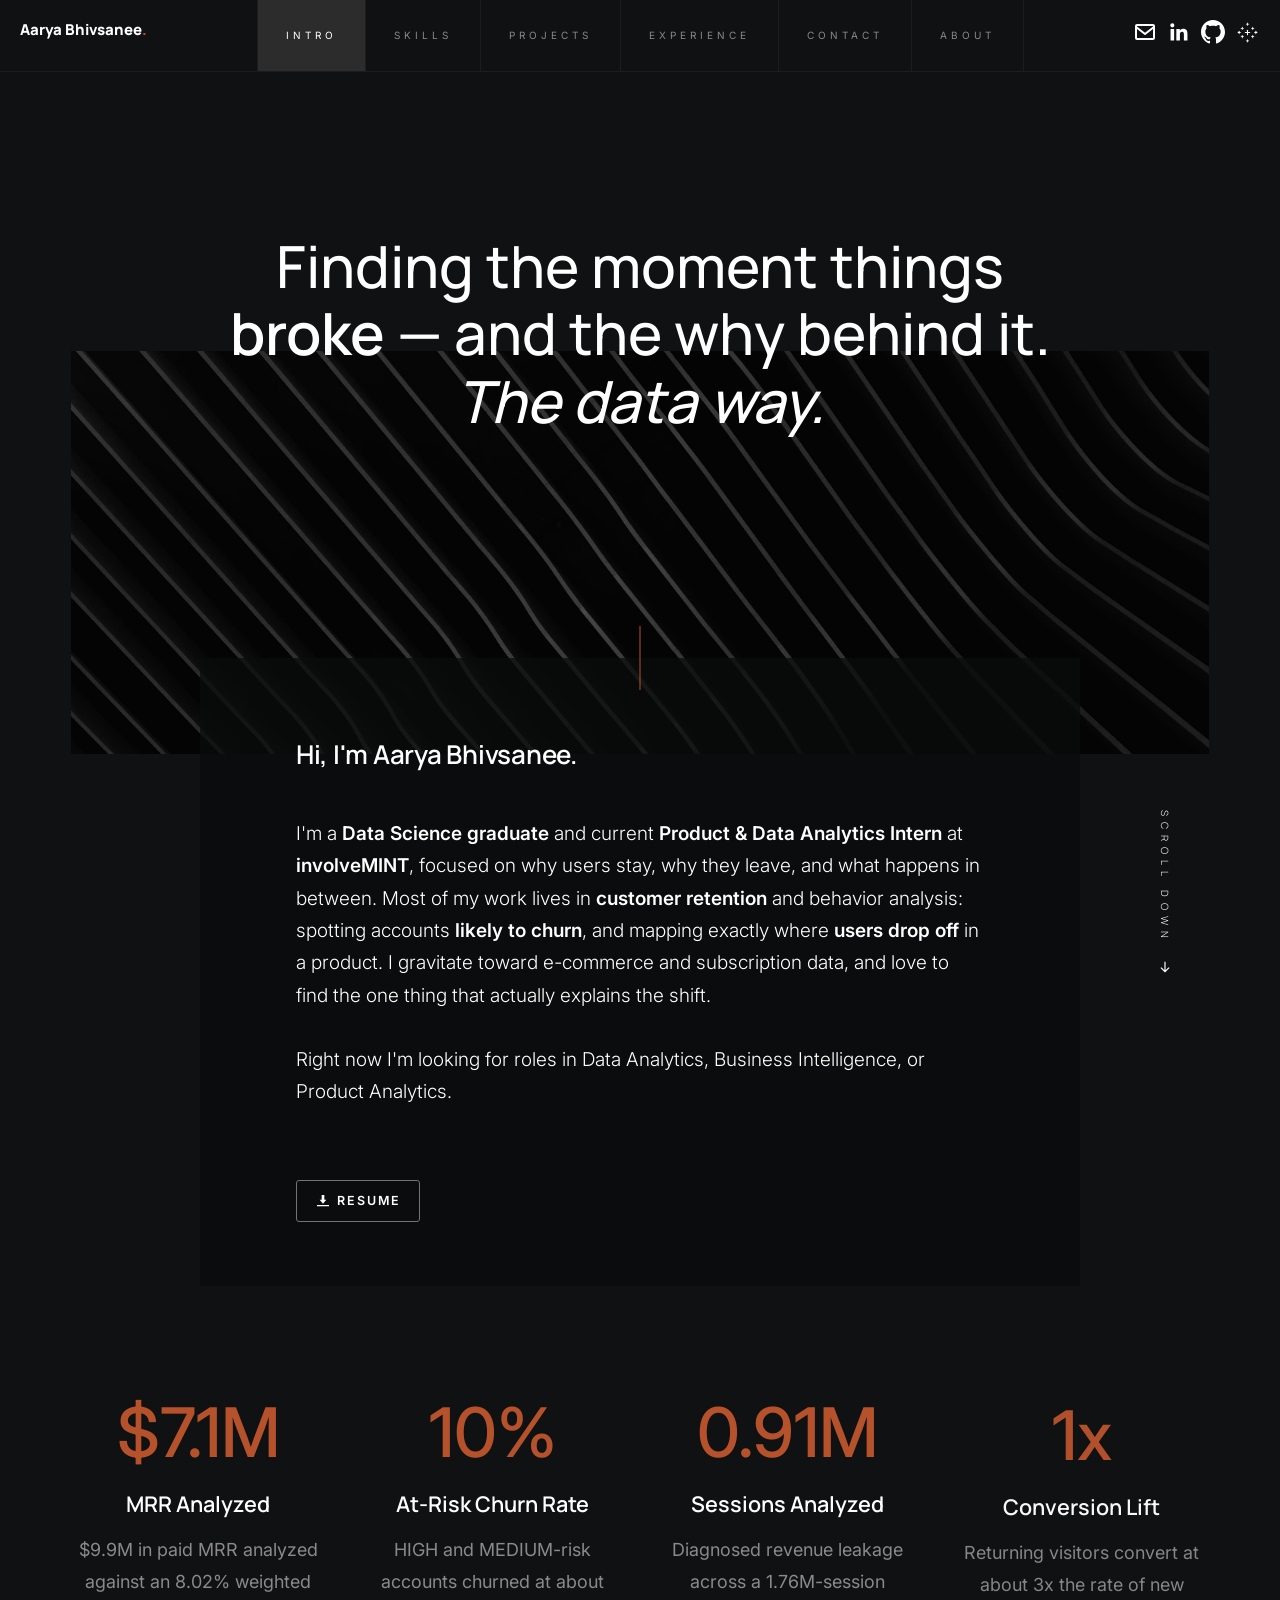
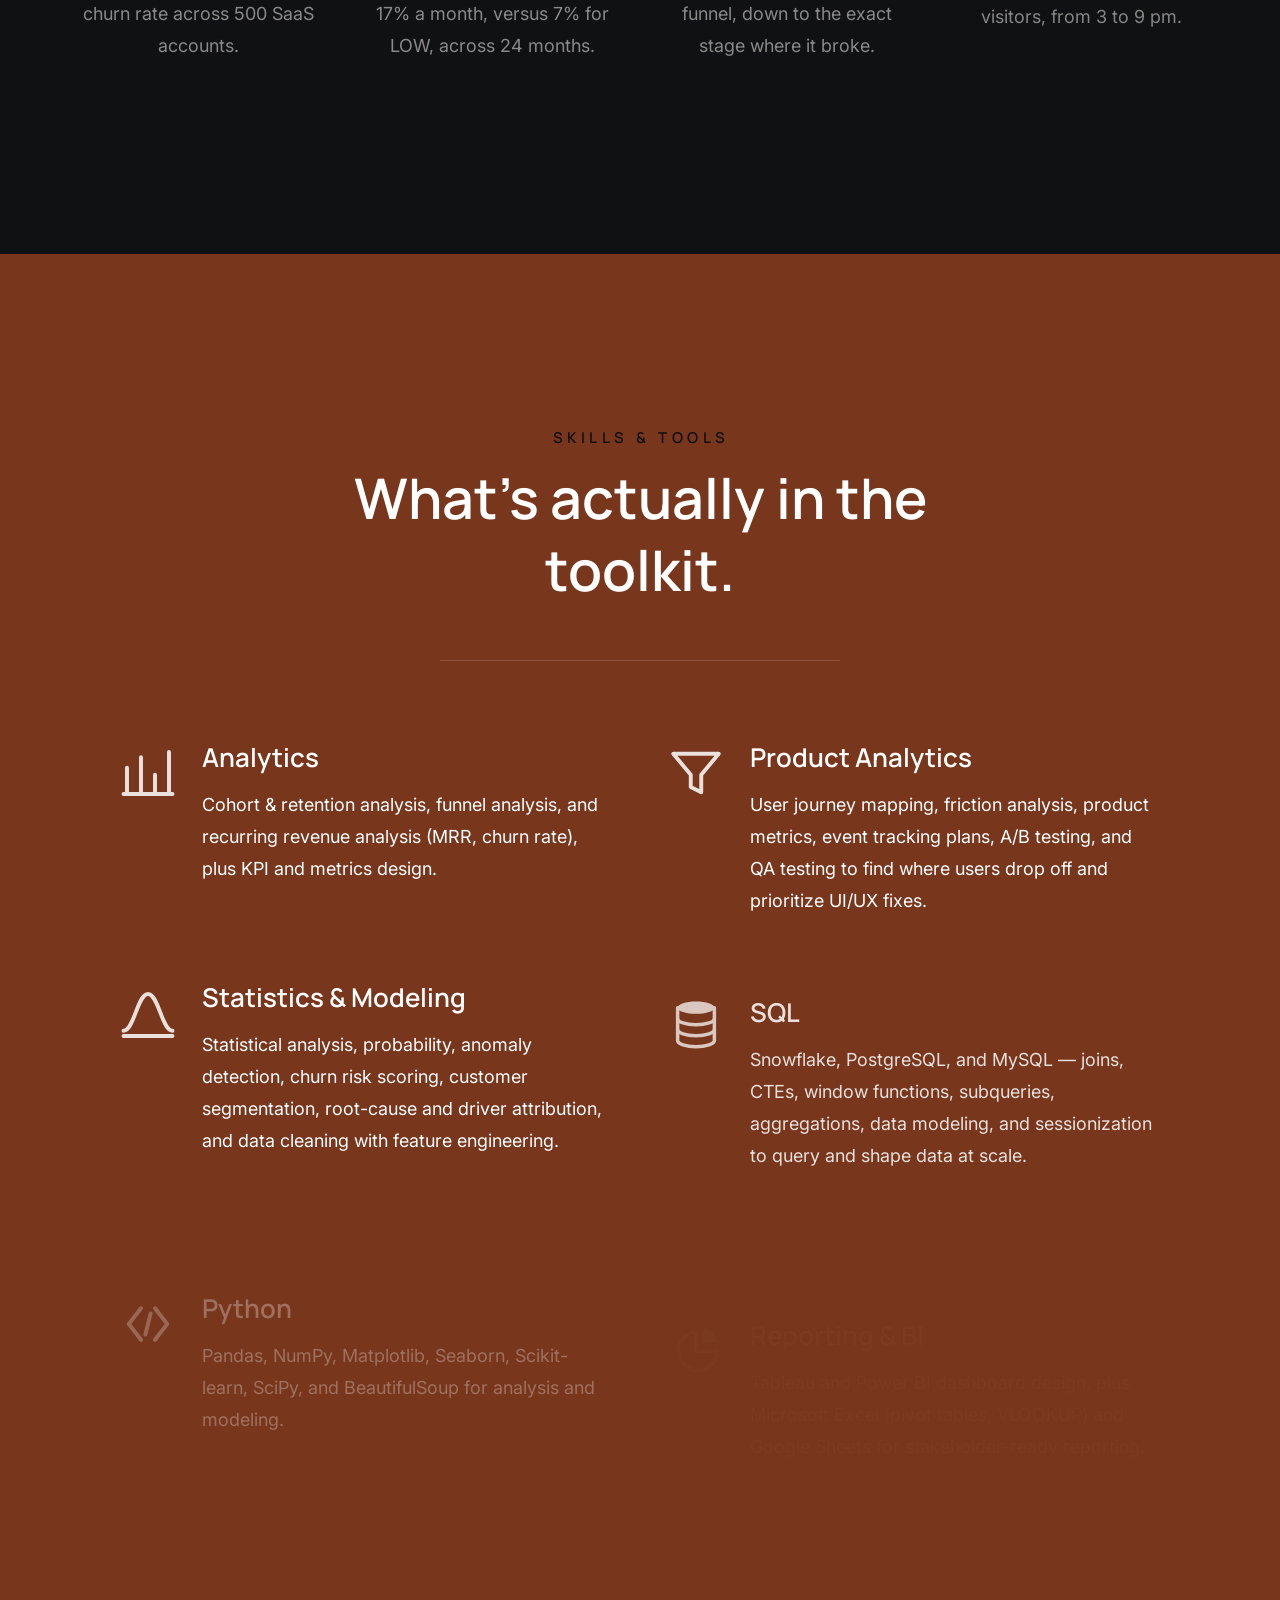
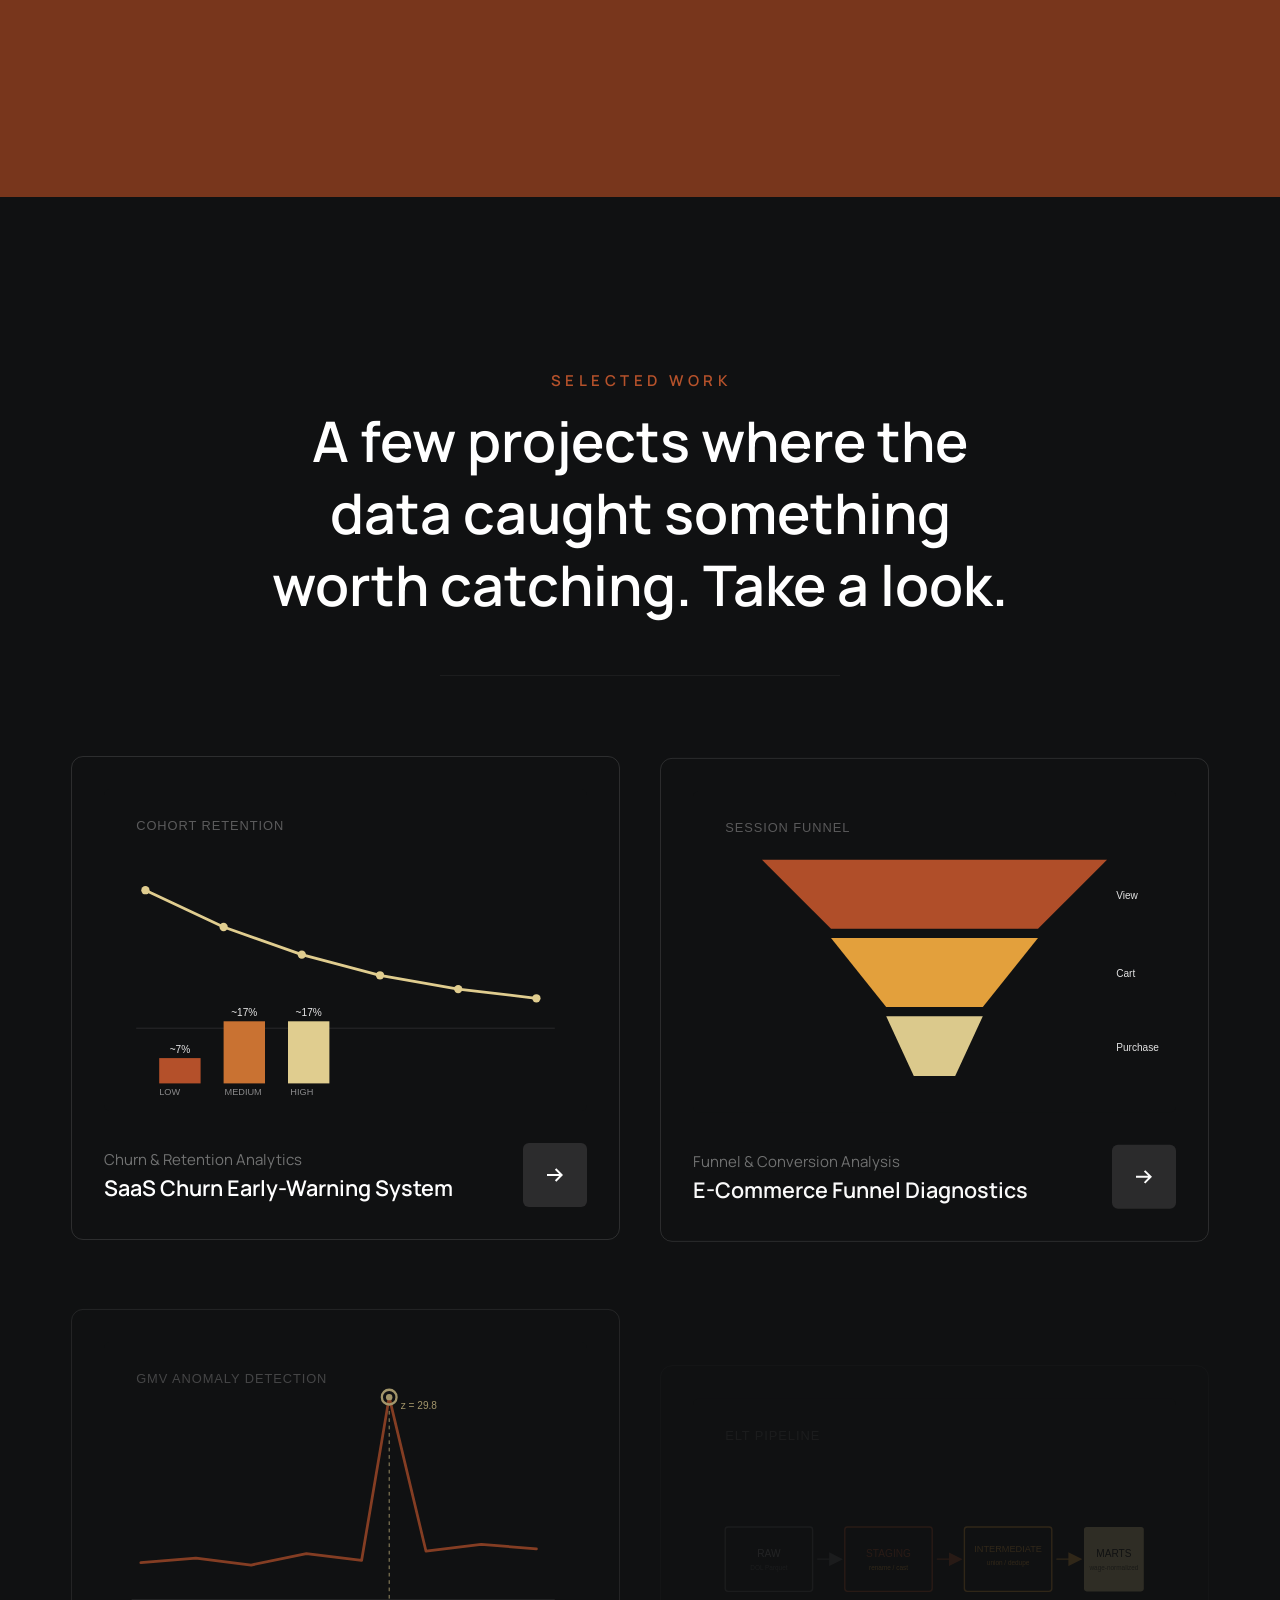
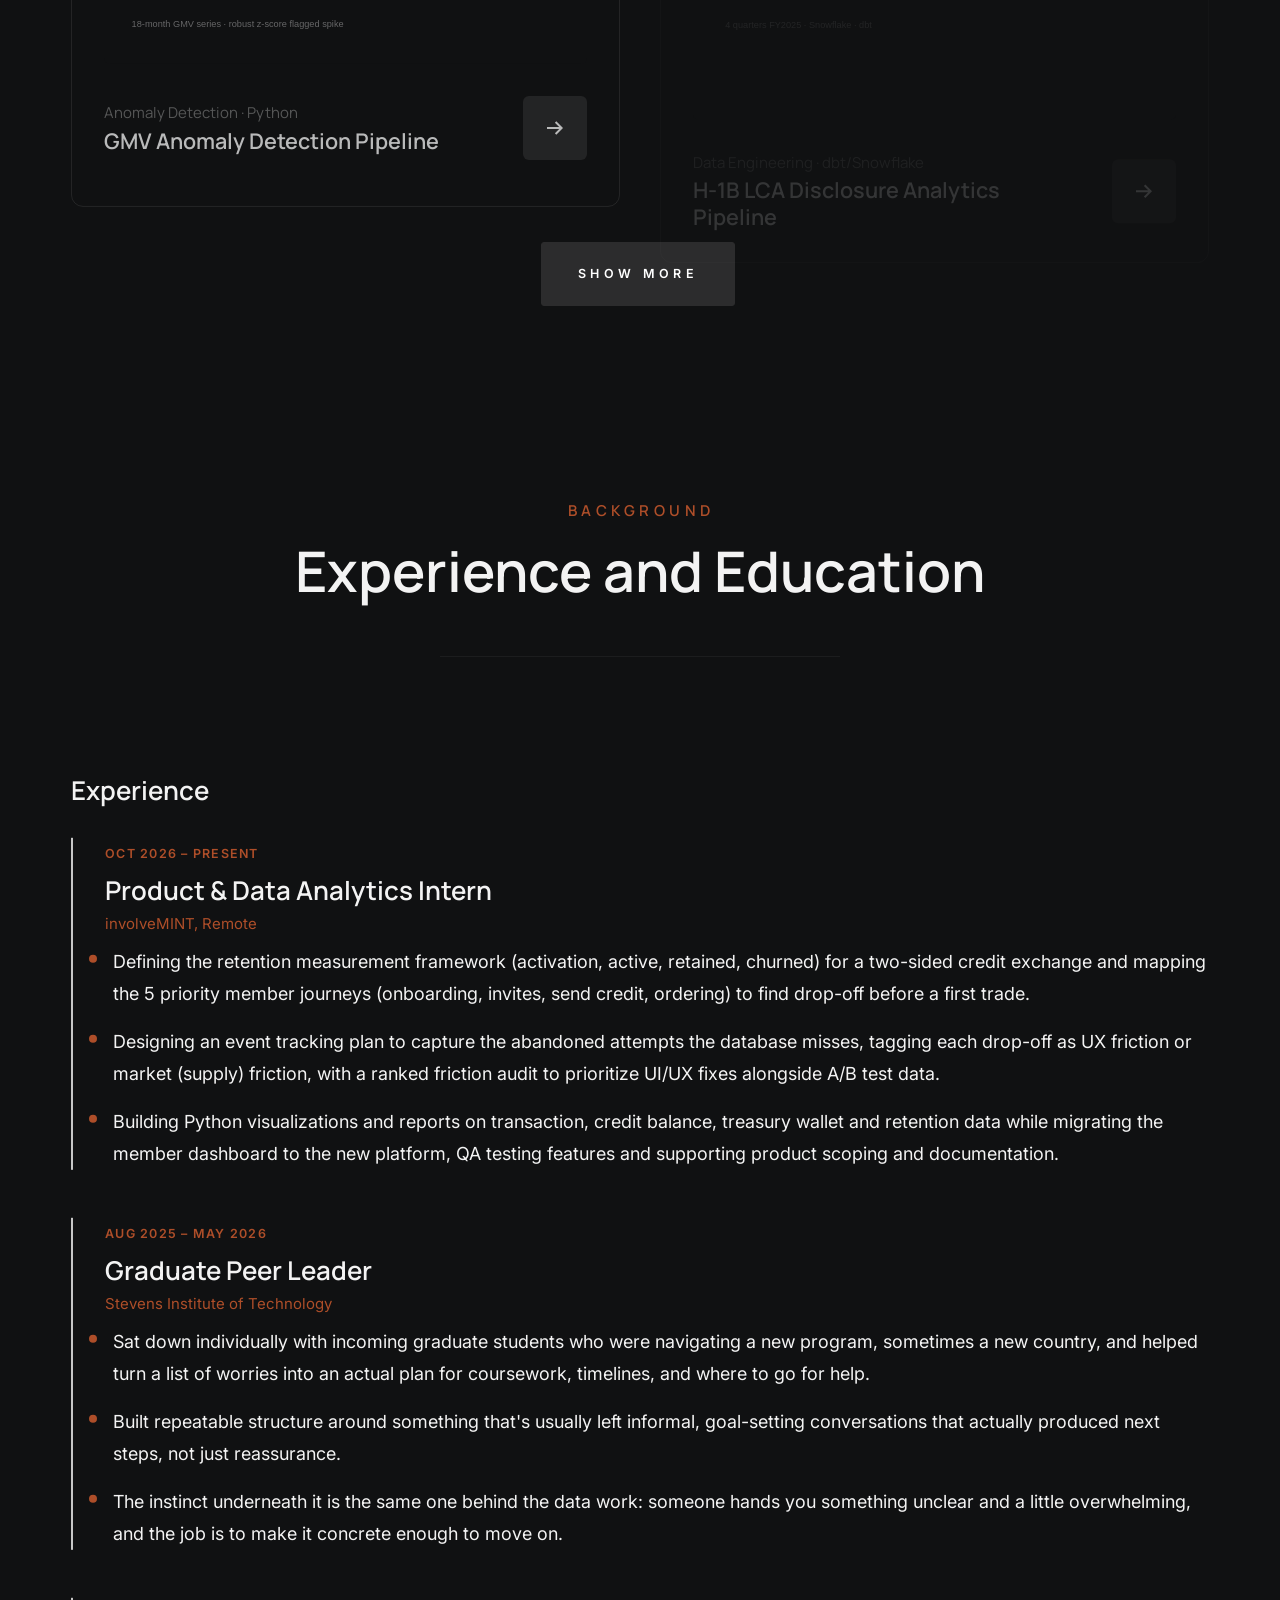
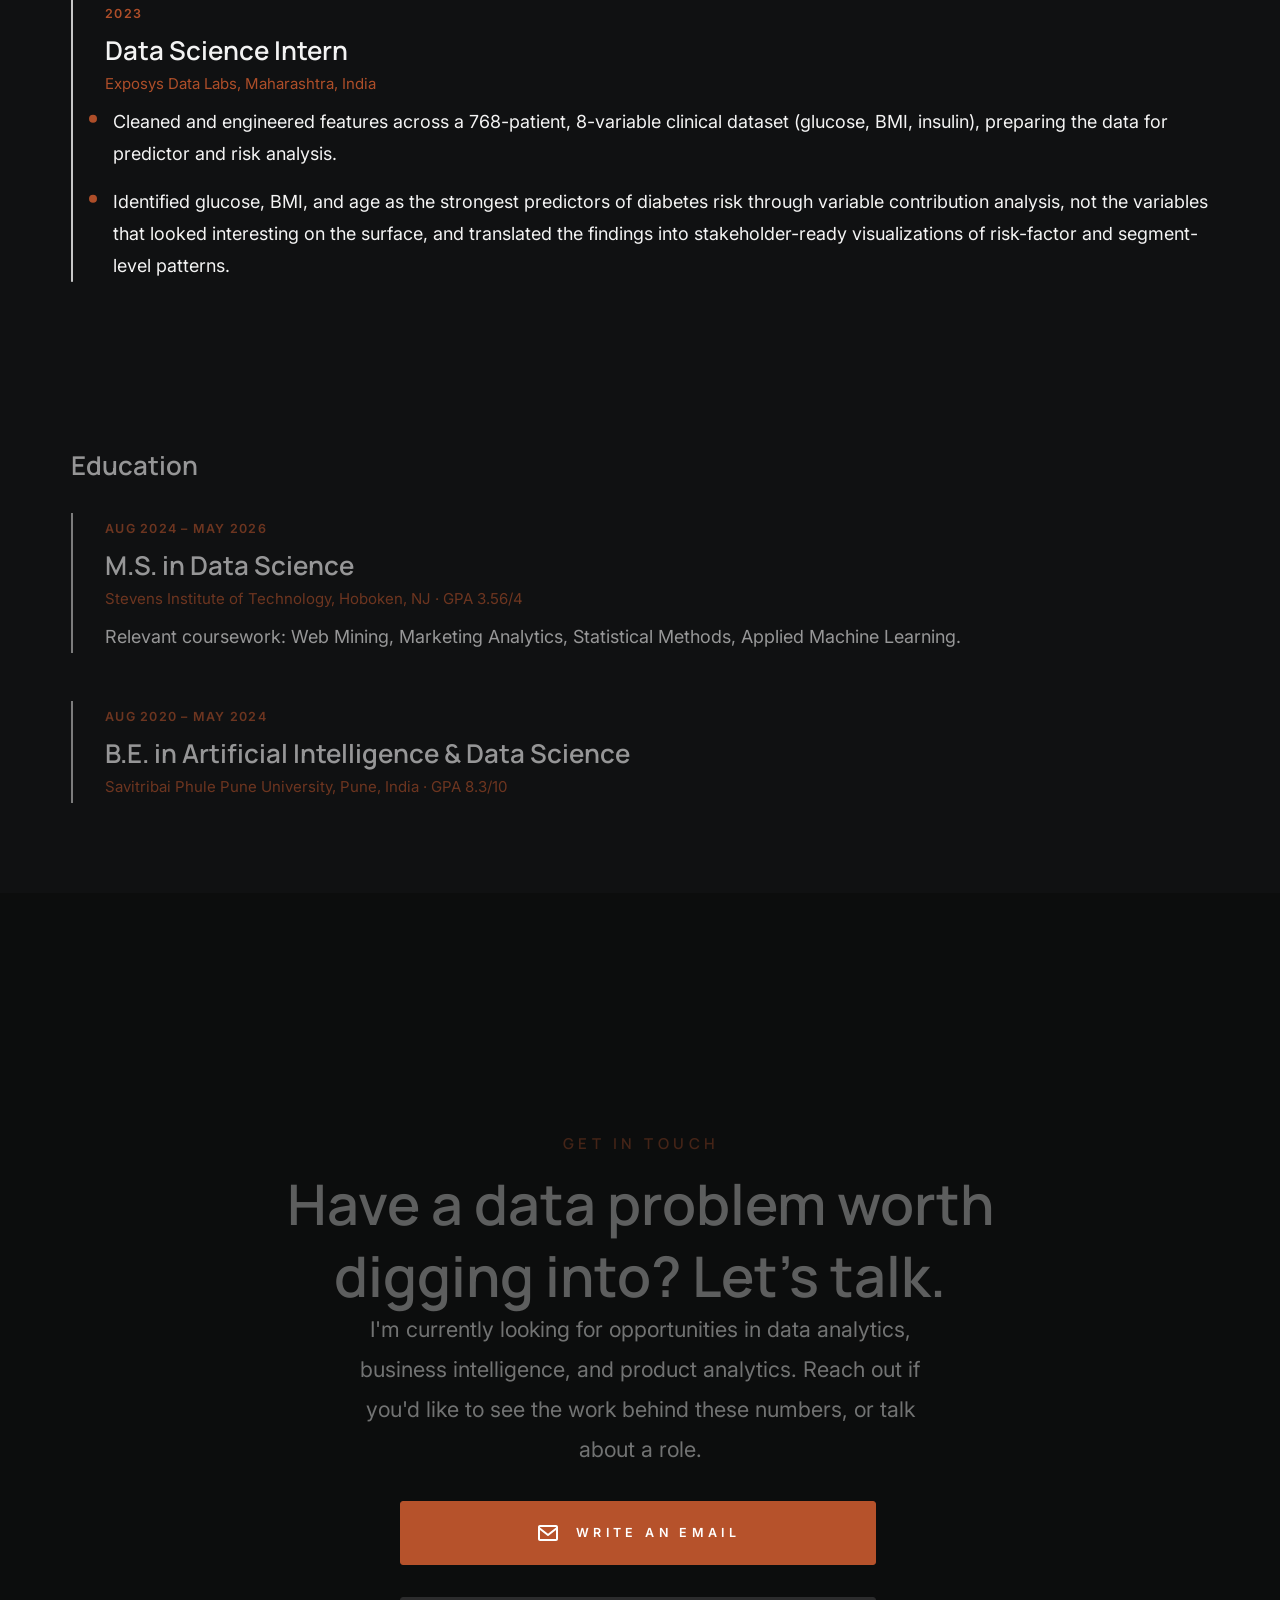
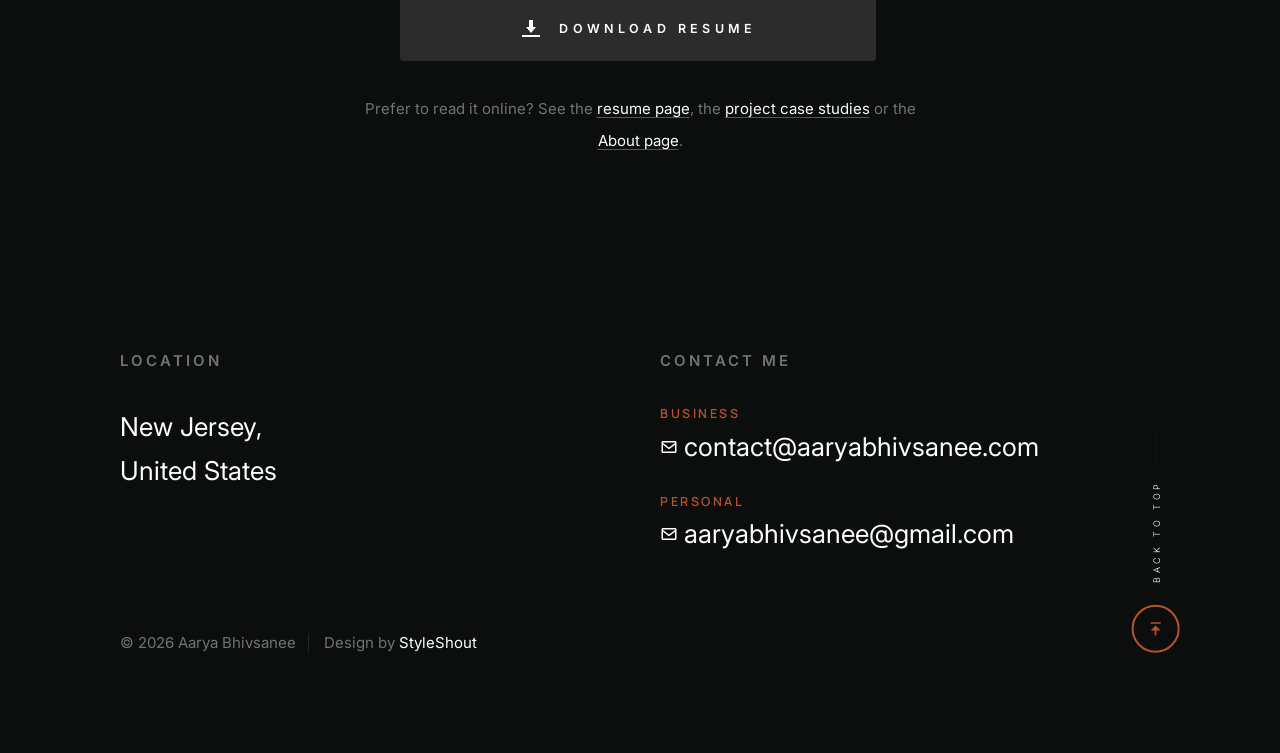
<file: index.html>
<!DOCTYPE html>
<html lang="en" class="no-js" >
<head>

    <!--- basic page needs
    ================================================== -->
    <meta charset="utf-8">
    <meta name="viewport" content="width=device-width, initial-scale=1">
    <title>Aarya Bhivsanee | Data &amp; Product Analyst in Newark, NJ</title>
    <meta name="description" content="Aarya Bhivsanee is a data and product analyst in Newark, NJ (M.S. Data Science, Stevens) focused on churn, retention and funnels. Open to analytics roles.">
    <meta name="robots" content="index,follow,max-image-preview:large,max-snippet:-1,max-video-preview:-1">
    <link rel="canonical" href="https://www.aaryabhivsanee.com/">

    <!-- social sharing (Open Graph + Twitter Card)
    ================================================== -->
    <meta property="og:type" content="website">
    <meta property="og:site_name" content="Aarya Bhivsanee">
    <meta property="og:locale" content="en_US">
    <meta property="og:url" content="https://www.aaryabhivsanee.com/">
    <meta property="og:title" content="Aarya Bhivsanee | Data &amp; Product Analyst in Newark, NJ">
    <meta property="og:description" content="Aarya Bhivsanee is a data and product analyst in Newark, NJ (M.S. Data Science, Stevens) focused on churn, retention and funnels. Open to analytics roles.">
    <meta property="og:image" content="https://www.aaryabhivsanee.com/images/og-image.jpg">
    <meta property="og:image:width" content="1200">
    <meta property="og:image:height" content="630">
    <meta property="og:image:alt" content="Aarya Bhivsanee, Data and Product Analyst">
    <meta name="twitter:card" content="summary_large_image">
    <meta name="twitter:title" content="Aarya Bhivsanee | Data &amp; Product Analyst in Newark, NJ">
    <meta name="twitter:description" content="Aarya Bhivsanee is a data and product analyst in Newark, NJ (M.S. Data Science, Stevens) focused on churn, retention and funnels. Open to analytics roles.">
    <meta name="twitter:image" content="https://www.aaryabhivsanee.com/images/og-image.jpg">
    <meta name="twitter:image:alt" content="Aarya Bhivsanee, Data and Product Analyst">

    <!-- structured data
    ================================================== -->
    <script type="application/ld+json">
    {
        "@context": "https://schema.org",
        "@graph": [
            {
                "@type": "WebSite",
                "@id": "https://www.aaryabhivsanee.com/#website",
                "url": "https://www.aaryabhivsanee.com/",
                "name": "Aarya Bhivsanee",
                "inLanguage": "en-US",
                "publisher": {
                    "@id": "https://www.aaryabhivsanee.com/#person"
                }
            },
            {
                "@type": "WebPage",
                "@id": "https://www.aaryabhivsanee.com/#webpage",
                "url": "https://www.aaryabhivsanee.com/",
                "name": "Aarya Bhivsanee | Data & Product Analyst in Newark, NJ",
                "description": "Aarya Bhivsanee is a data and product analyst in Newark, NJ (M.S. Data Science, Stevens) focused on churn, retention and funnels. Open to analytics roles.",
                "isPartOf": {
                    "@id": "https://www.aaryabhivsanee.com/#website"
                },
                "about": {
                    "@id": "https://www.aaryabhivsanee.com/#person"
                },
                "primaryImageOfPage": {
                    "@type": "ImageObject",
                    "url": "https://www.aaryabhivsanee.com/images/og-image.jpg",
                    "width": 1200,
                    "height": 630
                }
            },
            {
                "@type": "Person",
                "@id": "https://www.aaryabhivsanee.com/#person",
                "name": "Aarya Bhivsanee",
                "url": "https://www.aaryabhivsanee.com/",
                "jobTitle": "Product & Data Analytics Intern",
                "description": "Data and product analyst in Newark, NJ with an M.S. in Data Science from Stevens Institute of Technology, focused on customer retention, churn, funnel and anomaly analytics.",
                "image": "https://www.aaryabhivsanee.com/images/about-photo.jpg",
                "email": "mailto:contact@aaryabhivsanee.com",
                "address": {
                    "@type": "PostalAddress",
                    "addressLocality": "Newark",
                    "addressRegion": "NJ",
                    "addressCountry": "US"
                },
                "worksFor": {
                    "@type": "Organization",
                    "name": "involveMINT Inc."
                },
                "alumniOf": [
                    {
                        "@type": "CollegeOrUniversity",
                        "name": "Stevens Institute of Technology",
                        "address": {
                            "@type": "PostalAddress",
                            "addressLocality": "Hoboken",
                            "addressRegion": "NJ",
                            "addressCountry": "US"
                        }
                    },
                    {
                        "@type": "CollegeOrUniversity",
                        "name": "Savitribai Phule Pune University",
                        "address": {
                            "@type": "PostalAddress",
                            "addressLocality": "Pune",
                            "addressCountry": "IN"
                        }
                    }
                ],
                "knowsAbout": [
                    "Churn analysis",
                    "Customer retention analytics",
                    "Cohort analysis",
                    "Funnel analysis",
                    "Product analytics",
                    "A/B testing",
                    "Anomaly detection",
                    "SQL",
                    "Python",
                    "Tableau",
                    "Power BI",
                    "dbt",
                    "Snowflake",
                    "PostgreSQL"
                ],
                "sameAs": [
                    "https://github.com/aarya-7",
                    "https://linkedin.com/in/aarya-bhivsanee",
                    "https://public.tableau.com/app/profile/aarya.bhivsanee/vizzes"
                ]
            },
            {
                "@type": "ItemList",
                "name": "Selected projects",
                "itemListElement": [
                    {
                        "@type": "ListItem",
                        "position": 1,
                        "name": "SaaS Churn Early-Warning System",
                        "url": "https://www.aaryabhivsanee.com/projects/saas-churn-early-warning/"
                    },
                    {
                        "@type": "ListItem",
                        "position": 2,
                        "name": "E-Commerce Funnel Diagnostics",
                        "url": "https://www.aaryabhivsanee.com/projects/ecommerce-funnel-diagnostics/"
                    },
                    {
                        "@type": "ListItem",
                        "position": 3,
                        "name": "GMV Anomaly Detection Pipeline",
                        "url": "https://www.aaryabhivsanee.com/projects/gmv-anomaly-detection/"
                    },
                    {
                        "@type": "ListItem",
                        "position": 4,
                        "name": "H-1B LCA Disclosure Analytics Pipeline",
                        "url": "https://www.aaryabhivsanee.com/projects/h1b-lca-analytics-pipeline/"
                    },
                    {
                        "@type": "ListItem",
                        "position": 5,
                        "name": "Credit Card Fraud Detection",
                        "url": "https://www.aaryabhivsanee.com/projects/credit-card-fraud-detection/"
                    }
                ]
            }
        ]
    }
    </script>

    <script>
        document.documentElement.classList.remove('no-js');
        document.documentElement.classList.add('js');
    </script>

    <!-- fonts (preconnect + link instead of a blocking CSS @import)
    ================================================== -->
    <link rel="preconnect" href="https://fonts.googleapis.com">
    <link rel="preconnect" href="https://fonts.gstatic.com" crossorigin>
    <link rel="stylesheet" href="https://fonts.googleapis.com/css2?family=Inter:wght@300;400;500;600&family=Manrope:wght@300;400;500;600;700&display=swap">

    <!-- CSS
    ================================================== -->
    <link rel="stylesheet" href="css/vendor.css">
    <link rel="stylesheet" href="css/styles.css">

    <!-- favicons
    ================================================== -->
    <link rel="apple-touch-icon" sizes="180x180" href="apple-touch-icon.png">
    <link rel="icon" type="image/png" sizes="32x32" href="favicon-32x32.png">
    <link rel="icon" type="image/png" sizes="16x16" href="favicon-16x16.png">
    <link rel="manifest" href="site.webmanifest">

</head>

<body id="top">


    <!-- preloader
    ================================================== -->
    <div id="preloader">
        <div id="loader">
        </div>
    </div>


    <!-- page wrap
    ================================================== -->
    <div class="s-pagewrap">



        <!-- # site header
        ================================================== -->
        <header class="s-header">

            <div class="s-header__block">
                <div class="s-header__logo">
                    <a class="logo" href="index.html">
                        <span class="logo__text">Aarya Bhivsanee<span class="logo__accent">.</span></span>
                    </a>
                </div>

                <a class="s-header__menu-toggle" href="#0"><span>Menu</span></a>
            </div> <!-- end s-header__block -->

            <div class="row s-header__nav-wrap">
                <nav class="s-header__nav">
                    <ul>
                        <li class="current"><a href="#intro" class="smoothscroll">Intro</a></li>
                        <li><a href="#skills" class="smoothscroll">Skills</a></li>
                        <li><a href="#projects" class="smoothscroll">Projects</a></li>
                        <li><a href="#experience" class="smoothscroll">Experience</a></li>
                        <li><a href="#contact" class="smoothscroll">Contact</a></li>
                        <li><a href="about.html">About</a></li>
                    </ul>
                </nav>

                <ul class="s-header__social">
                    <li>
                        <a href="mailto:contact@aaryabhivsanee.com">
                            <svg xmlns="http://www.w3.org/2000/svg" width="24" height="24" viewBox="0 0 24 24" style="fill:rgba(0, 0, 0, 1);transform:;-ms-filter:"><path d="M20,4H4C2.897,4,2,4.897,2,6v12c0,1.103,0.897,2,2,2h16c1.103,0,2-0.897,2-2V6C22,4.897,21.103,4,20,4z M20,6v0.511 l-8,6.223L4,6.512V6H20z M4,18V9.044l7.386,5.745C11.566,14.93,11.783,15,12,15s0.434-0.07,0.614-0.211L20,9.044L20.002,18H4z"></path></svg>
                            <span class="screen-reader-text">Email</span>
                        </a>
                    </li>
                    <li>
                        <a href="https://linkedin.com/in/aarya-bhivsanee" target="_blank" rel="noopener">
                            <svg xmlns="http://www.w3.org/2000/svg" width="24" height="24" viewBox="0 0 24 24" style="fill:rgba(0, 0, 0, 1);transform:;-ms-filter:"><path d="M20.447 20.452h-3.554v-5.569c0-1.328-.027-3.037-1.852-3.037-1.853 0-2.136 1.445-2.136 2.939v5.667H9.351V9h3.414v1.561h.046c.477-.9 1.637-1.85 3.37-1.85 3.601 0 4.267 2.37 4.267 5.455v6.286zM5.337 7.433a2.062 2.062 0 1 1 0-4.124 2.062 2.062 0 0 1 0 4.124zM7.114 20.452H3.558V9h3.556v11.452z"></path></svg>
                            <span class="screen-reader-text">LinkedIn</span>
                        </a>
                    </li>
                    <li>
                        <a href="https://github.com/aarya-7" target="_blank" rel="noopener">
                            <svg xmlns="http://www.w3.org/2000/svg" width="24" height="24" viewBox="0 0 24 24" style="fill:rgba(0, 0, 0, 1);transform:;-ms-filter:"><path d="M12 0C5.37 0 0 5.373 0 12c0 5.303 3.438 9.8 8.205 11.387.6.113.82-.258.82-.577 0-.285-.01-1.04-.015-2.04-3.338.724-4.042-1.61-4.042-1.61-.546-1.385-1.333-1.755-1.333-1.755-1.089-.745.084-.729.084-.729 1.205.084 1.84 1.237 1.84 1.237 1.07 1.834 2.807 1.304 3.492.997.108-.775.42-1.305.763-1.605-2.665-.303-5.467-1.332-5.467-5.93 0-1.31.469-2.381 1.236-3.221-.124-.303-.536-1.523.117-3.176 0 0 1.008-.322 3.301 1.23.957-.266 1.983-.399 3.003-.404 1.02.005 2.047.138 3.006.404 2.291-1.552 3.297-1.23 3.297-1.23.655 1.653.243 2.873.12 3.176.77.84 1.235 1.911 1.235 3.221 0 4.609-2.807 5.624-5.479 5.921.43.372.823 1.102.823 2.222 0 1.606-.014 2.898-.014 3.293 0 .322.216.694.825.576C20.565 21.796 24 17.3 24 12c0-6.627-5.373-12-12-12z"></path></svg>
                            <span class="screen-reader-text">GitHub</span>
                        </a>
                    </li>
                    <li>
                        <a href="https://public.tableau.com/app/profile/aarya.bhivsanee/vizzes" target="_blank" rel="noopener">
                            <svg class="icon-tableau" xmlns="http://www.w3.org/2000/svg" width="24" height="24" viewBox="0 0 24 24" style="fill:rgba(0, 0, 0, 1);transform:;-ms-filter:">
                                <g transform="translate(12,4)"><rect x="-0.4" y="-1.6" width="0.8" height="3.2" rx="0.4" ry="0.4"></rect><rect x="-1.6" y="-0.4" width="3.2" height="0.8" rx="0.4" ry="0.4"></rect></g>
                                <g transform="translate(7,8)"><rect x="-0.4" y="-1.6" width="0.8" height="3.2" rx="0.4" ry="0.4"></rect><rect x="-1.6" y="-0.4" width="3.2" height="0.8" rx="0.4" ry="0.4"></rect></g>
                                <g transform="translate(17,8)"><rect x="-0.4" y="-1.6" width="0.8" height="3.2" rx="0.4" ry="0.4"></rect><rect x="-1.6" y="-0.4" width="3.2" height="0.8" rx="0.4" ry="0.4"></rect></g>
                                <g transform="translate(4,12)"><rect x="-0.4" y="-1.6" width="0.8" height="3.2" rx="0.4" ry="0.4"></rect><rect x="-1.6" y="-0.4" width="3.2" height="0.8" rx="0.4" ry="0.4"></rect></g>
                                <g transform="translate(12,12)"><rect x="-0.5" y="-2.6" width="1" height="5.2" rx="0.5" ry="0.5"></rect><rect x="-2.6" y="-0.5" width="5.2" height="1" rx="0.5" ry="0.5"></rect></g>
                                <g transform="translate(20,12)"><rect x="-0.4" y="-1.6" width="0.8" height="3.2" rx="0.4" ry="0.4"></rect><rect x="-1.6" y="-0.4" width="3.2" height="0.8" rx="0.4" ry="0.4"></rect></g>
                                <g transform="translate(7,16)"><rect x="-0.4" y="-1.6" width="0.8" height="3.2" rx="0.4" ry="0.4"></rect><rect x="-1.6" y="-0.4" width="3.2" height="0.8" rx="0.4" ry="0.4"></rect></g>
                                <g transform="translate(17,16)"><rect x="-0.4" y="-1.6" width="0.8" height="3.2" rx="0.4" ry="0.4"></rect><rect x="-1.6" y="-0.4" width="3.2" height="0.8" rx="0.4" ry="0.4"></rect></g>
                                <g transform="translate(12,20)"><rect x="-0.4" y="-1.6" width="0.8" height="3.2" rx="0.4" ry="0.4"></rect><rect x="-1.6" y="-0.4" width="3.2" height="0.8" rx="0.4" ry="0.4"></rect></g>
                            </svg>
                            <span class="screen-reader-text">Tableau Public</span>
                        </a>
                    </li>
                </ul>
            </div> <!-- end s-header__nav-wrap -->

        </header> <!-- end s-header -->

        <main>

        <!-- # intro
        ================================================== -->
        <section id="intro" class="s-intro target-section">

            <div class="row">
                <div class="column">
                    <div class="s-intro__top-block">
                        <span class="s-intro__bg"></span>

                        <p class="s-intro__text" id="js-intro-rotator" aria-live="off">Finding the moment things <b>broke</b> — and the why behind it. <em>The data way.</em></p>

                        <a href="#skills" class="s-intro__scroll-down smoothscroll">
                            <span>Scroll Down</span>
                            <svg xmlns="http://www.w3.org/2000/svg" width="24" height="24" viewBox="0 0 24 24" style="fill:rgba(0, 0, 0, 1);transform:rotate(180deg);-ms-filter:progid:DXImageTransform.Microsoft.BasicImage(rotation=2)"><path d="M21 11L6.414 11 11.707 5.707 10.293 4.293 2.586 12 10.293 19.707 11.707 18.293 6.414 13 21 13z"></path></svg>
                        </a>
                    </div>
                </div>
            </div>

            <div class="row row-x-center s-intro__about-wrap">
                <div class="column s-intro__about">
                    <h1 class="s-intro__about-title">Hi, I'm Aarya Bhivsanee.</h1>

                    <p>
                    I'm a <span class="s-intro__highlight">Data Science graduate</span> and current
                    <span class="s-intro__highlight">Product &amp; Data Analytics Intern</span> at
                    <span class="s-intro__highlight">involveMINT</span>, focused on why users stay, why they leave, and what happens in between. Most of my work lives in
                    <span class="s-intro__highlight">customer retention</span> and behavior analysis: spotting accounts
                    <span class="s-intro__highlight">likely to churn</span>, and mapping exactly where
                    <span class="s-intro__highlight">users drop off</span> in a product. I gravitate toward e-commerce
                    and subscription data, and love to find the one thing that actually explains the shift.
                    </p>

                    <p>
                    Right now I'm looking for roles in Data Analytics, Business Intelligence, or Product Analytics.
                    </p>

                    <a href="Resume_AaryaBhivsanee.pdf" class="s-intro__resume-link" download>
                        <svg xmlns="http://www.w3.org/2000/svg" width="16" height="16" viewBox="0 0 24 24"><path d="M12 16l5-6h-3V3h-4v7H7l5 6zm-9 2h18v2H3v-2z"></path></svg>
                        Resume
                    </a>

                </div>
            </div>

            <div class="row about-stats stats block-lg-one-fourth block-md-one-half block-mob-whole" data-animate-block>

                <div class="column stats__item" data-animate-el>
                    <div class="stats__count" data-counter="9.9" data-round="10">$<span>0</span>M</div>
                    <h5>MRR Analyzed</h5>
                    <p>
                    $9.9M in paid MRR analyzed against an 8.02% weighted churn rate
                    across 500 SaaS accounts.
                    </p>
                </div>
                <div class="column stats__item" data-animate-el>
                    <div class="stats__count" data-counter="17" data-round="1"><span>0</span>%</div>
                    <h5>At-Risk Churn Rate</h5>
                    <p>
                    HIGH and MEDIUM-risk accounts churned at about 17% a month,
                    versus 7% for LOW, across 24 months.
                    </p>
                </div>
                <div class="column stats__item" data-animate-el>
                    <div class="stats__count" data-counter="1.76" data-round="100"><span>0</span>M</div>
                    <h5>Sessions Analyzed</h5>
                    <p>
                    Diagnosed revenue leakage across a 1.76M-session funnel, down to
                    the exact stage where it broke.
                    </p>
                </div>
                <div class="column stats__item" data-animate-el>
                    <div class="stats__count" data-counter="3" data-round="1"><span>0</span>x</div>
                    <h5>Conversion Lift</h5>
                    <p>
                    Returning visitors convert at about 3x the rate of new visitors, from 3 to 9 pm.
                    </p>
                </div>

            </div> <!-- end about-stats -->

        </section> <!-- end s-intro -->


        <!-- # skills
        ================================================== -->
        <section id="skills" class="s-services target-section">

            <div class="row section-header has-bottom-sep" data-animate-block>
                <div class="column lg-12" data-animate-el>
                    <h2 class="text-pretitle">Skills &amp; Tools</h2>
                    <h3 class="text-display-title">
                        What's actually in the toolkit.
                    </h3>
                </div>
            </div> <!-- end section-header -->

            <div class="row services-list block-lg-one-half block-tab-whole" data-animate-block>

                <div class="column service-item" data-animate-el>
                    <div class="service-icon-block">
                        <span class="service-icon service-icon--analytics"></span>
                    </div>
                    <div class="service-text">
                        <h3 class="h4">Analytics</h3>
                        <p>Cohort &amp; retention analysis, funnel analysis, and recurring revenue analysis (MRR, churn rate), plus KPI and metrics design.
                        </p>
                    </div>
                </div>

                                <div class="column service-item" data-animate-el>
                    <div class="service-icon-block">
                        <span class="service-icon service-icon--product"></span>
                    </div>
                    <div class="service-text">
                        <h3 class="h4">Product Analytics</h3>
                        <p>User journey mapping, friction analysis, product metrics, event tracking plans, A/B testing, and QA testing to find where users drop off and prioritize UI/UX fixes.
                        </p>
                    </div>
                </div>

                <div class="column service-item" data-animate-el>
                    <div class="service-icon-block">
                        <span class="service-icon service-icon--stats"></span>
                    </div>
                    <div class="service-text">
                        <h3 class="h4">Statistics &amp; Modeling</h3>
                        <p>Statistical analysis, probability, anomaly detection, churn risk scoring, customer segmentation, root-cause and driver attribution, and data cleaning with feature engineering.
                        </p>
                    </div>
                </div>

<div class="column service-item" data-animate-el>
                    <div class="service-icon-block">
                        <span class="service-icon service-icon--sql"></span>
                    </div>
                    <div class="service-text">
                        <h3 class="h4">SQL</h3>
                        <p>Snowflake, PostgreSQL, and MySQL — joins, CTEs, window functions, subqueries, aggregations, data modeling, and sessionization to query and shape data at scale.
                        </p>
                    </div>
                </div>

                <div class="column service-item" data-animate-el>
                    <div class="service-icon-block">
                        <span class="service-icon service-icon--python"></span>
                    </div>
                    <div class="service-text">
                        <h3 class="h4">Python</h3>
                        <p>Pandas, NumPy, Matplotlib, Seaborn, Scikit-learn, SciPy, and BeautifulSoup for analysis and modeling.
                        </p>
                    </div>
                </div>

                <div class="column service-item" data-animate-el>
                    <div class="service-icon-block">
                        <span class="service-icon service-icon--reporting"></span>
                    </div>
                    <div class="service-text">
                        <h3 class="h4">Reporting &amp; BI</h3>
                        <p>Tableau and Power BI dashboard design, plus Microsoft Excel (pivot tables, VLOOKUP) and Google Sheets for stakeholder-ready reporting.
                        </p>
                    </div>
                </div>

                <div class="column service-item" data-animate-el>
                    <div class="service-icon-block">
                        <span class="service-icon service-icon--datatools"></span>
                    </div>
                    <div class="service-text">
                        <h3 class="h4">Data Tools</h3>
                        <p>dbt, Jupyter Notebook, and Git/GitHub for reproducible analysis, plus Microsoft PowerPoint for clear communication.
                        </p>
                    </div>
                </div>

                <div class="column service-item" data-animate-el>
                    <div class="service-icon-block">
                        <span class="service-icon service-icon--ai"></span>
                    </div>
                    <div class="service-text">
                        <h3 class="h4">AI-Assisted Workflows</h3>
                        <p>Claude, Claude API, ChatGPT, Gemini, and n8n to speed up EDA, automate write-ups, and
                        prototype analysis pipelines.
                        </p>
                    </div>
                </div>

            </div> <!-- end services-list -->

        </section> <!-- end s-services -->


        <!-- ## projects
        ================================================== -->
        <section id="projects" class="s-works target-section">

            <div class="row section-header section-header--dark has-bottom-sep" data-animate-block>
                <div class="column lg-12" data-animate-el>
                    <h2 class="text-pretitle">Selected Work</h2>
                    <h3 class="text-display-title">A few projects where the data caught something worth catching. Take a look.</h3>
                </div>
            </div> <!-- end section-header -->

            <div class="row folio-list block-lg-one-half block-tab-whole" data-animate-block>

                <div class="column">
                    <div class="folio-item" data-animate-el>
                        <div class="folio-item__thumb-wrap">
                            <div class="folio-item__thumb">
                                <a class="folio-item__thumb-link" href="/projects/saas-churn-early-warning/" aria-label="Read the case study: SaaS Churn Early-Warning System">
                                    <img src="images/portfolio/project-churn.svg" alt="Cohort retention and churn risk-band chart" width="1050" height="700" loading="lazy" decoding="async">
                                </a>
                            </div>
                            <div class="folio-item__info">
                                <div class="folio-item__cat">Churn &amp; Retention Analytics</div>
                                <h4 class="folio-item__title">SaaS Churn Early-Warning System</h4>
                            </div>
                            <a href="https://github.com/aarya-7/Saas-retention-churn-early-warning" title="View SaaS Churn Early-Warning System on GitHub" class="folio-item__project-link" target="_blank" rel="noopener">View SaaS Churn Early-Warning System on GitHub</a>
                            <span class="folio-item__arrow" aria-hidden="true"><svg xmlns="http://www.w3.org/2000/svg" width="24" height="24" viewBox="0 0 24 24"><path d="M13.3 5.3l-1.4 1.4 4.3 4.3H4v2h12.2l-4.3 4.3 1.4 1.4L20 12z"></path></svg></span>
                        </div>
                        <div class="folio-item__caption">
                            <ul class="disc">
                                <li>Flagged who was about to leave: HIGH and MEDIUM-risk accounts churned at about 17% a month versus 7% for LOW across 24 months, using a rule-based score with reason codes (usage drop, errors, low CSAT, slow resolution).</li>
                                <li>Showed where customers are lost: retention fell from 90.1% at month 1 to 57.4% at month 6 in PostgreSQL cohort curves, making onboarding the highest-leverage window.</li>
                                <li>Caught churn getting worse: monthly logo churn rose from about 6% (May to Jul 2024) to 8 to 11% (Aug to Dec), lifting churned MRR to $400K to $500K a month, with 1–5 seat accounts losing about 18% of MRR a month.</li>
                            </ul>
                        </div>
                        <div class="folio-item__detail" hidden>
                            <div class="folio-item__detail-cat">Churn &amp; Retention Analytics</div>
                            <h3 class="folio-item__detail-title">SaaS Churn Early-Warning System</h3>
                            <p>RavenStack, a synthetic SaaS company, needed to know not just that churn was
                            happening, but where it was concentrated and whether a simple, explainable
                            warning system could actually catch it before the fact.</p>
                            <p>Working in PostgreSQL, I built cohort retention tracking (M1/M3/M6) to find
                            where the drop-off actually starts, quantified churned MRR by segment to find
                            where the dollars were leaking from, and validated a rules-based risk-banding
                            system — HIGH/MEDIUM/LOW — against real churn outcomes rather than just
                            theorizing about which signals should matter.</p>
                            <p>The risk bands held up under validation: HIGH and MEDIUM-risk accounts churned at about 17% a month versus 7% for LOW across 24 months, with the score explained by reason codes (usage drop, errors, low CSAT, slow resolution). The whole thing was packaged into executive-facing Tableau dashboards,
                            so the answer to "who's at risk and why" didn't require a SQL query every time
                            someone asked.</p>
                        </div>
                    </div>
                </div> <!-- end column -->

                <div class="column">
                    <div class="folio-item" data-animate-el>
                        <div class="folio-item__thumb-wrap">
                            <div class="folio-item__thumb">
                                <a class="folio-item__thumb-link" href="/projects/ecommerce-funnel-diagnostics/" aria-label="Read the case study: E-Commerce Funnel Diagnostics">
                                    <img src="images/portfolio/project-funnel.svg" alt="E-commerce session funnel diagram" width="1050" height="700" loading="lazy" decoding="async">
                                </a>
                            </div>
                            <div class="folio-item__info">
                                <div class="folio-item__cat">Funnel &amp; Conversion Analysis</div>
                                <h4 class="folio-item__title">E-Commerce Funnel Diagnostics</h4>
                            </div>
                            <a href="https://github.com/aarya-7/retail_rocket-funnel_analytics" title="View E-Commerce Funnel Diagnostics on GitHub" class="folio-item__project-link" target="_blank" rel="noopener">View E-Commerce Funnel Diagnostics on GitHub</a>
                            <span class="folio-item__arrow" aria-hidden="true"><svg xmlns="http://www.w3.org/2000/svg" width="24" height="24" viewBox="0 0 24 24"><path d="M13.3 5.3l-1.4 1.4 4.3 4.3H4v2h12.2l-4.3 4.3 1.4 1.4L20 12z"></path></svg></span>
                        </div>
                        <div class="folio-item__caption">
                            <ul class="disc">
                                <li>Located the real leak: 97.8% of viewing sessions never reach cart, while 72.8% cart abandonment sits near the roughly 70% industry average, so the fix is the product page and add-to-cart step, not a checkout redesign.</li>
                                <li>Found returning visitors converting at about 3x new visitors from 3 to 9 pm and several high-traffic categories below average, shaping 3 proposed A/B tests (product page, category UX, cart recovery).</li>
                                <li>Built a PostgreSQL session mart (1,761,675 sessions; 30-minute sessionization, window functions) feeding 4 Tableau dashboards on funnel health, segmentation, category performance and time to convert, because aggregate metrics alone would have hidden the leak.</li>
                            </ul>
                        </div>
                        <div class="folio-item__detail" hidden>
                            <div class="folio-item__detail-cat">Funnel &amp; Conversion Analysis</div>
                            <h3 class="folio-item__detail-title">E-Commerce Funnel Diagnostics</h3>
                            <p>The instinct going in was that checkout would be the leak — it usually is.
                            Working from the RetailRocket eCommerce events dataset (views, add-to-cart,
                            transactions), I built a session-level clickstream mart in PostgreSQL from
                            scratch: sessionization, timestamp cleaning, and stage-by-stage conversion
                            tracking across the full funnel.</p>
                            <p>The data told a different story. 97.8% of viewing sessions never reached cart, while 72.8% cart abandonment sat near the roughly 70% industry average. Aggregate,
                            top-line metrics would have hidden this entirely; only session-level tracking
                            surfaced exactly where the funnel actually breaks.</p>
                            <p>That reframed the fix: not a checkout redesign, but product-page clarity. I
                            also found returning visitors converting at about 3x the rate of new visitors from 3 to 9 pm, pointing at the first-visit experience as much as the funnel
                            itself. The output was 3 proposed A/B tests (PDP clarity, category UX, cart
                            recovery) and 4 Tableau dashboards, packaged into a stakeholder memo — not just
                            a chart, a specific, arguable recommendation.</p>
                        </div>
                    </div>
                </div> <!-- end column -->

                <div class="column">
                    <div class="folio-item" data-animate-el>
                        <div class="folio-item__thumb-wrap">
                            <div class="folio-item__thumb">
                                <a class="folio-item__thumb-link" href="/projects/gmv-anomaly-detection/" aria-label="Read the case study: GMV Anomaly Detection Pipeline">
                                    <img src="images/portfolio/project-anomaly.svg" alt="GMV time series with a flagged anomaly spike" width="1050" height="700" loading="lazy" decoding="async">
                                </a>
                            </div>
                            <div class="folio-item__info">
                                <div class="folio-item__cat">Anomaly Detection · Python</div>
                                <h4 class="folio-item__title">GMV Anomaly Detection Pipeline</h4>
                            </div>
                            <a href="https://github.com/aarya-7/gmv-narrator" title="View GMV Anomaly Detection Pipeline on GitHub" class="folio-item__project-link" target="_blank" rel="noopener">View GMV Anomaly Detection Pipeline on GitHub</a>
                            <span class="folio-item__arrow" aria-hidden="true"><svg xmlns="http://www.w3.org/2000/svg" width="24" height="24" viewBox="0 0 24 24"><path d="M13.3 5.3l-1.4 1.4 4.3 4.3H4v2h12.2l-4.3 4.3 1.4 1.4L20 12z"></path></svg></span>
                        </div>
                        <div class="folio-item__caption">
                            <ul class="disc">
                                <li>Built an anomaly detector on MAD-based robust z-scores (less fooled by volatility than a standard-deviation threshold) over detrended GMV residuals, surfacing 12 revenue anomalies across 18 months with severity tiers, and validated it by catching all 3 synthetic shocks.</li>
                                <li>Flagged Black Friday as a +558% spike (z=29.79) and attributed it to its drivers: 72% of the delta came from Southeast Brazil, so the spike was regional, not random.</li>
                                <li>Automated the explanations: an LLM limited to precomputed fact packets writes What/Why/Action briefs where every number traces back to the data.</li>
                            </ul>
                        </div>
                        <div class="folio-item__detail" hidden>
                            <div class="folio-item__detail-cat">Anomaly Detection · Python</div>
                            <h3 class="folio-item__detail-title">GMV Anomaly Detection Pipeline</h3>
                            <p>Revenue swings are normal in GMV data — the hard part is telling a real
                            anomaly apart from ordinary volatility fast enough for it to matter. Standard
                            deviation-based thresholds kept getting fooled by that volatility, throwing false
                            alarms or missing the real ones.</p>
                            <p>I switched to MAD-based robust z-scores on detrended residuals, which held up
                            cleanly against 3 synthetic stress-test shocks where the standard-deviation
                            approach didn't. The pipeline runs in Python against a PostgreSQL revenue store,
                            decomposing trend from noise before scoring, then tagging each flagged event with
                            a severity level and a driver attribution — which region, which segment, how much
                            of the delta it explains.</p>
                            <p>The last piece was making the output usable without a follow-up meeting: I
                            constrained an LLM to only the pre-computed fact packets (no open-ended
                            querying), so every generated brief is auditable back to a specific number.
                            Across 18 months, the pipeline surfaced 12 flagged events this way — including a
                            Black Friday spike of +558% (z=29.79) correctly attributed to Southeast Brazil at 72% of the total delta, with every number traceable back to the data.</p>
                        </div>
                    </div>
                </div> <!-- end column -->

                <div class="column">
                    <div class="folio-item" data-animate-el>
                        <div class="folio-item__thumb-wrap">
                            <div class="folio-item__thumb">
                                <a class="folio-item__thumb-link" href="/projects/h1b-lca-analytics-pipeline/" aria-label="Read the case study: H-1B LCA Disclosure Analytics Pipeline">
                                    <img src="images/portfolio/project-h1b.svg" alt="ELT pipeline diagram: raw to staging to intermediate to marts" width="1050" height="700" loading="lazy" decoding="async">
                                </a>
                            </div>
                            <div class="folio-item__info">
                                <div class="folio-item__cat">Data Engineering · dbt/Snowflake</div>
                                <h4 class="folio-item__title">H-1B LCA Disclosure Analytics Pipeline</h4>
                            </div>
                            <a href="https://github.com/aarya-7/h1b-lca-analytics-pipeline" title="View H-1B LCA Disclosure Analytics Pipeline on GitHub" class="folio-item__project-link" target="_blank" rel="noopener">View H-1B LCA Disclosure Analytics Pipeline on GitHub</a>
                            <span class="folio-item__arrow" aria-hidden="true"><svg xmlns="http://www.w3.org/2000/svg" width="24" height="24" viewBox="0 0 24 24"><path d="M13.3 5.3l-1.4 1.4 4.3 4.3H4v2h12.2l-4.3 4.3 1.4 1.4L20 12z"></path></svg></span>
                        </div>
                        <div class="folio-item__caption">
                            <ul class="disc">
                                <li>Built an ELT pipeline from raw DOL Excel/Parquet files into Snowflake, layered
                                through dbt as RAW → staging → intermediate → marts, so every transformation is
                                visible in version control, not patched silently in the warehouse.</li>
                                <li>Reconciled real source inconsistencies explicitly in staging: a hyphen-vs-underscore
                                column rename between Q1 and Q2–Q4, and nanosecond Unix timestamps cast to real dates.</li>
                                <li>Normalized wages mixing Hour/Week/Bi-Weekly/Month/Year units into one annualized
                                figure, flagging implausible values instead of silently guessing or dropping them.</li>
                                <li>Deduplicated four quarters of FY2025 LCA disclosures down to one row per case,
                                tracking H-1B sponsorship by employer, industry, and role across the NY/NJ tech market.</li>
                            </ul>
                        </div>
                        <div class="folio-item__detail" hidden>
                            <div class="folio-item__detail-cat">Data Engineering · dbt/Snowflake</div>
                            <h3 class="folio-item__detail-title">H-1B LCA Disclosure Analytics Pipeline</h3>
                            <p>This one started as a data engineering exercise and became a question worth
                            answering: how is H-1B sponsorship actually distributed across employers,
                            industries, and roles, especially in the NY/NJ tech market?</p>
                            <p>The pipeline moves DOL's quarterly LCA disclosure Excel/Parquet files into
                            Snowflake, then through dbt in explicit layers — RAW (an untouched mirror of the
                            source), staging (rename/cast only), intermediate (union all 4 quarters, dedupe
                            to one row per case), and marts (wage-normalized, ready for BI). Every schema
                            name signals exactly what's been touched, so nothing gets quietly patched in the
                            warehouse.</p>
                            <p>The real work was in the edge cases the source data doesn't hand you cleanly:
                            Q1's raw schema uses a hyphenated column name that Q2–Q4 don't, dates arrive as
                            nanosecond Unix timestamps instead of real dates, and wages mix
                            Hour/Week/Bi-Weekly/Month/Year units in the same column. I normalized all of it
                            to an annualized figure in the marts layer — and where a value was implausible
                            but plausibly just mislabeled, I flagged it in a separate column instead of
                            silently correcting or dropping it. The goal throughout: every transformation
                            decision stays visible and defensible, not buried.</p>
                        </div>
                    </div>
                </div> <!-- end column -->

                <div class="column js-folio-extra">
                    <div class="folio-item" data-animate-el>
                        <div class="folio-item__thumb-wrap">
                            <div class="folio-item__thumb">
                                <a class="folio-item__thumb-link" href="/projects/credit-card-fraud-detection/" aria-label="Read the case study: Credit Card Fraud Detection">
                                    <img src="images/portfolio/project-fraud.svg" alt="ROC curve comparing three fraud-detection classifiers" width="1050" height="700" loading="lazy" decoding="async">
                                </a>
                            </div>
                            <div class="folio-item__info">
                                <div class="folio-item__cat">Applied ML · Fraud Detection</div>
                                <h4 class="folio-item__title">Credit Card Fraud Detection</h4>
                            </div>
                            <a href="https://github.com/aarya-7/Credit-Card-Fraud-Detection" title="View Credit Card Fraud Detection on GitHub" class="folio-item__project-link" target="_blank" rel="noopener">View Credit Card Fraud Detection on GitHub</a>
                            <span class="folio-item__arrow" aria-hidden="true"><svg xmlns="http://www.w3.org/2000/svg" width="24" height="24" viewBox="0 0 24 24"><path d="M13.3 5.3l-1.4 1.4 4.3 4.3H4v2h12.2l-4.3 4.3 1.4 1.4L20 12z"></path></svg></span>
                        </div>
                        <div class="folio-item__caption">
                            <ul class="disc">
                                <li>Benchmarked three classifiers — Random Forest, AdaBoost, and XGBoost — on highly
                                imbalanced transaction data, evaluated by ROC-AUC rather than raw accuracy.</li>
                                <li>XGBoost led at 0.982 ROC-AUC, outperforming Random Forest (0.902) and AdaBoost
                                (0.870) at catching fraudulent transactions.</li>
                                <li>Explored anonymized, PCA-transformed transaction features to find what separates
                                fraud from legitimate activity without access to raw transaction meaning.</li>
                                <li>Built interactive Plotly visualizations to make model results and class-imbalance
                                tradeoffs inspectable, not just a single accuracy number.</li>
                            </ul>
                        </div>
                        <div class="folio-item__detail" hidden>
                            <div class="folio-item__detail-cat">Applied ML · Fraud Detection</div>
                            <h3 class="folio-item__detail-title">Credit Card Fraud Detection</h3>
                            <p>Fraud detection is a textbook imbalanced-classification problem — the
                            interesting cases are a tiny fraction of the data, which makes accuracy a
                            useless metric; a model that never flags fraud is still "99.8% accurate."</p>
                            <p>Working from the anonymized, PCA-transformed Kaggle credit card transaction
                            dataset, I benchmarked three classifiers — Random Forest, AdaBoost, and XGBoost —
                            scored by ROC-AUC instead. XGBoost led clearly at 0.982, ahead of Random Forest
                            (0.902) and AdaBoost (0.870).</p>
                            <p>Because the features are PCA components rather than raw transaction fields,
                            there's no way to reason about them from domain knowledge alone — the
                            exploratory analysis had to lean entirely on the data's statistical structure to
                            find what actually separated fraud from legitimate activity. I built interactive
                            Plotly visualizations around the results so the class-imbalance tradeoffs and
                            model comparisons were something a reader could actually inspect, not just a
                            single accuracy number to take on faith.</p>
                        </div>
                    </div>
                </div> <!-- end column -->

            </div> <!-- folio-list -->

            <div class="row folio-list__more-wrap">
                <div class="column lg-12">
                    <button type="button" class="btn js-folio-show-more">Show More</button>
                </div>
            </div>

        </section> <!-- end s-works -->


        <!-- ## experience
        ================================================== -->
        <section id="experience" class="s-experience target-section">

            <div class="row section-header section-header--dark has-bottom-sep" data-animate-block>
                <div class="column lg-12" data-animate-el>
                    <h2 class="text-pretitle">Background</h2>
                    <h3 class="text-display-title">
                        Experience and Education
                    </h3>
                </div>
            </div> <!-- end section-header -->

            <div class="row timeline-list block-lg-whole" data-animate-block>

                <div class="column" data-animate-el>
                    <h3 class="h4 timeline-list__heading">Experience</h3>

                    <div class="timeline-item">
                        <div class="timeline-item__meta">Oct 2026 – Present</div>
                        <h4 class="timeline-item__title">Product &amp; Data Analytics Intern</h4>
                        <div class="timeline-item__org">involveMINT, Remote</div>
                        <ul class="disc">
                            <li>Defining the retention measurement framework (activation, active, retained, churned) for a two-sided credit exchange and mapping the 5 priority member journeys (onboarding, invites, send credit, ordering) to find drop-off before a first trade.</li>
                            <li>Designing an event tracking plan to capture the abandoned attempts the database misses, tagging each drop-off as UX friction or market (supply) friction, with a ranked friction audit to prioritize UI/UX fixes alongside A/B test data.</li>
                            <li>Building Python visualizations and reports on transaction, credit balance, treasury wallet and retention data while migrating the member dashboard to the new platform, QA testing features and supporting product scoping and documentation.</li>
                        </ul>
                    </div>

                    <div class="timeline-item">
                        <div class="timeline-item__meta">Aug 2025 – May 2026</div>
                        <h4 class="timeline-item__title">Graduate Peer Leader</h4>
                        <div class="timeline-item__org">Stevens Institute of Technology</div>
                        <ul class="disc">
                            <li>Sat down individually with incoming graduate students who were navigating a
                            new program, sometimes a new country, and helped turn a list of worries into an
                            actual plan for coursework, timelines, and where to go for help.</li>
                            <li>Built repeatable structure around something that's usually left informal,
                            goal-setting conversations that actually produced next steps, not just
                            reassurance.</li>
                            <li>The instinct underneath it is the same one behind the data work: someone
                            hands you something unclear and a little overwhelming, and the job is to make
                            it concrete enough to move on.</li>
                        </ul>
                    </div>

                    <div class="timeline-item">
                        <div class="timeline-item__meta">2023</div>
                        <h4 class="timeline-item__title">Data Science Intern</h4>
                        <div class="timeline-item__org">Exposys Data Labs, Maharashtra, India</div>
                        <ul class="disc">
                            <li>Cleaned and engineered features across a 768-patient, 8-variable clinical dataset (glucose, BMI, insulin), preparing the data for predictor and risk analysis.</li>
                            <li>Identified glucose, BMI, and age as the strongest predictors of diabetes risk through variable contribution analysis, not the variables that looked interesting on the surface, and translated the findings into stakeholder-ready visualizations of risk-factor and segment-level patterns.</li>
                        </ul>
                    </div>
                </div>

                <div class="column" data-animate-el>
                    <h3 class="h4 timeline-list__heading">Education</h3>

                    <div class="timeline-item">
                        <div class="timeline-item__meta">Aug 2024 – May 2026</div>
                        <h4 class="timeline-item__title">M.S. in Data Science</h4>
                        <div class="timeline-item__org">Stevens Institute of Technology, Hoboken, NJ · GPA 3.56/4</div>
                        <p>Relevant coursework: Web Mining, Marketing Analytics, Statistical Methods,
                        Applied Machine Learning.</p>
                    </div>

                    <div class="timeline-item">
                        <div class="timeline-item__meta">Aug 2020 – May 2024</div>
                        <h4 class="timeline-item__title">B.E. in Artificial Intelligence &amp; Data Science</h4>
                        <div class="timeline-item__org">Savitribai Phule Pune University, Pune, India · GPA 8.3/10</div>
                    </div>
                </div>

            </div> <!-- end timeline-list -->

        </section> <!-- end s-experience -->


        <!-- ## contact
        ================================================== -->
        <section id="contact" class="s-contact target-section">

            <div class="row section-header section-header--dark" data-animate-block>
                <div class="column lg-12" data-animate-el>
                    <h2 class="text-pretitle">Get In Touch</h2>
                    <h3 class="text-display-title">
                        Have a data problem worth digging into? Let's talk.
                    </h3>
                </div>
            </div>

            <div class="row row-x-center text-center s-contact__content">
                <div class="column lg-12">
                    <p class="lead">
                    I'm currently looking for opportunities in data analytics, business intelligence,
                    and product analytics. Reach out if you'd like to see the work behind these numbers,
                    or talk about a role.
                    </p>
                    <div class="btn-wrap">
                        <a href="mailto:contact@aaryabhivsanee.com" class="btn btn--primary">
                            <svg xmlns="http://www.w3.org/2000/svg" width="24" height="24" viewBox="0 0 24 24" style="fill:rgba(0, 0, 0, 1);transform:;-ms-filter:"><path d="M20,4H4C2.897,4,2,4.897,2,6v12c0,1.103,0.897,2,2,2h16c1.103,0,2-0.897,2-2V6C22,4.897,21.103,4,20,4z M20,6v0.511 l-8,6.223L4,6.512V6H20z M4,18V9.044l7.386,5.745C11.566,14.93,11.783,15,12,15s0.434-0.07,0.614-0.211L20,9.044L20.002,18H4z"></path></svg>
                            Write An Email
                        </a>
                        <a href="Resume_AaryaBhivsanee.pdf" class="btn" download>
                            <svg xmlns="http://www.w3.org/2000/svg" width="24" height="24" viewBox="0 0 24 24" style="fill:rgba(0, 0, 0, 1);transform:;-ms-filter:"><path d="M12 16l5-6h-3V3h-4v7H7l5 6zm-9 2h18v2H3v-2z"></path></svg>
                            Download Resume
                        </a>
                    </div>
                    <p class="s-contact__alt">
                        Prefer to read it online? See the <a href="/resume/">resume page</a>, the
                        <a href="/projects/saas-churn-early-warning/">project case studies</a> or the <a href="/about.html">About page</a>.
                    </p>
                </div>
            </div>

            <footer class="s-footer">

                <div class="row s-footer__top">
                    <div class="column lg-6 md-6 stack-on-700 s-footer__block contact-address">
                        <h4 class="h6">Location</h4>

                        <p>
                        New Jersey, <br>
                        United States
                        </p>
                    </div>

                    <div class="column lg-6 md-6 stack-on-700 s-footer__block contact-number">
                        <h4 class="h6">Contact Me</h4>

                        <ul class="contact-list">
                            <li>
                                <span class="contact-list__label">Business</span>
                                <a href="mailto:contact@aaryabhivsanee.com" class="contact-list__email">
                                    <svg class="contact-list__icon" xmlns="http://www.w3.org/2000/svg" width="24" height="24" viewBox="0 0 24 24"><path d="M20,4H4C2.897,4,2,4.897,2,6v12c0,1.103,0.897,2,2,2h16c1.103,0,2-0.897,2-2V6C22,4.897,21.103,4,20,4z M20,6v0.511 l-8,6.223L4,6.512V6H20z M4,18V9.044l7.386,5.745C11.566,14.93,11.783,15,12,15s0.434-0.07,0.614-0.211L20,9.044L20.002,18H4z"></path></svg>
                                    contact@aaryabhivsanee.com
                                </a>
                            </li>
                            <li>
                                <span class="contact-list__label">Personal</span>
                                <a href="mailto:aaryabhivsanee@gmail.com" class="contact-list__email">
                                    <svg class="contact-list__icon" xmlns="http://www.w3.org/2000/svg" width="24" height="24" viewBox="0 0 24 24"><path d="M20,4H4C2.897,4,2,4.897,2,6v12c0,1.103,0.897,2,2,2h16c1.103,0,2-0.897,2-2V6C22,4.897,21.103,4,20,4z M20,6v0.511 l-8,6.223L4,6.512V6H20z M4,18V9.044l7.386,5.745C11.566,14.93,11.783,15,12,15s0.434-0.07,0.614-0.211L20,9.044L20.002,18H4z"></path></svg>
                                    aaryabhivsanee@gmail.com
                                </a>
                            </li>
                        </ul>
                    </div>
                </div> <!-- end s-footer__top -->

                <div class="row s-footer__bottom">
                    <div class="column ss-copyright">
                        <span>© 2026 Aarya Bhivsanee</span>
                        <span>Design by <a href="https://www.styleshout.com/">StyleShout</a></span>
                    </div>

                    <div class="ss-go-top">
                        <a class="smoothscroll" title="Back to Top" href="#top">
                            <span class="ss-go-top__icon">
                                <svg xmlns="http://www.w3.org/2000/svg" width="24" height="24" viewBox="0 0 24 24" style="fill:rgba(0, 0, 0, 1);transform:rotate(90deg);-ms-filter:progid:DXImageTransform.Microsoft.BasicImage(rotation=1)"><path d="M6 4H18V6H6zM11 14L11 20 13 20 13 14 18 14 12 8 6 14z"></path></svg>
                            </span>
                            <span class="ss-go-top__text">Back to Top</span>
                        </a>
                    </div>
                </div> <!-- end s-footer__top -->

            </footer>

        </section> <!-- end s-contact -->

        </main>

    </div> <!-- end -s-pagewrap -->


    <!-- photoswipe background
    ================================================== -->
    <div aria-hidden="true" class="pswp" role="dialog" tabindex="-1">

        <div class="pswp__bg"></div>
        <div class="pswp__scroll-wrap">

            <div class="pswp__container">
                <div class="pswp__item"></div>
                <div class="pswp__item"></div>
                <div class="pswp__item"></div>
            </div>

            <div class="pswp__ui pswp__ui--hidden">
                <div class="pswp__top-bar">
                    <div class="pswp__counter"></div><button class="pswp__button pswp__button--close" title="Close (Esc)"></button> <button class="pswp__button pswp__button--share" title=
                    "Share"></button> <button class="pswp__button pswp__button--fs" title="Toggle fullscreen"></button> <button class="pswp__button pswp__button--zoom" title=
                    "Zoom in/out"></button>
                    <div class="pswp__preloader">
                        <div class="pswp__preloader__icn">
                            <div class="pswp__preloader__cut">
                                <div class="pswp__preloader__donut"></div>
                            </div>
                        </div>
                    </div>
                </div>
                <div class="pswp__share-modal pswp__share-modal--hidden pswp__single-tap">
                    <div class="pswp__share-tooltip"></div>
                </div><button class="pswp__button pswp__button--arrow--left" title="Previous (arrow left)"></button> <button class="pswp__button pswp__button--arrow--right" title=
                "Next (arrow right)"></button>
                <div class="pswp__caption">
                    <div class="pswp__caption__center"></div>
                </div>
            </div>

        </div>

    </div> <!-- end photoSwipe background -->


    <!-- Java Script
    ================================================== -->
    <script src="js/plugins.js" defer></script>
    <script src="js/main.js" defer></script>

</body>
</html>
</file>
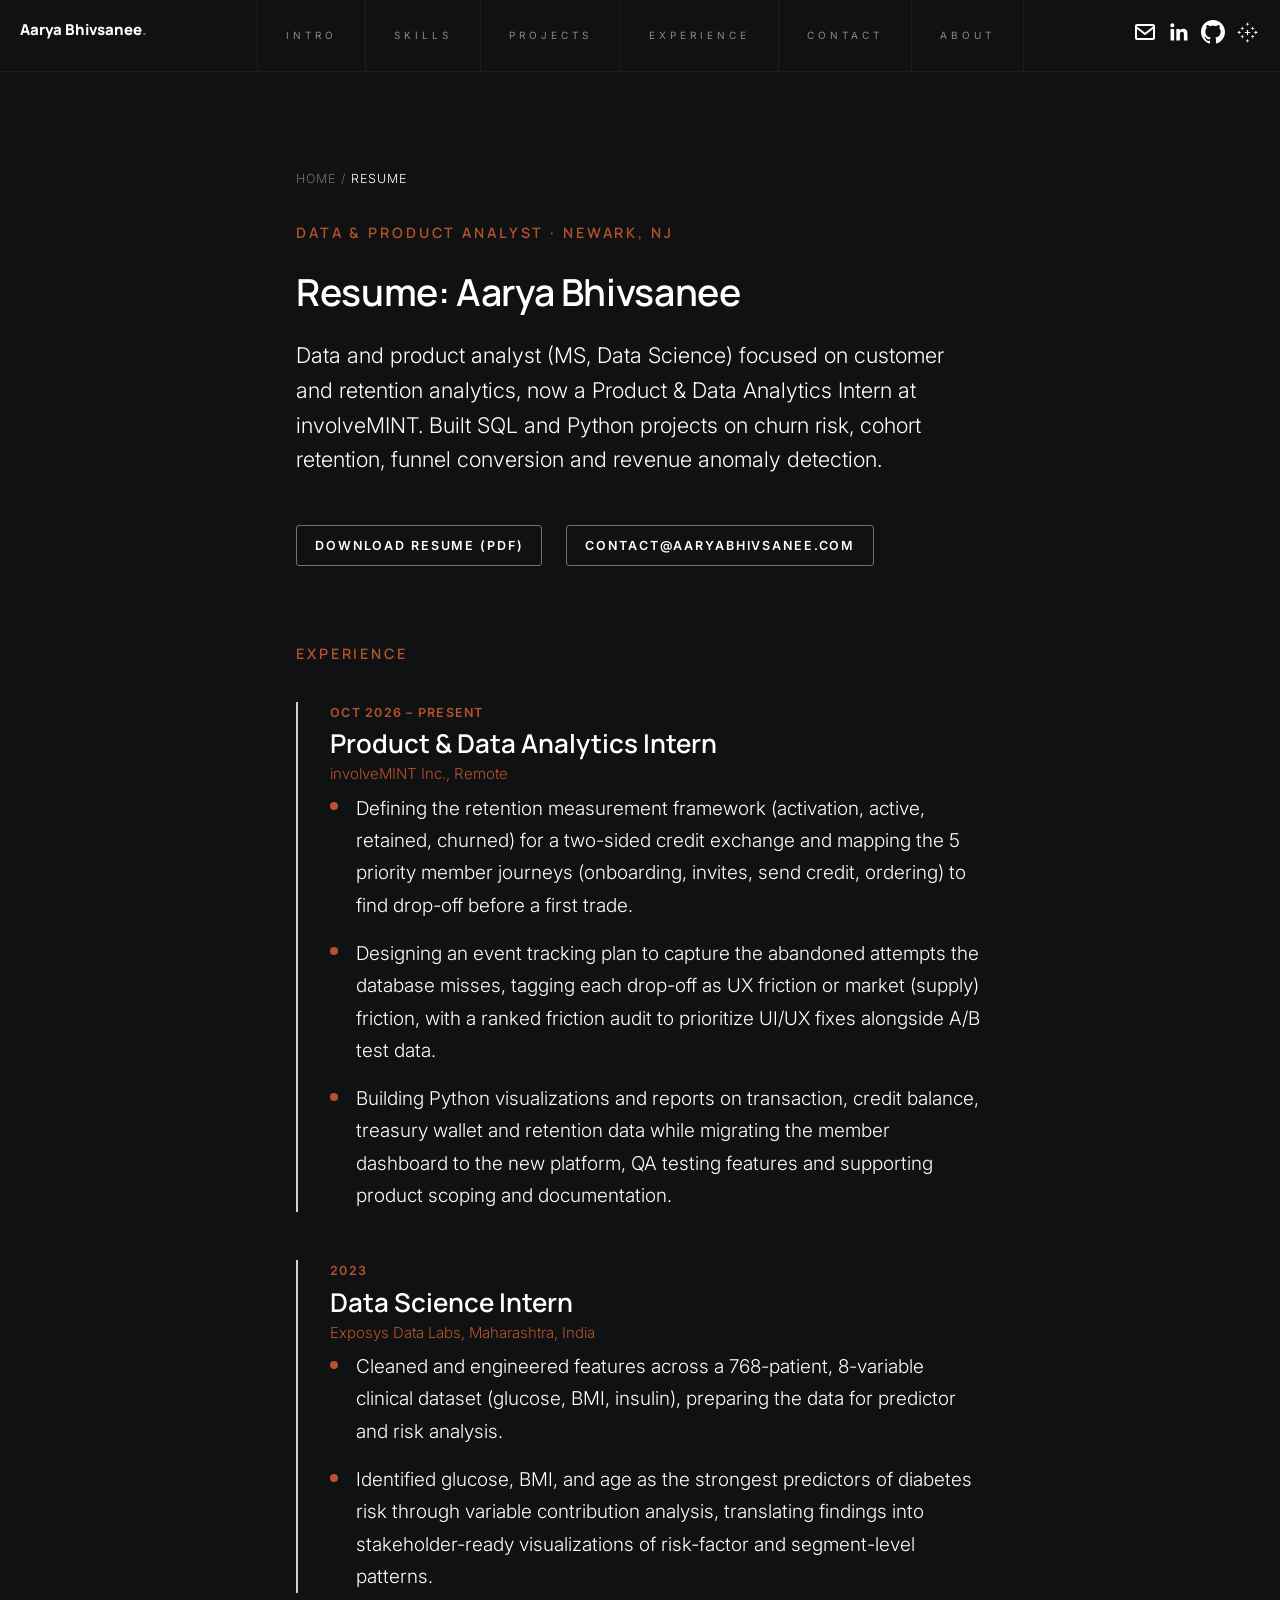
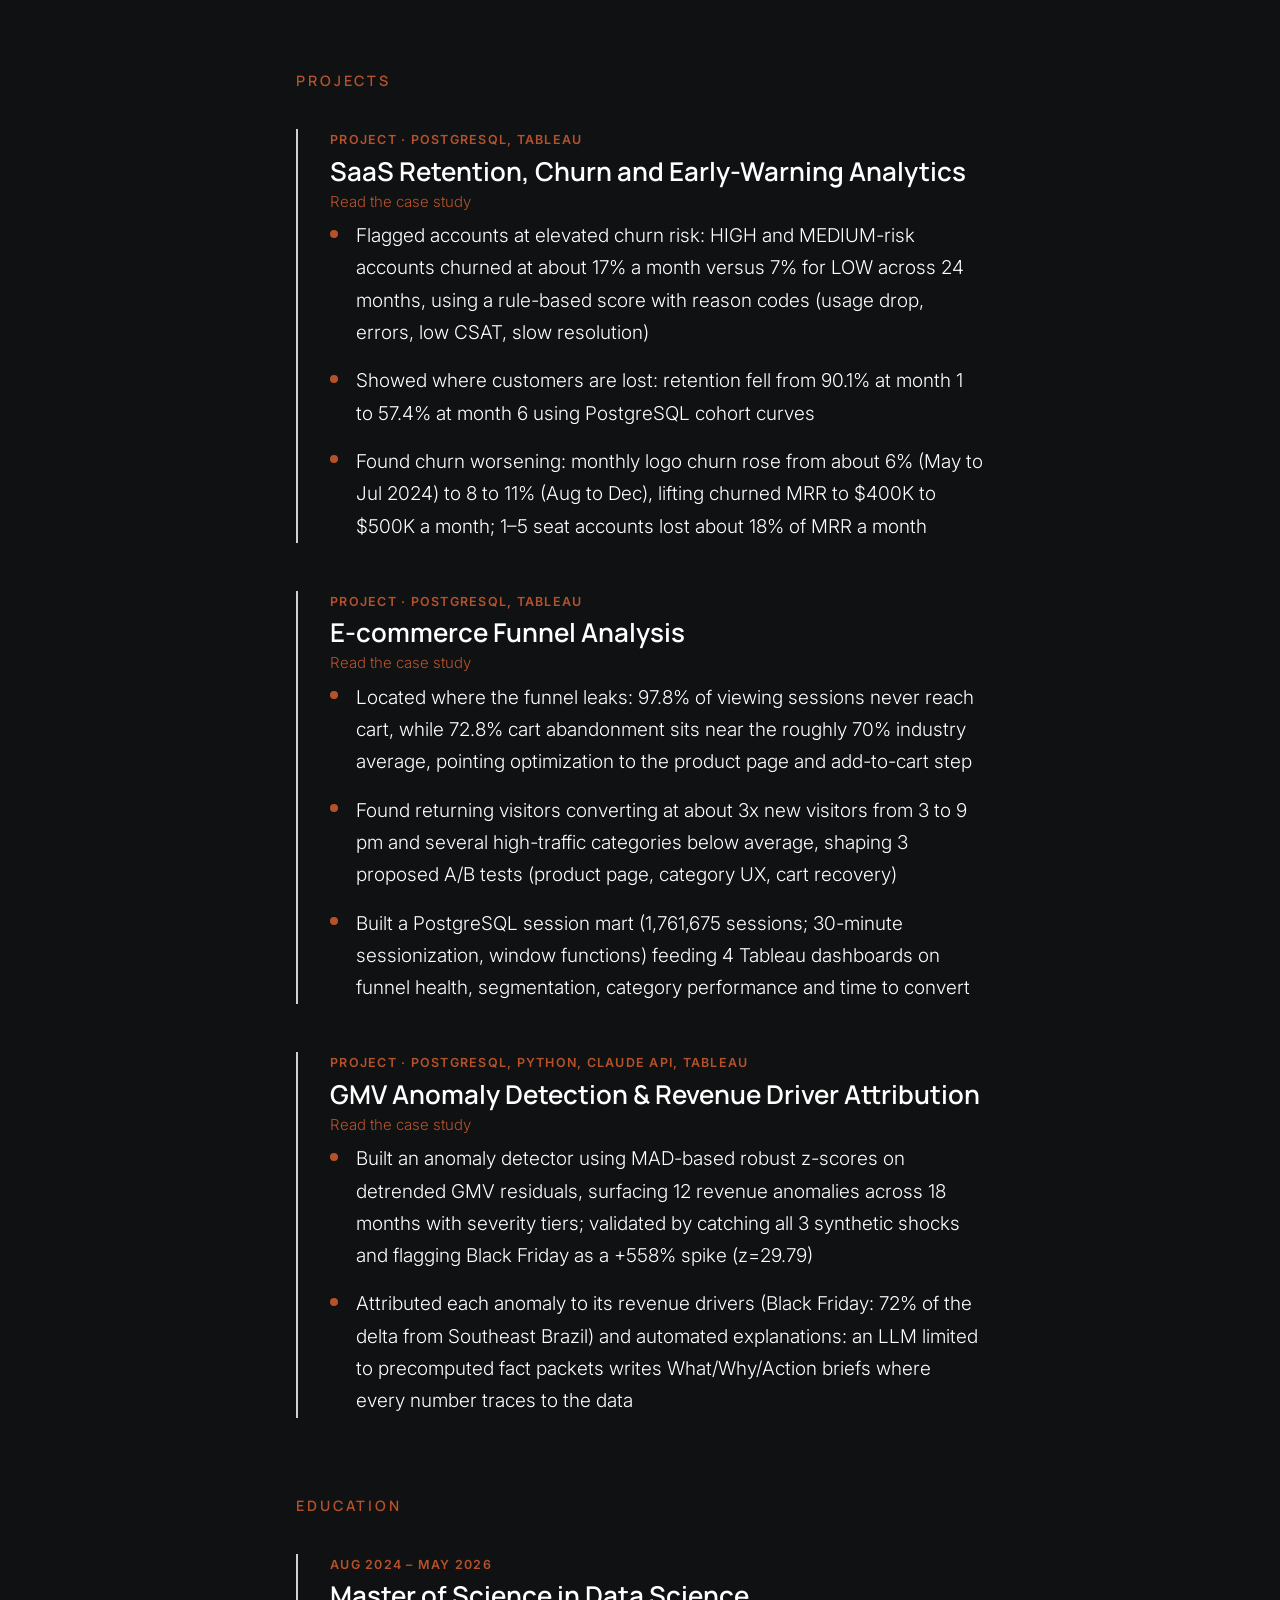
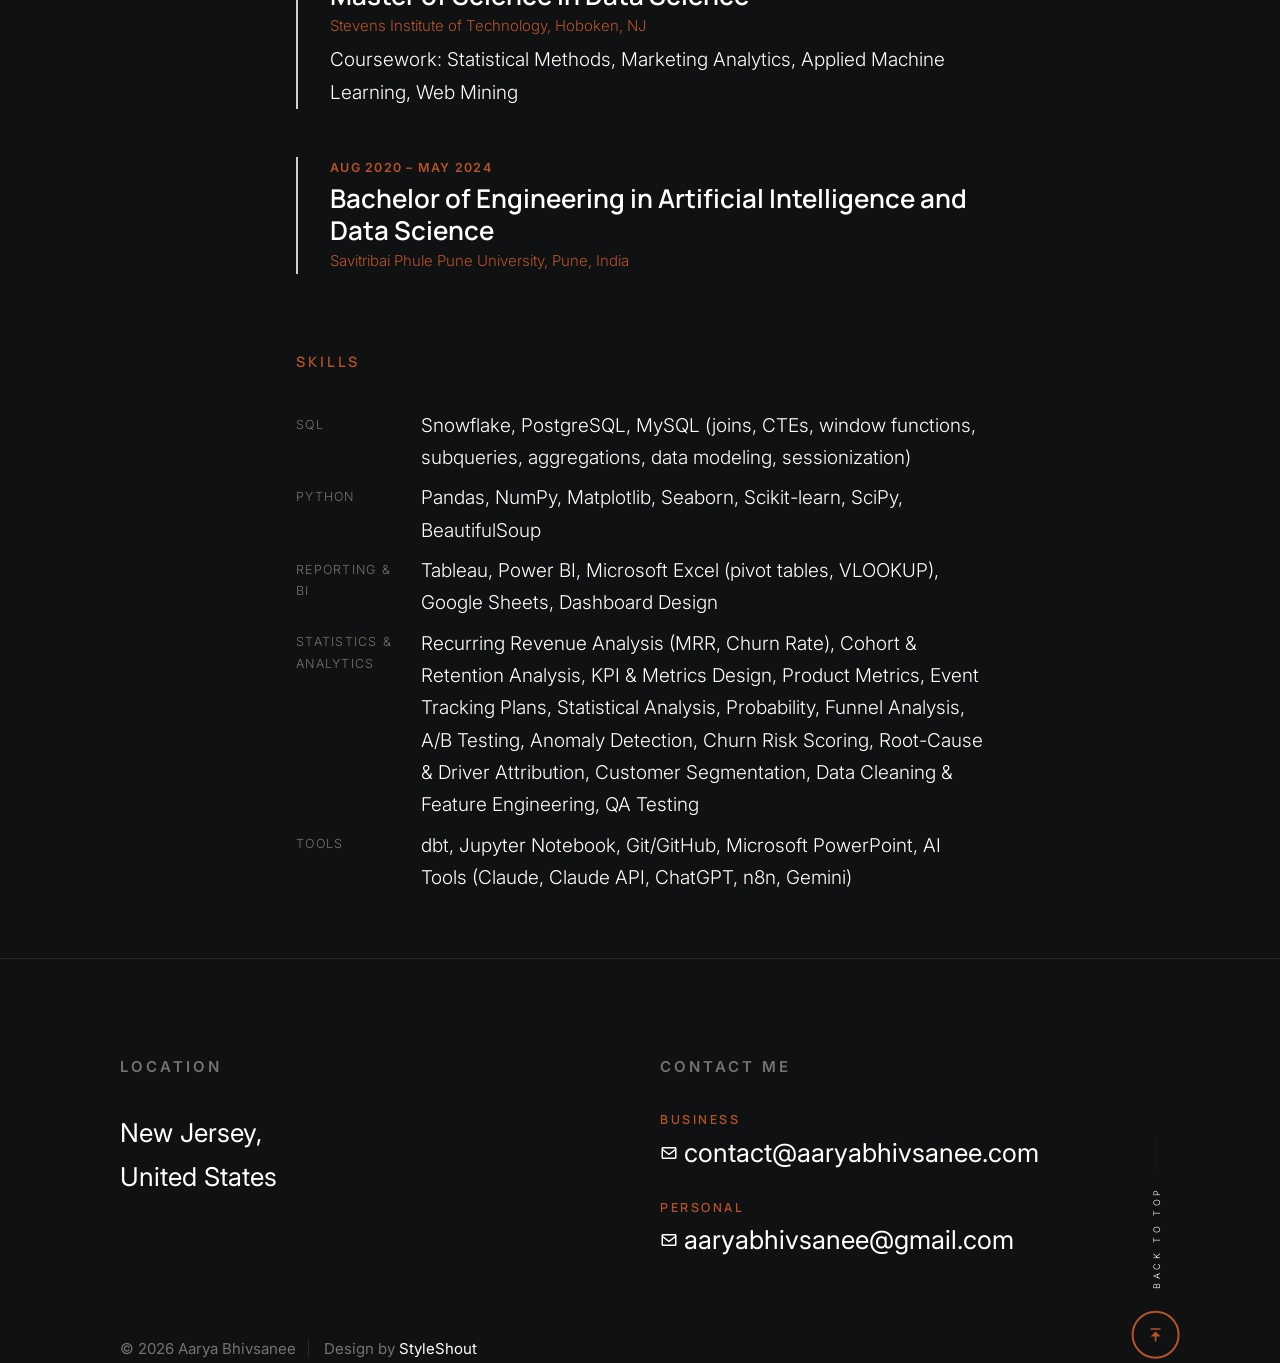
<file: resume/index.html>
<!DOCTYPE html>
<html lang="en" class="no-js" >
<head>

    <meta charset="utf-8">
    <meta name="viewport" content="width=device-width, initial-scale=1">
    <title>Resume | Aarya Bhivsanee, Data &amp; Product Analyst</title>
    <meta name="description" content="Resume of Aarya Bhivsanee, a data and product analyst in Newark, NJ: M.S. Data Science, involveMINT intern, SQL, Python, Tableau, churn and funnel analytics.">
    <meta name="robots" content="index,follow,max-image-preview:large,max-snippet:-1,max-video-preview:-1">
    <link rel="canonical" href="https://www.aaryabhivsanee.com/resume/">

    <meta property="og:type" content="profile">
    <meta property="og:site_name" content="Aarya Bhivsanee">
    <meta property="og:locale" content="en_US">
    <meta property="og:url" content="https://www.aaryabhivsanee.com/resume/">
    <meta property="og:title" content="Resume | Aarya Bhivsanee, Data &amp; Product Analyst">
    <meta property="og:description" content="Resume of Aarya Bhivsanee, a data and product analyst in Newark, NJ: M.S. Data Science, involveMINT intern, SQL, Python, Tableau, churn and funnel analytics.">
    <meta property="og:image" content="https://www.aaryabhivsanee.com/images/og-image.jpg">
    <meta property="og:image:width" content="1200">
    <meta property="og:image:height" content="630">
    <meta property="og:image:alt" content="Aarya Bhivsanee, Data and Product Analyst">
    <meta name="twitter:card" content="summary_large_image">
    <meta name="twitter:title" content="Resume | Aarya Bhivsanee, Data &amp; Product Analyst">
    <meta name="twitter:description" content="Resume of Aarya Bhivsanee, a data and product analyst in Newark, NJ: M.S. Data Science, involveMINT intern, SQL, Python, Tableau, churn and funnel analytics.">
    <meta name="twitter:image" content="https://www.aaryabhivsanee.com/images/og-image.jpg">
    <meta name="twitter:image:alt" content="Aarya Bhivsanee, Data and Product Analyst">

    <script type="application/ld+json">
    {
        "@context": "https://schema.org",
        "@graph": [
            {
                "@type": "ProfilePage",
                "@id": "https://www.aaryabhivsanee.com/resume/#page",
                "url": "https://www.aaryabhivsanee.com/resume/",
                "name": "Resume | Aarya Bhivsanee",
                "description": "Resume of Aarya Bhivsanee, a data and product analyst in Newark, NJ: M.S. Data Science, involveMINT intern, SQL, Python, Tableau, churn and funnel analytics.",
                "dateModified": "2026-10-25",
                "inLanguage": "en-US",
                "mainEntity": {
                    "@id": "https://www.aaryabhivsanee.com/#person"
                },
                "isPartOf": {
                    "@id": "https://www.aaryabhivsanee.com/#website"
                }
            },
            {
                "@type": "BreadcrumbList",
                "itemListElement": [
                    {
                        "@type": "ListItem",
                        "position": 1,
                        "name": "Home",
                        "item": "https://www.aaryabhivsanee.com/"
                    },
                    {
                        "@type": "ListItem",
                        "position": 2,
                        "name": "Resume",
                        "item": "https://www.aaryabhivsanee.com/resume/"
                    }
                ]
            },
            {
                "@id": "https://www.aaryabhivsanee.com/#person",
                "@type": "Person",
                "name": "Aarya Bhivsanee",
                "url": "https://www.aaryabhivsanee.com/"
            }
        ]
    }
    </script>

    <script>
        document.documentElement.classList.remove('no-js');
        document.documentElement.classList.add('js');
    </script>

    <link rel="preconnect" href="https://fonts.googleapis.com">
    <link rel="preconnect" href="https://fonts.gstatic.com" crossorigin>
    <link rel="stylesheet" href="https://fonts.googleapis.com/css2?family=Inter:wght@300;400;500;600&family=Manrope:wght@300;400;500;600;700&display=swap">
    <link rel="stylesheet" href="/css/vendor.css">
    <link rel="stylesheet" href="/css/styles.css">

    <link rel="icon" href="/favicon.ico" sizes="any">
    <link rel="apple-touch-icon" sizes="180x180" href="/apple-touch-icon.png">
    <link rel="icon" type="image/png" sizes="32x32" href="/favicon-32x32.png">
    <link rel="icon" type="image/png" sizes="16x16" href="/favicon-16x16.png">
    <link rel="manifest" href="/site.webmanifest">

</head>

<body id="top">

    <div id="preloader">
        <div id="loader">
        </div>
    </div>

    <div class="s-pagewrap">

        <header class="s-header">

            <div class="s-header__block">
                <div class="s-header__logo">
                    <a class="logo" href="/">
                        <span class="logo__text">Aarya Bhivsanee<span class="logo__accent">.</span></span>
                    </a>
                </div>

                <a class="s-header__menu-toggle" href="#0"><span>Menu</span></a>
            </div> <!-- end s-header__block -->

            <div class="row s-header__nav-wrap">
                <nav class="s-header__nav">
                    <ul>
                        <li><a href="/#intro">Intro</a></li>
                        <li><a href="/#skills">Skills</a></li>
                        <li><a href="/#projects">Projects</a></li>
                        <li><a href="/#experience">Experience</a></li>
                        <li><a href="/#contact">Contact</a></li>
                        <li><a href="/about.html">About</a></li>
                    </ul>
                </nav>

                <ul class="s-header__social">
                    <li>
                        <a href="mailto:contact@aaryabhivsanee.com">
                            <svg xmlns="http://www.w3.org/2000/svg" width="24" height="24" viewBox="0 0 24 24" style="fill:rgba(0, 0, 0, 1);transform:;-ms-filter:"><path d="M20,4H4C2.897,4,2,4.897,2,6v12c0,1.103,0.897,2,2,2h16c1.103,0,2-0.897,2-2V6C22,4.897,21.103,4,20,4z M20,6v0.511 l-8,6.223L4,6.512V6H20z M4,18V9.044l7.386,5.745C11.566,14.93,11.783,15,12,15s0.434-0.07,0.614-0.211L20,9.044L20.002,18H4z"></path></svg>
                            <span class="screen-reader-text">Email</span>
                        </a>
                    </li>
                    <li>
                        <a href="https://linkedin.com/in/aarya-bhivsanee" target="_blank" rel="noopener">
                            <svg xmlns="http://www.w3.org/2000/svg" width="24" height="24" viewBox="0 0 24 24" style="fill:rgba(0, 0, 0, 1);transform:;-ms-filter:"><path d="M20.447 20.452h-3.554v-5.569c0-1.328-.027-3.037-1.852-3.037-1.853 0-2.136 1.445-2.136 2.939v5.667H9.351V9h3.414v1.561h.046c.477-.9 1.637-1.85 3.37-1.85 3.601 0 4.267 2.37 4.267 5.455v6.286zM5.337 7.433a2.062 2.062 0 1 1 0-4.124 2.062 2.062 0 0 1 0 4.124zM7.114 20.452H3.558V9h3.556v11.452z"></path></svg>
                            <span class="screen-reader-text">LinkedIn</span>
                        </a>
                    </li>
                    <li>
                        <a href="https://github.com/aarya-7" target="_blank" rel="noopener">
                            <svg xmlns="http://www.w3.org/2000/svg" width="24" height="24" viewBox="0 0 24 24" style="fill:rgba(0, 0, 0, 1);transform:;-ms-filter:"><path d="M12 0C5.37 0 0 5.373 0 12c0 5.303 3.438 9.8 8.205 11.387.6.113.82-.258.82-.577 0-.285-.01-1.04-.015-2.04-3.338.724-4.042-1.61-4.042-1.61-.546-1.385-1.333-1.755-1.333-1.755-1.089-.745.084-.729.084-.729 1.205.084 1.84 1.237 1.84 1.237 1.07 1.834 2.807 1.304 3.492.997.108-.775.42-1.305.763-1.605-2.665-.303-5.467-1.332-5.467-5.93 0-1.31.469-2.381 1.236-3.221-.124-.303-.536-1.523.117-3.176 0 0 1.008-.322 3.301 1.23.957-.266 1.983-.399 3.003-.404 1.02.005 2.047.138 3.006.404 2.291-1.552 3.297-1.23 3.297-1.23.655 1.653.243 2.873.12 3.176.77.84 1.235 1.911 1.235 3.221 0 4.609-2.807 5.624-5.479 5.921.43.372.823 1.102.823 2.222 0 1.606-.014 2.898-.014 3.293 0 .322.216.694.825.576C20.565 21.796 24 17.3 24 12c0-6.627-5.373-12-12-12z"></path></svg>
                            <span class="screen-reader-text">GitHub</span>
                        </a>
                    </li>
                    <li>
                        <a href="https://public.tableau.com/app/profile/aarya.bhivsanee/vizzes" target="_blank" rel="noopener">
                            <svg class="icon-tableau" xmlns="http://www.w3.org/2000/svg" width="24" height="24" viewBox="0 0 24 24" style="fill:rgba(0, 0, 0, 1);transform:;-ms-filter:">
                                <g transform="translate(12,4)"><rect x="-0.4" y="-1.6" width="0.8" height="3.2" rx="0.4" ry="0.4"></rect><rect x="-1.6" y="-0.4" width="3.2" height="0.8" rx="0.4" ry="0.4"></rect></g>
                                <g transform="translate(7,8)"><rect x="-0.4" y="-1.6" width="0.8" height="3.2" rx="0.4" ry="0.4"></rect><rect x="-1.6" y="-0.4" width="3.2" height="0.8" rx="0.4" ry="0.4"></rect></g>
                                <g transform="translate(17,8)"><rect x="-0.4" y="-1.6" width="0.8" height="3.2" rx="0.4" ry="0.4"></rect><rect x="-1.6" y="-0.4" width="3.2" height="0.8" rx="0.4" ry="0.4"></rect></g>
                                <g transform="translate(4,12)"><rect x="-0.4" y="-1.6" width="0.8" height="3.2" rx="0.4" ry="0.4"></rect><rect x="-1.6" y="-0.4" width="3.2" height="0.8" rx="0.4" ry="0.4"></rect></g>
                                <g transform="translate(12,12)"><rect x="-0.5" y="-2.6" width="1" height="5.2" rx="0.5" ry="0.5"></rect><rect x="-2.6" y="-0.5" width="5.2" height="1" rx="0.5" ry="0.5"></rect></g>
                                <g transform="translate(20,12)"><rect x="-0.4" y="-1.6" width="0.8" height="3.2" rx="0.4" ry="0.4"></rect><rect x="-1.6" y="-0.4" width="3.2" height="0.8" rx="0.4" ry="0.4"></rect></g>
                                <g transform="translate(7,16)"><rect x="-0.4" y="-1.6" width="0.8" height="3.2" rx="0.4" ry="0.4"></rect><rect x="-1.6" y="-0.4" width="3.2" height="0.8" rx="0.4" ry="0.4"></rect></g>
                                <g transform="translate(17,16)"><rect x="-0.4" y="-1.6" width="0.8" height="3.2" rx="0.4" ry="0.4"></rect><rect x="-1.6" y="-0.4" width="3.2" height="0.8" rx="0.4" ry="0.4"></rect></g>
                                <g transform="translate(12,20)"><rect x="-0.4" y="-1.6" width="0.8" height="3.2" rx="0.4" ry="0.4"></rect><rect x="-1.6" y="-0.4" width="3.2" height="0.8" rx="0.4" ry="0.4"></rect></g>
                            </svg>
                            <span class="screen-reader-text">Tableau Public</span>
                        </a>
                    </li>
                </ul>
            </div> <!-- end s-header__nav-wrap -->

        </header> <!-- end s-header -->

        <main>

        <section class="s-project">
            <div class="row row-x-center">
                <div class="column s-intro__about s-about-plain">
                    <nav class="breadcrumb" aria-label="Breadcrumb"><a href="/">Home</a> / <span aria-current="page">Resume</span></nav>
                    <p class="about-section__eyebrow">Data &amp; Product Analyst · Newark, NJ</p>
                    <h1 class="project-title">Resume: Aarya Bhivsanee</h1>
                    <p class="project-summary">Data and product analyst (MS, Data Science) focused on customer and retention analytics, now a Product &amp; Data Analytics Intern at involveMINT. Built SQL and Python projects on churn risk, cohort retention, funnel conversion and revenue anomaly detection.</p>
                    <div class="project-links" style="margin-top: 0">
                        <a class="project-detail-modal__link" href="/Resume_AaryaBhivsanee.pdf" download>Download resume (PDF)</a>
                        <a class="project-detail-modal__link" href="mailto:contact@aaryabhivsanee.com">contact@aaryabhivsanee.com</a>
                    </div>

                    <h2 class="about-section__eyebrow">Experience</h2>

                    <div class="timeline-item">
                        <div class="timeline-item__meta">Oct 2026 – Present</div>
                        <h3 class="timeline-item__title h4">Product &amp; Data Analytics Intern</h3>
                        <div class="timeline-item__org">involveMINT Inc., Remote</div>
                        <ul class="disc">
                            <li>Defining the retention measurement framework (activation, active, retained, churned) for a two-sided credit exchange and mapping the 5 priority member journeys (onboarding, invites, send credit, ordering) to find drop-off before a first trade.</li>
                            <li>Designing an event tracking plan to capture the abandoned attempts the database misses, tagging each drop-off as UX friction or market (supply) friction, with a ranked friction audit to prioritize UI/UX fixes alongside A/B test data.</li>
                            <li>Building Python visualizations and reports on transaction, credit balance, treasury wallet and retention data while migrating the member dashboard to the new platform, QA testing features and supporting product scoping and documentation.</li>
                        </ul>
                    </div>

                    <div class="timeline-item">
                        <div class="timeline-item__meta">2023</div>
                        <h3 class="timeline-item__title h4">Data Science Intern</h3>
                        <div class="timeline-item__org">Exposys Data Labs, Maharashtra, India</div>
                        <ul class="disc">
                            <li>Cleaned and engineered features across a 768-patient, 8-variable clinical dataset (glucose, BMI, insulin), preparing the data for predictor and risk analysis.</li>
                            <li>Identified glucose, BMI, and age as the strongest predictors of diabetes risk through variable contribution analysis, translating findings into stakeholder-ready visualizations of risk-factor and segment-level patterns.</li>
                        </ul>
                    </div>

                    <h2 class="about-section__eyebrow">Projects</h2>

                    <div class="timeline-item">
                        <div class="timeline-item__meta">Project · PostgreSQL, Tableau</div>
                        <h3 class="timeline-item__title h4">SaaS Retention, Churn and Early-Warning Analytics</h3>
                        <div class="timeline-item__org"><a href="/projects/saas-churn-early-warning/">Read the case study</a></div>
                        <ul class="disc">
                            <li>Flagged accounts at elevated churn risk: HIGH and MEDIUM-risk accounts churned at about 17% a month versus 7% for LOW across 24 months, using a rule-based score with reason codes (usage drop, errors, low CSAT, slow resolution)</li>
                            <li>Showed where customers are lost: retention fell from 90.1% at month 1 to 57.4% at month 6 using PostgreSQL cohort curves</li>
                            <li>Found churn worsening: monthly logo churn rose from about 6% (May to Jul 2024) to 8 to 11% (Aug to Dec), lifting churned MRR to $400K to $500K a month; 1–5 seat accounts lost about 18% of MRR a month</li>
                        </ul>
                    </div>

                    <div class="timeline-item">
                        <div class="timeline-item__meta">Project · PostgreSQL, Tableau</div>
                        <h3 class="timeline-item__title h4">E-commerce Funnel Analysis</h3>
                        <div class="timeline-item__org"><a href="/projects/ecommerce-funnel-diagnostics/">Read the case study</a></div>
                        <ul class="disc">
                            <li>Located where the funnel leaks: 97.8% of viewing sessions never reach cart, while 72.8% cart abandonment sits near the roughly 70% industry average, pointing optimization to the product page and add-to-cart step</li>
                            <li>Found returning visitors converting at about 3x new visitors from 3 to 9 pm and several high-traffic categories below average, shaping 3 proposed A/B tests (product page, category UX, cart recovery)</li>
                            <li>Built a PostgreSQL session mart (1,761,675 sessions; 30-minute sessionization, window functions) feeding 4 Tableau dashboards on funnel health, segmentation, category performance and time to convert</li>
                        </ul>
                    </div>

                    <div class="timeline-item">
                        <div class="timeline-item__meta">Project · PostgreSQL, Python, Claude API, Tableau</div>
                        <h3 class="timeline-item__title h4">GMV Anomaly Detection &amp; Revenue Driver Attribution</h3>
                        <div class="timeline-item__org"><a href="/projects/gmv-anomaly-detection/">Read the case study</a></div>
                        <ul class="disc">
                            <li>Built an anomaly detector using MAD-based robust z-scores on detrended GMV residuals, surfacing 12 revenue anomalies across 18 months with severity tiers; validated by catching all 3 synthetic shocks and flagging Black Friday as a +558% spike (z=29.79)</li>
                            <li>Attributed each anomaly to its revenue drivers (Black Friday: 72% of the delta from Southeast Brazil) and automated explanations: an LLM limited to precomputed fact packets writes What/Why/Action briefs where every number traces to the data</li>
                        </ul>
                    </div>

                    <h2 class="about-section__eyebrow">Education</h2>

                    <div class="timeline-item">
                        <div class="timeline-item__meta">Aug 2024 – May 2026</div>
                        <h3 class="timeline-item__title h4">Master of Science in Data Science</h3>
                        <div class="timeline-item__org">Stevens Institute of Technology, Hoboken, NJ</div>
                        <p>Coursework: Statistical Methods, Marketing Analytics, Applied Machine Learning, Web Mining</p>
                    </div>

                    <div class="timeline-item">
                        <div class="timeline-item__meta">Aug 2020 – May 2024</div>
                        <h3 class="timeline-item__title h4">Bachelor of Engineering in Artificial Intelligence and Data Science</h3>
                        <div class="timeline-item__org">Savitribai Phule Pune University, Pune, India</div>
                    </div>

                    <h2 class="about-section__eyebrow">Skills</h2>
                    <dl class="quick-facts"><dt>SQL</dt><dd>Snowflake, PostgreSQL, MySQL (joins, CTEs, window functions, subqueries, aggregations, data modeling, sessionization)</dd><dt>Python</dt><dd>Pandas, NumPy, Matplotlib, Seaborn, Scikit-learn, SciPy, BeautifulSoup</dd><dt>Reporting &amp; BI</dt><dd>Tableau, Power BI, Microsoft Excel (pivot tables, VLOOKUP), Google Sheets, Dashboard Design</dd><dt>Statistics &amp; Analytics</dt><dd>Recurring Revenue Analysis (MRR, Churn Rate), Cohort &amp; Retention Analysis, KPI &amp; Metrics Design, Product Metrics, Event Tracking Plans, Statistical Analysis, Probability, Funnel Analysis, A/B Testing, Anomaly Detection, Churn Risk Scoring, Root-Cause &amp; Driver Attribution, Customer Segmentation, Data Cleaning &amp; Feature Engineering, QA Testing</dd><dt>Tools</dt><dd>dbt, Jupyter Notebook, Git/GitHub, Microsoft PowerPoint, AI Tools (Claude, Claude API, ChatGPT, n8n, Gemini)</dd></dl>
                </div>
            </div>
        </section>

        </main>

        <section class="s-about-footer-wrap">

            <footer class="s-footer">

                <div class="row s-footer__top">
                    <div class="column lg-6 md-6 stack-on-700 s-footer__block contact-address">
                        <h4 class="h6">Location</h4>

                        <p>
                        New Jersey, <br>
                        United States
                        </p>
                    </div>

                    <div class="column lg-6 md-6 stack-on-700 s-footer__block contact-number">
                        <h4 class="h6">Contact Me</h4>

                        <ul class="contact-list">
                            <li>
                                <span class="contact-list__label">Business</span>
                                <a href="mailto:contact@aaryabhivsanee.com" class="contact-list__email">
                                    <svg class="contact-list__icon" xmlns="http://www.w3.org/2000/svg" width="24" height="24" viewBox="0 0 24 24"><path d="M20,4H4C2.897,4,2,4.897,2,6v12c0,1.103,0.897,2,2,2h16c1.103,0,2-0.897,2-2V6C22,4.897,21.103,4,20,4z M20,6v0.511 l-8,6.223L4,6.512V6H20z M4,18V9.044l7.386,5.745C11.566,14.93,11.783,15,12,15s0.434-0.07,0.614-0.211L20,9.044L20.002,18H4z"></path></svg>
                                    contact@aaryabhivsanee.com
                                </a>
                            </li>
                            <li>
                                <span class="contact-list__label">Personal</span>
                                <a href="mailto:aaryabhivsanee@gmail.com" class="contact-list__email">
                                    <svg class="contact-list__icon" xmlns="http://www.w3.org/2000/svg" width="24" height="24" viewBox="0 0 24 24"><path d="M20,4H4C2.897,4,2,4.897,2,6v12c0,1.103,0.897,2,2,2h16c1.103,0,2-0.897,2-2V6C22,4.897,21.103,4,20,4z M20,6v0.511 l-8,6.223L4,6.512V6H20z M4,18V9.044l7.386,5.745C11.566,14.93,11.783,15,12,15s0.434-0.07,0.614-0.211L20,9.044L20.002,18H4z"></path></svg>
                                    aaryabhivsanee@gmail.com
                                </a>
                            </li>
                        </ul>
                    </div>
                </div> <!-- end s-footer__top -->

                <div class="row s-footer__bottom">
                    <div class="column ss-copyright">
                        <span>© 2026 Aarya Bhivsanee</span>
                        <span>Design by <a href="https://www.styleshout.com/">StyleShout</a></span>
                    </div>

                    <div class="ss-go-top">
                        <a class="smoothscroll" title="Back to Top" href="#top">
                            <span class="ss-go-top__icon">
                                <svg xmlns="http://www.w3.org/2000/svg" width="24" height="24" viewBox="0 0 24 24" style="fill:rgba(0, 0, 0, 1);transform:rotate(90deg);-ms-filter:progid:DXImageTransform.Microsoft.BasicImage(rotation=1)"><path d="M6 4H18V6H6zM11 14L11 20 13 20 13 14 18 14 12 8 6 14z"></path></svg>
                            </span>
                            <span class="ss-go-top__text">Back to Top</span>
                        </a>
                    </div>
                </div> <!-- end s-footer__top -->

            </footer>

        </section> <!-- end s-about-footer-wrap -->

    </div> <!-- end s-pagewrap -->

    <script src="/js/plugins.js" defer></script>
    <script src="/js/main.js" defer></script>

</body>
</html>
</file>
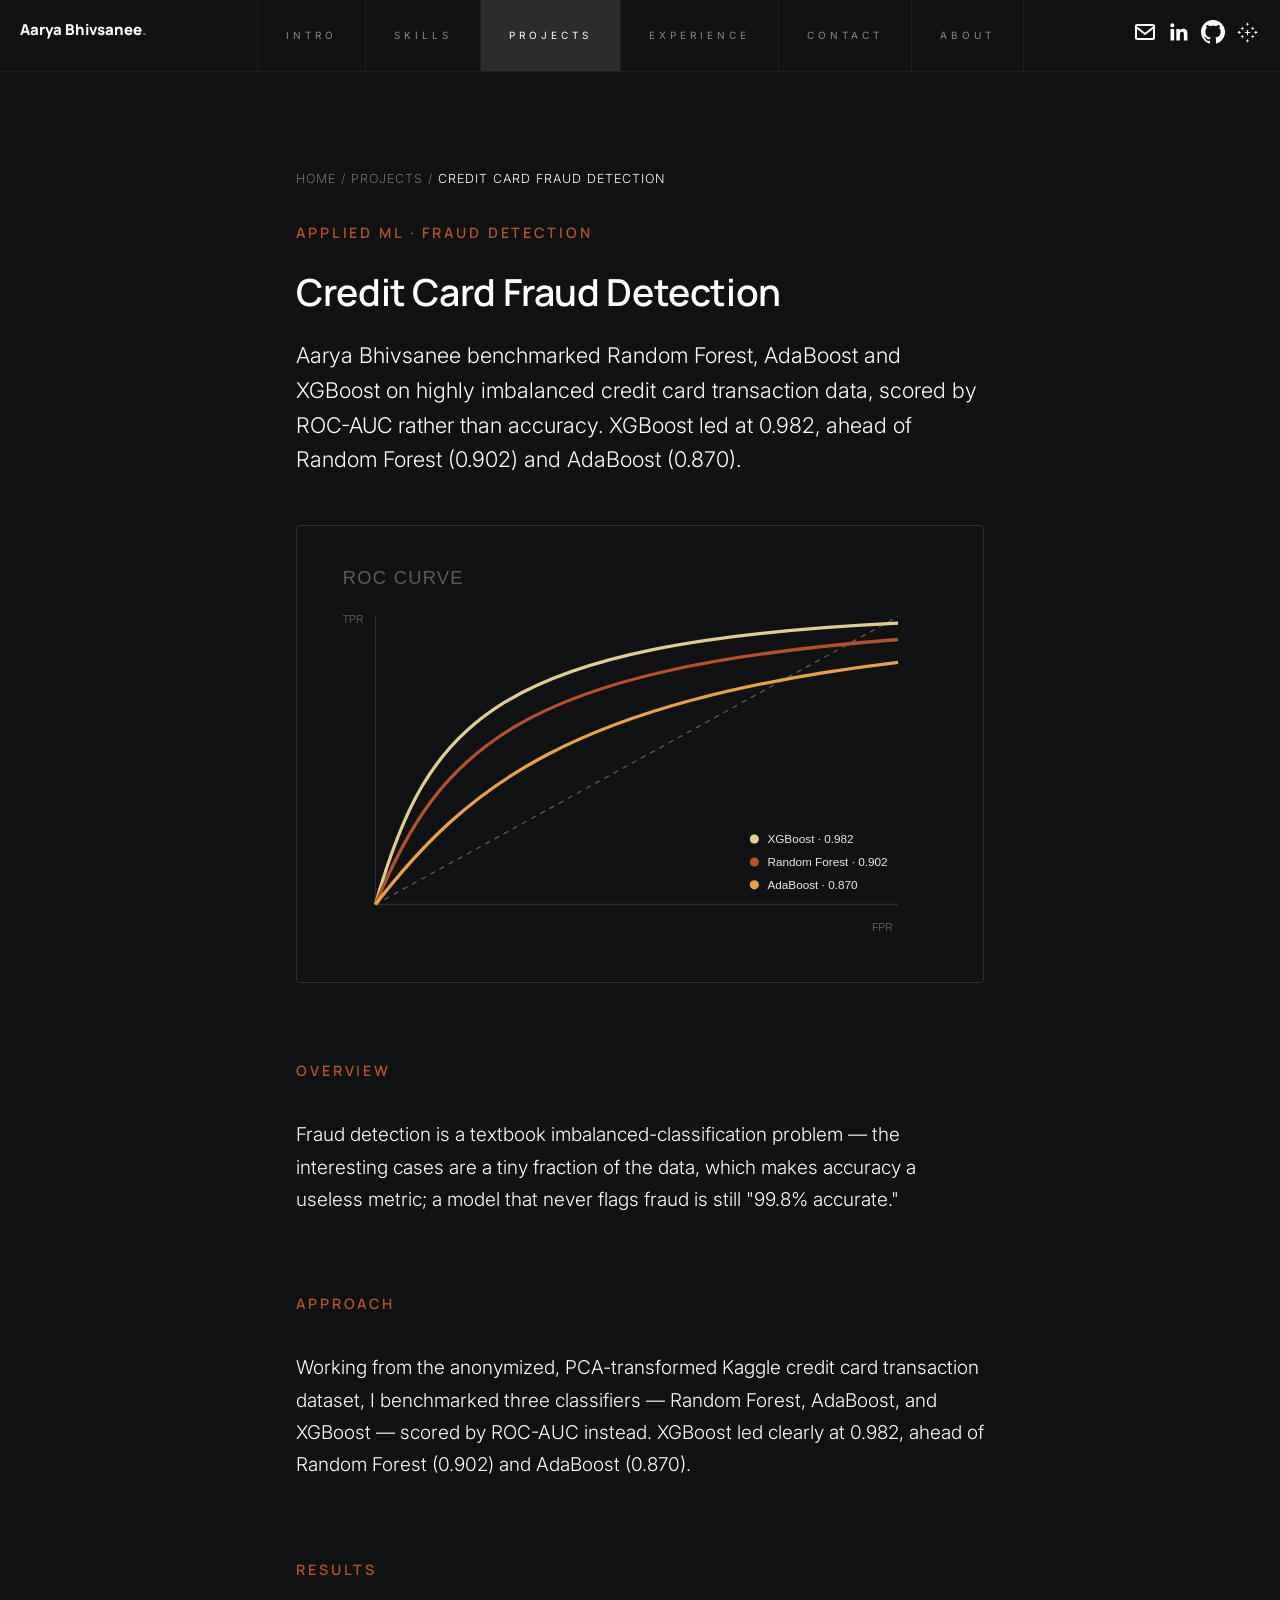
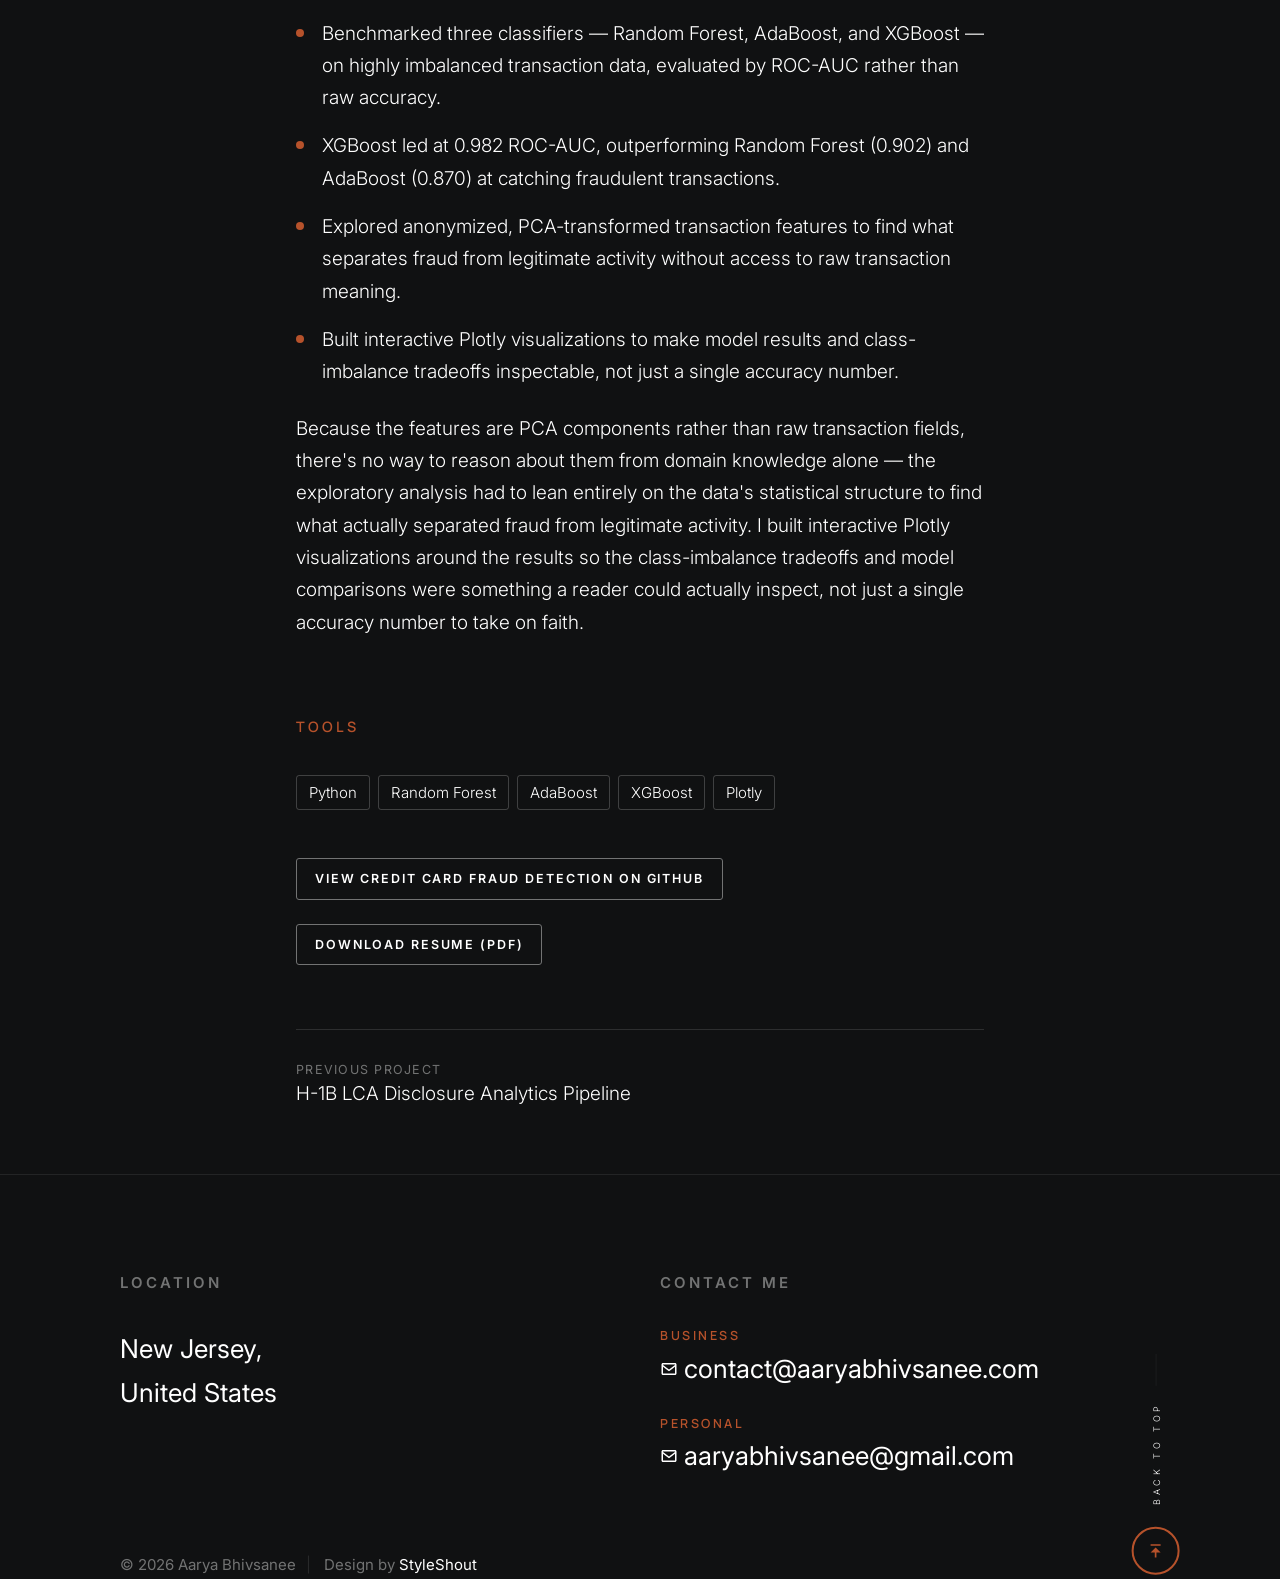
<file: projects/credit-card-fraud-detection/index.html>
<!DOCTYPE html>
<html lang="en" class="no-js" >
<head>

    <meta charset="utf-8">
    <meta name="viewport" content="width=device-width, initial-scale=1">
    <title>Credit Card Fraud Detection | Aarya Bhivsanee</title>
    <meta name="description" content="Case study: fraud detection on imbalanced data. XGBoost led at 0.982 ROC-AUC vs 0.902 for Random Forest and 0.870 for AdaBoost.">
    <meta name="robots" content="index,follow,max-image-preview:large,max-snippet:-1,max-video-preview:-1">
    <link rel="canonical" href="https://www.aaryabhivsanee.com/projects/credit-card-fraud-detection/">

    <meta property="og:type" content="article">
    <meta property="og:site_name" content="Aarya Bhivsanee">
    <meta property="og:locale" content="en_US">
    <meta property="og:url" content="https://www.aaryabhivsanee.com/projects/credit-card-fraud-detection/">
    <meta property="og:title" content="Credit Card Fraud Detection | Aarya Bhivsanee">
    <meta property="og:description" content="Case study: fraud detection on imbalanced data. XGBoost led at 0.982 ROC-AUC vs 0.902 for Random Forest and 0.870 for AdaBoost.">
    <meta property="og:image" content="https://www.aaryabhivsanee.com/images/og-image.jpg">
    <meta property="og:image:width" content="1200">
    <meta property="og:image:height" content="630">
    <meta property="og:image:alt" content="Aarya Bhivsanee, Data and Product Analyst">
    <meta name="twitter:card" content="summary_large_image">
    <meta name="twitter:title" content="Credit Card Fraud Detection | Aarya Bhivsanee">
    <meta name="twitter:description" content="Case study: fraud detection on imbalanced data. XGBoost led at 0.982 ROC-AUC vs 0.902 for Random Forest and 0.870 for AdaBoost.">
    <meta name="twitter:image" content="https://www.aaryabhivsanee.com/images/og-image.jpg">
    <meta name="twitter:image:alt" content="Aarya Bhivsanee, Data and Product Analyst">

    <script type="application/ld+json">
    {
        "@context": "https://schema.org",
        "@graph": [
            {
                "@type": "TechArticle",
                "@id": "https://www.aaryabhivsanee.com/projects/credit-card-fraud-detection/#article",
                "headline": "Credit Card Fraud Detection",
                "description": "Aarya Bhivsanee benchmarked Random Forest, AdaBoost and XGBoost on highly imbalanced credit card transaction data, scored by ROC-AUC rather than accuracy. XGBoost led at 0.982, ahead of Random Forest (0.902) and AdaBoost (0.870).",
                "url": "https://www.aaryabhivsanee.com/projects/credit-card-fraud-detection/",
                "mainEntityOfPage": "https://www.aaryabhivsanee.com/projects/credit-card-fraud-detection/",
                "inLanguage": "en-US",
                "dateModified": "2026-10-25",
                "image": "https://www.aaryabhivsanee.com/images/og-image.jpg",
                "keywords": "fraud detection, imbalanced classification, ROC-AUC, XGBoost, machine learning, Python",
                "author": {
                    "@id": "https://www.aaryabhivsanee.com/#person"
                },
                "about": "Applied ML · Fraud Detection",
                "isPartOf": {
                    "@id": "https://www.aaryabhivsanee.com/#website"
                }
            },
            {
                "@type": "SoftwareSourceCode",
                "name": "Credit Card Fraud Detection",
                "codeRepository": "https://github.com/aarya-7/Credit-Card-Fraud-Detection",
                "programmingLanguage": [
                    "Python"
                ],
                "author": {
                    "@id": "https://www.aaryabhivsanee.com/#person"
                },
                "description": "Aarya Bhivsanee benchmarked Random Forest, AdaBoost and XGBoost on highly imbalanced credit card transaction data, scored by ROC-AUC rather than accuracy. XGBoost led at 0.982, ahead of Random Forest (0.902) and AdaBoost (0.870)."
            },
            {
                "@type": "BreadcrumbList",
                "itemListElement": [
                    {
                        "@type": "ListItem",
                        "position": 1,
                        "name": "Home",
                        "item": "https://www.aaryabhivsanee.com/"
                    },
                    {
                        "@type": "ListItem",
                        "position": 2,
                        "name": "Projects",
                        "item": "https://www.aaryabhivsanee.com/#projects"
                    },
                    {
                        "@type": "ListItem",
                        "position": 3,
                        "name": "Credit Card Fraud Detection",
                        "item": "https://www.aaryabhivsanee.com/projects/credit-card-fraud-detection/"
                    }
                ]
            },
            {
                "@id": "https://www.aaryabhivsanee.com/#person",
                "@type": "Person",
                "name": "Aarya Bhivsanee",
                "url": "https://www.aaryabhivsanee.com/"
            }
        ]
    }
    </script>

    <script>
        document.documentElement.classList.remove('no-js');
        document.documentElement.classList.add('js');
    </script>

    <link rel="preconnect" href="https://fonts.googleapis.com">
    <link rel="preconnect" href="https://fonts.gstatic.com" crossorigin>
    <link rel="stylesheet" href="https://fonts.googleapis.com/css2?family=Inter:wght@300;400;500;600&family=Manrope:wght@300;400;500;600;700&display=swap">
    <link rel="stylesheet" href="/css/vendor.css">
    <link rel="stylesheet" href="/css/styles.css">

    <link rel="icon" href="/favicon.ico" sizes="any">
    <link rel="apple-touch-icon" sizes="180x180" href="/apple-touch-icon.png">
    <link rel="icon" type="image/png" sizes="32x32" href="/favicon-32x32.png">
    <link rel="icon" type="image/png" sizes="16x16" href="/favicon-16x16.png">
    <link rel="manifest" href="/site.webmanifest">

</head>

<body id="top">

    <div id="preloader">
        <div id="loader">
        </div>
    </div>

    <div class="s-pagewrap">

        <header class="s-header">

            <div class="s-header__block">
                <div class="s-header__logo">
                    <a class="logo" href="/">
                        <span class="logo__text">Aarya Bhivsanee<span class="logo__accent">.</span></span>
                    </a>
                </div>

                <a class="s-header__menu-toggle" href="#0"><span>Menu</span></a>
            </div> <!-- end s-header__block -->

            <div class="row s-header__nav-wrap">
                <nav class="s-header__nav">
                    <ul>
                        <li><a href="/#intro">Intro</a></li>
                        <li><a href="/#skills">Skills</a></li>
                        <li class="current"><a href="/#projects">Projects</a></li>
                        <li><a href="/#experience">Experience</a></li>
                        <li><a href="/#contact">Contact</a></li>
                        <li><a href="/about.html">About</a></li>
                    </ul>
                </nav>

                <ul class="s-header__social">
                    <li>
                        <a href="mailto:contact@aaryabhivsanee.com">
                            <svg xmlns="http://www.w3.org/2000/svg" width="24" height="24" viewBox="0 0 24 24" style="fill:rgba(0, 0, 0, 1);transform:;-ms-filter:"><path d="M20,4H4C2.897,4,2,4.897,2,6v12c0,1.103,0.897,2,2,2h16c1.103,0,2-0.897,2-2V6C22,4.897,21.103,4,20,4z M20,6v0.511 l-8,6.223L4,6.512V6H20z M4,18V9.044l7.386,5.745C11.566,14.93,11.783,15,12,15s0.434-0.07,0.614-0.211L20,9.044L20.002,18H4z"></path></svg>
                            <span class="screen-reader-text">Email</span>
                        </a>
                    </li>
                    <li>
                        <a href="https://linkedin.com/in/aarya-bhivsanee" target="_blank" rel="noopener">
                            <svg xmlns="http://www.w3.org/2000/svg" width="24" height="24" viewBox="0 0 24 24" style="fill:rgba(0, 0, 0, 1);transform:;-ms-filter:"><path d="M20.447 20.452h-3.554v-5.569c0-1.328-.027-3.037-1.852-3.037-1.853 0-2.136 1.445-2.136 2.939v5.667H9.351V9h3.414v1.561h.046c.477-.9 1.637-1.85 3.37-1.85 3.601 0 4.267 2.37 4.267 5.455v6.286zM5.337 7.433a2.062 2.062 0 1 1 0-4.124 2.062 2.062 0 0 1 0 4.124zM7.114 20.452H3.558V9h3.556v11.452z"></path></svg>
                            <span class="screen-reader-text">LinkedIn</span>
                        </a>
                    </li>
                    <li>
                        <a href="https://github.com/aarya-7" target="_blank" rel="noopener">
                            <svg xmlns="http://www.w3.org/2000/svg" width="24" height="24" viewBox="0 0 24 24" style="fill:rgba(0, 0, 0, 1);transform:;-ms-filter:"><path d="M12 0C5.37 0 0 5.373 0 12c0 5.303 3.438 9.8 8.205 11.387.6.113.82-.258.82-.577 0-.285-.01-1.04-.015-2.04-3.338.724-4.042-1.61-4.042-1.61-.546-1.385-1.333-1.755-1.333-1.755-1.089-.745.084-.729.084-.729 1.205.084 1.84 1.237 1.84 1.237 1.07 1.834 2.807 1.304 3.492.997.108-.775.42-1.305.763-1.605-2.665-.303-5.467-1.332-5.467-5.93 0-1.31.469-2.381 1.236-3.221-.124-.303-.536-1.523.117-3.176 0 0 1.008-.322 3.301 1.23.957-.266 1.983-.399 3.003-.404 1.02.005 2.047.138 3.006.404 2.291-1.552 3.297-1.23 3.297-1.23.655 1.653.243 2.873.12 3.176.77.84 1.235 1.911 1.235 3.221 0 4.609-2.807 5.624-5.479 5.921.43.372.823 1.102.823 2.222 0 1.606-.014 2.898-.014 3.293 0 .322.216.694.825.576C20.565 21.796 24 17.3 24 12c0-6.627-5.373-12-12-12z"></path></svg>
                            <span class="screen-reader-text">GitHub</span>
                        </a>
                    </li>
                    <li>
                        <a href="https://public.tableau.com/app/profile/aarya.bhivsanee/vizzes" target="_blank" rel="noopener">
                            <svg class="icon-tableau" xmlns="http://www.w3.org/2000/svg" width="24" height="24" viewBox="0 0 24 24" style="fill:rgba(0, 0, 0, 1);transform:;-ms-filter:">
                                <g transform="translate(12,4)"><rect x="-0.4" y="-1.6" width="0.8" height="3.2" rx="0.4" ry="0.4"></rect><rect x="-1.6" y="-0.4" width="3.2" height="0.8" rx="0.4" ry="0.4"></rect></g>
                                <g transform="translate(7,8)"><rect x="-0.4" y="-1.6" width="0.8" height="3.2" rx="0.4" ry="0.4"></rect><rect x="-1.6" y="-0.4" width="3.2" height="0.8" rx="0.4" ry="0.4"></rect></g>
                                <g transform="translate(17,8)"><rect x="-0.4" y="-1.6" width="0.8" height="3.2" rx="0.4" ry="0.4"></rect><rect x="-1.6" y="-0.4" width="3.2" height="0.8" rx="0.4" ry="0.4"></rect></g>
                                <g transform="translate(4,12)"><rect x="-0.4" y="-1.6" width="0.8" height="3.2" rx="0.4" ry="0.4"></rect><rect x="-1.6" y="-0.4" width="3.2" height="0.8" rx="0.4" ry="0.4"></rect></g>
                                <g transform="translate(12,12)"><rect x="-0.5" y="-2.6" width="1" height="5.2" rx="0.5" ry="0.5"></rect><rect x="-2.6" y="-0.5" width="5.2" height="1" rx="0.5" ry="0.5"></rect></g>
                                <g transform="translate(20,12)"><rect x="-0.4" y="-1.6" width="0.8" height="3.2" rx="0.4" ry="0.4"></rect><rect x="-1.6" y="-0.4" width="3.2" height="0.8" rx="0.4" ry="0.4"></rect></g>
                                <g transform="translate(7,16)"><rect x="-0.4" y="-1.6" width="0.8" height="3.2" rx="0.4" ry="0.4"></rect><rect x="-1.6" y="-0.4" width="3.2" height="0.8" rx="0.4" ry="0.4"></rect></g>
                                <g transform="translate(17,16)"><rect x="-0.4" y="-1.6" width="0.8" height="3.2" rx="0.4" ry="0.4"></rect><rect x="-1.6" y="-0.4" width="3.2" height="0.8" rx="0.4" ry="0.4"></rect></g>
                                <g transform="translate(12,20)"><rect x="-0.4" y="-1.6" width="0.8" height="3.2" rx="0.4" ry="0.4"></rect><rect x="-1.6" y="-0.4" width="3.2" height="0.8" rx="0.4" ry="0.4"></rect></g>
                            </svg>
                            <span class="screen-reader-text">Tableau Public</span>
                        </a>
                    </li>
                </ul>
            </div> <!-- end s-header__nav-wrap -->

        </header> <!-- end s-header -->

        <main>

        <section class="s-project">
            <div class="row row-x-center">
                <div class="column s-intro__about s-about-plain">
                    <nav class="breadcrumb" aria-label="Breadcrumb"><a href="/">Home</a> / <a href="/#projects">Projects</a> / <span aria-current="page">Credit Card Fraud Detection</span></nav>
                    <p class="about-section__eyebrow">Applied ML · Fraud Detection</p>
                    <h1 class="project-title">Credit Card Fraud Detection</h1>
                    <p class="project-summary">Aarya Bhivsanee benchmarked Random Forest, AdaBoost and XGBoost on highly imbalanced credit card transaction data, scored by ROC-AUC rather than accuracy. XGBoost led at 0.982, ahead of Random Forest (0.902) and AdaBoost (0.870).</p>

                    <div class="about-intro-photo">
                        <img src="/images/portfolio/project-fraud.svg" alt="ROC curve comparing three fraud-detection classifiers" width="1050" height="700">
                    </div>

                    <h2 class="about-section__eyebrow">Overview</h2>
                    <p>Fraud detection is a textbook imbalanced-classification problem — the interesting cases are a tiny fraction of the data, which makes accuracy a useless metric; a model that never flags fraud is still &quot;99.8% accurate.&quot;</p>

                    <h2 class="about-section__eyebrow">Approach</h2>
                    <p>Working from the anonymized, PCA-transformed Kaggle credit card transaction dataset, I benchmarked three classifiers — Random Forest, AdaBoost, and XGBoost — scored by ROC-AUC instead. XGBoost led clearly at 0.982, ahead of Random Forest (0.902) and AdaBoost (0.870).</p>

                    <h2 class="about-section__eyebrow">Results</h2>
                    <ul class="disc">
                        <li>Benchmarked three classifiers — Random Forest, AdaBoost, and XGBoost — on highly imbalanced transaction data, evaluated by ROC-AUC rather than raw accuracy.</li>
                        <li>XGBoost led at 0.982 ROC-AUC, outperforming Random Forest (0.902) and AdaBoost (0.870) at catching fraudulent transactions.</li>
                        <li>Explored anonymized, PCA-transformed transaction features to find what separates fraud from legitimate activity without access to raw transaction meaning.</li>
                        <li>Built interactive Plotly visualizations to make model results and class-imbalance tradeoffs inspectable, not just a single accuracy number.</li>
                    </ul>
                    <p style="margin-top: var(--vspace-0_75)">Because the features are PCA components rather than raw transaction fields, there&#x27;s no way to reason about them from domain knowledge alone — the exploratory analysis had to lean entirely on the data&#x27;s statistical structure to find what actually separated fraud from legitimate activity. I built interactive Plotly visualizations around the results so the class-imbalance tradeoffs and model comparisons were something a reader could actually inspect, not just a single accuracy number to take on faith.</p>

                    <h2 class="about-section__eyebrow">Tools</h2>
                    <ul class="project-tools"><li>Python</li><li>Random Forest</li><li>AdaBoost</li><li>XGBoost</li><li>Plotly</li></ul>

                    <div class="project-links">
                        <a class="project-detail-modal__link" href="https://github.com/aarya-7/Credit-Card-Fraud-Detection" target="_blank" rel="noopener">View Credit Card Fraud Detection on GitHub</a>
                        <a class="project-detail-modal__link" href="/Resume_AaryaBhivsanee.pdf" download>Download resume (PDF)</a>
                    </div>

                    <nav class="project-pager" aria-label="More projects"><a class="project-pager__prev" href="/projects/h1b-lca-analytics-pipeline/"><small>Previous project</small>H-1B LCA Disclosure Analytics Pipeline</a></nav>
                </div>
            </div>
        </section>

        </main>

        <section class="s-about-footer-wrap">

            <footer class="s-footer">

                <div class="row s-footer__top">
                    <div class="column lg-6 md-6 stack-on-700 s-footer__block contact-address">
                        <h4 class="h6">Location</h4>

                        <p>
                        New Jersey, <br>
                        United States
                        </p>
                    </div>

                    <div class="column lg-6 md-6 stack-on-700 s-footer__block contact-number">
                        <h4 class="h6">Contact Me</h4>

                        <ul class="contact-list">
                            <li>
                                <span class="contact-list__label">Business</span>
                                <a href="mailto:contact@aaryabhivsanee.com" class="contact-list__email">
                                    <svg class="contact-list__icon" xmlns="http://www.w3.org/2000/svg" width="24" height="24" viewBox="0 0 24 24"><path d="M20,4H4C2.897,4,2,4.897,2,6v12c0,1.103,0.897,2,2,2h16c1.103,0,2-0.897,2-2V6C22,4.897,21.103,4,20,4z M20,6v0.511 l-8,6.223L4,6.512V6H20z M4,18V9.044l7.386,5.745C11.566,14.93,11.783,15,12,15s0.434-0.07,0.614-0.211L20,9.044L20.002,18H4z"></path></svg>
                                    contact@aaryabhivsanee.com
                                </a>
                            </li>
                            <li>
                                <span class="contact-list__label">Personal</span>
                                <a href="mailto:aaryabhivsanee@gmail.com" class="contact-list__email">
                                    <svg class="contact-list__icon" xmlns="http://www.w3.org/2000/svg" width="24" height="24" viewBox="0 0 24 24"><path d="M20,4H4C2.897,4,2,4.897,2,6v12c0,1.103,0.897,2,2,2h16c1.103,0,2-0.897,2-2V6C22,4.897,21.103,4,20,4z M20,6v0.511 l-8,6.223L4,6.512V6H20z M4,18V9.044l7.386,5.745C11.566,14.93,11.783,15,12,15s0.434-0.07,0.614-0.211L20,9.044L20.002,18H4z"></path></svg>
                                    aaryabhivsanee@gmail.com
                                </a>
                            </li>
                        </ul>
                    </div>
                </div> <!-- end s-footer__top -->

                <div class="row s-footer__bottom">
                    <div class="column ss-copyright">
                        <span>© 2026 Aarya Bhivsanee</span>
                        <span>Design by <a href="https://www.styleshout.com/">StyleShout</a></span>
                    </div>

                    <div class="ss-go-top">
                        <a class="smoothscroll" title="Back to Top" href="#top">
                            <span class="ss-go-top__icon">
                                <svg xmlns="http://www.w3.org/2000/svg" width="24" height="24" viewBox="0 0 24 24" style="fill:rgba(0, 0, 0, 1);transform:rotate(90deg);-ms-filter:progid:DXImageTransform.Microsoft.BasicImage(rotation=1)"><path d="M6 4H18V6H6zM11 14L11 20 13 20 13 14 18 14 12 8 6 14z"></path></svg>
                            </span>
                            <span class="ss-go-top__text">Back to Top</span>
                        </a>
                    </div>
                </div> <!-- end s-footer__top -->

            </footer>

        </section> <!-- end s-about-footer-wrap -->

    </div> <!-- end s-pagewrap -->

    <script src="/js/plugins.js" defer></script>
    <script src="/js/main.js" defer></script>

</body>
</html>
</file>
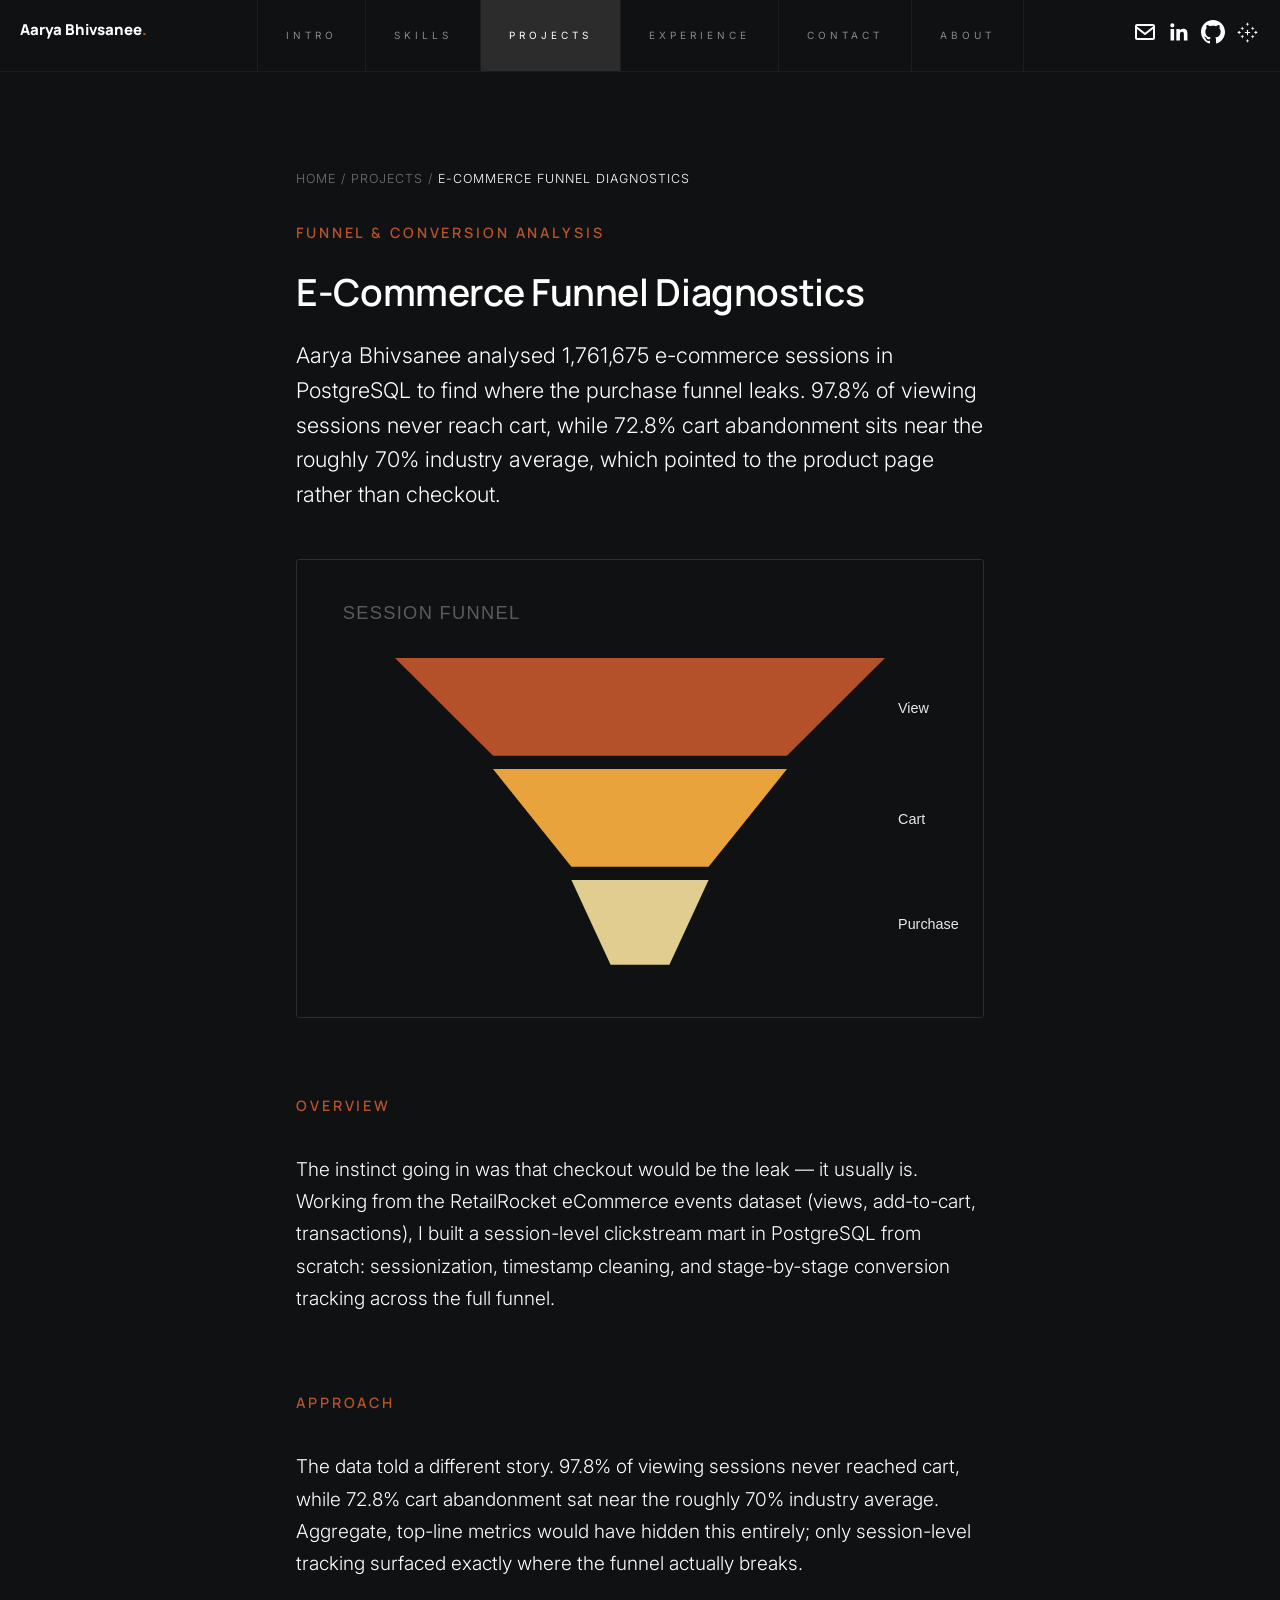
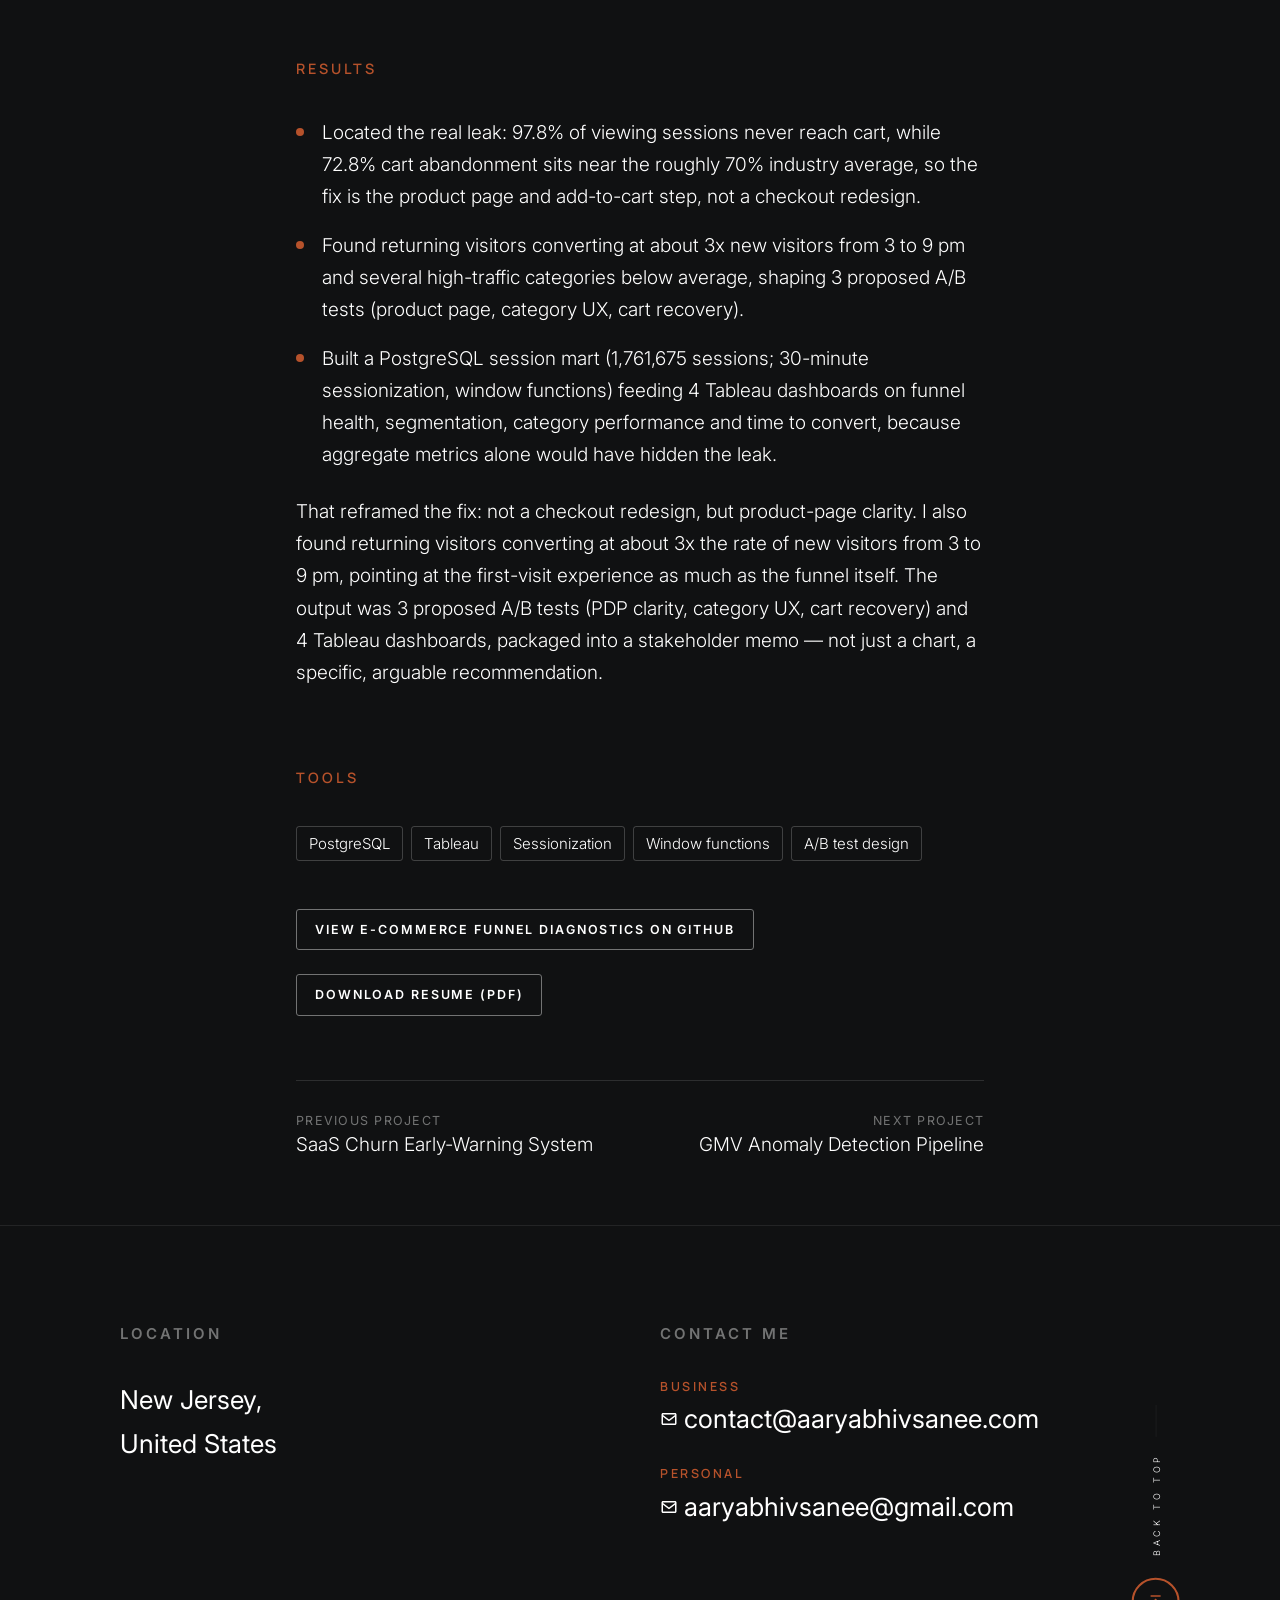
<file: projects/ecommerce-funnel-diagnostics/index.html>
<!DOCTYPE html>
<html lang="en" class="no-js" >
<head>

    <meta charset="utf-8">
    <meta name="viewport" content="width=device-width, initial-scale=1">
    <title>E-Commerce Funnel Diagnostics | Aarya Bhivsanee</title>
    <meta name="description" content="Case study: funnel analysis of 1,761,675 e-commerce sessions. 97.8% of viewing sessions never reach cart; findings shaped 3 A/B tests and 4 dashboards.">
    <meta name="robots" content="index,follow,max-image-preview:large,max-snippet:-1,max-video-preview:-1">
    <link rel="canonical" href="https://www.aaryabhivsanee.com/projects/ecommerce-funnel-diagnostics/">

    <meta property="og:type" content="article">
    <meta property="og:site_name" content="Aarya Bhivsanee">
    <meta property="og:locale" content="en_US">
    <meta property="og:url" content="https://www.aaryabhivsanee.com/projects/ecommerce-funnel-diagnostics/">
    <meta property="og:title" content="E-Commerce Funnel Diagnostics | Aarya Bhivsanee">
    <meta property="og:description" content="Case study: funnel analysis of 1,761,675 e-commerce sessions. 97.8% of viewing sessions never reach cart; findings shaped 3 A/B tests and 4 dashboards.">
    <meta property="og:image" content="https://www.aaryabhivsanee.com/images/og-image.jpg">
    <meta property="og:image:width" content="1200">
    <meta property="og:image:height" content="630">
    <meta property="og:image:alt" content="Aarya Bhivsanee, Data and Product Analyst">
    <meta name="twitter:card" content="summary_large_image">
    <meta name="twitter:title" content="E-Commerce Funnel Diagnostics | Aarya Bhivsanee">
    <meta name="twitter:description" content="Case study: funnel analysis of 1,761,675 e-commerce sessions. 97.8% of viewing sessions never reach cart; findings shaped 3 A/B tests and 4 dashboards.">
    <meta name="twitter:image" content="https://www.aaryabhivsanee.com/images/og-image.jpg">
    <meta name="twitter:image:alt" content="Aarya Bhivsanee, Data and Product Analyst">

    <script type="application/ld+json">
    {
        "@context": "https://schema.org",
        "@graph": [
            {
                "@type": "TechArticle",
                "@id": "https://www.aaryabhivsanee.com/projects/ecommerce-funnel-diagnostics/#article",
                "headline": "E-Commerce Funnel Diagnostics",
                "description": "Aarya Bhivsanee analysed 1,761,675 e-commerce sessions in PostgreSQL to find where the purchase funnel leaks. 97.8% of viewing sessions never reach cart, while 72.8% cart abandonment sits near the roughly 70% industry average, which pointed to the product page rather than checkout.",
                "url": "https://www.aaryabhivsanee.com/projects/ecommerce-funnel-diagnostics/",
                "mainEntityOfPage": "https://www.aaryabhivsanee.com/projects/ecommerce-funnel-diagnostics/",
                "inLanguage": "en-US",
                "dateModified": "2026-10-25",
                "image": "https://www.aaryabhivsanee.com/images/og-image.jpg",
                "keywords": "funnel analysis, conversion rate, e-commerce analytics, sessionization, A/B testing, PostgreSQL, Tableau",
                "author": {
                    "@id": "https://www.aaryabhivsanee.com/#person"
                },
                "about": "Funnel & Conversion Analysis",
                "isPartOf": {
                    "@id": "https://www.aaryabhivsanee.com/#website"
                }
            },
            {
                "@type": "SoftwareSourceCode",
                "name": "E-Commerce Funnel Diagnostics",
                "codeRepository": "https://github.com/aarya-7/retail_rocket-funnel_analytics",
                "programmingLanguage": [
                    "SQL"
                ],
                "author": {
                    "@id": "https://www.aaryabhivsanee.com/#person"
                },
                "description": "Aarya Bhivsanee analysed 1,761,675 e-commerce sessions in PostgreSQL to find where the purchase funnel leaks. 97.8% of viewing sessions never reach cart, while 72.8% cart abandonment sits near the roughly 70% industry average, which pointed to the product page rather than checkout."
            },
            {
                "@type": "BreadcrumbList",
                "itemListElement": [
                    {
                        "@type": "ListItem",
                        "position": 1,
                        "name": "Home",
                        "item": "https://www.aaryabhivsanee.com/"
                    },
                    {
                        "@type": "ListItem",
                        "position": 2,
                        "name": "Projects",
                        "item": "https://www.aaryabhivsanee.com/#projects"
                    },
                    {
                        "@type": "ListItem",
                        "position": 3,
                        "name": "E-Commerce Funnel Diagnostics",
                        "item": "https://www.aaryabhivsanee.com/projects/ecommerce-funnel-diagnostics/"
                    }
                ]
            },
            {
                "@id": "https://www.aaryabhivsanee.com/#person",
                "@type": "Person",
                "name": "Aarya Bhivsanee",
                "url": "https://www.aaryabhivsanee.com/"
            }
        ]
    }
    </script>

    <script>
        document.documentElement.classList.remove('no-js');
        document.documentElement.classList.add('js');
    </script>

    <link rel="preconnect" href="https://fonts.googleapis.com">
    <link rel="preconnect" href="https://fonts.gstatic.com" crossorigin>
    <link rel="stylesheet" href="https://fonts.googleapis.com/css2?family=Inter:wght@300;400;500;600&family=Manrope:wght@300;400;500;600;700&display=swap">
    <link rel="stylesheet" href="/css/vendor.css">
    <link rel="stylesheet" href="/css/styles.css">

    <link rel="icon" href="/favicon.ico" sizes="any">
    <link rel="apple-touch-icon" sizes="180x180" href="/apple-touch-icon.png">
    <link rel="icon" type="image/png" sizes="32x32" href="/favicon-32x32.png">
    <link rel="icon" type="image/png" sizes="16x16" href="/favicon-16x16.png">
    <link rel="manifest" href="/site.webmanifest">

</head>

<body id="top">

    <div id="preloader">
        <div id="loader">
        </div>
    </div>

    <div class="s-pagewrap">

        <header class="s-header">

            <div class="s-header__block">
                <div class="s-header__logo">
                    <a class="logo" href="/">
                        <span class="logo__text">Aarya Bhivsanee<span class="logo__accent">.</span></span>
                    </a>
                </div>

                <a class="s-header__menu-toggle" href="#0"><span>Menu</span></a>
            </div> <!-- end s-header__block -->

            <div class="row s-header__nav-wrap">
                <nav class="s-header__nav">
                    <ul>
                        <li><a href="/#intro">Intro</a></li>
                        <li><a href="/#skills">Skills</a></li>
                        <li class="current"><a href="/#projects">Projects</a></li>
                        <li><a href="/#experience">Experience</a></li>
                        <li><a href="/#contact">Contact</a></li>
                        <li><a href="/about.html">About</a></li>
                    </ul>
                </nav>

                <ul class="s-header__social">
                    <li>
                        <a href="mailto:contact@aaryabhivsanee.com">
                            <svg xmlns="http://www.w3.org/2000/svg" width="24" height="24" viewBox="0 0 24 24" style="fill:rgba(0, 0, 0, 1);transform:;-ms-filter:"><path d="M20,4H4C2.897,4,2,4.897,2,6v12c0,1.103,0.897,2,2,2h16c1.103,0,2-0.897,2-2V6C22,4.897,21.103,4,20,4z M20,6v0.511 l-8,6.223L4,6.512V6H20z M4,18V9.044l7.386,5.745C11.566,14.93,11.783,15,12,15s0.434-0.07,0.614-0.211L20,9.044L20.002,18H4z"></path></svg>
                            <span class="screen-reader-text">Email</span>
                        </a>
                    </li>
                    <li>
                        <a href="https://linkedin.com/in/aarya-bhivsanee" target="_blank" rel="noopener">
                            <svg xmlns="http://www.w3.org/2000/svg" width="24" height="24" viewBox="0 0 24 24" style="fill:rgba(0, 0, 0, 1);transform:;-ms-filter:"><path d="M20.447 20.452h-3.554v-5.569c0-1.328-.027-3.037-1.852-3.037-1.853 0-2.136 1.445-2.136 2.939v5.667H9.351V9h3.414v1.561h.046c.477-.9 1.637-1.85 3.37-1.85 3.601 0 4.267 2.37 4.267 5.455v6.286zM5.337 7.433a2.062 2.062 0 1 1 0-4.124 2.062 2.062 0 0 1 0 4.124zM7.114 20.452H3.558V9h3.556v11.452z"></path></svg>
                            <span class="screen-reader-text">LinkedIn</span>
                        </a>
                    </li>
                    <li>
                        <a href="https://github.com/aarya-7" target="_blank" rel="noopener">
                            <svg xmlns="http://www.w3.org/2000/svg" width="24" height="24" viewBox="0 0 24 24" style="fill:rgba(0, 0, 0, 1);transform:;-ms-filter:"><path d="M12 0C5.37 0 0 5.373 0 12c0 5.303 3.438 9.8 8.205 11.387.6.113.82-.258.82-.577 0-.285-.01-1.04-.015-2.04-3.338.724-4.042-1.61-4.042-1.61-.546-1.385-1.333-1.755-1.333-1.755-1.089-.745.084-.729.084-.729 1.205.084 1.84 1.237 1.84 1.237 1.07 1.834 2.807 1.304 3.492.997.108-.775.42-1.305.763-1.605-2.665-.303-5.467-1.332-5.467-5.93 0-1.31.469-2.381 1.236-3.221-.124-.303-.536-1.523.117-3.176 0 0 1.008-.322 3.301 1.23.957-.266 1.983-.399 3.003-.404 1.02.005 2.047.138 3.006.404 2.291-1.552 3.297-1.23 3.297-1.23.655 1.653.243 2.873.12 3.176.77.84 1.235 1.911 1.235 3.221 0 4.609-2.807 5.624-5.479 5.921.43.372.823 1.102.823 2.222 0 1.606-.014 2.898-.014 3.293 0 .322.216.694.825.576C20.565 21.796 24 17.3 24 12c0-6.627-5.373-12-12-12z"></path></svg>
                            <span class="screen-reader-text">GitHub</span>
                        </a>
                    </li>
                    <li>
                        <a href="https://public.tableau.com/app/profile/aarya.bhivsanee/vizzes" target="_blank" rel="noopener">
                            <svg class="icon-tableau" xmlns="http://www.w3.org/2000/svg" width="24" height="24" viewBox="0 0 24 24" style="fill:rgba(0, 0, 0, 1);transform:;-ms-filter:">
                                <g transform="translate(12,4)"><rect x="-0.4" y="-1.6" width="0.8" height="3.2" rx="0.4" ry="0.4"></rect><rect x="-1.6" y="-0.4" width="3.2" height="0.8" rx="0.4" ry="0.4"></rect></g>
                                <g transform="translate(7,8)"><rect x="-0.4" y="-1.6" width="0.8" height="3.2" rx="0.4" ry="0.4"></rect><rect x="-1.6" y="-0.4" width="3.2" height="0.8" rx="0.4" ry="0.4"></rect></g>
                                <g transform="translate(17,8)"><rect x="-0.4" y="-1.6" width="0.8" height="3.2" rx="0.4" ry="0.4"></rect><rect x="-1.6" y="-0.4" width="3.2" height="0.8" rx="0.4" ry="0.4"></rect></g>
                                <g transform="translate(4,12)"><rect x="-0.4" y="-1.6" width="0.8" height="3.2" rx="0.4" ry="0.4"></rect><rect x="-1.6" y="-0.4" width="3.2" height="0.8" rx="0.4" ry="0.4"></rect></g>
                                <g transform="translate(12,12)"><rect x="-0.5" y="-2.6" width="1" height="5.2" rx="0.5" ry="0.5"></rect><rect x="-2.6" y="-0.5" width="5.2" height="1" rx="0.5" ry="0.5"></rect></g>
                                <g transform="translate(20,12)"><rect x="-0.4" y="-1.6" width="0.8" height="3.2" rx="0.4" ry="0.4"></rect><rect x="-1.6" y="-0.4" width="3.2" height="0.8" rx="0.4" ry="0.4"></rect></g>
                                <g transform="translate(7,16)"><rect x="-0.4" y="-1.6" width="0.8" height="3.2" rx="0.4" ry="0.4"></rect><rect x="-1.6" y="-0.4" width="3.2" height="0.8" rx="0.4" ry="0.4"></rect></g>
                                <g transform="translate(17,16)"><rect x="-0.4" y="-1.6" width="0.8" height="3.2" rx="0.4" ry="0.4"></rect><rect x="-1.6" y="-0.4" width="3.2" height="0.8" rx="0.4" ry="0.4"></rect></g>
                                <g transform="translate(12,20)"><rect x="-0.4" y="-1.6" width="0.8" height="3.2" rx="0.4" ry="0.4"></rect><rect x="-1.6" y="-0.4" width="3.2" height="0.8" rx="0.4" ry="0.4"></rect></g>
                            </svg>
                            <span class="screen-reader-text">Tableau Public</span>
                        </a>
                    </li>
                </ul>
            </div> <!-- end s-header__nav-wrap -->

        </header> <!-- end s-header -->

        <main>

        <section class="s-project">
            <div class="row row-x-center">
                <div class="column s-intro__about s-about-plain">
                    <nav class="breadcrumb" aria-label="Breadcrumb"><a href="/">Home</a> / <a href="/#projects">Projects</a> / <span aria-current="page">E-Commerce Funnel Diagnostics</span></nav>
                    <p class="about-section__eyebrow">Funnel &amp; Conversion Analysis</p>
                    <h1 class="project-title">E-Commerce Funnel Diagnostics</h1>
                    <p class="project-summary">Aarya Bhivsanee analysed 1,761,675 e-commerce sessions in PostgreSQL to find where the purchase funnel leaks. 97.8% of viewing sessions never reach cart, while 72.8% cart abandonment sits near the roughly 70% industry average, which pointed to the product page rather than checkout.</p>

                    <div class="about-intro-photo">
                        <img src="/images/portfolio/project-funnel.svg" alt="E-commerce session funnel diagram" width="1050" height="700">
                    </div>

                    <h2 class="about-section__eyebrow">Overview</h2>
                    <p>The instinct going in was that checkout would be the leak — it usually is. Working from the RetailRocket eCommerce events dataset (views, add-to-cart, transactions), I built a session-level clickstream mart in PostgreSQL from scratch: sessionization, timestamp cleaning, and stage-by-stage conversion tracking across the full funnel.</p>

                    <h2 class="about-section__eyebrow">Approach</h2>
                    <p>The data told a different story. 97.8% of viewing sessions never reached cart, while 72.8% cart abandonment sat near the roughly 70% industry average. Aggregate, top-line metrics would have hidden this entirely; only session-level tracking surfaced exactly where the funnel actually breaks.</p>

                    <h2 class="about-section__eyebrow">Results</h2>
                    <ul class="disc">
                        <li>Located the real leak: 97.8% of viewing sessions never reach cart, while 72.8% cart abandonment sits near the roughly 70% industry average, so the fix is the product page and add-to-cart step, not a checkout redesign.</li>
                        <li>Found returning visitors converting at about 3x new visitors from 3 to 9 pm and several high-traffic categories below average, shaping 3 proposed A/B tests (product page, category UX, cart recovery).</li>
                        <li>Built a PostgreSQL session mart (1,761,675 sessions; 30-minute sessionization, window functions) feeding 4 Tableau dashboards on funnel health, segmentation, category performance and time to convert, because aggregate metrics alone would have hidden the leak.</li>
                    </ul>
                    <p style="margin-top: var(--vspace-0_75)">That reframed the fix: not a checkout redesign, but product-page clarity. I also found returning visitors converting at about 3x the rate of new visitors from 3 to 9 pm, pointing at the first-visit experience as much as the funnel itself. The output was 3 proposed A/B tests (PDP clarity, category UX, cart recovery) and 4 Tableau dashboards, packaged into a stakeholder memo — not just a chart, a specific, arguable recommendation.</p>

                    <h2 class="about-section__eyebrow">Tools</h2>
                    <ul class="project-tools"><li>PostgreSQL</li><li>Tableau</li><li>Sessionization</li><li>Window functions</li><li>A/B test design</li></ul>

                    <div class="project-links">
                        <a class="project-detail-modal__link" href="https://github.com/aarya-7/retail_rocket-funnel_analytics" target="_blank" rel="noopener">View E-Commerce Funnel Diagnostics on GitHub</a>
                        <a class="project-detail-modal__link" href="/Resume_AaryaBhivsanee.pdf" download>Download resume (PDF)</a>
                    </div>

                    <nav class="project-pager" aria-label="More projects"><a class="project-pager__prev" href="/projects/saas-churn-early-warning/"><small>Previous project</small>SaaS Churn Early-Warning System</a><a class="project-pager__next" href="/projects/gmv-anomaly-detection/"><small>Next project</small>GMV Anomaly Detection Pipeline</a></nav>
                </div>
            </div>
        </section>

        </main>

        <section class="s-about-footer-wrap">

            <footer class="s-footer">

                <div class="row s-footer__top">
                    <div class="column lg-6 md-6 stack-on-700 s-footer__block contact-address">
                        <h4 class="h6">Location</h4>

                        <p>
                        New Jersey, <br>
                        United States
                        </p>
                    </div>

                    <div class="column lg-6 md-6 stack-on-700 s-footer__block contact-number">
                        <h4 class="h6">Contact Me</h4>

                        <ul class="contact-list">
                            <li>
                                <span class="contact-list__label">Business</span>
                                <a href="mailto:contact@aaryabhivsanee.com" class="contact-list__email">
                                    <svg class="contact-list__icon" xmlns="http://www.w3.org/2000/svg" width="24" height="24" viewBox="0 0 24 24"><path d="M20,4H4C2.897,4,2,4.897,2,6v12c0,1.103,0.897,2,2,2h16c1.103,0,2-0.897,2-2V6C22,4.897,21.103,4,20,4z M20,6v0.511 l-8,6.223L4,6.512V6H20z M4,18V9.044l7.386,5.745C11.566,14.93,11.783,15,12,15s0.434-0.07,0.614-0.211L20,9.044L20.002,18H4z"></path></svg>
                                    contact@aaryabhivsanee.com
                                </a>
                            </li>
                            <li>
                                <span class="contact-list__label">Personal</span>
                                <a href="mailto:aaryabhivsanee@gmail.com" class="contact-list__email">
                                    <svg class="contact-list__icon" xmlns="http://www.w3.org/2000/svg" width="24" height="24" viewBox="0 0 24 24"><path d="M20,4H4C2.897,4,2,4.897,2,6v12c0,1.103,0.897,2,2,2h16c1.103,0,2-0.897,2-2V6C22,4.897,21.103,4,20,4z M20,6v0.511 l-8,6.223L4,6.512V6H20z M4,18V9.044l7.386,5.745C11.566,14.93,11.783,15,12,15s0.434-0.07,0.614-0.211L20,9.044L20.002,18H4z"></path></svg>
                                    aaryabhivsanee@gmail.com
                                </a>
                            </li>
                        </ul>
                    </div>
                </div> <!-- end s-footer__top -->

                <div class="row s-footer__bottom">
                    <div class="column ss-copyright">
                        <span>© 2026 Aarya Bhivsanee</span>
                        <span>Design by <a href="https://www.styleshout.com/">StyleShout</a></span>
                    </div>

                    <div class="ss-go-top">
                        <a class="smoothscroll" title="Back to Top" href="#top">
                            <span class="ss-go-top__icon">
                                <svg xmlns="http://www.w3.org/2000/svg" width="24" height="24" viewBox="0 0 24 24" style="fill:rgba(0, 0, 0, 1);transform:rotate(90deg);-ms-filter:progid:DXImageTransform.Microsoft.BasicImage(rotation=1)"><path d="M6 4H18V6H6zM11 14L11 20 13 20 13 14 18 14 12 8 6 14z"></path></svg>
                            </span>
                            <span class="ss-go-top__text">Back to Top</span>
                        </a>
                    </div>
                </div> <!-- end s-footer__top -->

            </footer>

        </section> <!-- end s-about-footer-wrap -->

    </div> <!-- end s-pagewrap -->

    <script src="/js/plugins.js" defer></script>
    <script src="/js/main.js" defer></script>

</body>
</html>
</file>
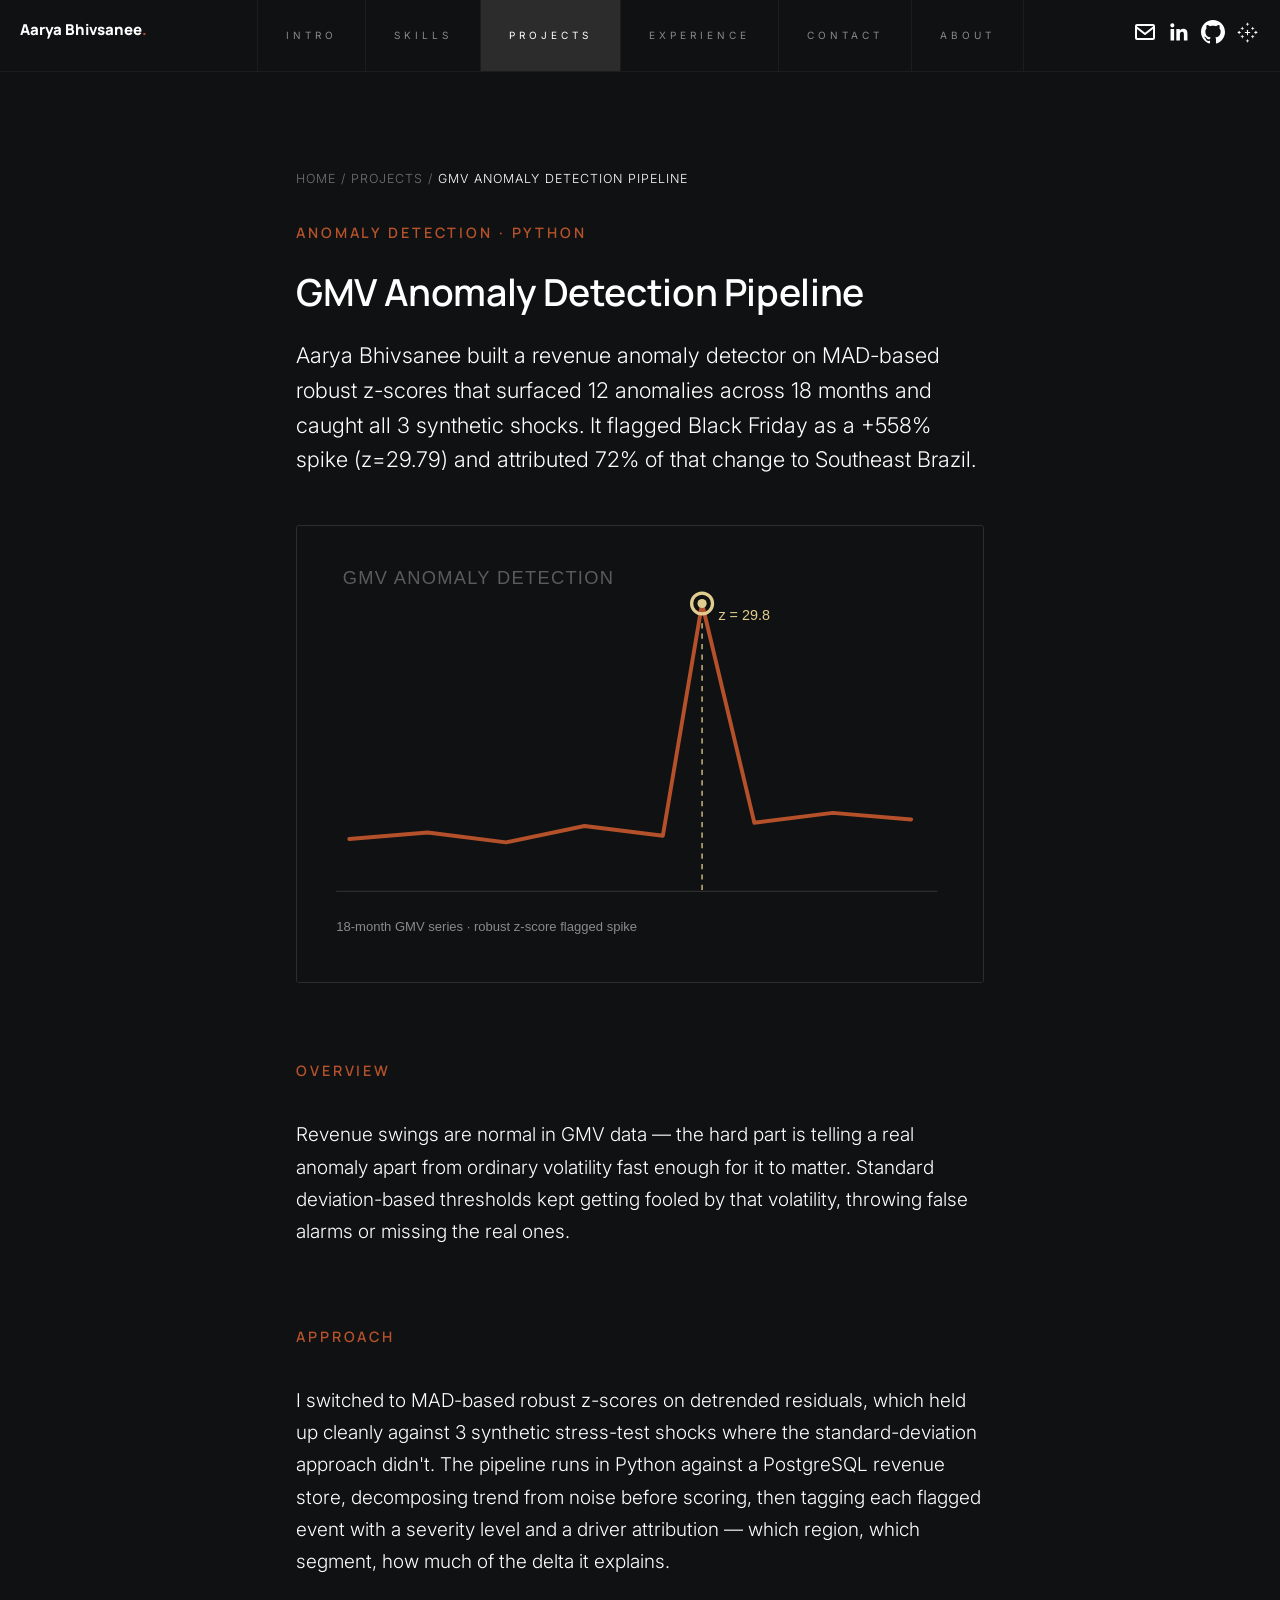
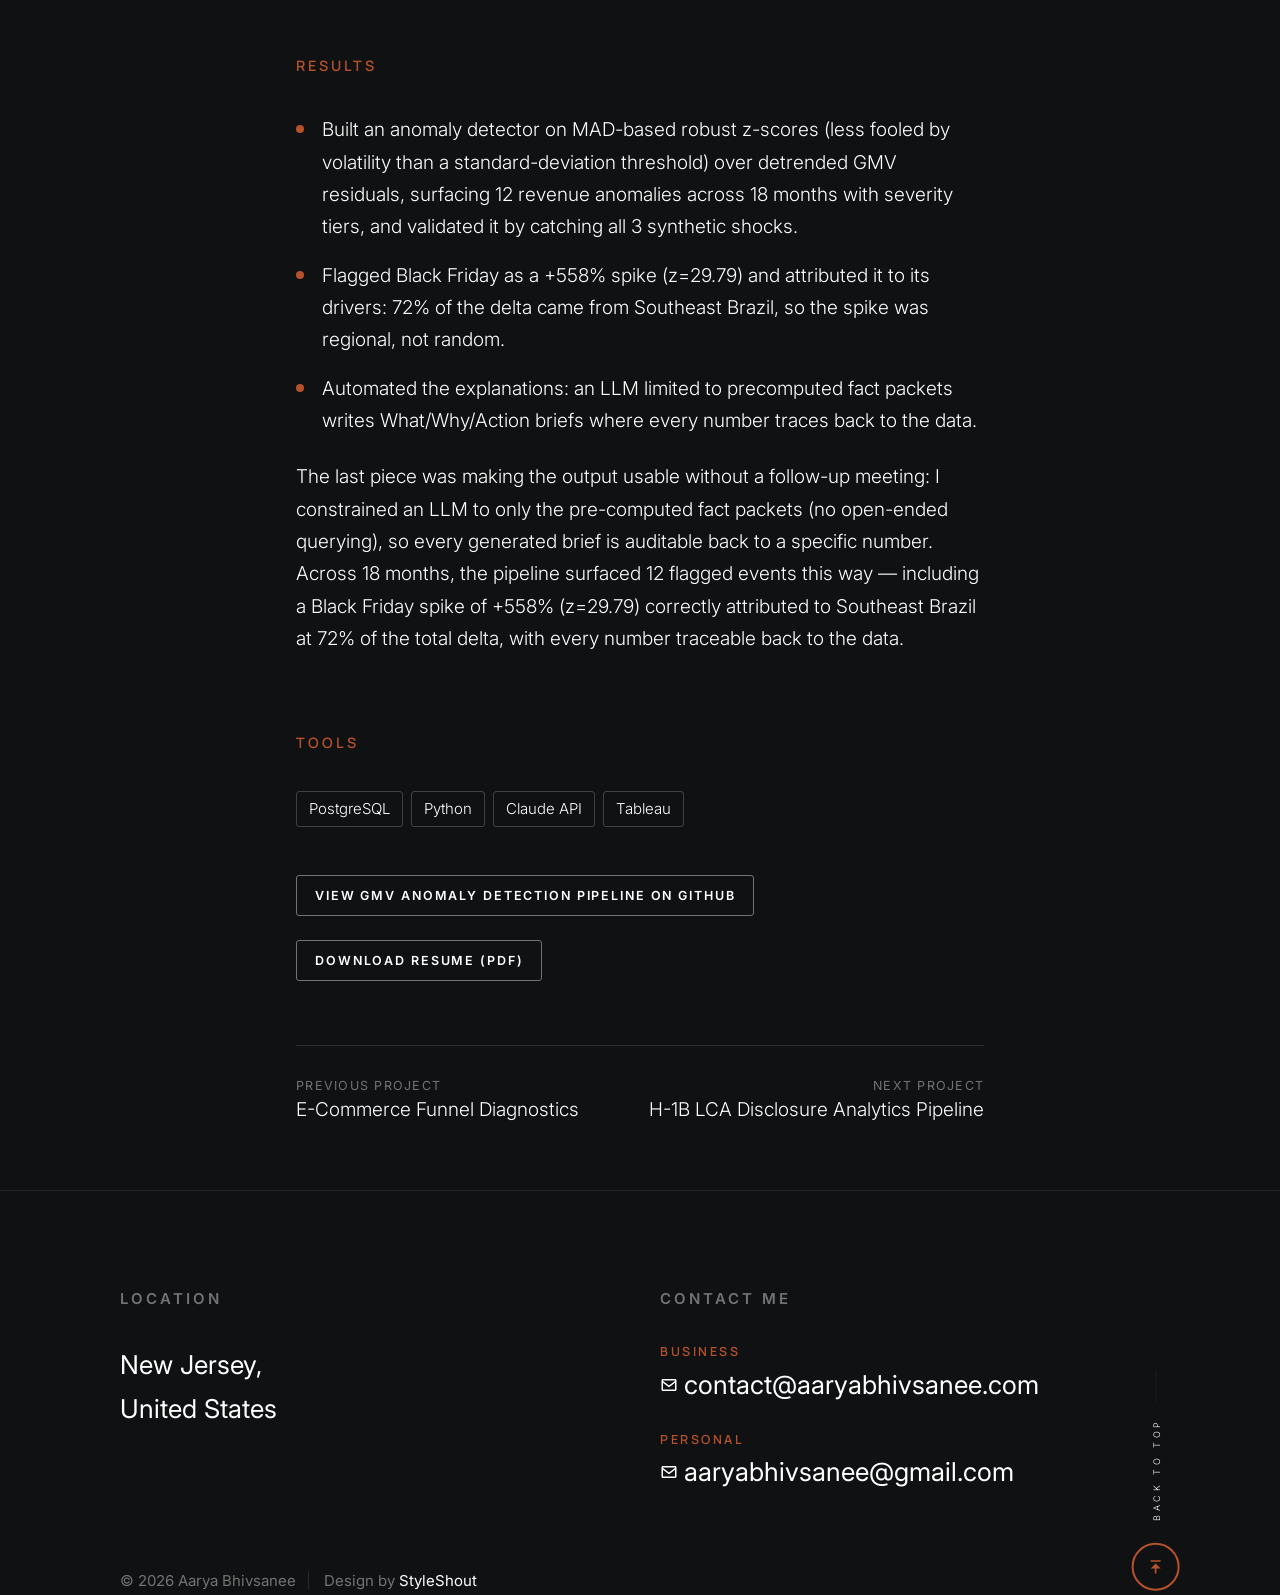
<file: projects/gmv-anomaly-detection/index.html>
<!DOCTYPE html>
<html lang="en" class="no-js" >
<head>

    <meta charset="utf-8">
    <meta name="viewport" content="width=device-width, initial-scale=1">
    <title>GMV Anomaly Detection Pipeline | Aarya Bhivsanee</title>
    <meta name="description" content="Case study: GMV anomaly detection with MAD-based robust z-scores. 12 anomalies in 18 months; Black Friday +558% (z=29.79), 72% from Southeast Brazil.">
    <meta name="robots" content="index,follow,max-image-preview:large,max-snippet:-1,max-video-preview:-1">
    <link rel="canonical" href="https://www.aaryabhivsanee.com/projects/gmv-anomaly-detection/">

    <meta property="og:type" content="article">
    <meta property="og:site_name" content="Aarya Bhivsanee">
    <meta property="og:locale" content="en_US">
    <meta property="og:url" content="https://www.aaryabhivsanee.com/projects/gmv-anomaly-detection/">
    <meta property="og:title" content="GMV Anomaly Detection Pipeline | Aarya Bhivsanee">
    <meta property="og:description" content="Case study: GMV anomaly detection with MAD-based robust z-scores. 12 anomalies in 18 months; Black Friday +558% (z=29.79), 72% from Southeast Brazil.">
    <meta property="og:image" content="https://www.aaryabhivsanee.com/images/og-image.jpg">
    <meta property="og:image:width" content="1200">
    <meta property="og:image:height" content="630">
    <meta property="og:image:alt" content="Aarya Bhivsanee, Data and Product Analyst">
    <meta name="twitter:card" content="summary_large_image">
    <meta name="twitter:title" content="GMV Anomaly Detection Pipeline | Aarya Bhivsanee">
    <meta name="twitter:description" content="Case study: GMV anomaly detection with MAD-based robust z-scores. 12 anomalies in 18 months; Black Friday +558% (z=29.79), 72% from Southeast Brazil.">
    <meta name="twitter:image" content="https://www.aaryabhivsanee.com/images/og-image.jpg">
    <meta name="twitter:image:alt" content="Aarya Bhivsanee, Data and Product Analyst">

    <script type="application/ld+json">
    {
        "@context": "https://schema.org",
        "@graph": [
            {
                "@type": "TechArticle",
                "@id": "https://www.aaryabhivsanee.com/projects/gmv-anomaly-detection/#article",
                "headline": "GMV Anomaly Detection Pipeline",
                "description": "Aarya Bhivsanee built a revenue anomaly detector on MAD-based robust z-scores that surfaced 12 anomalies across 18 months and caught all 3 synthetic shocks. It flagged Black Friday as a +558% spike (z=29.79) and attributed 72% of that change to Southeast Brazil.",
                "url": "https://www.aaryabhivsanee.com/projects/gmv-anomaly-detection/",
                "mainEntityOfPage": "https://www.aaryabhivsanee.com/projects/gmv-anomaly-detection/",
                "inLanguage": "en-US",
                "dateModified": "2026-10-25",
                "image": "https://www.aaryabhivsanee.com/images/og-image.jpg",
                "keywords": "anomaly detection, robust z-score, MAD, revenue analytics, driver attribution, Python, PostgreSQL",
                "author": {
                    "@id": "https://www.aaryabhivsanee.com/#person"
                },
                "about": "Anomaly Detection · Python",
                "isPartOf": {
                    "@id": "https://www.aaryabhivsanee.com/#website"
                }
            },
            {
                "@type": "SoftwareSourceCode",
                "name": "GMV Anomaly Detection Pipeline",
                "codeRepository": "https://github.com/aarya-7/gmv-narrator",
                "programmingLanguage": [
                    "Python",
                    "SQL"
                ],
                "author": {
                    "@id": "https://www.aaryabhivsanee.com/#person"
                },
                "description": "Aarya Bhivsanee built a revenue anomaly detector on MAD-based robust z-scores that surfaced 12 anomalies across 18 months and caught all 3 synthetic shocks. It flagged Black Friday as a +558% spike (z=29.79) and attributed 72% of that change to Southeast Brazil."
            },
            {
                "@type": "BreadcrumbList",
                "itemListElement": [
                    {
                        "@type": "ListItem",
                        "position": 1,
                        "name": "Home",
                        "item": "https://www.aaryabhivsanee.com/"
                    },
                    {
                        "@type": "ListItem",
                        "position": 2,
                        "name": "Projects",
                        "item": "https://www.aaryabhivsanee.com/#projects"
                    },
                    {
                        "@type": "ListItem",
                        "position": 3,
                        "name": "GMV Anomaly Detection Pipeline",
                        "item": "https://www.aaryabhivsanee.com/projects/gmv-anomaly-detection/"
                    }
                ]
            },
            {
                "@id": "https://www.aaryabhivsanee.com/#person",
                "@type": "Person",
                "name": "Aarya Bhivsanee",
                "url": "https://www.aaryabhivsanee.com/"
            }
        ]
    }
    </script>

    <script>
        document.documentElement.classList.remove('no-js');
        document.documentElement.classList.add('js');
    </script>

    <link rel="preconnect" href="https://fonts.googleapis.com">
    <link rel="preconnect" href="https://fonts.gstatic.com" crossorigin>
    <link rel="stylesheet" href="https://fonts.googleapis.com/css2?family=Inter:wght@300;400;500;600&family=Manrope:wght@300;400;500;600;700&display=swap">
    <link rel="stylesheet" href="/css/vendor.css">
    <link rel="stylesheet" href="/css/styles.css">

    <link rel="icon" href="/favicon.ico" sizes="any">
    <link rel="apple-touch-icon" sizes="180x180" href="/apple-touch-icon.png">
    <link rel="icon" type="image/png" sizes="32x32" href="/favicon-32x32.png">
    <link rel="icon" type="image/png" sizes="16x16" href="/favicon-16x16.png">
    <link rel="manifest" href="/site.webmanifest">

</head>

<body id="top">

    <div id="preloader">
        <div id="loader">
        </div>
    </div>

    <div class="s-pagewrap">

        <header class="s-header">

            <div class="s-header__block">
                <div class="s-header__logo">
                    <a class="logo" href="/">
                        <span class="logo__text">Aarya Bhivsanee<span class="logo__accent">.</span></span>
                    </a>
                </div>

                <a class="s-header__menu-toggle" href="#0"><span>Menu</span></a>
            </div> <!-- end s-header__block -->

            <div class="row s-header__nav-wrap">
                <nav class="s-header__nav">
                    <ul>
                        <li><a href="/#intro">Intro</a></li>
                        <li><a href="/#skills">Skills</a></li>
                        <li class="current"><a href="/#projects">Projects</a></li>
                        <li><a href="/#experience">Experience</a></li>
                        <li><a href="/#contact">Contact</a></li>
                        <li><a href="/about.html">About</a></li>
                    </ul>
                </nav>

                <ul class="s-header__social">
                    <li>
                        <a href="mailto:contact@aaryabhivsanee.com">
                            <svg xmlns="http://www.w3.org/2000/svg" width="24" height="24" viewBox="0 0 24 24" style="fill:rgba(0, 0, 0, 1);transform:;-ms-filter:"><path d="M20,4H4C2.897,4,2,4.897,2,6v12c0,1.103,0.897,2,2,2h16c1.103,0,2-0.897,2-2V6C22,4.897,21.103,4,20,4z M20,6v0.511 l-8,6.223L4,6.512V6H20z M4,18V9.044l7.386,5.745C11.566,14.93,11.783,15,12,15s0.434-0.07,0.614-0.211L20,9.044L20.002,18H4z"></path></svg>
                            <span class="screen-reader-text">Email</span>
                        </a>
                    </li>
                    <li>
                        <a href="https://linkedin.com/in/aarya-bhivsanee" target="_blank" rel="noopener">
                            <svg xmlns="http://www.w3.org/2000/svg" width="24" height="24" viewBox="0 0 24 24" style="fill:rgba(0, 0, 0, 1);transform:;-ms-filter:"><path d="M20.447 20.452h-3.554v-5.569c0-1.328-.027-3.037-1.852-3.037-1.853 0-2.136 1.445-2.136 2.939v5.667H9.351V9h3.414v1.561h.046c.477-.9 1.637-1.85 3.37-1.85 3.601 0 4.267 2.37 4.267 5.455v6.286zM5.337 7.433a2.062 2.062 0 1 1 0-4.124 2.062 2.062 0 0 1 0 4.124zM7.114 20.452H3.558V9h3.556v11.452z"></path></svg>
                            <span class="screen-reader-text">LinkedIn</span>
                        </a>
                    </li>
                    <li>
                        <a href="https://github.com/aarya-7" target="_blank" rel="noopener">
                            <svg xmlns="http://www.w3.org/2000/svg" width="24" height="24" viewBox="0 0 24 24" style="fill:rgba(0, 0, 0, 1);transform:;-ms-filter:"><path d="M12 0C5.37 0 0 5.373 0 12c0 5.303 3.438 9.8 8.205 11.387.6.113.82-.258.82-.577 0-.285-.01-1.04-.015-2.04-3.338.724-4.042-1.61-4.042-1.61-.546-1.385-1.333-1.755-1.333-1.755-1.089-.745.084-.729.084-.729 1.205.084 1.84 1.237 1.84 1.237 1.07 1.834 2.807 1.304 3.492.997.108-.775.42-1.305.763-1.605-2.665-.303-5.467-1.332-5.467-5.93 0-1.31.469-2.381 1.236-3.221-.124-.303-.536-1.523.117-3.176 0 0 1.008-.322 3.301 1.23.957-.266 1.983-.399 3.003-.404 1.02.005 2.047.138 3.006.404 2.291-1.552 3.297-1.23 3.297-1.23.655 1.653.243 2.873.12 3.176.77.84 1.235 1.911 1.235 3.221 0 4.609-2.807 5.624-5.479 5.921.43.372.823 1.102.823 2.222 0 1.606-.014 2.898-.014 3.293 0 .322.216.694.825.576C20.565 21.796 24 17.3 24 12c0-6.627-5.373-12-12-12z"></path></svg>
                            <span class="screen-reader-text">GitHub</span>
                        </a>
                    </li>
                    <li>
                        <a href="https://public.tableau.com/app/profile/aarya.bhivsanee/vizzes" target="_blank" rel="noopener">
                            <svg class="icon-tableau" xmlns="http://www.w3.org/2000/svg" width="24" height="24" viewBox="0 0 24 24" style="fill:rgba(0, 0, 0, 1);transform:;-ms-filter:">
                                <g transform="translate(12,4)"><rect x="-0.4" y="-1.6" width="0.8" height="3.2" rx="0.4" ry="0.4"></rect><rect x="-1.6" y="-0.4" width="3.2" height="0.8" rx="0.4" ry="0.4"></rect></g>
                                <g transform="translate(7,8)"><rect x="-0.4" y="-1.6" width="0.8" height="3.2" rx="0.4" ry="0.4"></rect><rect x="-1.6" y="-0.4" width="3.2" height="0.8" rx="0.4" ry="0.4"></rect></g>
                                <g transform="translate(17,8)"><rect x="-0.4" y="-1.6" width="0.8" height="3.2" rx="0.4" ry="0.4"></rect><rect x="-1.6" y="-0.4" width="3.2" height="0.8" rx="0.4" ry="0.4"></rect></g>
                                <g transform="translate(4,12)"><rect x="-0.4" y="-1.6" width="0.8" height="3.2" rx="0.4" ry="0.4"></rect><rect x="-1.6" y="-0.4" width="3.2" height="0.8" rx="0.4" ry="0.4"></rect></g>
                                <g transform="translate(12,12)"><rect x="-0.5" y="-2.6" width="1" height="5.2" rx="0.5" ry="0.5"></rect><rect x="-2.6" y="-0.5" width="5.2" height="1" rx="0.5" ry="0.5"></rect></g>
                                <g transform="translate(20,12)"><rect x="-0.4" y="-1.6" width="0.8" height="3.2" rx="0.4" ry="0.4"></rect><rect x="-1.6" y="-0.4" width="3.2" height="0.8" rx="0.4" ry="0.4"></rect></g>
                                <g transform="translate(7,16)"><rect x="-0.4" y="-1.6" width="0.8" height="3.2" rx="0.4" ry="0.4"></rect><rect x="-1.6" y="-0.4" width="3.2" height="0.8" rx="0.4" ry="0.4"></rect></g>
                                <g transform="translate(17,16)"><rect x="-0.4" y="-1.6" width="0.8" height="3.2" rx="0.4" ry="0.4"></rect><rect x="-1.6" y="-0.4" width="3.2" height="0.8" rx="0.4" ry="0.4"></rect></g>
                                <g transform="translate(12,20)"><rect x="-0.4" y="-1.6" width="0.8" height="3.2" rx="0.4" ry="0.4"></rect><rect x="-1.6" y="-0.4" width="3.2" height="0.8" rx="0.4" ry="0.4"></rect></g>
                            </svg>
                            <span class="screen-reader-text">Tableau Public</span>
                        </a>
                    </li>
                </ul>
            </div> <!-- end s-header__nav-wrap -->

        </header> <!-- end s-header -->

        <main>

        <section class="s-project">
            <div class="row row-x-center">
                <div class="column s-intro__about s-about-plain">
                    <nav class="breadcrumb" aria-label="Breadcrumb"><a href="/">Home</a> / <a href="/#projects">Projects</a> / <span aria-current="page">GMV Anomaly Detection Pipeline</span></nav>
                    <p class="about-section__eyebrow">Anomaly Detection · Python</p>
                    <h1 class="project-title">GMV Anomaly Detection Pipeline</h1>
                    <p class="project-summary">Aarya Bhivsanee built a revenue anomaly detector on MAD-based robust z-scores that surfaced 12 anomalies across 18 months and caught all 3 synthetic shocks. It flagged Black Friday as a +558% spike (z=29.79) and attributed 72% of that change to Southeast Brazil.</p>

                    <div class="about-intro-photo">
                        <img src="/images/portfolio/project-anomaly.svg" alt="GMV time series with a flagged anomaly spike" width="1050" height="700">
                    </div>

                    <h2 class="about-section__eyebrow">Overview</h2>
                    <p>Revenue swings are normal in GMV data — the hard part is telling a real anomaly apart from ordinary volatility fast enough for it to matter. Standard deviation-based thresholds kept getting fooled by that volatility, throwing false alarms or missing the real ones.</p>

                    <h2 class="about-section__eyebrow">Approach</h2>
                    <p>I switched to MAD-based robust z-scores on detrended residuals, which held up cleanly against 3 synthetic stress-test shocks where the standard-deviation approach didn&#x27;t. The pipeline runs in Python against a PostgreSQL revenue store, decomposing trend from noise before scoring, then tagging each flagged event with a severity level and a driver attribution — which region, which segment, how much of the delta it explains.</p>

                    <h2 class="about-section__eyebrow">Results</h2>
                    <ul class="disc">
                        <li>Built an anomaly detector on MAD-based robust z-scores (less fooled by volatility than a standard-deviation threshold) over detrended GMV residuals, surfacing 12 revenue anomalies across 18 months with severity tiers, and validated it by catching all 3 synthetic shocks.</li>
                        <li>Flagged Black Friday as a +558% spike (z=29.79) and attributed it to its drivers: 72% of the delta came from Southeast Brazil, so the spike was regional, not random.</li>
                        <li>Automated the explanations: an LLM limited to precomputed fact packets writes What/Why/Action briefs where every number traces back to the data.</li>
                    </ul>
                    <p style="margin-top: var(--vspace-0_75)">The last piece was making the output usable without a follow-up meeting: I constrained an LLM to only the pre-computed fact packets (no open-ended querying), so every generated brief is auditable back to a specific number. Across 18 months, the pipeline surfaced 12 flagged events this way — including a Black Friday spike of +558% (z=29.79) correctly attributed to Southeast Brazil at 72% of the total delta, with every number traceable back to the data.</p>

                    <h2 class="about-section__eyebrow">Tools</h2>
                    <ul class="project-tools"><li>PostgreSQL</li><li>Python</li><li>Claude API</li><li>Tableau</li></ul>

                    <div class="project-links">
                        <a class="project-detail-modal__link" href="https://github.com/aarya-7/gmv-narrator" target="_blank" rel="noopener">View GMV Anomaly Detection Pipeline on GitHub</a>
                        <a class="project-detail-modal__link" href="/Resume_AaryaBhivsanee.pdf" download>Download resume (PDF)</a>
                    </div>

                    <nav class="project-pager" aria-label="More projects"><a class="project-pager__prev" href="/projects/ecommerce-funnel-diagnostics/"><small>Previous project</small>E-Commerce Funnel Diagnostics</a><a class="project-pager__next" href="/projects/h1b-lca-analytics-pipeline/"><small>Next project</small>H-1B LCA Disclosure Analytics Pipeline</a></nav>
                </div>
            </div>
        </section>

        </main>

        <section class="s-about-footer-wrap">

            <footer class="s-footer">

                <div class="row s-footer__top">
                    <div class="column lg-6 md-6 stack-on-700 s-footer__block contact-address">
                        <h4 class="h6">Location</h4>

                        <p>
                        New Jersey, <br>
                        United States
                        </p>
                    </div>

                    <div class="column lg-6 md-6 stack-on-700 s-footer__block contact-number">
                        <h4 class="h6">Contact Me</h4>

                        <ul class="contact-list">
                            <li>
                                <span class="contact-list__label">Business</span>
                                <a href="mailto:contact@aaryabhivsanee.com" class="contact-list__email">
                                    <svg class="contact-list__icon" xmlns="http://www.w3.org/2000/svg" width="24" height="24" viewBox="0 0 24 24"><path d="M20,4H4C2.897,4,2,4.897,2,6v12c0,1.103,0.897,2,2,2h16c1.103,0,2-0.897,2-2V6C22,4.897,21.103,4,20,4z M20,6v0.511 l-8,6.223L4,6.512V6H20z M4,18V9.044l7.386,5.745C11.566,14.93,11.783,15,12,15s0.434-0.07,0.614-0.211L20,9.044L20.002,18H4z"></path></svg>
                                    contact@aaryabhivsanee.com
                                </a>
                            </li>
                            <li>
                                <span class="contact-list__label">Personal</span>
                                <a href="mailto:aaryabhivsanee@gmail.com" class="contact-list__email">
                                    <svg class="contact-list__icon" xmlns="http://www.w3.org/2000/svg" width="24" height="24" viewBox="0 0 24 24"><path d="M20,4H4C2.897,4,2,4.897,2,6v12c0,1.103,0.897,2,2,2h16c1.103,0,2-0.897,2-2V6C22,4.897,21.103,4,20,4z M20,6v0.511 l-8,6.223L4,6.512V6H20z M4,18V9.044l7.386,5.745C11.566,14.93,11.783,15,12,15s0.434-0.07,0.614-0.211L20,9.044L20.002,18H4z"></path></svg>
                                    aaryabhivsanee@gmail.com
                                </a>
                            </li>
                        </ul>
                    </div>
                </div> <!-- end s-footer__top -->

                <div class="row s-footer__bottom">
                    <div class="column ss-copyright">
                        <span>© 2026 Aarya Bhivsanee</span>
                        <span>Design by <a href="https://www.styleshout.com/">StyleShout</a></span>
                    </div>

                    <div class="ss-go-top">
                        <a class="smoothscroll" title="Back to Top" href="#top">
                            <span class="ss-go-top__icon">
                                <svg xmlns="http://www.w3.org/2000/svg" width="24" height="24" viewBox="0 0 24 24" style="fill:rgba(0, 0, 0, 1);transform:rotate(90deg);-ms-filter:progid:DXImageTransform.Microsoft.BasicImage(rotation=1)"><path d="M6 4H18V6H6zM11 14L11 20 13 20 13 14 18 14 12 8 6 14z"></path></svg>
                            </span>
                            <span class="ss-go-top__text">Back to Top</span>
                        </a>
                    </div>
                </div> <!-- end s-footer__top -->

            </footer>

        </section> <!-- end s-about-footer-wrap -->

    </div> <!-- end s-pagewrap -->

    <script src="/js/plugins.js" defer></script>
    <script src="/js/main.js" defer></script>

</body>
</html>
</file>
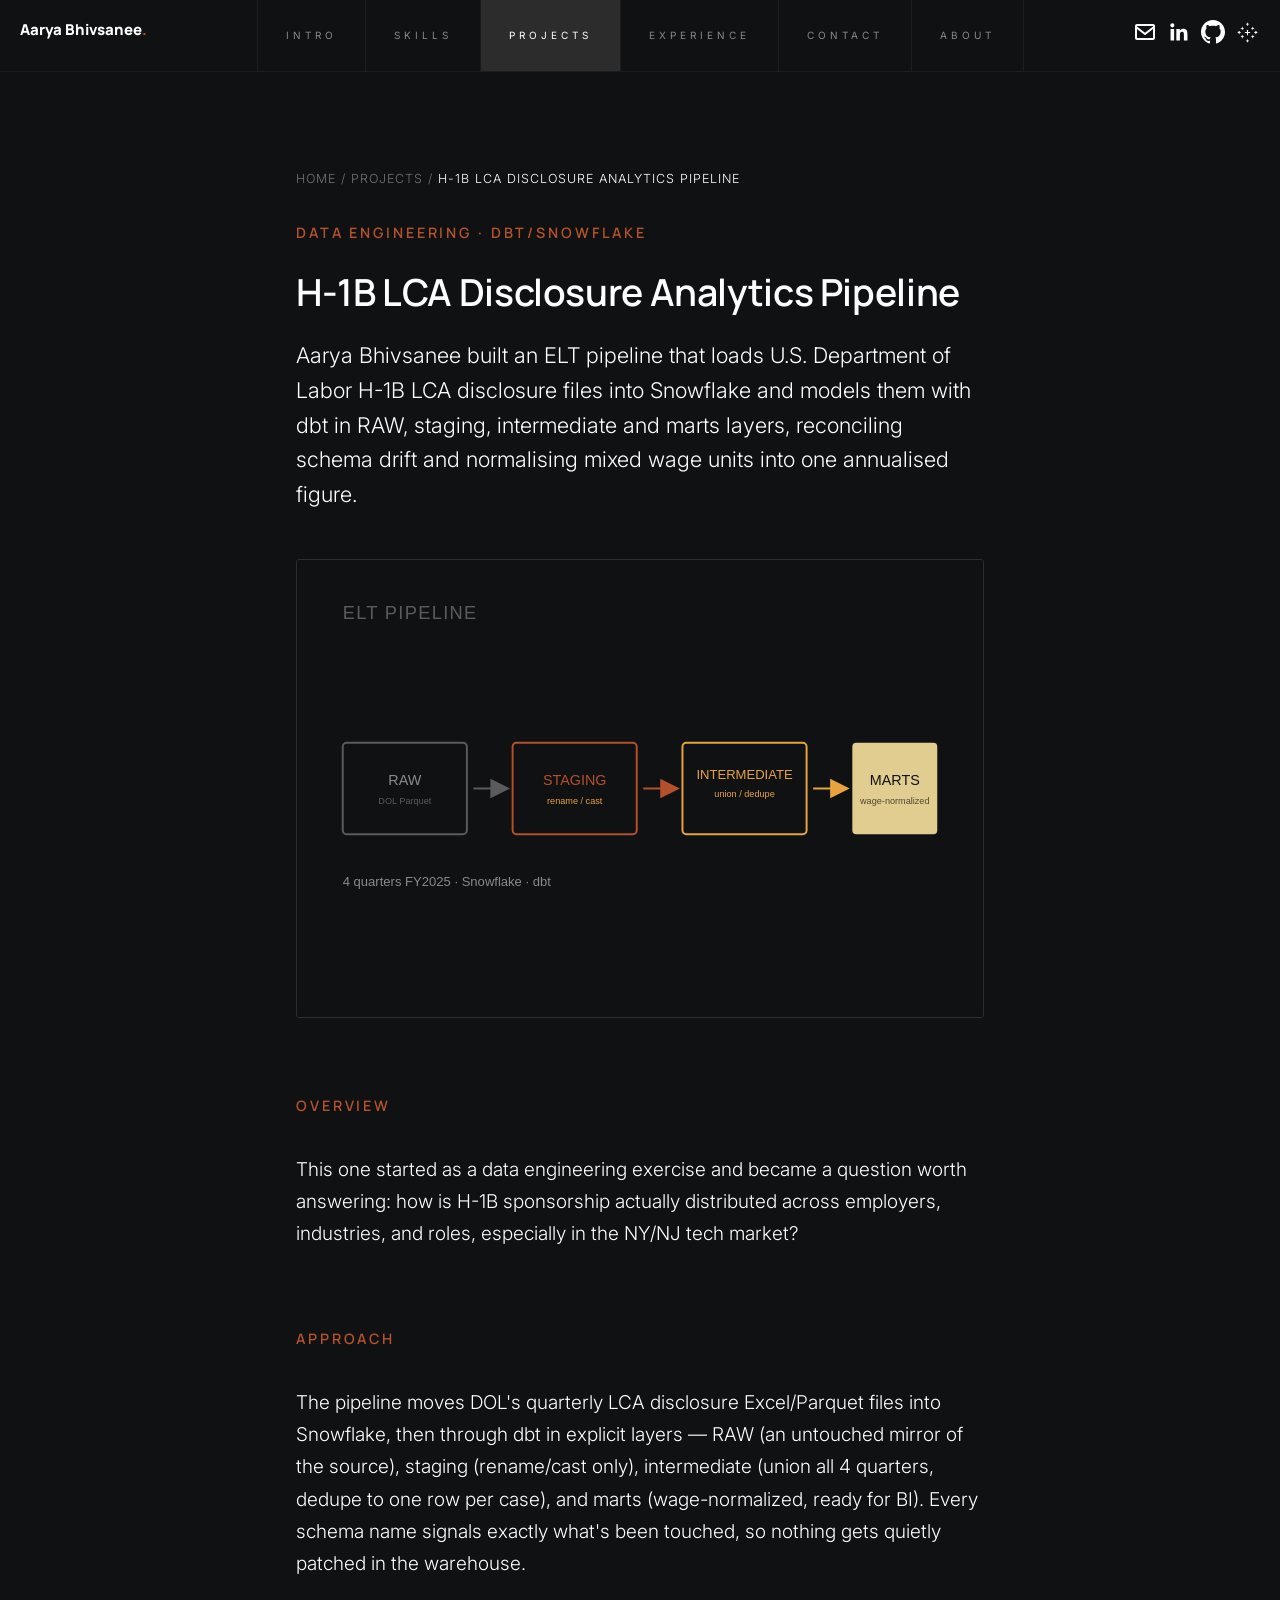
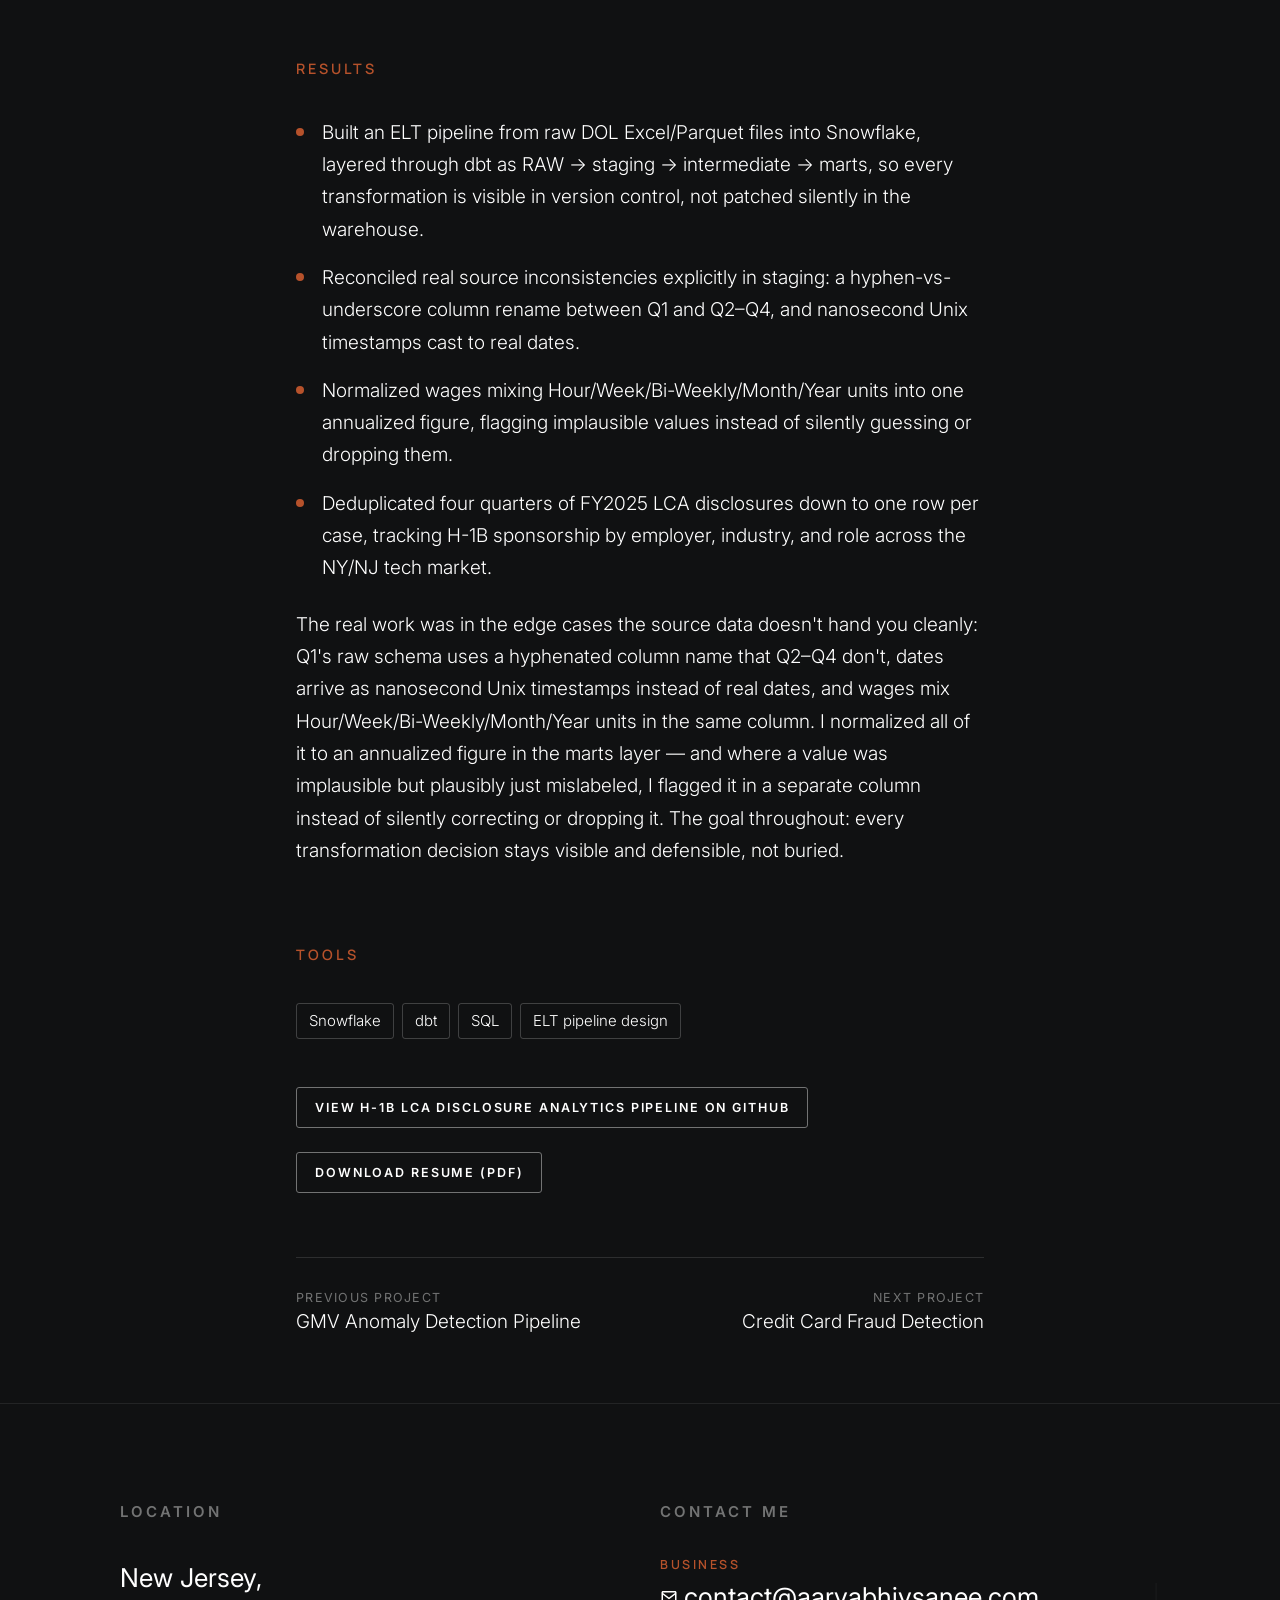
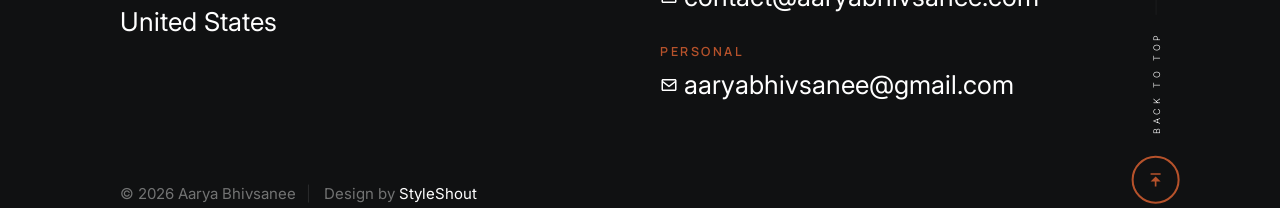
<file: projects/h1b-lca-analytics-pipeline/index.html>
<!DOCTYPE html>
<html lang="en" class="no-js" >
<head>

    <meta charset="utf-8">
    <meta name="viewport" content="width=device-width, initial-scale=1">
    <title>H-1B LCA Disclosure Analytics Pipeline | Aarya Bhivsanee</title>
    <meta name="description" content="Case study: an ELT pipeline from raw DOL H-1B LCA files into Snowflake, modelled with dbt (RAW, staging, intermediate, marts) with wage normalisation.">
    <meta name="robots" content="index,follow,max-image-preview:large,max-snippet:-1,max-video-preview:-1">
    <link rel="canonical" href="https://www.aaryabhivsanee.com/projects/h1b-lca-analytics-pipeline/">

    <meta property="og:type" content="article">
    <meta property="og:site_name" content="Aarya Bhivsanee">
    <meta property="og:locale" content="en_US">
    <meta property="og:url" content="https://www.aaryabhivsanee.com/projects/h1b-lca-analytics-pipeline/">
    <meta property="og:title" content="H-1B LCA Disclosure Analytics Pipeline | Aarya Bhivsanee">
    <meta property="og:description" content="Case study: an ELT pipeline from raw DOL H-1B LCA files into Snowflake, modelled with dbt (RAW, staging, intermediate, marts) with wage normalisation.">
    <meta property="og:image" content="https://www.aaryabhivsanee.com/images/og-image.jpg">
    <meta property="og:image:width" content="1200">
    <meta property="og:image:height" content="630">
    <meta property="og:image:alt" content="Aarya Bhivsanee, Data and Product Analyst">
    <meta name="twitter:card" content="summary_large_image">
    <meta name="twitter:title" content="H-1B LCA Disclosure Analytics Pipeline | Aarya Bhivsanee">
    <meta name="twitter:description" content="Case study: an ELT pipeline from raw DOL H-1B LCA files into Snowflake, modelled with dbt (RAW, staging, intermediate, marts) with wage normalisation.">
    <meta name="twitter:image" content="https://www.aaryabhivsanee.com/images/og-image.jpg">
    <meta name="twitter:image:alt" content="Aarya Bhivsanee, Data and Product Analyst">

    <script type="application/ld+json">
    {
        "@context": "https://schema.org",
        "@graph": [
            {
                "@type": "TechArticle",
                "@id": "https://www.aaryabhivsanee.com/projects/h1b-lca-analytics-pipeline/#article",
                "headline": "H-1B LCA Disclosure Analytics Pipeline",
                "description": "Aarya Bhivsanee built an ELT pipeline that loads U.S. Department of Labor H-1B LCA disclosure files into Snowflake and models them with dbt in RAW, staging, intermediate and marts layers, reconciling schema drift and normalising mixed wage units into one annualised figure.",
                "url": "https://www.aaryabhivsanee.com/projects/h1b-lca-analytics-pipeline/",
                "mainEntityOfPage": "https://www.aaryabhivsanee.com/projects/h1b-lca-analytics-pipeline/",
                "inLanguage": "en-US",
                "dateModified": "2026-10-25",
                "image": "https://www.aaryabhivsanee.com/images/og-image.jpg",
                "keywords": "data engineering, ELT pipeline, dbt, Snowflake, H-1B LCA data, data modeling",
                "author": {
                    "@id": "https://www.aaryabhivsanee.com/#person"
                },
                "about": "Data Engineering · dbt/Snowflake",
                "isPartOf": {
                    "@id": "https://www.aaryabhivsanee.com/#website"
                }
            },
            {
                "@type": "SoftwareSourceCode",
                "name": "H-1B LCA Disclosure Analytics Pipeline",
                "codeRepository": "https://github.com/aarya-7/h1b-lca-analytics-pipeline",
                "programmingLanguage": [
                    "SQL"
                ],
                "author": {
                    "@id": "https://www.aaryabhivsanee.com/#person"
                },
                "description": "Aarya Bhivsanee built an ELT pipeline that loads U.S. Department of Labor H-1B LCA disclosure files into Snowflake and models them with dbt in RAW, staging, intermediate and marts layers, reconciling schema drift and normalising mixed wage units into one annualised figure."
            },
            {
                "@type": "BreadcrumbList",
                "itemListElement": [
                    {
                        "@type": "ListItem",
                        "position": 1,
                        "name": "Home",
                        "item": "https://www.aaryabhivsanee.com/"
                    },
                    {
                        "@type": "ListItem",
                        "position": 2,
                        "name": "Projects",
                        "item": "https://www.aaryabhivsanee.com/#projects"
                    },
                    {
                        "@type": "ListItem",
                        "position": 3,
                        "name": "H-1B LCA Disclosure Analytics Pipeline",
                        "item": "https://www.aaryabhivsanee.com/projects/h1b-lca-analytics-pipeline/"
                    }
                ]
            },
            {
                "@id": "https://www.aaryabhivsanee.com/#person",
                "@type": "Person",
                "name": "Aarya Bhivsanee",
                "url": "https://www.aaryabhivsanee.com/"
            }
        ]
    }
    </script>

    <script>
        document.documentElement.classList.remove('no-js');
        document.documentElement.classList.add('js');
    </script>

    <link rel="preconnect" href="https://fonts.googleapis.com">
    <link rel="preconnect" href="https://fonts.gstatic.com" crossorigin>
    <link rel="stylesheet" href="https://fonts.googleapis.com/css2?family=Inter:wght@300;400;500;600&family=Manrope:wght@300;400;500;600;700&display=swap">
    <link rel="stylesheet" href="/css/vendor.css">
    <link rel="stylesheet" href="/css/styles.css">

    <link rel="icon" href="/favicon.ico" sizes="any">
    <link rel="apple-touch-icon" sizes="180x180" href="/apple-touch-icon.png">
    <link rel="icon" type="image/png" sizes="32x32" href="/favicon-32x32.png">
    <link rel="icon" type="image/png" sizes="16x16" href="/favicon-16x16.png">
    <link rel="manifest" href="/site.webmanifest">

</head>

<body id="top">

    <div id="preloader">
        <div id="loader">
        </div>
    </div>

    <div class="s-pagewrap">

        <header class="s-header">

            <div class="s-header__block">
                <div class="s-header__logo">
                    <a class="logo" href="/">
                        <span class="logo__text">Aarya Bhivsanee<span class="logo__accent">.</span></span>
                    </a>
                </div>

                <a class="s-header__menu-toggle" href="#0"><span>Menu</span></a>
            </div> <!-- end s-header__block -->

            <div class="row s-header__nav-wrap">
                <nav class="s-header__nav">
                    <ul>
                        <li><a href="/#intro">Intro</a></li>
                        <li><a href="/#skills">Skills</a></li>
                        <li class="current"><a href="/#projects">Projects</a></li>
                        <li><a href="/#experience">Experience</a></li>
                        <li><a href="/#contact">Contact</a></li>
                        <li><a href="/about.html">About</a></li>
                    </ul>
                </nav>

                <ul class="s-header__social">
                    <li>
                        <a href="mailto:contact@aaryabhivsanee.com">
                            <svg xmlns="http://www.w3.org/2000/svg" width="24" height="24" viewBox="0 0 24 24" style="fill:rgba(0, 0, 0, 1);transform:;-ms-filter:"><path d="M20,4H4C2.897,4,2,4.897,2,6v12c0,1.103,0.897,2,2,2h16c1.103,0,2-0.897,2-2V6C22,4.897,21.103,4,20,4z M20,6v0.511 l-8,6.223L4,6.512V6H20z M4,18V9.044l7.386,5.745C11.566,14.93,11.783,15,12,15s0.434-0.07,0.614-0.211L20,9.044L20.002,18H4z"></path></svg>
                            <span class="screen-reader-text">Email</span>
                        </a>
                    </li>
                    <li>
                        <a href="https://linkedin.com/in/aarya-bhivsanee" target="_blank" rel="noopener">
                            <svg xmlns="http://www.w3.org/2000/svg" width="24" height="24" viewBox="0 0 24 24" style="fill:rgba(0, 0, 0, 1);transform:;-ms-filter:"><path d="M20.447 20.452h-3.554v-5.569c0-1.328-.027-3.037-1.852-3.037-1.853 0-2.136 1.445-2.136 2.939v5.667H9.351V9h3.414v1.561h.046c.477-.9 1.637-1.85 3.37-1.85 3.601 0 4.267 2.37 4.267 5.455v6.286zM5.337 7.433a2.062 2.062 0 1 1 0-4.124 2.062 2.062 0 0 1 0 4.124zM7.114 20.452H3.558V9h3.556v11.452z"></path></svg>
                            <span class="screen-reader-text">LinkedIn</span>
                        </a>
                    </li>
                    <li>
                        <a href="https://github.com/aarya-7" target="_blank" rel="noopener">
                            <svg xmlns="http://www.w3.org/2000/svg" width="24" height="24" viewBox="0 0 24 24" style="fill:rgba(0, 0, 0, 1);transform:;-ms-filter:"><path d="M12 0C5.37 0 0 5.373 0 12c0 5.303 3.438 9.8 8.205 11.387.6.113.82-.258.82-.577 0-.285-.01-1.04-.015-2.04-3.338.724-4.042-1.61-4.042-1.61-.546-1.385-1.333-1.755-1.333-1.755-1.089-.745.084-.729.084-.729 1.205.084 1.84 1.237 1.84 1.237 1.07 1.834 2.807 1.304 3.492.997.108-.775.42-1.305.763-1.605-2.665-.303-5.467-1.332-5.467-5.93 0-1.31.469-2.381 1.236-3.221-.124-.303-.536-1.523.117-3.176 0 0 1.008-.322 3.301 1.23.957-.266 1.983-.399 3.003-.404 1.02.005 2.047.138 3.006.404 2.291-1.552 3.297-1.23 3.297-1.23.655 1.653.243 2.873.12 3.176.77.84 1.235 1.911 1.235 3.221 0 4.609-2.807 5.624-5.479 5.921.43.372.823 1.102.823 2.222 0 1.606-.014 2.898-.014 3.293 0 .322.216.694.825.576C20.565 21.796 24 17.3 24 12c0-6.627-5.373-12-12-12z"></path></svg>
                            <span class="screen-reader-text">GitHub</span>
                        </a>
                    </li>
                    <li>
                        <a href="https://public.tableau.com/app/profile/aarya.bhivsanee/vizzes" target="_blank" rel="noopener">
                            <svg class="icon-tableau" xmlns="http://www.w3.org/2000/svg" width="24" height="24" viewBox="0 0 24 24" style="fill:rgba(0, 0, 0, 1);transform:;-ms-filter:">
                                <g transform="translate(12,4)"><rect x="-0.4" y="-1.6" width="0.8" height="3.2" rx="0.4" ry="0.4"></rect><rect x="-1.6" y="-0.4" width="3.2" height="0.8" rx="0.4" ry="0.4"></rect></g>
                                <g transform="translate(7,8)"><rect x="-0.4" y="-1.6" width="0.8" height="3.2" rx="0.4" ry="0.4"></rect><rect x="-1.6" y="-0.4" width="3.2" height="0.8" rx="0.4" ry="0.4"></rect></g>
                                <g transform="translate(17,8)"><rect x="-0.4" y="-1.6" width="0.8" height="3.2" rx="0.4" ry="0.4"></rect><rect x="-1.6" y="-0.4" width="3.2" height="0.8" rx="0.4" ry="0.4"></rect></g>
                                <g transform="translate(4,12)"><rect x="-0.4" y="-1.6" width="0.8" height="3.2" rx="0.4" ry="0.4"></rect><rect x="-1.6" y="-0.4" width="3.2" height="0.8" rx="0.4" ry="0.4"></rect></g>
                                <g transform="translate(12,12)"><rect x="-0.5" y="-2.6" width="1" height="5.2" rx="0.5" ry="0.5"></rect><rect x="-2.6" y="-0.5" width="5.2" height="1" rx="0.5" ry="0.5"></rect></g>
                                <g transform="translate(20,12)"><rect x="-0.4" y="-1.6" width="0.8" height="3.2" rx="0.4" ry="0.4"></rect><rect x="-1.6" y="-0.4" width="3.2" height="0.8" rx="0.4" ry="0.4"></rect></g>
                                <g transform="translate(7,16)"><rect x="-0.4" y="-1.6" width="0.8" height="3.2" rx="0.4" ry="0.4"></rect><rect x="-1.6" y="-0.4" width="3.2" height="0.8" rx="0.4" ry="0.4"></rect></g>
                                <g transform="translate(17,16)"><rect x="-0.4" y="-1.6" width="0.8" height="3.2" rx="0.4" ry="0.4"></rect><rect x="-1.6" y="-0.4" width="3.2" height="0.8" rx="0.4" ry="0.4"></rect></g>
                                <g transform="translate(12,20)"><rect x="-0.4" y="-1.6" width="0.8" height="3.2" rx="0.4" ry="0.4"></rect><rect x="-1.6" y="-0.4" width="3.2" height="0.8" rx="0.4" ry="0.4"></rect></g>
                            </svg>
                            <span class="screen-reader-text">Tableau Public</span>
                        </a>
                    </li>
                </ul>
            </div> <!-- end s-header__nav-wrap -->

        </header> <!-- end s-header -->

        <main>

        <section class="s-project">
            <div class="row row-x-center">
                <div class="column s-intro__about s-about-plain">
                    <nav class="breadcrumb" aria-label="Breadcrumb"><a href="/">Home</a> / <a href="/#projects">Projects</a> / <span aria-current="page">H-1B LCA Disclosure Analytics Pipeline</span></nav>
                    <p class="about-section__eyebrow">Data Engineering · dbt/Snowflake</p>
                    <h1 class="project-title">H-1B LCA Disclosure Analytics Pipeline</h1>
                    <p class="project-summary">Aarya Bhivsanee built an ELT pipeline that loads U.S. Department of Labor H-1B LCA disclosure files into Snowflake and models them with dbt in RAW, staging, intermediate and marts layers, reconciling schema drift and normalising mixed wage units into one annualised figure.</p>

                    <div class="about-intro-photo">
                        <img src="/images/portfolio/project-h1b.svg" alt="ELT pipeline diagram: raw to staging to intermediate to marts" width="1050" height="700">
                    </div>

                    <h2 class="about-section__eyebrow">Overview</h2>
                    <p>This one started as a data engineering exercise and became a question worth answering: how is H-1B sponsorship actually distributed across employers, industries, and roles, especially in the NY/NJ tech market?</p>

                    <h2 class="about-section__eyebrow">Approach</h2>
                    <p>The pipeline moves DOL&#x27;s quarterly LCA disclosure Excel/Parquet files into Snowflake, then through dbt in explicit layers — RAW (an untouched mirror of the source), staging (rename/cast only), intermediate (union all 4 quarters, dedupe to one row per case), and marts (wage-normalized, ready for BI). Every schema name signals exactly what&#x27;s been touched, so nothing gets quietly patched in the warehouse.</p>

                    <h2 class="about-section__eyebrow">Results</h2>
                    <ul class="disc">
                        <li>Built an ELT pipeline from raw DOL Excel/Parquet files into Snowflake, layered through dbt as RAW → staging → intermediate → marts, so every transformation is visible in version control, not patched silently in the warehouse.</li>
                        <li>Reconciled real source inconsistencies explicitly in staging: a hyphen-vs-underscore column rename between Q1 and Q2–Q4, and nanosecond Unix timestamps cast to real dates.</li>
                        <li>Normalized wages mixing Hour/Week/Bi-Weekly/Month/Year units into one annualized figure, flagging implausible values instead of silently guessing or dropping them.</li>
                        <li>Deduplicated four quarters of FY2025 LCA disclosures down to one row per case, tracking H-1B sponsorship by employer, industry, and role across the NY/NJ tech market.</li>
                    </ul>
                    <p style="margin-top: var(--vspace-0_75)">The real work was in the edge cases the source data doesn&#x27;t hand you cleanly: Q1&#x27;s raw schema uses a hyphenated column name that Q2–Q4 don&#x27;t, dates arrive as nanosecond Unix timestamps instead of real dates, and wages mix Hour/Week/Bi-Weekly/Month/Year units in the same column. I normalized all of it to an annualized figure in the marts layer — and where a value was implausible but plausibly just mislabeled, I flagged it in a separate column instead of silently correcting or dropping it. The goal throughout: every transformation decision stays visible and defensible, not buried.</p>

                    <h2 class="about-section__eyebrow">Tools</h2>
                    <ul class="project-tools"><li>Snowflake</li><li>dbt</li><li>SQL</li><li>ELT pipeline design</li></ul>

                    <div class="project-links">
                        <a class="project-detail-modal__link" href="https://github.com/aarya-7/h1b-lca-analytics-pipeline" target="_blank" rel="noopener">View H-1B LCA Disclosure Analytics Pipeline on GitHub</a>
                        <a class="project-detail-modal__link" href="/Resume_AaryaBhivsanee.pdf" download>Download resume (PDF)</a>
                    </div>

                    <nav class="project-pager" aria-label="More projects"><a class="project-pager__prev" href="/projects/gmv-anomaly-detection/"><small>Previous project</small>GMV Anomaly Detection Pipeline</a><a class="project-pager__next" href="/projects/credit-card-fraud-detection/"><small>Next project</small>Credit Card Fraud Detection</a></nav>
                </div>
            </div>
        </section>

        </main>

        <section class="s-about-footer-wrap">

            <footer class="s-footer">

                <div class="row s-footer__top">
                    <div class="column lg-6 md-6 stack-on-700 s-footer__block contact-address">
                        <h4 class="h6">Location</h4>

                        <p>
                        New Jersey, <br>
                        United States
                        </p>
                    </div>

                    <div class="column lg-6 md-6 stack-on-700 s-footer__block contact-number">
                        <h4 class="h6">Contact Me</h4>

                        <ul class="contact-list">
                            <li>
                                <span class="contact-list__label">Business</span>
                                <a href="mailto:contact@aaryabhivsanee.com" class="contact-list__email">
                                    <svg class="contact-list__icon" xmlns="http://www.w3.org/2000/svg" width="24" height="24" viewBox="0 0 24 24"><path d="M20,4H4C2.897,4,2,4.897,2,6v12c0,1.103,0.897,2,2,2h16c1.103,0,2-0.897,2-2V6C22,4.897,21.103,4,20,4z M20,6v0.511 l-8,6.223L4,6.512V6H20z M4,18V9.044l7.386,5.745C11.566,14.93,11.783,15,12,15s0.434-0.07,0.614-0.211L20,9.044L20.002,18H4z"></path></svg>
                                    contact@aaryabhivsanee.com
                                </a>
                            </li>
                            <li>
                                <span class="contact-list__label">Personal</span>
                                <a href="mailto:aaryabhivsanee@gmail.com" class="contact-list__email">
                                    <svg class="contact-list__icon" xmlns="http://www.w3.org/2000/svg" width="24" height="24" viewBox="0 0 24 24"><path d="M20,4H4C2.897,4,2,4.897,2,6v12c0,1.103,0.897,2,2,2h16c1.103,0,2-0.897,2-2V6C22,4.897,21.103,4,20,4z M20,6v0.511 l-8,6.223L4,6.512V6H20z M4,18V9.044l7.386,5.745C11.566,14.93,11.783,15,12,15s0.434-0.07,0.614-0.211L20,9.044L20.002,18H4z"></path></svg>
                                    aaryabhivsanee@gmail.com
                                </a>
                            </li>
                        </ul>
                    </div>
                </div> <!-- end s-footer__top -->

                <div class="row s-footer__bottom">
                    <div class="column ss-copyright">
                        <span>© 2026 Aarya Bhivsanee</span>
                        <span>Design by <a href="https://www.styleshout.com/">StyleShout</a></span>
                    </div>

                    <div class="ss-go-top">
                        <a class="smoothscroll" title="Back to Top" href="#top">
                            <span class="ss-go-top__icon">
                                <svg xmlns="http://www.w3.org/2000/svg" width="24" height="24" viewBox="0 0 24 24" style="fill:rgba(0, 0, 0, 1);transform:rotate(90deg);-ms-filter:progid:DXImageTransform.Microsoft.BasicImage(rotation=1)"><path d="M6 4H18V6H6zM11 14L11 20 13 20 13 14 18 14 12 8 6 14z"></path></svg>
                            </span>
                            <span class="ss-go-top__text">Back to Top</span>
                        </a>
                    </div>
                </div> <!-- end s-footer__top -->

            </footer>

        </section> <!-- end s-about-footer-wrap -->

    </div> <!-- end s-pagewrap -->

    <script src="/js/plugins.js" defer></script>
    <script src="/js/main.js" defer></script>

</body>
</html>
</file>
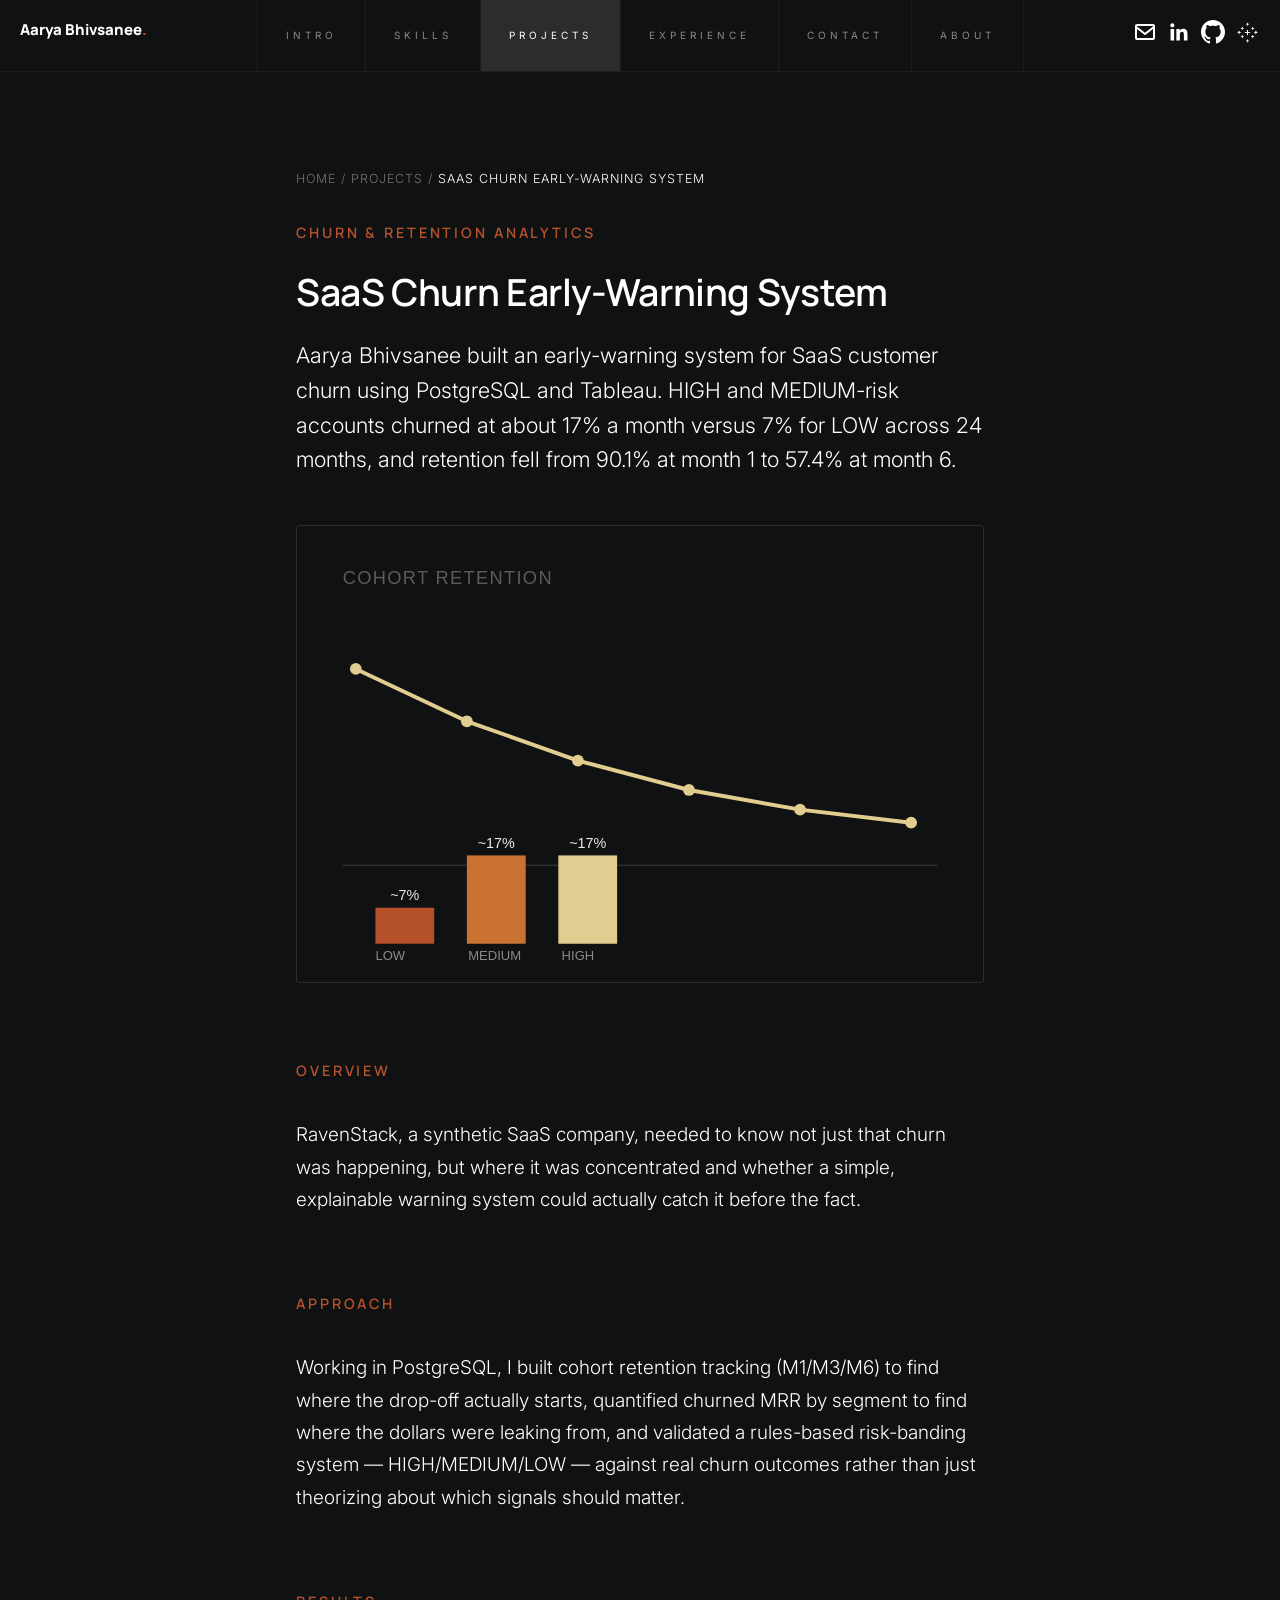
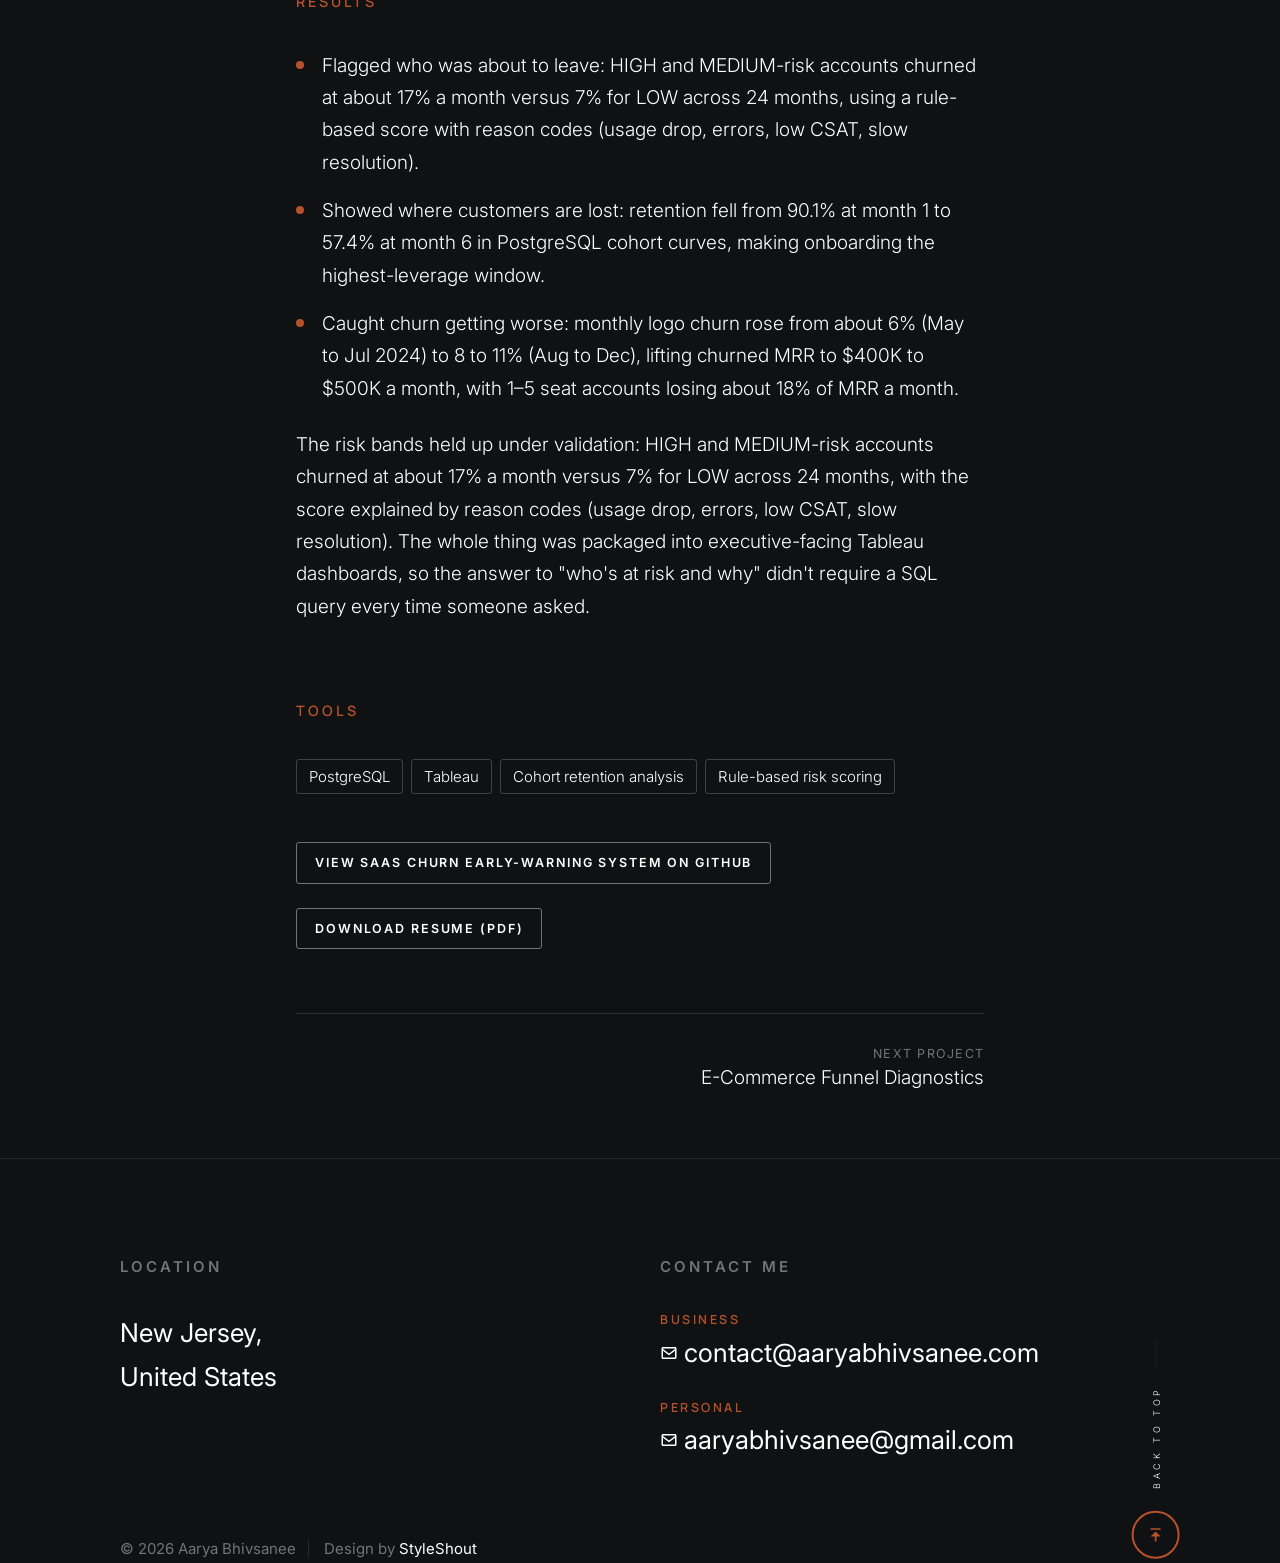
<file: projects/saas-churn-early-warning/index.html>
<!DOCTYPE html>
<html lang="en" class="no-js" >
<head>

    <meta charset="utf-8">
    <meta name="viewport" content="width=device-width, initial-scale=1">
    <title>SaaS Churn Early-Warning System | Aarya Bhivsanee</title>
    <meta name="description" content="Case study: a PostgreSQL and Tableau churn early-warning system. HIGH and MEDIUM-risk accounts churned about 17% a month vs 7% for LOW.">
    <meta name="robots" content="index,follow,max-image-preview:large,max-snippet:-1,max-video-preview:-1">
    <link rel="canonical" href="https://www.aaryabhivsanee.com/projects/saas-churn-early-warning/">

    <meta property="og:type" content="article">
    <meta property="og:site_name" content="Aarya Bhivsanee">
    <meta property="og:locale" content="en_US">
    <meta property="og:url" content="https://www.aaryabhivsanee.com/projects/saas-churn-early-warning/">
    <meta property="og:title" content="SaaS Churn Early-Warning System | Aarya Bhivsanee">
    <meta property="og:description" content="Case study: a PostgreSQL and Tableau churn early-warning system. HIGH and MEDIUM-risk accounts churned about 17% a month vs 7% for LOW.">
    <meta property="og:image" content="https://www.aaryabhivsanee.com/images/og-image.jpg">
    <meta property="og:image:width" content="1200">
    <meta property="og:image:height" content="630">
    <meta property="og:image:alt" content="Aarya Bhivsanee, Data and Product Analyst">
    <meta name="twitter:card" content="summary_large_image">
    <meta name="twitter:title" content="SaaS Churn Early-Warning System | Aarya Bhivsanee">
    <meta name="twitter:description" content="Case study: a PostgreSQL and Tableau churn early-warning system. HIGH and MEDIUM-risk accounts churned about 17% a month vs 7% for LOW.">
    <meta name="twitter:image" content="https://www.aaryabhivsanee.com/images/og-image.jpg">
    <meta name="twitter:image:alt" content="Aarya Bhivsanee, Data and Product Analyst">

    <script type="application/ld+json">
    {
        "@context": "https://schema.org",
        "@graph": [
            {
                "@type": "TechArticle",
                "@id": "https://www.aaryabhivsanee.com/projects/saas-churn-early-warning/#article",
                "headline": "SaaS Churn Early-Warning System",
                "description": "Aarya Bhivsanee built an early-warning system for SaaS customer churn using PostgreSQL and Tableau. HIGH and MEDIUM-risk accounts churned at about 17% a month versus 7% for LOW across 24 months, and retention fell from 90.1% at month 1 to 57.4% at month 6.",
                "url": "https://www.aaryabhivsanee.com/projects/saas-churn-early-warning/",
                "mainEntityOfPage": "https://www.aaryabhivsanee.com/projects/saas-churn-early-warning/",
                "inLanguage": "en-US",
                "dateModified": "2026-10-25",
                "image": "https://www.aaryabhivsanee.com/images/og-image.jpg",
                "keywords": "churn analysis, customer retention, cohort analysis, risk scoring, PostgreSQL, Tableau",
                "author": {
                    "@id": "https://www.aaryabhivsanee.com/#person"
                },
                "about": "Churn & Retention Analytics",
                "isPartOf": {
                    "@id": "https://www.aaryabhivsanee.com/#website"
                }
            },
            {
                "@type": "SoftwareSourceCode",
                "name": "SaaS Churn Early-Warning System",
                "codeRepository": "https://github.com/aarya-7/Saas-retention-churn-early-warning",
                "programmingLanguage": [
                    "SQL"
                ],
                "author": {
                    "@id": "https://www.aaryabhivsanee.com/#person"
                },
                "description": "Aarya Bhivsanee built an early-warning system for SaaS customer churn using PostgreSQL and Tableau. HIGH and MEDIUM-risk accounts churned at about 17% a month versus 7% for LOW across 24 months, and retention fell from 90.1% at month 1 to 57.4% at month 6."
            },
            {
                "@type": "BreadcrumbList",
                "itemListElement": [
                    {
                        "@type": "ListItem",
                        "position": 1,
                        "name": "Home",
                        "item": "https://www.aaryabhivsanee.com/"
                    },
                    {
                        "@type": "ListItem",
                        "position": 2,
                        "name": "Projects",
                        "item": "https://www.aaryabhivsanee.com/#projects"
                    },
                    {
                        "@type": "ListItem",
                        "position": 3,
                        "name": "SaaS Churn Early-Warning System",
                        "item": "https://www.aaryabhivsanee.com/projects/saas-churn-early-warning/"
                    }
                ]
            },
            {
                "@id": "https://www.aaryabhivsanee.com/#person",
                "@type": "Person",
                "name": "Aarya Bhivsanee",
                "url": "https://www.aaryabhivsanee.com/"
            }
        ]
    }
    </script>

    <script>
        document.documentElement.classList.remove('no-js');
        document.documentElement.classList.add('js');
    </script>

    <link rel="preconnect" href="https://fonts.googleapis.com">
    <link rel="preconnect" href="https://fonts.gstatic.com" crossorigin>
    <link rel="stylesheet" href="https://fonts.googleapis.com/css2?family=Inter:wght@300;400;500;600&family=Manrope:wght@300;400;500;600;700&display=swap">
    <link rel="stylesheet" href="/css/vendor.css">
    <link rel="stylesheet" href="/css/styles.css">

    <link rel="icon" href="/favicon.ico" sizes="any">
    <link rel="apple-touch-icon" sizes="180x180" href="/apple-touch-icon.png">
    <link rel="icon" type="image/png" sizes="32x32" href="/favicon-32x32.png">
    <link rel="icon" type="image/png" sizes="16x16" href="/favicon-16x16.png">
    <link rel="manifest" href="/site.webmanifest">

</head>

<body id="top">

    <div id="preloader">
        <div id="loader">
        </div>
    </div>

    <div class="s-pagewrap">

        <header class="s-header">

            <div class="s-header__block">
                <div class="s-header__logo">
                    <a class="logo" href="/">
                        <span class="logo__text">Aarya Bhivsanee<span class="logo__accent">.</span></span>
                    </a>
                </div>

                <a class="s-header__menu-toggle" href="#0"><span>Menu</span></a>
            </div> <!-- end s-header__block -->

            <div class="row s-header__nav-wrap">
                <nav class="s-header__nav">
                    <ul>
                        <li><a href="/#intro">Intro</a></li>
                        <li><a href="/#skills">Skills</a></li>
                        <li class="current"><a href="/#projects">Projects</a></li>
                        <li><a href="/#experience">Experience</a></li>
                        <li><a href="/#contact">Contact</a></li>
                        <li><a href="/about.html">About</a></li>
                    </ul>
                </nav>

                <ul class="s-header__social">
                    <li>
                        <a href="mailto:contact@aaryabhivsanee.com">
                            <svg xmlns="http://www.w3.org/2000/svg" width="24" height="24" viewBox="0 0 24 24" style="fill:rgba(0, 0, 0, 1);transform:;-ms-filter:"><path d="M20,4H4C2.897,4,2,4.897,2,6v12c0,1.103,0.897,2,2,2h16c1.103,0,2-0.897,2-2V6C22,4.897,21.103,4,20,4z M20,6v0.511 l-8,6.223L4,6.512V6H20z M4,18V9.044l7.386,5.745C11.566,14.93,11.783,15,12,15s0.434-0.07,0.614-0.211L20,9.044L20.002,18H4z"></path></svg>
                            <span class="screen-reader-text">Email</span>
                        </a>
                    </li>
                    <li>
                        <a href="https://linkedin.com/in/aarya-bhivsanee" target="_blank" rel="noopener">
                            <svg xmlns="http://www.w3.org/2000/svg" width="24" height="24" viewBox="0 0 24 24" style="fill:rgba(0, 0, 0, 1);transform:;-ms-filter:"><path d="M20.447 20.452h-3.554v-5.569c0-1.328-.027-3.037-1.852-3.037-1.853 0-2.136 1.445-2.136 2.939v5.667H9.351V9h3.414v1.561h.046c.477-.9 1.637-1.85 3.37-1.85 3.601 0 4.267 2.37 4.267 5.455v6.286zM5.337 7.433a2.062 2.062 0 1 1 0-4.124 2.062 2.062 0 0 1 0 4.124zM7.114 20.452H3.558V9h3.556v11.452z"></path></svg>
                            <span class="screen-reader-text">LinkedIn</span>
                        </a>
                    </li>
                    <li>
                        <a href="https://github.com/aarya-7" target="_blank" rel="noopener">
                            <svg xmlns="http://www.w3.org/2000/svg" width="24" height="24" viewBox="0 0 24 24" style="fill:rgba(0, 0, 0, 1);transform:;-ms-filter:"><path d="M12 0C5.37 0 0 5.373 0 12c0 5.303 3.438 9.8 8.205 11.387.6.113.82-.258.82-.577 0-.285-.01-1.04-.015-2.04-3.338.724-4.042-1.61-4.042-1.61-.546-1.385-1.333-1.755-1.333-1.755-1.089-.745.084-.729.084-.729 1.205.084 1.84 1.237 1.84 1.237 1.07 1.834 2.807 1.304 3.492.997.108-.775.42-1.305.763-1.605-2.665-.303-5.467-1.332-5.467-5.93 0-1.31.469-2.381 1.236-3.221-.124-.303-.536-1.523.117-3.176 0 0 1.008-.322 3.301 1.23.957-.266 1.983-.399 3.003-.404 1.02.005 2.047.138 3.006.404 2.291-1.552 3.297-1.23 3.297-1.23.655 1.653.243 2.873.12 3.176.77.84 1.235 1.911 1.235 3.221 0 4.609-2.807 5.624-5.479 5.921.43.372.823 1.102.823 2.222 0 1.606-.014 2.898-.014 3.293 0 .322.216.694.825.576C20.565 21.796 24 17.3 24 12c0-6.627-5.373-12-12-12z"></path></svg>
                            <span class="screen-reader-text">GitHub</span>
                        </a>
                    </li>
                    <li>
                        <a href="https://public.tableau.com/app/profile/aarya.bhivsanee/vizzes" target="_blank" rel="noopener">
                            <svg class="icon-tableau" xmlns="http://www.w3.org/2000/svg" width="24" height="24" viewBox="0 0 24 24" style="fill:rgba(0, 0, 0, 1);transform:;-ms-filter:">
                                <g transform="translate(12,4)"><rect x="-0.4" y="-1.6" width="0.8" height="3.2" rx="0.4" ry="0.4"></rect><rect x="-1.6" y="-0.4" width="3.2" height="0.8" rx="0.4" ry="0.4"></rect></g>
                                <g transform="translate(7,8)"><rect x="-0.4" y="-1.6" width="0.8" height="3.2" rx="0.4" ry="0.4"></rect><rect x="-1.6" y="-0.4" width="3.2" height="0.8" rx="0.4" ry="0.4"></rect></g>
                                <g transform="translate(17,8)"><rect x="-0.4" y="-1.6" width="0.8" height="3.2" rx="0.4" ry="0.4"></rect><rect x="-1.6" y="-0.4" width="3.2" height="0.8" rx="0.4" ry="0.4"></rect></g>
                                <g transform="translate(4,12)"><rect x="-0.4" y="-1.6" width="0.8" height="3.2" rx="0.4" ry="0.4"></rect><rect x="-1.6" y="-0.4" width="3.2" height="0.8" rx="0.4" ry="0.4"></rect></g>
                                <g transform="translate(12,12)"><rect x="-0.5" y="-2.6" width="1" height="5.2" rx="0.5" ry="0.5"></rect><rect x="-2.6" y="-0.5" width="5.2" height="1" rx="0.5" ry="0.5"></rect></g>
                                <g transform="translate(20,12)"><rect x="-0.4" y="-1.6" width="0.8" height="3.2" rx="0.4" ry="0.4"></rect><rect x="-1.6" y="-0.4" width="3.2" height="0.8" rx="0.4" ry="0.4"></rect></g>
                                <g transform="translate(7,16)"><rect x="-0.4" y="-1.6" width="0.8" height="3.2" rx="0.4" ry="0.4"></rect><rect x="-1.6" y="-0.4" width="3.2" height="0.8" rx="0.4" ry="0.4"></rect></g>
                                <g transform="translate(17,16)"><rect x="-0.4" y="-1.6" width="0.8" height="3.2" rx="0.4" ry="0.4"></rect><rect x="-1.6" y="-0.4" width="3.2" height="0.8" rx="0.4" ry="0.4"></rect></g>
                                <g transform="translate(12,20)"><rect x="-0.4" y="-1.6" width="0.8" height="3.2" rx="0.4" ry="0.4"></rect><rect x="-1.6" y="-0.4" width="3.2" height="0.8" rx="0.4" ry="0.4"></rect></g>
                            </svg>
                            <span class="screen-reader-text">Tableau Public</span>
                        </a>
                    </li>
                </ul>
            </div> <!-- end s-header__nav-wrap -->

        </header> <!-- end s-header -->

        <main>

        <section class="s-project">
            <div class="row row-x-center">
                <div class="column s-intro__about s-about-plain">
                    <nav class="breadcrumb" aria-label="Breadcrumb"><a href="/">Home</a> / <a href="/#projects">Projects</a> / <span aria-current="page">SaaS Churn Early-Warning System</span></nav>
                    <p class="about-section__eyebrow">Churn &amp; Retention Analytics</p>
                    <h1 class="project-title">SaaS Churn Early-Warning System</h1>
                    <p class="project-summary">Aarya Bhivsanee built an early-warning system for SaaS customer churn using PostgreSQL and Tableau. HIGH and MEDIUM-risk accounts churned at about 17% a month versus 7% for LOW across 24 months, and retention fell from 90.1% at month 1 to 57.4% at month 6.</p>

                    <div class="about-intro-photo">
                        <img src="/images/portfolio/project-churn.svg" alt="Cohort retention and churn risk-band chart" width="1050" height="700">
                    </div>

                    <h2 class="about-section__eyebrow">Overview</h2>
                    <p>RavenStack, a synthetic SaaS company, needed to know not just that churn was happening, but where it was concentrated and whether a simple, explainable warning system could actually catch it before the fact.</p>

                    <h2 class="about-section__eyebrow">Approach</h2>
                    <p>Working in PostgreSQL, I built cohort retention tracking (M1/M3/M6) to find where the drop-off actually starts, quantified churned MRR by segment to find where the dollars were leaking from, and validated a rules-based risk-banding system — HIGH/MEDIUM/LOW — against real churn outcomes rather than just theorizing about which signals should matter.</p>

                    <h2 class="about-section__eyebrow">Results</h2>
                    <ul class="disc">
                        <li>Flagged who was about to leave: HIGH and MEDIUM-risk accounts churned at about 17% a month versus 7% for LOW across 24 months, using a rule-based score with reason codes (usage drop, errors, low CSAT, slow resolution).</li>
                        <li>Showed where customers are lost: retention fell from 90.1% at month 1 to 57.4% at month 6 in PostgreSQL cohort curves, making onboarding the highest-leverage window.</li>
                        <li>Caught churn getting worse: monthly logo churn rose from about 6% (May to Jul 2024) to 8 to 11% (Aug to Dec), lifting churned MRR to $400K to $500K a month, with 1–5 seat accounts losing about 18% of MRR a month.</li>
                    </ul>
                    <p style="margin-top: var(--vspace-0_75)">The risk bands held up under validation: HIGH and MEDIUM-risk accounts churned at about 17% a month versus 7% for LOW across 24 months, with the score explained by reason codes (usage drop, errors, low CSAT, slow resolution). The whole thing was packaged into executive-facing Tableau dashboards, so the answer to &quot;who&#x27;s at risk and why&quot; didn&#x27;t require a SQL query every time someone asked.</p>

                    <h2 class="about-section__eyebrow">Tools</h2>
                    <ul class="project-tools"><li>PostgreSQL</li><li>Tableau</li><li>Cohort retention analysis</li><li>Rule-based risk scoring</li></ul>

                    <div class="project-links">
                        <a class="project-detail-modal__link" href="https://github.com/aarya-7/Saas-retention-churn-early-warning" target="_blank" rel="noopener">View SaaS Churn Early-Warning System on GitHub</a>
                        <a class="project-detail-modal__link" href="/Resume_AaryaBhivsanee.pdf" download>Download resume (PDF)</a>
                    </div>

                    <nav class="project-pager" aria-label="More projects"><a class="project-pager__next" href="/projects/ecommerce-funnel-diagnostics/"><small>Next project</small>E-Commerce Funnel Diagnostics</a></nav>
                </div>
            </div>
        </section>

        </main>

        <section class="s-about-footer-wrap">

            <footer class="s-footer">

                <div class="row s-footer__top">
                    <div class="column lg-6 md-6 stack-on-700 s-footer__block contact-address">
                        <h4 class="h6">Location</h4>

                        <p>
                        New Jersey, <br>
                        United States
                        </p>
                    </div>

                    <div class="column lg-6 md-6 stack-on-700 s-footer__block contact-number">
                        <h4 class="h6">Contact Me</h4>

                        <ul class="contact-list">
                            <li>
                                <span class="contact-list__label">Business</span>
                                <a href="mailto:contact@aaryabhivsanee.com" class="contact-list__email">
                                    <svg class="contact-list__icon" xmlns="http://www.w3.org/2000/svg" width="24" height="24" viewBox="0 0 24 24"><path d="M20,4H4C2.897,4,2,4.897,2,6v12c0,1.103,0.897,2,2,2h16c1.103,0,2-0.897,2-2V6C22,4.897,21.103,4,20,4z M20,6v0.511 l-8,6.223L4,6.512V6H20z M4,18V9.044l7.386,5.745C11.566,14.93,11.783,15,12,15s0.434-0.07,0.614-0.211L20,9.044L20.002,18H4z"></path></svg>
                                    contact@aaryabhivsanee.com
                                </a>
                            </li>
                            <li>
                                <span class="contact-list__label">Personal</span>
                                <a href="mailto:aaryabhivsanee@gmail.com" class="contact-list__email">
                                    <svg class="contact-list__icon" xmlns="http://www.w3.org/2000/svg" width="24" height="24" viewBox="0 0 24 24"><path d="M20,4H4C2.897,4,2,4.897,2,6v12c0,1.103,0.897,2,2,2h16c1.103,0,2-0.897,2-2V6C22,4.897,21.103,4,20,4z M20,6v0.511 l-8,6.223L4,6.512V6H20z M4,18V9.044l7.386,5.745C11.566,14.93,11.783,15,12,15s0.434-0.07,0.614-0.211L20,9.044L20.002,18H4z"></path></svg>
                                    aaryabhivsanee@gmail.com
                                </a>
                            </li>
                        </ul>
                    </div>
                </div> <!-- end s-footer__top -->

                <div class="row s-footer__bottom">
                    <div class="column ss-copyright">
                        <span>© 2026 Aarya Bhivsanee</span>
                        <span>Design by <a href="https://www.styleshout.com/">StyleShout</a></span>
                    </div>

                    <div class="ss-go-top">
                        <a class="smoothscroll" title="Back to Top" href="#top">
                            <span class="ss-go-top__icon">
                                <svg xmlns="http://www.w3.org/2000/svg" width="24" height="24" viewBox="0 0 24 24" style="fill:rgba(0, 0, 0, 1);transform:rotate(90deg);-ms-filter:progid:DXImageTransform.Microsoft.BasicImage(rotation=1)"><path d="M6 4H18V6H6zM11 14L11 20 13 20 13 14 18 14 12 8 6 14z"></path></svg>
                            </span>
                            <span class="ss-go-top__text">Back to Top</span>
                        </a>
                    </div>
                </div> <!-- end s-footer__top -->

            </footer>

        </section> <!-- end s-about-footer-wrap -->

    </div> <!-- end s-pagewrap -->

    <script src="/js/plugins.js" defer></script>
    <script src="/js/main.js" defer></script>

</body>
</html>
</file>
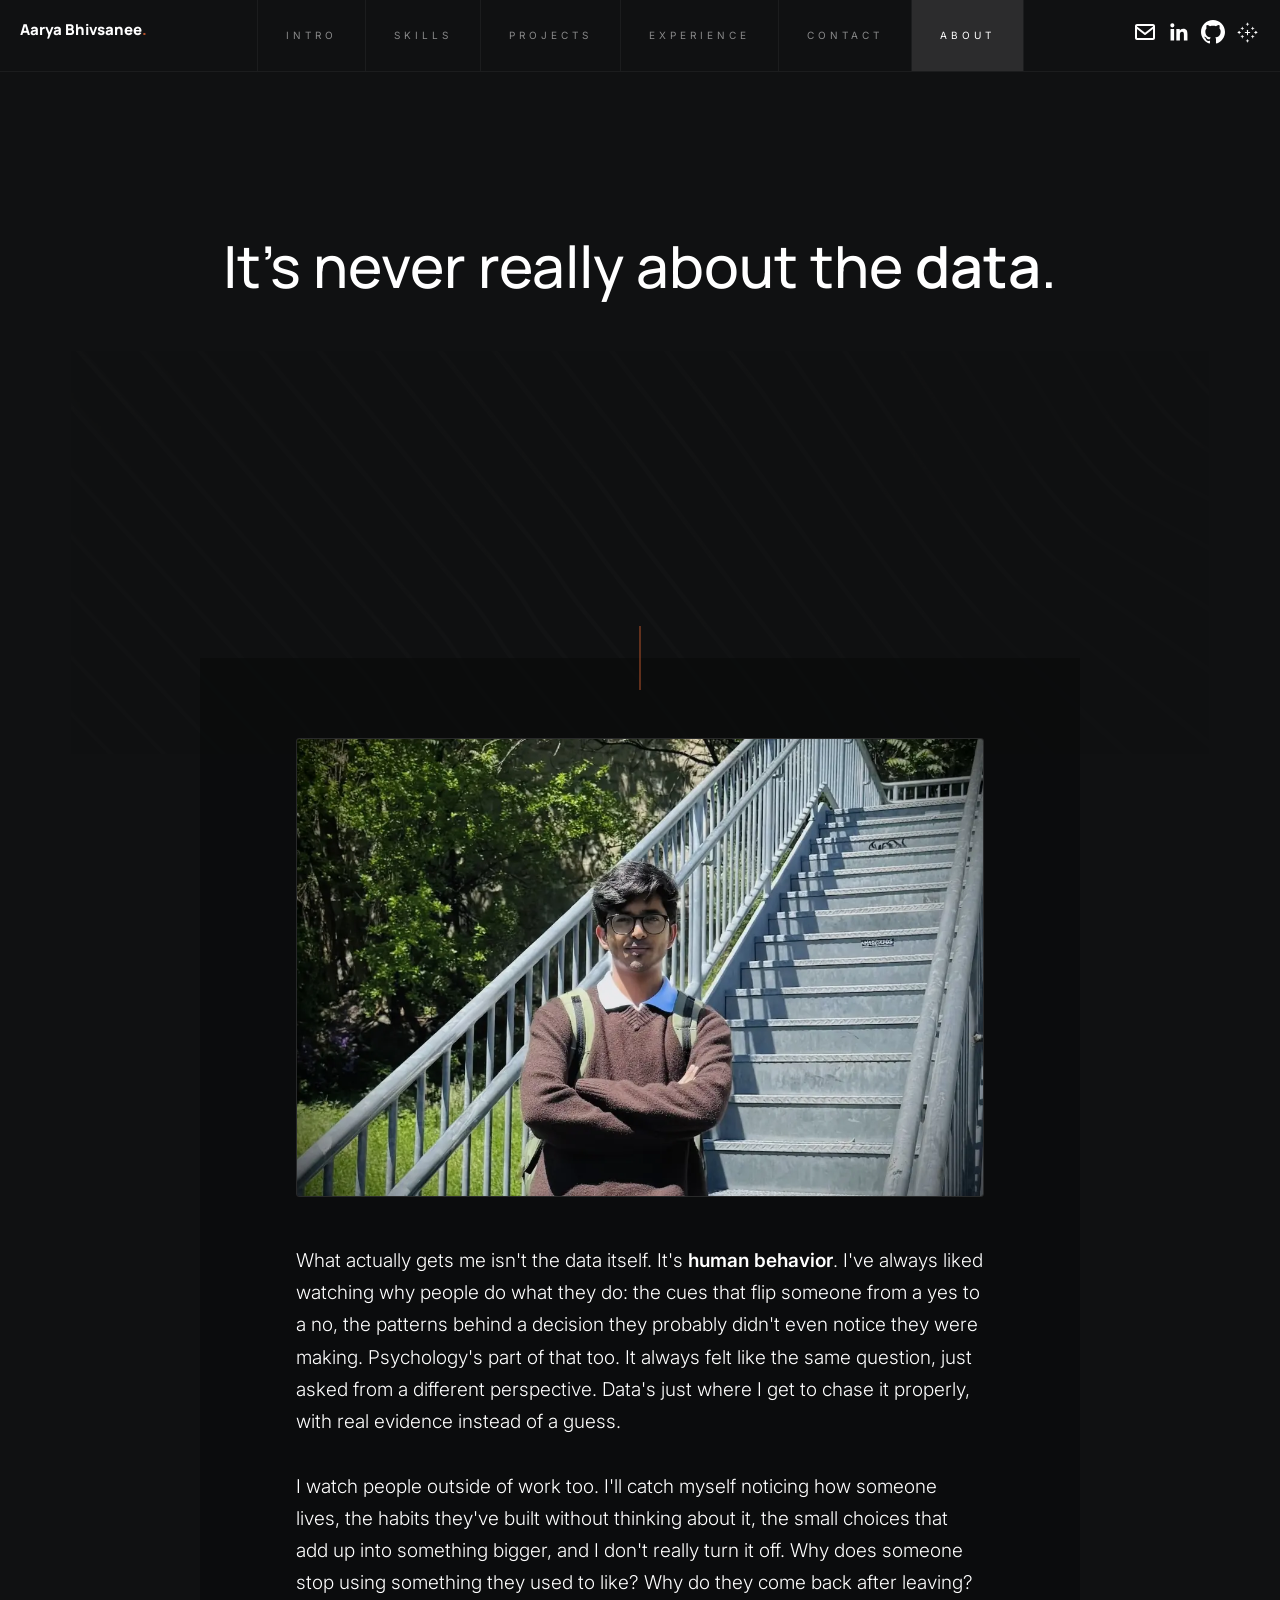
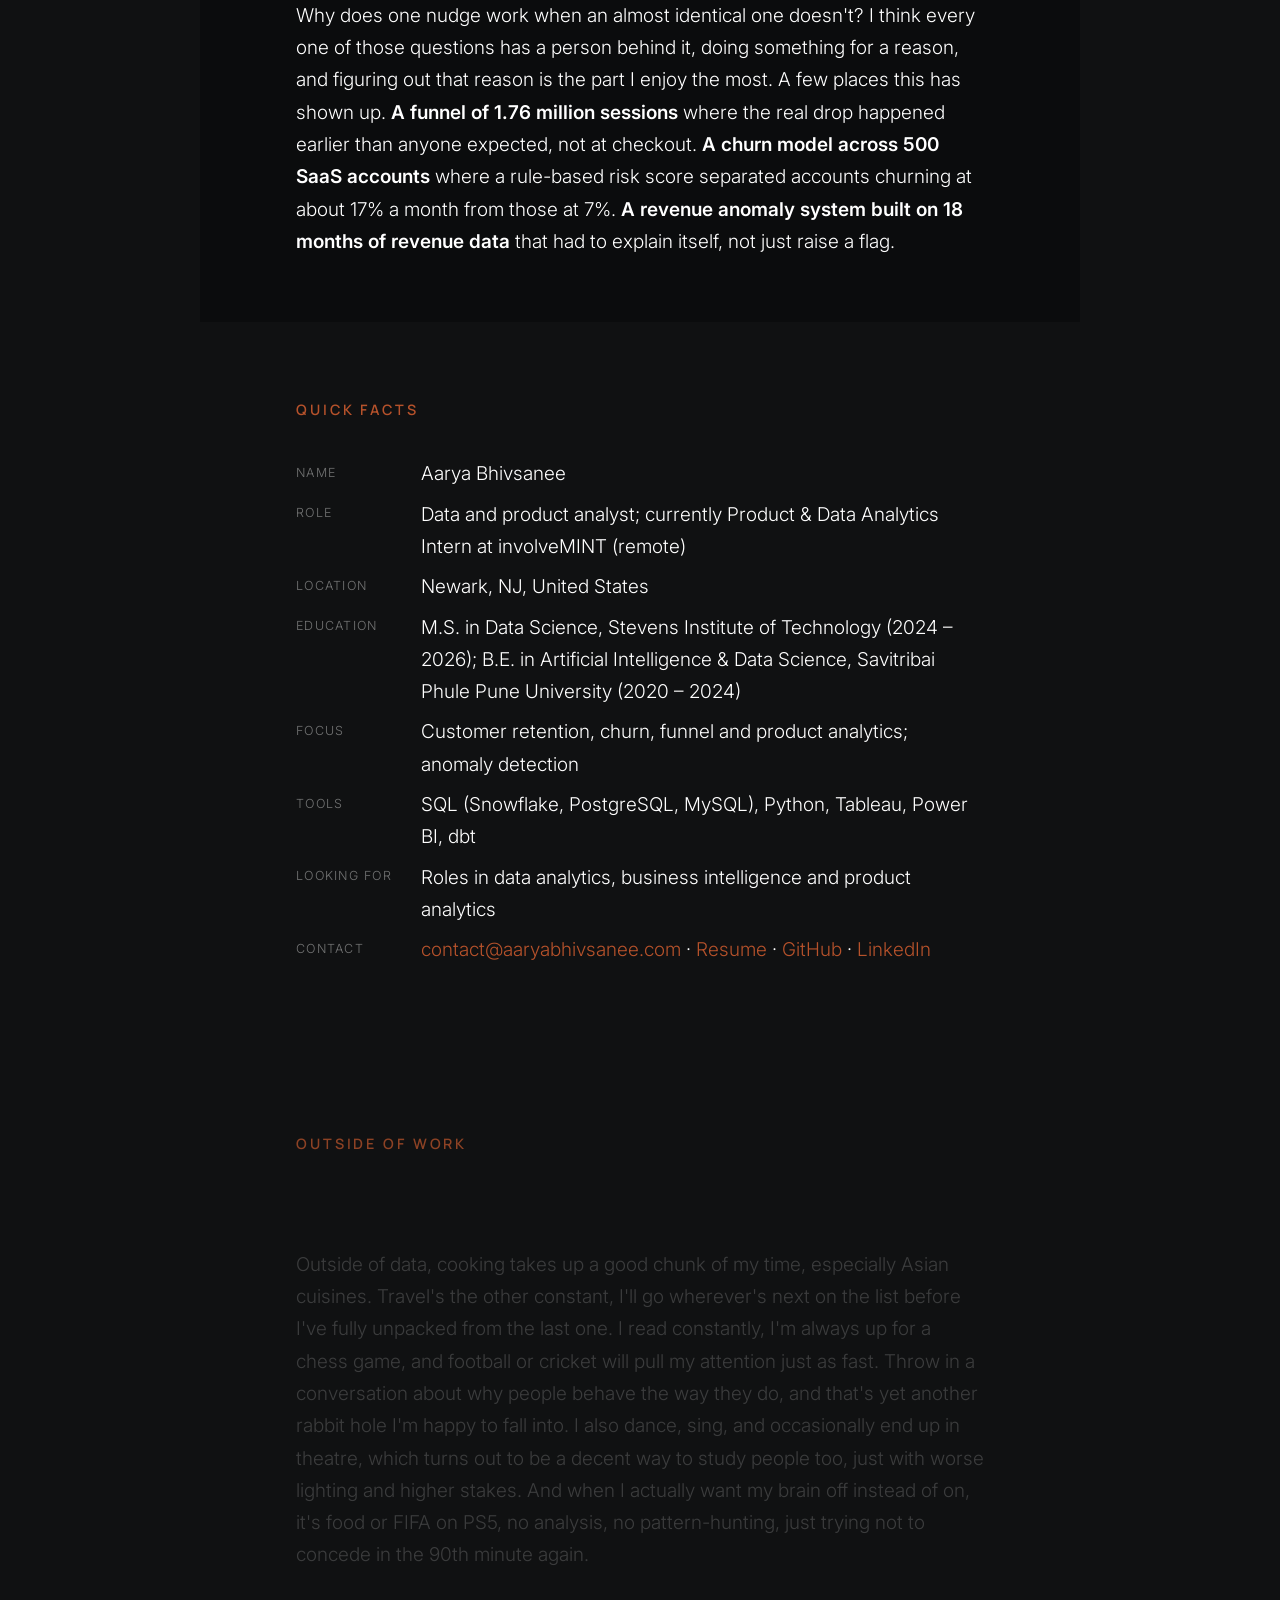
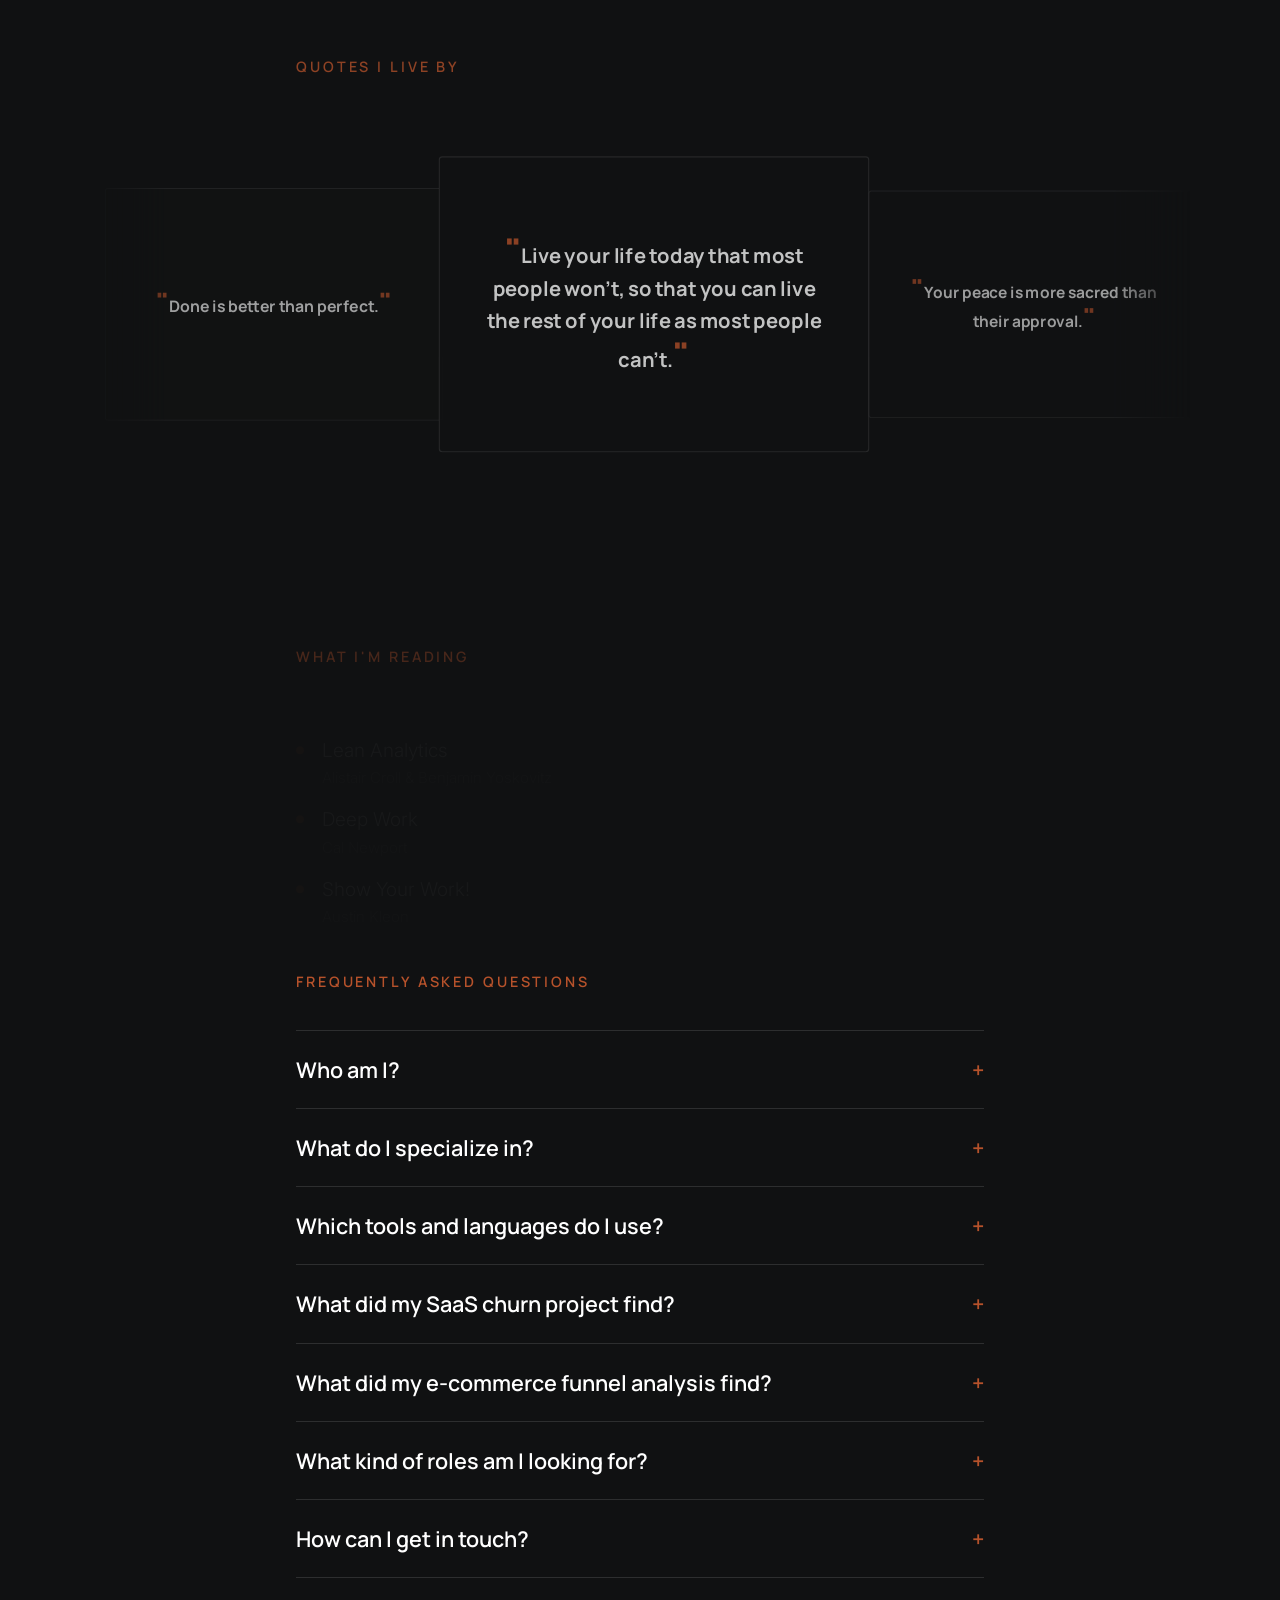
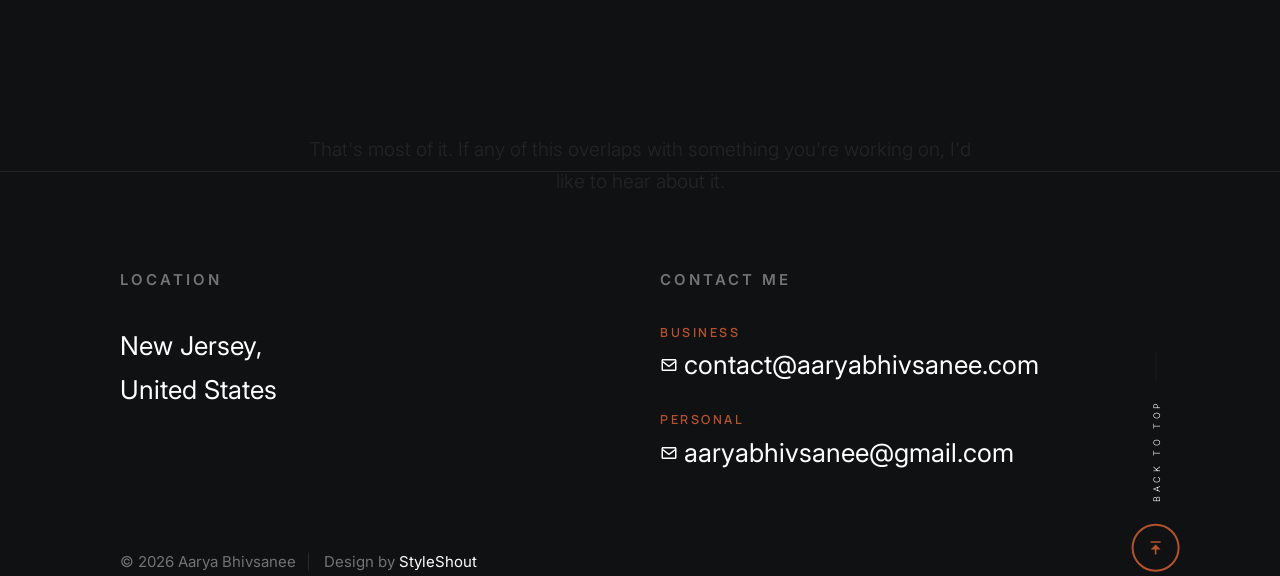
<file: about.html>
<!DOCTYPE html>
<html lang="en" class="no-js" >
<head>

    <!--- basic page needs
    ================================================== -->
    <meta charset="utf-8">
    <meta name="viewport" content="width=device-width, initial-scale=1">
    <title>About Aarya Bhivsanee | Data &amp; Product Analyst</title>
    <meta name="description" content="About Aarya Bhivsanee: quick facts, FAQ, why human behavior led to data, life outside work, favorite quotes and current reads.">
    <meta name="robots" content="index,follow,max-image-preview:large,max-snippet:-1,max-video-preview:-1">
    <link rel="canonical" href="https://www.aaryabhivsanee.com/about.html">

    <!-- social sharing (Open Graph + Twitter Card)
    ================================================== -->
    <meta property="og:type" content="profile">
    <meta property="og:site_name" content="Aarya Bhivsanee">
    <meta property="og:locale" content="en_US">
    <meta property="og:url" content="https://www.aaryabhivsanee.com/about.html">
    <meta property="og:title" content="About Aarya Bhivsanee | Data &amp; Product Analyst">
    <meta property="og:description" content="About Aarya Bhivsanee: quick facts, FAQ, why human behavior led to data, life outside work, favorite quotes and current reads.">
    <meta property="og:image" content="https://www.aaryabhivsanee.com/images/og-image.jpg">
    <meta property="og:image:width" content="1200">
    <meta property="og:image:height" content="630">
    <meta property="og:image:alt" content="Aarya Bhivsanee, Data and Product Analyst">
    <meta name="twitter:card" content="summary_large_image">
    <meta name="twitter:title" content="About Aarya Bhivsanee | Data &amp; Product Analyst">
    <meta name="twitter:description" content="About Aarya Bhivsanee: quick facts, FAQ, why human behavior led to data, life outside work, favorite quotes and current reads.">
    <meta name="twitter:image" content="https://www.aaryabhivsanee.com/images/og-image.jpg">
    <meta name="twitter:image:alt" content="Aarya Bhivsanee, Data and Product Analyst">

    <!-- structured data
    ================================================== -->
    <script type="application/ld+json">
    {
        "@context": "https://schema.org",
        "@graph": [
            {
                "@type": "ProfilePage",
                "@id": "https://www.aaryabhivsanee.com/about.html#page",
                "url": "https://www.aaryabhivsanee.com/about.html",
                "name": "About Aarya Bhivsanee | Data & Product Analyst",
                "description": "About Aarya Bhivsanee: quick facts, FAQ, why human behavior led to data, life outside work, favorite quotes and current reads.",
                "inLanguage": "en-US",
                "dateModified": "2026-10-25",
                "mainEntity": {
                    "@id": "https://www.aaryabhivsanee.com/#person"
                },
                "isPartOf": {
                    "@id": "https://www.aaryabhivsanee.com/#website"
                }
            },
            {
                "@type": "BreadcrumbList",
                "itemListElement": [
                    {
                        "@type": "ListItem",
                        "position": 1,
                        "name": "Home",
                        "item": "https://www.aaryabhivsanee.com/"
                    },
                    {
                        "@type": "ListItem",
                        "position": 2,
                        "name": "About",
                        "item": "https://www.aaryabhivsanee.com/about.html"
                    }
                ]
            },
            {
                "@type": "FAQPage",
                "@id": "https://www.aaryabhivsanee.com/about.html#faq",
                "mainEntity": [
                    {
                        "@type": "Question",
                        "name": "Who am I?",
                        "acceptedAnswer": {
                            "@type": "Answer",
                            "text": "I'm a data and product analyst based in Newark, NJ, with an M.S. in Data Science from Stevens Institute of Technology. I currently work as a Product & Data Analytics Intern at involveMINT."
                        }
                    },
                    {
                        "@type": "Question",
                        "name": "What do I specialize in?",
                        "acceptedAnswer": {
                            "@type": "Answer",
                            "text": "Customer retention and behavior analysis: spotting accounts likely to churn and mapping where users drop off in a product, mostly with e-commerce and subscription data."
                        }
                    },
                    {
                        "@type": "Question",
                        "name": "Which tools and languages do I use?",
                        "acceptedAnswer": {
                            "@type": "Answer",
                            "text": "SQL (Snowflake, PostgreSQL, MySQL), Python (Pandas, NumPy, Scikit-learn, SciPy), Tableau, Power BI, Excel, dbt, Jupyter Notebook and Git/GitHub."
                        }
                    },
                    {
                        "@type": "Question",
                        "name": "What did my SaaS churn project find?",
                        "acceptedAnswer": {
                            "@type": "Answer",
                            "text": "HIGH and MEDIUM-risk accounts churned at about 17% a month versus 7% for LOW across 24 months, and retention fell from 90.1% at month 1 to 57.4% at month 6."
                        }
                    },
                    {
                        "@type": "Question",
                        "name": "What did my e-commerce funnel analysis find?",
                        "acceptedAnswer": {
                            "@type": "Answer",
                            "text": "97.8% of viewing sessions never reach cart, while 72.8% cart abandonment sits near the roughly 70% industry average, so the fix pointed to the product page rather than checkout."
                        }
                    },
                    {
                        "@type": "Question",
                        "name": "What kind of roles am I looking for?",
                        "acceptedAnswer": {
                            "@type": "Answer",
                            "text": "Roles in data analytics, business intelligence and product analytics."
                        }
                    },
                    {
                        "@type": "Question",
                        "name": "How can I get in touch?",
                        "acceptedAnswer": {
                            "@type": "Answer",
                            "text": "For business inquiries, email contact@aaryabhivsanee.com. My resume is available online at https://www.aaryabhivsanee.com/resume/ and as a PDF, and I'm also on LinkedIn and GitHub."
                        }
                    }
                ]
            },
            {
                "@type": "Person",
                "@id": "https://www.aaryabhivsanee.com/#person",
                "name": "Aarya Bhivsanee",
                "url": "https://www.aaryabhivsanee.com/"
            }
        ]
    }
    </script>

    <script>
        document.documentElement.classList.remove('no-js');
        document.documentElement.classList.add('js');
    </script>

    <!-- fonts (preconnect + link instead of a blocking CSS @import)
    ================================================== -->
    <link rel="preconnect" href="https://fonts.googleapis.com">
    <link rel="preconnect" href="https://fonts.gstatic.com" crossorigin>
    <link rel="stylesheet" href="https://fonts.googleapis.com/css2?family=Inter:wght@300;400;500;600&family=Manrope:wght@300;400;500;600;700&display=swap">

    <!-- CSS
    ================================================== -->
    <link rel="stylesheet" href="css/vendor.css">
    <link rel="stylesheet" href="css/styles.css">

    <!-- favicons
    ================================================== -->
    <link rel="apple-touch-icon" sizes="180x180" href="apple-touch-icon.png">
    <link rel="icon" type="image/png" sizes="32x32" href="favicon-32x32.png">
    <link rel="icon" type="image/png" sizes="16x16" href="favicon-16x16.png">
    <link rel="manifest" href="site.webmanifest">

</head>

<body id="top">


    <!-- preloader
    ================================================== -->
    <div id="preloader">
        <div id="loader">
        </div>
    </div>


    <!-- page wrap
    ================================================== -->
    <div class="s-pagewrap">



        <!-- # site header
        ================================================== -->
        <header class="s-header">

            <div class="s-header__block">
                <div class="s-header__logo">
                    <a class="logo" href="index.html">
                        <span class="logo__text">Aarya Bhivsanee<span class="logo__accent">.</span></span>
                    </a>
                </div>

                <a class="s-header__menu-toggle" href="#0"><span>Menu</span></a>
            </div> <!-- end s-header__block -->

            <div class="row s-header__nav-wrap">
                <nav class="s-header__nav">
                    <ul>
                        <li><a href="index.html#intro">Intro</a></li>
                        <li><a href="index.html#skills">Skills</a></li>
                        <li><a href="index.html#projects">Projects</a></li>
                        <li><a href="index.html#experience">Experience</a></li>
                        <li><a href="index.html#contact">Contact</a></li>
                        <li class="current"><a href="about.html">About</a></li>
                    </ul>
                </nav>

                <ul class="s-header__social">
                    <li>
                        <a href="mailto:contact@aaryabhivsanee.com">
                            <svg xmlns="http://www.w3.org/2000/svg" width="24" height="24" viewBox="0 0 24 24" style="fill:rgba(0, 0, 0, 1);transform:;-ms-filter:"><path d="M20,4H4C2.897,4,2,4.897,2,6v12c0,1.103,0.897,2,2,2h16c1.103,0,2-0.897,2-2V6C22,4.897,21.103,4,20,4z M20,6v0.511 l-8,6.223L4,6.512V6H20z M4,18V9.044l7.386,5.745C11.566,14.93,11.783,15,12,15s0.434-0.07,0.614-0.211L20,9.044L20.002,18H4z"></path></svg>
                            <span class="screen-reader-text">Email</span>
                        </a>
                    </li>
                    <li>
                        <a href="https://linkedin.com/in/aarya-bhivsanee" target="_blank" rel="noopener">
                            <svg xmlns="http://www.w3.org/2000/svg" width="24" height="24" viewBox="0 0 24 24" style="fill:rgba(0, 0, 0, 1);transform:;-ms-filter:"><path d="M20.447 20.452h-3.554v-5.569c0-1.328-.027-3.037-1.852-3.037-1.853 0-2.136 1.445-2.136 2.939v5.667H9.351V9h3.414v1.561h.046c.477-.9 1.637-1.85 3.37-1.85 3.601 0 4.267 2.37 4.267 5.455v6.286zM5.337 7.433a2.062 2.062 0 1 1 0-4.124 2.062 2.062 0 0 1 0 4.124zM7.114 20.452H3.558V9h3.556v11.452z"></path></svg>
                            <span class="screen-reader-text">LinkedIn</span>
                        </a>
                    </li>
                    <li>
                        <a href="https://github.com/aarya-7" target="_blank" rel="noopener">
                            <svg xmlns="http://www.w3.org/2000/svg" width="24" height="24" viewBox="0 0 24 24" style="fill:rgba(0, 0, 0, 1);transform:;-ms-filter:"><path d="M12 0C5.37 0 0 5.373 0 12c0 5.303 3.438 9.8 8.205 11.387.6.113.82-.258.82-.577 0-.285-.01-1.04-.015-2.04-3.338.724-4.042-1.61-4.042-1.61-.546-1.385-1.333-1.755-1.333-1.755-1.089-.745.084-.729.084-.729 1.205.084 1.84 1.237 1.84 1.237 1.07 1.834 2.807 1.304 3.492.997.108-.775.42-1.305.763-1.605-2.665-.303-5.467-1.332-5.467-5.93 0-1.31.469-2.381 1.236-3.221-.124-.303-.536-1.523.117-3.176 0 0 1.008-.322 3.301 1.23.957-.266 1.983-.399 3.003-.404 1.02.005 2.047.138 3.006.404 2.291-1.552 3.297-1.23 3.297-1.23.655 1.653.243 2.873.12 3.176.77.84 1.235 1.911 1.235 3.221 0 4.609-2.807 5.624-5.479 5.921.43.372.823 1.102.823 2.222 0 1.606-.014 2.898-.014 3.293 0 .322.216.694.825.576C20.565 21.796 24 17.3 24 12c0-6.627-5.373-12-12-12z"></path></svg>
                            <span class="screen-reader-text">GitHub</span>
                        </a>
                    </li>
                    <li>
                        <a href="https://public.tableau.com/app/profile/aarya.bhivsanee/vizzes" target="_blank" rel="noopener">
                            <svg class="icon-tableau" xmlns="http://www.w3.org/2000/svg" width="24" height="24" viewBox="0 0 24 24" style="fill:rgba(0, 0, 0, 1);transform:;-ms-filter:">
                                <g transform="translate(12,4)"><rect x="-0.4" y="-1.6" width="0.8" height="3.2" rx="0.4" ry="0.4"></rect><rect x="-1.6" y="-0.4" width="3.2" height="0.8" rx="0.4" ry="0.4"></rect></g>
                                <g transform="translate(7,8)"><rect x="-0.4" y="-1.6" width="0.8" height="3.2" rx="0.4" ry="0.4"></rect><rect x="-1.6" y="-0.4" width="3.2" height="0.8" rx="0.4" ry="0.4"></rect></g>
                                <g transform="translate(17,8)"><rect x="-0.4" y="-1.6" width="0.8" height="3.2" rx="0.4" ry="0.4"></rect><rect x="-1.6" y="-0.4" width="3.2" height="0.8" rx="0.4" ry="0.4"></rect></g>
                                <g transform="translate(4,12)"><rect x="-0.4" y="-1.6" width="0.8" height="3.2" rx="0.4" ry="0.4"></rect><rect x="-1.6" y="-0.4" width="3.2" height="0.8" rx="0.4" ry="0.4"></rect></g>
                                <g transform="translate(12,12)"><rect x="-0.5" y="-2.6" width="1" height="5.2" rx="0.5" ry="0.5"></rect><rect x="-2.6" y="-0.5" width="5.2" height="1" rx="0.5" ry="0.5"></rect></g>
                                <g transform="translate(20,12)"><rect x="-0.4" y="-1.6" width="0.8" height="3.2" rx="0.4" ry="0.4"></rect><rect x="-1.6" y="-0.4" width="3.2" height="0.8" rx="0.4" ry="0.4"></rect></g>
                                <g transform="translate(7,16)"><rect x="-0.4" y="-1.6" width="0.8" height="3.2" rx="0.4" ry="0.4"></rect><rect x="-1.6" y="-0.4" width="3.2" height="0.8" rx="0.4" ry="0.4"></rect></g>
                                <g transform="translate(17,16)"><rect x="-0.4" y="-1.6" width="0.8" height="3.2" rx="0.4" ry="0.4"></rect><rect x="-1.6" y="-0.4" width="3.2" height="0.8" rx="0.4" ry="0.4"></rect></g>
                                <g transform="translate(12,20)"><rect x="-0.4" y="-1.6" width="0.8" height="3.2" rx="0.4" ry="0.4"></rect><rect x="-1.6" y="-0.4" width="3.2" height="0.8" rx="0.4" ry="0.4"></rect></g>
                            </svg>
                            <span class="screen-reader-text">Tableau Public</span>
                        </a>
                    </li>
                </ul>
            </div> <!-- end s-header__nav-wrap -->

        </header> <!-- end s-header -->

        <main>

        <!-- # hero: same banner + overlapping card as the homepage
        ================================================== -->
        <section class="s-intro s-about-hero">

            <div class="row">
                <div class="column">
                    <div class="s-intro__top-block">
                        <span class="s-intro__bg"></span>

                        <h1 class="s-intro__text">It's never really about the <b>data</b>.</h1>

                        <a href="#outside-work" class="s-intro__scroll-down smoothscroll">
                            <span>Scroll Down</span>
                            <svg xmlns="http://www.w3.org/2000/svg" width="24" height="24" viewBox="0 0 24 24" style="fill:rgba(0, 0, 0, 1);transform:rotate(180deg);-ms-filter:progid:DXImageTransform.Microsoft.BasicImage(rotation=2)"><path d="M21 11L6.414 11 11.707 5.707 10.293 4.293 2.586 12 10.293 19.707 11.707 18.293 6.414 13 21 13z"></path></svg>
                        </a>
                    </div>
                </div>
            </div>

            <div class="row row-x-center s-intro__about-wrap">
                <div class="column s-intro__about">
                    <div class="about-intro-photo">
                        <picture>
                            <source type="image/webp" srcset="images/about-photo.webp">
                            <img src="images/about-photo.jpg" alt="Aarya Bhivsanee, data and product analyst, standing on a steel staircase" width="1206" height="758" decoding="async">
                        </picture>
                    </div>

                    <p>What actually gets me isn't the data itself. It's <strong>human behavior</strong>. I've always liked
                    watching why people do what they do: the cues that flip someone from a yes to a no, the
                    patterns behind a decision they probably didn't even notice they were making.
                    Psychology's part of that too. It always felt like the same question, just asked from a
                    different perspective. Data's just where I get to chase it properly, with real evidence instead of a guess.</p>

                    <p>I watch people outside of work too. I'll catch myself noticing how someone lives, the
                    habits they've built without thinking about it, the small choices that add up into
                    something bigger, and I don't really turn it off. Why does someone stop using something
                    they used to like? Why do they come back after leaving? Why does one nudge work when an
                    almost identical one doesn't? I think every one of those questions has a person behind
                    it, doing something for a reason, and figuring out that reason is the part I enjoy the
                    most. A few places this has shown up. <strong>A funnel of 1.76 million sessions</strong> where the real
                    drop happened earlier than anyone expected, not at checkout. <strong>A churn model across 500
                    SaaS accounts</strong> where a rule-based risk score separated accounts churning at about 17% a month from those at 7%. <strong>A revenue anomaly system built on 18 months of revenue data</strong> that had to explain itself,
                    not just raise a flag.</p>
                </div>
            </div>

        </section>


        <!-- # quick facts (plain, factual summary for readers and answer engines)
        ================================================== -->
        <section class="s-about-block s-about-block--facts">
            <div class="row row-x-center">
                <div class="column s-intro__about s-about-plain">
                    <h2 class="about-section__eyebrow">Quick Facts</h2>
                    <dl class="quick-facts">
                        <dt>Name</dt><dd>Aarya Bhivsanee</dd>
                        <dt>Role</dt><dd>Data and product analyst; currently Product &amp; Data Analytics Intern at involveMINT (remote)</dd>
                        <dt>Location</dt><dd>Newark, NJ, United States</dd>
                        <dt>Education</dt><dd>M.S. in Data Science, Stevens Institute of Technology (2024 – 2026); B.E. in Artificial Intelligence &amp; Data Science, Savitribai Phule Pune University (2020 – 2024)</dd>
                        <dt>Focus</dt><dd>Customer retention, churn, funnel and product analytics; anomaly detection</dd>
                        <dt>Tools</dt><dd>SQL (Snowflake, PostgreSQL, MySQL), Python, Tableau, Power BI, dbt</dd>
                        <dt>Looking for</dt><dd>Roles in data analytics, business intelligence and product analytics</dd>
                        <dt>Contact</dt><dd><a href="mailto:contact@aaryabhivsanee.com">contact@aaryabhivsanee.com</a> · <a href="/resume/">Resume</a> · <a href="https://github.com/aarya-7" target="_blank" rel="noopener">GitHub</a> · <a href="https://linkedin.com/in/aarya-bhivsanee" target="_blank" rel="noopener">LinkedIn</a></dd>
                    </dl>
                </div>
            </div>
        </section>


        <!-- # outside of work
        ================================================== -->
        <section id="outside-work" class="s-about-block s-about-block--outside">
            <div class="row row-x-center" data-animate-block>
                <div class="column s-intro__about s-about-plain">
                    <h2 class="about-section__eyebrow" data-animate-el>Outside of Work</h2>

                    <div class="outside-work-row" data-animate-el>
                        <p>Outside of data, cooking takes up a good chunk of my time, especially Asian cuisines.
                        Travel's the other constant, I'll go wherever's next on the list before I've fully
                        unpacked from the last one. I read constantly, I'm always up for a chess game, and
                        football or cricket will pull my attention just as fast. Throw in a conversation about
                        why people behave the way they do, and that's yet another rabbit hole
                        I'm happy to fall into. I also dance, sing, and occasionally end up in theatre, which
                        turns out to be a decent way to study people too, just with worse lighting and higher
                        stakes. And when I actually want my brain off instead of on, it's food or FIFA on PS5,
                        no analysis, no pattern-hunting, just trying not to concede in the 90th minute again.</p>
                    </div>
                </div>
            </div>
        </section>


        <!-- # quotes i live by
        ================================================== -->
        <section class="s-about-block s-about-block--quotes">
            <div class="row row-x-center" data-animate-block>
                <div class="column s-intro__about s-about-plain">
                    <h2 class="about-section__eyebrow" data-animate-el>Quotes I Live By</h2>
                </div>
            </div>

            <div class="row" data-animate-block>
                <div class="column">
                    <div class="quotes-carousel" data-animate-el>
                        <div class="quotes-carousel__viewport">
                            <ul class="quotes-carousel__track">
                                <li class="quote-card">
                                    <p class="quote-card__text">Done is better than perfect.</p>
                                </li>
                                <li class="quote-card">
                                    <p class="quote-card__text">Live your life today that most people won't, so that you can live the rest of your life as most people can't.</p>
                                </li>
                                <li class="quote-card">
                                    <p class="quote-card__text">Your peace is more sacred than their approval.</p>
                                </li>
                                <li class="quote-card">
                                    <p class="quote-card__text">Purpose is the strongest shield against laziness.</p>
                                </li>
                                <li class="quote-card">
                                    <p class="quote-card__text">Freedom is saying no to the things you hate.</p>
                                </li>
                                <li class="quote-card">
                                    <p class="quote-card__text">Even a bad day is just 24 hours.</p>
                                </li>
                                <li class="quote-card">
                                    <p class="quote-card__text">You can't have a new reality with an old mentality.</p>
                                </li>
                                <li class="quote-card">
                                    <p class="quote-card__text">If you breathe oxygen, it's a fair game.</p>
                                </li>
                                <li class="quote-card">
                                    <p class="quote-card__text">Obsession creates outliers.</p>
                                </li>
                                <li class="quote-card" aria-hidden="true">
                                    <p class="quote-card__text">Done is better than perfect.</p>
                                </li>
                                <li class="quote-card" aria-hidden="true">
                                    <p class="quote-card__text">Live your life today that most people won't, so that you can live the rest of your life as most people can't.</p>
                                </li>
                                <li class="quote-card" aria-hidden="true">
                                    <p class="quote-card__text">Your peace is more sacred than their approval.</p>
                                </li>
                                <li class="quote-card" aria-hidden="true">
                                    <p class="quote-card__text">Purpose is the strongest shield against laziness.</p>
                                </li>
                                <li class="quote-card" aria-hidden="true">
                                    <p class="quote-card__text">Freedom is saying no to the things you hate.</p>
                                </li>
                                <li class="quote-card" aria-hidden="true">
                                    <p class="quote-card__text">Even a bad day is just 24 hours.</p>
                                </li>
                                <li class="quote-card" aria-hidden="true">
                                    <p class="quote-card__text">You can't have a new reality with an old mentality.</p>
                                </li>
                                <li class="quote-card" aria-hidden="true">
                                    <p class="quote-card__text">If you breathe oxygen, it's a fair game.</p>
                                </li>
                                <li class="quote-card" aria-hidden="true">
                                    <p class="quote-card__text">Obsession creates outliers.</p>
                                </li>
                            </ul>
                        </div>
                    </div>
                </div>
            </div>
        </section>


        <!-- # what i'm reading
        ================================================== -->
        <section class="s-about-block">
            <div class="row row-x-center" data-animate-block>
                <div class="column s-intro__about s-about-plain">
                    <h2 class="about-section__eyebrow" data-animate-el>What I'm Reading</h2>
                    <ul class="disc" data-animate-el>
                        <li><span class="book-title">Lean Analytics</span><span class="book-author">Alistair Croll &amp; Benjamin Yoskovitz</span></li>
                        <li><span class="book-title">Deep Work</span><span class="book-author">Cal Newport</span></li>
                        <li><span class="book-title">Show Your Work!</span><span class="book-author">Austin Kleon</span></li>
                    </ul>
                </div>
            </div>
        </section>


        <!-- # faq
        ================================================== -->
        <section class="s-about-block s-about-block--faq">
            <div class="row row-x-center">
                <div class="column s-intro__about s-about-plain">
                    <h2 class="about-section__eyebrow">Frequently Asked Questions</h2>
                    <div class="faq">
                        <details>
                            <summary>Who am I?</summary>
                            <p>I&#x27;m a data and product analyst based in Newark, NJ, with an M.S. in Data Science from Stevens Institute of Technology. I currently work as a Product &amp; Data Analytics Intern at involveMINT.</p>
                        </details>
                        <details>
                            <summary>What do I specialize in?</summary>
                            <p>Customer retention and behavior analysis: spotting accounts likely to churn and mapping where users drop off in a product, mostly with e-commerce and subscription data.</p>
                        </details>
                        <details>
                            <summary>Which tools and languages do I use?</summary>
                            <p>SQL (Snowflake, PostgreSQL, MySQL), Python (Pandas, NumPy, Scikit-learn, SciPy), Tableau, Power BI, Excel, dbt, Jupyter Notebook and Git/GitHub.</p>
                        </details>
                        <details>
                            <summary>What did my SaaS churn project find?</summary>
                            <p>HIGH and MEDIUM-risk accounts churned at about 17% a month versus 7% for LOW across 24 months, and retention fell from 90.1% at month 1 to 57.4% at month 6.</p>
                        </details>
                        <details>
                            <summary>What did my e-commerce funnel analysis find?</summary>
                            <p>97.8% of viewing sessions never reach cart, while 72.8% cart abandonment sits near the roughly 70% industry average, so the fix pointed to the product page rather than checkout.</p>
                        </details>
                        <details>
                            <summary>What kind of roles am I looking for?</summary>
                            <p>Roles in data analytics, business intelligence and product analytics.</p>
                        </details>
                        <details>
                            <summary>How can I get in touch?</summary>
                            <p>For business inquiries, email contact@aaryabhivsanee.com. My resume is available online at https://www.aaryabhivsanee.com/resume/ and as a PDF, and I&#x27;m also on LinkedIn and GitHub.</p>
                        </details>
                    </div>
                </div>
            </div>
        </section>


        <!-- # closing line
        ================================================== -->
        <section class="s-about-block s-about-block--closing">
            <div class="row row-x-center" data-animate-block>
                <div class="column s-intro__about s-about-plain">
                    <p data-animate-el>That's most of it. If any of this overlaps with something you're working on, I'd
                    like to hear about it.</p>
                </div>
            </div>
        </section>


        <!-- # footer
        ================================================== -->
        <section class="s-about-footer-wrap">

            <footer class="s-footer">

                <div class="row s-footer__top">
                    <div class="column lg-6 md-6 stack-on-700 s-footer__block contact-address">
                        <h4 class="h6">Location</h4>

                        <p>
                        New Jersey, <br>
                        United States
                        </p>
                    </div>

                    <div class="column lg-6 md-6 stack-on-700 s-footer__block contact-number">
                        <h4 class="h6">Contact Me</h4>

                        <ul class="contact-list">
                            <li>
                                <span class="contact-list__label">Business</span>
                                <a href="mailto:contact@aaryabhivsanee.com" class="contact-list__email">
                                    <svg class="contact-list__icon" xmlns="http://www.w3.org/2000/svg" width="24" height="24" viewBox="0 0 24 24"><path d="M20,4H4C2.897,4,2,4.897,2,6v12c0,1.103,0.897,2,2,2h16c1.103,0,2-0.897,2-2V6C22,4.897,21.103,4,20,4z M20,6v0.511 l-8,6.223L4,6.512V6H20z M4,18V9.044l7.386,5.745C11.566,14.93,11.783,15,12,15s0.434-0.07,0.614-0.211L20,9.044L20.002,18H4z"></path></svg>
                                    contact@aaryabhivsanee.com
                                </a>
                            </li>
                            <li>
                                <span class="contact-list__label">Personal</span>
                                <a href="mailto:aaryabhivsanee@gmail.com" class="contact-list__email">
                                    <svg class="contact-list__icon" xmlns="http://www.w3.org/2000/svg" width="24" height="24" viewBox="0 0 24 24"><path d="M20,4H4C2.897,4,2,4.897,2,6v12c0,1.103,0.897,2,2,2h16c1.103,0,2-0.897,2-2V6C22,4.897,21.103,4,20,4z M20,6v0.511 l-8,6.223L4,6.512V6H20z M4,18V9.044l7.386,5.745C11.566,14.93,11.783,15,12,15s0.434-0.07,0.614-0.211L20,9.044L20.002,18H4z"></path></svg>
                                    aaryabhivsanee@gmail.com
                                </a>
                            </li>
                        </ul>
                    </div>
                </div> <!-- end s-footer__top -->

                <div class="row s-footer__bottom">
                    <div class="column ss-copyright">
                        <span>© 2026 Aarya Bhivsanee</span>
                        <span>Design by <a href="https://www.styleshout.com/">StyleShout</a></span>
                    </div>

                    <div class="ss-go-top">
                        <a class="smoothscroll" title="Back to Top" href="#top">
                            <span class="ss-go-top__icon">
                                <svg xmlns="http://www.w3.org/2000/svg" width="24" height="24" viewBox="0 0 24 24" style="fill:rgba(0, 0, 0, 1);transform:rotate(90deg);-ms-filter:progid:DXImageTransform.Microsoft.BasicImage(rotation=1)"><path d="M6 4H18V6H6zM11 14L11 20 13 20 13 14 18 14 12 8 6 14z"></path></svg>
                            </span>
                            <span class="ss-go-top__text">Back to Top</span>
                        </a>
                    </div>
                </div> <!-- end s-footer__top -->

            </footer>

        </section> <!-- end s-about-footer-wrap -->

        </main>

    </div> <!-- end -s-pagewrap -->


    <!-- Java Script
    ================================================== -->
    <script src="js/plugins.js" defer></script>
    <script src="js/main.js" defer></script>

</body>
</html>
</file>
<file: css/vendor.css>
/* ===================================================================
 * Tyndale Third-party Stylesheets
 * Template Ver. 1.0.0
 * 06-17-2021
 * -------------------------------------------------------------------
 *
 * TOC:
 * # PrismJS
 * # Swiper 
 * # PhotoSwipe Main CSS
 * # PhotoSwipe Skin
 * # Basiclightbox
 *
 * ------------------------------------------------------------------- */

/* ===================================================================
 * # PrismJS 1.20.0
 *   https://prismjs.com/download.html#themes=prism-tomorrow&languages=markup+css+clike+javascript+markup-templating+php
 *   
 *   prism.js tomorrow night eighties for JavaScript, CoffeeScript, CSS and HTML
 *   Based on https://github.com/chriskempson/tomorrow-theme
 *   @author Rose Pritchard
 * ------------------------------------------------------------------- */
code[class*="language-"],
pre[class*="language-"] {
    color           : #ccc;
    background      : none;
    font-family     : var(--font-mono);
    font-size       : calc(var(--text-size) * 0.9444);
    text-align      : left;
    white-space     : pre;
    word-spacing    : normal;
    word-break      : normal;
    word-wrap       : normal;
    line-height     : var(--vspace-1);
    -moz-tab-size   : 4;
    -o-tab-size     : 4;
    tab-size        : 4;
    -webkit-hyphens : none;
    -moz-hyphens    : none;
    -ms-hyphens     : none;
    hyphens         : none;
}

/* Code blocks */
pre[class*="language-"] {
    padding  : var(--vspace-0_5) 0 var(--vspace-1);
    margin   : 0;
    overflow : auto;
}

:not(pre)>code[class*="language-"],
pre[class*="language-"] {
    background : #2d2d2d;
}

/* Inline code */
:not(pre)>code[class*="language-"] {
    padding     : .1em;
    white-space : normal;
}

.token.comment,
.token.block-comment,
.token.prolog,
.token.doctype,
.token.cdata {
    color : #999;
}

.token.punctuation {
    color : #ccc;
}

.token.tag,
.token.attr-name,
.token.namespace,
.token.deleted {
    color : #e2777a;
}

.token.function-name {
    color : #6196cc;
}

.token.boolean,
.token.number,
.token.function {
    color : #f08d49;
}

.token.property,
.token.class-name,
.token.constant,
.token.symbol {
    color : #f8c555;
}

.token.selector,
.token.important,
.token.atrule,
.token.keyword,
.token.builtin {
    color : #cc99cd;
}

.token.string,
.token.char,
.token.attr-value,
.token.regex,
.token.variable {
    color : #7ec699;
}

.token.operator,
.token.entity,
.token.url {
    color : #67cdcc;
}

.token.important,
.token.bold {
    font-weight : bold;
}

.token.italic {
    font-style : italic;
}

.token.entity {
    cursor : help;
}

.token.inserted {
    color : green;
}


/* ===================================================================
 * # Swiper 6.4.5
 *   Most modern mobile touch slider and framework with hardware accelerated transitions
 *   https://swiperjs.com
 *
 *   Copyright 2014-2020 Vladimir Kharlampidi
 *
 *   Released under the MIT License
 *
 *   Released on: December 18, 2020
 * ------------------------------------------------------------------- */
@font-face {
    font-family : "swiper-icons";
    src         : url("data:application/font-woff;charset=utf-8;base64, [base64]//wADZ2x5ZgAAAywAAADMAAAD2MHtryVoZWFkAAABbAAAADAAAAA2E2+eoWhoZWEAAAGcAAAAHwAAACQC9gDzaG10eAAAAigAAAAZAAAArgJkABFsb2NhAAAC0AAAAFoAAABaFQAUGG1heHAAAAG8AAAAHwAAACAAcABAbmFtZQAAA/gAAAE5AAACXvFdBwlwb3N0AAAFNAAAAGIAAACE5s74hXjaY2BkYGAAYpf5Hu/j+W2+MnAzMYDAzaX6QjD6/4//Bxj5GA8AuRwMYGkAPywL13jaY2BkYGA88P8Agx4j+/8fQDYfA1AEBWgDAIB2BOoAeNpjYGRgYNBh4GdgYgABEMnIABJzYNADCQAACWgAsQB42mNgYfzCOIGBlYGB0YcxjYGBwR1Kf2WQZGhhYGBiYGVmgAFGBiQQkOaawtDAoMBQxXjg/wEGPcYDDA4wNUA2CCgwsAAAO4EL6gAAeNpj2M0gyAACqxgGNWBkZ2D4/wMA+xkDdgAAAHjaY2BgYGaAYBkGRgYQiAHyGMF8FgYHIM3DwMHABGQrMOgyWDLEM1T9/w8UBfEMgLzE////P/5//f/V/xv+r4eaAAeMbAxwIUYmIMHEgKYAYjUcsDAwsLKxc3BycfPw8jEQA/[base64]/uznmfPFBNODM2K7MTQ45YEAZqGP81AmGGcF3iPqOop0r1SPTaTbVkfUe4HXj97wYE+yNwWYxwWu4v1ugWHgo3S1XdZEVqWM7ET0cfnLGxWfkgR42o2PvWrDMBSFj/IHLaF0zKjRgdiVMwScNRAoWUoH78Y2icB/yIY09An6AH2Bdu/UB+yxopYshQiEvnvu0dURgDt8QeC8PDw7Fpji3fEA4z/PEJ6YOB5hKh4dj3EvXhxPqH/SKUY3rJ7srZ4FZnh1PMAtPhwP6fl2PMJMPDgeQ4rY8YT6Gzao0eAEA409DuggmTnFnOcSCiEiLMgxCiTI6Cq5DZUd3Qmp10vO0LaLTd2cjN4fOumlc7lUYbSQcZFkutRG7g6JKZKy0RmdLY680CDnEJ+UMkpFFe1RN7nxdVpXrC4aTtnaurOnYercZg2YVmLN/d/gczfEimrE/fs/bOuq29Zmn8tloORaXgZgGa78yO9/cnXm2BpaGvq25Dv9S4E9+5SIc9PqupJKhYFSSl47+Qcr1mYNAAAAeNptw0cKwkAAAMDZJA8Q7OUJvkLsPfZ6zFVERPy8qHh2YER+3i/BP83vIBLLySsoKimrqKqpa2hp6+jq6RsYGhmbmJqZSy0sraxtbO3sHRydnEMU4uR6yx7JJXveP7WrDycAAAAAAAH//wACeNpjYGRgYOABYhkgZgJCZgZNBkYGLQZtIJsFLMYAAAw3ALgAeNolizEKgDAQBCchRbC2sFER0YD6qVQiBCv/H9ezGI6Z5XBAw8CBK/m5iQQVauVbXLnOrMZv2oLdKFa8Pjuru2hJzGabmOSLzNMzvutpB3N42mNgZGBg4GKQYzBhYMxJLMlj4GBgAYow/P/PAJJhLM6sSoWKfWCAAwDAjgbRAAB42mNgYGBkAIIbCZo5IPrmUn0hGA0AO8EFTQAA") format("woff");
    font-weight : 400;
    font-style  : normal;
}

:root {
    --swiper-theme-color : #007aff;
}

.swiper-container {
    margin-left  : auto;
    margin-right : auto;
    position     : relative;
    overflow     : hidden;
    list-style   : none;
    padding      : 0;
    /* Fix of Webkit flickering */
    z-index      : 1;
}

.swiper-container-vertical>.swiper-wrapper {
    flex-direction : column;
}

.swiper-wrapper {
    position            : relative;
    width               : 100%;
    height              : 100%;
    z-index             : 1;
    display             : flex;
    transition-property : transform;
    box-sizing          : content-box;
}

.swiper-container-android .swiper-slide,
.swiper-wrapper {
    transform : translate3d(0px, 0, 0);
}

.swiper-container-multirow>.swiper-wrapper {
    flex-wrap : wrap;
}

.swiper-container-multirow-column>.swiper-wrapper {
    flex-wrap      : wrap;
    flex-direction : column;
}

.swiper-container-free-mode>.swiper-wrapper {
    transition-timing-function : ease-out;
    margin                     : 0 auto;
}

.swiper-slide {
    flex-shrink         : 0;
    width               : 100%;
    height              : 100%;
    position            : relative;
    transition-property : transform;
}

.swiper-slide-invisible-blank {
    visibility : hidden;
}

/* Auto Height */
.swiper-container-autoheight,
.swiper-container-autoheight .swiper-slide {
    height : auto;
}

.swiper-container-autoheight .swiper-wrapper {
    align-items         : flex-start;
    transition-property : transform, height;
}

/* 3D Effects */
.swiper-container-3d {
    perspective : 1200px;
}

.swiper-container-3d .swiper-wrapper,
.swiper-container-3d .swiper-slide,
.swiper-container-3d .swiper-slide-shadow-left,
.swiper-container-3d .swiper-slide-shadow-right,
.swiper-container-3d .swiper-slide-shadow-top,
.swiper-container-3d .swiper-slide-shadow-bottom,
.swiper-container-3d .swiper-cube-shadow {
    transform-style : preserve-3d;
}

.swiper-container-3d .swiper-slide-shadow-left,
.swiper-container-3d .swiper-slide-shadow-right,
.swiper-container-3d .swiper-slide-shadow-top,
.swiper-container-3d .swiper-slide-shadow-bottom {
    position       : absolute;
    left           : 0;
    top            : 0;
    width          : 100%;
    height         : 100%;
    pointer-events : none;
    z-index        : 10;
}

.swiper-container-3d .swiper-slide-shadow-left {
    background-image : linear-gradient(to left, rgba(0, 0, 0, 0.5), rgba(0, 0, 0, 0));
}

.swiper-container-3d .swiper-slide-shadow-right {
    background-image : linear-gradient(to right, rgba(0, 0, 0, 0.5), rgba(0, 0, 0, 0));
}

.swiper-container-3d .swiper-slide-shadow-top {
    background-image : linear-gradient(to top, rgba(0, 0, 0, 0.5), rgba(0, 0, 0, 0));
}

.swiper-container-3d .swiper-slide-shadow-bottom {
    background-image : linear-gradient(to bottom, rgba(0, 0, 0, 0.5), rgba(0, 0, 0, 0));
}

/* CSS Mode */
.swiper-container-css-mode>.swiper-wrapper {
    overflow           : auto;
    scrollbar-width    : none;
    /* For Firefox */
    -ms-overflow-style : none;
    /* For Internet Explorer and Edge */
}

.swiper-container-css-mode>.swiper-wrapper::-webkit-scrollbar {
    display : none;
}

.swiper-container-css-mode>.swiper-wrapper>.swiper-slide {
    scroll-snap-align : start start;
}

.swiper-container-horizontal.swiper-container-css-mode>.swiper-wrapper {
    scroll-snap-type : x mandatory;
}

.swiper-container-vertical.swiper-container-css-mode>.swiper-wrapper {
    scroll-snap-type : y mandatory;
}

:root {
    --swiper-navigation-size  : 44px;
    /*
    --swiper-navigation-color : var(--swiper-theme-color);
    */
}

.swiper-button-prev,
.swiper-button-next {
    position        : absolute;
    top             : 50%;
    width           : calc(var(--swiper-navigation-size) / 44 * 27);
    height          : var(--swiper-navigation-size);
    margin-top      : calc(-1 * var(--swiper-navigation-size) / 2);
    z-index         : 10;
    cursor          : pointer;
    display         : flex;
    align-items     : center;
    justify-content : center;
    color           : var(--swiper-navigation-color, var(--swiper-theme-color));
}

.swiper-button-prev.swiper-button-disabled,
.swiper-button-next.swiper-button-disabled {
    opacity        : 0.35;
    cursor         : auto;
    pointer-events : none;
}

.swiper-button-prev:after,
.swiper-button-next:after {
    font-family    : swiper-icons;
    font-size      : var(--swiper-navigation-size);
    text-transform : none !important;
    letter-spacing : 0;
    text-transform : none;
    font-variant   : initial;
    line-height    : 1;
}

.swiper-button-prev,
.swiper-container-rtl .swiper-button-next {
    left  : 10px;
    right : auto;
}

.swiper-button-prev:after,
.swiper-container-rtl .swiper-button-next:after {
    content : "prev";
}

.swiper-button-next,
.swiper-container-rtl .swiper-button-prev {
    right : 10px;
    left  : auto;
}

.swiper-button-next:after,
.swiper-container-rtl .swiper-button-prev:after {
    content : "next";
}

.swiper-button-prev.swiper-button-white,
.swiper-button-next.swiper-button-white {
    --swiper-navigation-color : #ffffff;
}

.swiper-button-prev.swiper-button-black,
.swiper-button-next.swiper-button-black {
    --swiper-navigation-color : #000000;
}

.swiper-button-lock {
    display : none;
}

:root {
    /*
    --swiper-pagination-color: var(--swiper-theme-color);
    */
}

.swiper-pagination {
    position   : absolute;
    text-align : center;
    transition : 300ms opacity;
    transform  : translate3d(0, 0, 0);
    z-index    : 10;
}

.swiper-pagination.swiper-pagination-hidden {
    opacity : 0;
}

/* Common Styles */
.swiper-pagination-fraction,
.swiper-pagination-custom,
.swiper-container-horizontal>.swiper-pagination-bullets {
    bottom : 10px;
    left   : 0;
    width  : 100%;
}

/* Bullets */
.swiper-pagination-bullets-dynamic {
    overflow  : hidden;
    font-size : 0;
}

.swiper-pagination-bullets-dynamic .swiper-pagination-bullet {
    transform : scale(0.33);
    position  : relative;
}

.swiper-pagination-bullets-dynamic .swiper-pagination-bullet-active {
    transform : scale(1);
}

.swiper-pagination-bullets-dynamic .swiper-pagination-bullet-active-main {
    transform : scale(1);
}

.swiper-pagination-bullets-dynamic .swiper-pagination-bullet-active-prev {
    transform : scale(0.66);
}

.swiper-pagination-bullets-dynamic .swiper-pagination-bullet-active-prev-prev {
    transform : scale(0.33);
}

.swiper-pagination-bullets-dynamic .swiper-pagination-bullet-active-next {
    transform : scale(0.66);
}

.swiper-pagination-bullets-dynamic .swiper-pagination-bullet-active-next-next {
    transform : scale(0.33);
}

.swiper-pagination-bullet {
    width         : 8px;
    height        : 8px;
    display       : inline-block;
    border-radius : 100%;
    background    : #000;
    opacity       : 0.2;
}

button.swiper-pagination-bullet {
    border             : none;
    margin             : 0;
    padding            : 0;
    box-shadow         : none;
    -webkit-appearance : none;
    -moz-appearance    : none;
    appearance         : none;
}

.swiper-pagination-clickable .swiper-pagination-bullet {
    cursor : pointer;
}

.swiper-pagination-bullet-active {
    opacity    : 1;
    background : var(--swiper-pagination-color, var(--swiper-theme-color));
}

.swiper-container-vertical>.swiper-pagination-bullets {
    right     : 10px;
    top       : 50%;
    transform : translate3d(0px, -50%, 0);
}

.swiper-container-vertical>.swiper-pagination-bullets .swiper-pagination-bullet {
    margin  : 6px 0;
    display : block;
}

.swiper-container-vertical>.swiper-pagination-bullets.swiper-pagination-bullets-dynamic {
    top       : 50%;
    transform : translateY(-50%);
    width     : 8px;
}

.swiper-container-vertical>.swiper-pagination-bullets.swiper-pagination-bullets-dynamic .swiper-pagination-bullet {
    display    : inline-block;
    transition : 200ms transform, 200ms top;
}

.swiper-container-horizontal>.swiper-pagination-bullets .swiper-pagination-bullet {
    margin : 0 4px;
}

.swiper-container-horizontal>.swiper-pagination-bullets.swiper-pagination-bullets-dynamic {
    left        : 50%;
    transform   : translateX(-50%);
    white-space : nowrap;
}

.swiper-container-horizontal>.swiper-pagination-bullets.swiper-pagination-bullets-dynamic .swiper-pagination-bullet {
    transition : 200ms transform, 200ms left;
}

.swiper-container-horizontal.swiper-container-rtl>.swiper-pagination-bullets-dynamic .swiper-pagination-bullet {
    transition : 200ms transform, 200ms right;
}

/* Progress */
.swiper-pagination-progressbar {
    background : rgba(0, 0, 0, 0.25);
    position   : absolute;
}

.swiper-pagination-progressbar .swiper-pagination-progressbar-fill {
    background       : var(--swiper-pagination-color, var(--swiper-theme-color));
    position         : absolute;
    left             : 0;
    top              : 0;
    width            : 100%;
    height           : 100%;
    transform        : scale(0);
    transform-origin : left top;
}

.swiper-container-rtl .swiper-pagination-progressbar .swiper-pagination-progressbar-fill {
    transform-origin : right top;
}

.swiper-container-horizontal>.swiper-pagination-progressbar,
.swiper-container-vertical>.swiper-pagination-progressbar.swiper-pagination-progressbar-opposite {
    width  : 100%;
    height : 4px;
    left   : 0;
    top    : 0;
}

.swiper-container-vertical>.swiper-pagination-progressbar,
.swiper-container-horizontal>.swiper-pagination-progressbar.swiper-pagination-progressbar-opposite {
    width  : 4px;
    height : 100%;
    left   : 0;
    top    : 0;
}

.swiper-pagination-white {
    --swiper-pagination-color : #ffffff;
}

.swiper-pagination-black {
    --swiper-pagination-color : #000000;
}

.swiper-pagination-lock {
    display : none;
}

/* Scrollbar */
.swiper-scrollbar {
    border-radius    : 10px;
    position         : relative;
    -ms-touch-action : none;
    background       : rgba(0, 0, 0, 0.1);
}

.swiper-container-horizontal>.swiper-scrollbar {
    position : absolute;
    left     : 1%;
    bottom   : 3px;
    z-index  : 50;
    height   : 5px;
    width    : 98%;
}

.swiper-container-vertical>.swiper-scrollbar {
    position : absolute;
    right    : 3px;
    top      : 1%;
    z-index  : 50;
    width    : 5px;
    height   : 98%;
}

.swiper-scrollbar-drag {
    height        : 100%;
    width         : 100%;
    position      : relative;
    background    : rgba(0, 0, 0, 0.5);
    border-radius : 10px;
    left          : 0;
    top           : 0;
}

.swiper-scrollbar-cursor-drag {
    cursor : move;
}

.swiper-scrollbar-lock {
    display : none;
}

.swiper-zoom-container {
    width           : 100%;
    height          : 100%;
    display         : flex;
    justify-content : center;
    align-items     : center;
    text-align      : center;
}

.swiper-zoom-container>img,
.swiper-zoom-container>svg,
.swiper-zoom-container>canvas {
    max-width  : 100%;
    max-height : 100%;
    object-fit : contain;
}

.swiper-slide-zoomed {
    cursor : move;
}

/* Preloader */
:root {
    /*
    --swiper-preloader-color: var(--swiper-theme-color);
    */
}

.swiper-lazy-preloader {
    width            : 42px;
    height           : 42px;
    position         : absolute;
    left             : 50%;
    top              : 50%;
    margin-left      : -21px;
    margin-top       : -21px;
    z-index          : 10;
    transform-origin : 50%;
    animation        : swiper-preloader-spin 1s infinite linear;
    box-sizing       : border-box;
    border           : 4px solid var(--swiper-preloader-color, var(--swiper-theme-color));
    border-radius    : 50%;
    border-top-color : transparent;
}

.swiper-lazy-preloader-white {
    --swiper-preloader-color : #fff;
}

.swiper-lazy-preloader-black {
    --swiper-preloader-color : #000;
}

@keyframes swiper-preloader-spin {
    100% {
        transform : rotate(360deg);
    }
}

/* a11y */
.swiper-container .swiper-notification {
    position       : absolute;
    left           : 0;
    top            : 0;
    pointer-events : none;
    opacity        : 0;
    z-index        : -1000;
}

.swiper-container-fade.swiper-container-free-mode .swiper-slide {
    transition-timing-function : ease-out;
}

.swiper-container-fade .swiper-slide {
    pointer-events      : none;
    transition-property : opacity;
}

.swiper-container-fade .swiper-slide .swiper-slide {
    pointer-events : none;
}

.swiper-container-fade .swiper-slide-active,
.swiper-container-fade .swiper-slide-active .swiper-slide-active {
    pointer-events : auto;
}

.swiper-container-cube {
    overflow : visible;
}

.swiper-container-cube .swiper-slide {
    pointer-events              : none;
    -webkit-backface-visibility : hidden;
    backface-visibility         : hidden;
    z-index                     : 1;
    visibility                  : hidden;
    transform-origin            : 0 0;
    width                       : 100%;
    height                      : 100%;
}

.swiper-container-cube .swiper-slide .swiper-slide {
    pointer-events : none;
}

.swiper-container-cube.swiper-container-rtl .swiper-slide {
    transform-origin : 100% 0;
}

.swiper-container-cube .swiper-slide-active,
.swiper-container-cube .swiper-slide-active .swiper-slide-active {
    pointer-events : auto;
}

.swiper-container-cube .swiper-slide-active,
.swiper-container-cube .swiper-slide-next,
.swiper-container-cube .swiper-slide-prev,
.swiper-container-cube .swiper-slide-next+.swiper-slide {
    pointer-events : auto;
    visibility     : visible;
}

.swiper-container-cube .swiper-slide-shadow-top,
.swiper-container-cube .swiper-slide-shadow-bottom,
.swiper-container-cube .swiper-slide-shadow-left,
.swiper-container-cube .swiper-slide-shadow-right {
    z-index                     : 0;
    -webkit-backface-visibility : hidden;
    backface-visibility         : hidden;
}

.swiper-container-cube .swiper-cube-shadow {
    position       : absolute;
    left           : 0;
    bottom         : 0px;
    width          : 100%;
    height         : 100%;
    background     : #000;
    opacity        : 0.6;
    -webkit-filter : blur(50px);
    filter         : blur(50px);
    z-index        : 0;
}

.swiper-container-flip {
    overflow : visible;
}

.swiper-container-flip .swiper-slide {
    pointer-events              : none;
    -webkit-backface-visibility : hidden;
    backface-visibility         : hidden;
    z-index                     : 1;
}

.swiper-container-flip .swiper-slide .swiper-slide {
    pointer-events : none;
}

.swiper-container-flip .swiper-slide-active,
.swiper-container-flip .swiper-slide-active .swiper-slide-active {
    pointer-events : auto;
}

.swiper-container-flip .swiper-slide-shadow-top,
.swiper-container-flip .swiper-slide-shadow-bottom,
.swiper-container-flip .swiper-slide-shadow-left,
.swiper-container-flip .swiper-slide-shadow-right {
    z-index                     : 0;
    -webkit-backface-visibility : hidden;
    backface-visibility         : hidden;
}


/* ===================================================================
 * # PhotoSwipe Main CSS by Dmitry Semenov
 *   photoswipe.com | MIT license 
 *
 * ------------------------------------------------------------------- */
/*
    Styles for basic PhotoSwipe functionality (sliding area, open/close transitions)
*/
/* pswp = photoswipe */
.pswp {
    display                     : none;
    position                    : absolute;
    width                       : 100%;
    height                      : 100%;
    left                        : 0;
    top                         : 0;
    overflow                    : hidden;
    -ms-touch-action            : none;
    touch-action                : none;
    z-index                     : 1500;
    -webkit-text-size-adjust    : 100%;
    /* create separate layer, to avoid paint on window.onscroll in webkit/blink */
    -webkit-backface-visibility : hidden;
    outline                     : none;
}

.pswp * {
    -webkit-box-sizing : border-box;
    box-sizing         : border-box;
}

.pswp img {
    max-width : none;
}

/* style is added when JS option showHideOpacity is set to true */
.pswp--animate_opacity {
    /* 0.001, because opacity:0 doesn't trigger Paint action, which causes lag at start of transition */
    opacity            : 0.001;
    will-change        : opacity;
    /* for open/close transition */
    -webkit-transition : opacity 333ms cubic-bezier(0.4, 0, 0.22, 1);
    transition         : opacity 333ms cubic-bezier(0.4, 0, 0.22, 1);
}

.pswp--open {
    display : block;
}

.pswp--zoom-allowed .pswp__img {
    /* autoprefixer: off */
    cursor : -webkit-zoom-in;
    cursor : -moz-zoom-in;
    cursor : zoom-in;
}

.pswp--zoomed-in .pswp__img {
    /* autoprefixer: off */
    cursor : -webkit-grab;
    cursor : -moz-grab;
    cursor : grab;
}

.pswp--dragging .pswp__img {
    /* autoprefixer: off */
    cursor : -webkit-grabbing;
    cursor : -moz-grabbing;
    cursor : grabbing;
}

/*
	Background is added as a separate element.
	As animating opacity is much faster than animating rgba() background-color.
*/
.pswp__bg {
    position                    : absolute;
    left                        : 0;
    top                         : 0;
    width                       : 100%;
    height                      : 100%;
    background                  : #000;
    opacity                     : 0;
    -webkit-transform           : translateZ(0);
    transform                   : translateZ(0);
    -webkit-backface-visibility : hidden;
    will-change                 : opacity;
}

.pswp__scroll-wrap {
    position : absolute;
    left     : 0;
    top      : 0;
    width    : 100%;
    height   : 100%;
    overflow : hidden;
}

.pswp__container,
.pswp__zoom-wrap {
    -ms-touch-action : none;
    touch-action     : none;
    position         : absolute;
    left             : 0;
    right            : 0;
    top              : 0;
    bottom           : 0;
}

/* Prevent selection and tap highlights */
.pswp__container,
.pswp__img {
    -webkit-user-select         : none;
    -moz-user-select            : none;
    -ms-user-select             : none;
    user-select                 : none;
    -webkit-tap-highlight-color : transparent;
    -webkit-touch-callout       : none;
}

.pswp__zoom-wrap {
    position                 : absolute;
    width                    : 100%;
    -webkit-transform-origin : left top;
    -ms-transform-origin     : left top;
    transform-origin         : left top;
    /* for open/close transition */
    -webkit-transition       : -webkit-transform 333ms cubic-bezier(0.4, 0, 0.22, 1);
    transition               : transform 333ms cubic-bezier(0.4, 0, 0.22, 1);
}

.pswp__bg {
    will-change        : opacity;
    /* for open/close transition */
    -webkit-transition : opacity 333ms cubic-bezier(0.4, 0, 0.22, 1);
    transition         : opacity 333ms cubic-bezier(0.4, 0, 0.22, 1);
}

.pswp--animated-in .pswp__bg,
.pswp--animated-in .pswp__zoom-wrap {
    -webkit-transition : none;
    transition         : none;
}

.pswp__container,
.pswp__zoom-wrap {
    -webkit-backface-visibility : hidden;
}

.pswp__item {
    position : absolute;
    left     : 0;
    right    : 0;
    top      : 0;
    bottom   : 0;
    overflow : hidden;
}

.pswp__img {
    position : absolute;
    width    : auto;
    height   : auto;
    top      : 0;
    left     : 0;
}

/*
	stretched thumbnail or div placeholder element (see below)
	style is added to avoid flickering in webkit/blink when layers overlap
*/
.pswp__img--placeholder {
    -webkit-backface-visibility : hidden;
}

/*
	div element that matches size of large image
	large image loads on top of it
*/
.pswp__img--placeholder--blank {
    background : #222;
}

.pswp--ie .pswp__img {
    width  : 100% !important;
    height : auto !important;
    left   : 0;
    top    : 0;
}

/*
	Error message appears when image is not loaded
	(JS option errorMsg controls markup)
*/
.pswp__error-msg {
    position    : absolute;
    left        : 0;
    top         : 50%;
    width       : 100%;
    text-align  : center;
    font-size   : 14px;
    line-height : 16px;
    margin-top  : -8px;
    color       : #CCC;
}

.pswp__error-msg a {
    color           : #CCC;
    text-decoration : underline;
}


/* ===================================================================
 * # PhotoSwipe Skin
 *
 *
 * ------------------------------------------------------------------- */
/*
    Contents:

    1. Buttons
    2. Share modal and links
    3. Index indicator ("1 of X" counter)
    4. Caption
    5. Loading indicator
    6. Additional styles (root element, top bar, idle state, hidden state, etc.)
*/
/* -------------------------------------------------------------------
 * ## 1. buttons
 * ------------------------------------------------------------------- */
/* <button> css reset */
.pswp__button {
    width              : 44px;
    height             : 44px;
    line-height        : 1;
    position           : relative;
    background         : none;
    cursor             : pointer;
    overflow           : visible;
    -webkit-appearance : none;
    display            : block;
    border             : 0;
    padding            : 0;
    margin             : 0;
    float              : right;
    opacity            : 0.6;
    -webkit-transition : opacity 0.2s;
    transition         : opacity 0.2s;
    -webkit-box-shadow : none;
    box-shadow         : none;
}

.pswp__button:focus,
.pswp__button:hover {
    opacity          : 1;
    background-color : transparent;
}

.pswp__button:active {
    outline : none;
    opacity : 0.9;
}

.pswp__button::-moz-focus-inner {
    padding : 0;
    border  : 0;
}

/* 
pswp__ui--over-close class it added when mouse is 
over element that should close gallery 
*/
.pswp__ui--over-close .pswp__button--close {
    opacity : 1;
}

.pswp__button,
.pswp__button--arrow--left:before,
.pswp__button--arrow--right:before {
    background      : url(../images/photoswipe/default-skin.png) 0 0 no-repeat;
    background-size : 264px 88px;
    width           : 44px;
    height          : 44px;
}

@media (-webkit-min-device-pixel-ratio: 1.1),
(-webkit-min-device-pixel-ratio: 1.09375),
(min-resolution: 105dpi),
(min-resolution: 1.1dppx) {

    /* Serve SVG sprite if browser supports SVG and resolution is more than 105dpi */
    .pswp--svg .pswp__button,
    .pswp--svg .pswp__button--arrow--left:before,
    .pswp--svg .pswp__button--arrow--right:before {
        background-image : url(images/photoswipe/default-skin.svg);
    }

    .pswp--svg .pswp__button--arrow--left,
    .pswp--svg .pswp__button--arrow--right {
        background : none;
    }
}

.pswp__button--close {
    background-position : 0 -44px;
}

.pswp__button--share {
    background-position : -44px -44px;
}

.pswp__button--fs {
    display : none;
}

.pswp--supports-fs .pswp__button--fs {
    display : block;
}

.pswp--fs .pswp__button--fs {
    background-position : -44px 0;
}

.pswp__button--zoom {
    display             : none;
    background-position : -88px 0;
}

.pswp--zoom-allowed .pswp__button--zoom {
    display : block;
}

.pswp--zoomed-in .pswp__button--zoom {
    background-position : -132px 0;
}

/* no arrows on touch screens */
.pswp--touch .pswp__button--arrow--left,
.pswp--touch .pswp__button--arrow--right {
    visibility : hidden;
}

/*
Arrow buttons hit area
(icon is added to :before pseudo-element)
*/
.pswp__button--arrow--left,
.pswp__button--arrow--right {
    background : none;
    top        : 50%;
    margin-top : -22px;
    width      : 30px;
    height     : 32px;
    position   : absolute;
}

.pswp__button--arrow--left {
    left : 12px;
}

.pswp__button--arrow--right {
    right : 12px;
}

.pswp__button--arrow--left:before,
.pswp__button--arrow--right:before {
    content          : '';
    top              : 0;
    background-color : rgba(0, 0, 0, 0.3);
    height           : 30px;
    width            : 32px;
    position         : absolute;
    border-radius    : 3px;
}

.pswp__button--arrow--left:before {
    left                : 6px;
    background-position : -138px -44px;
}

.pswp__button--arrow--right:before {
    right               : 6px;
    background-position : -94px -44px;
}

/* -------------------------------------------------------------------
 * ## 2. Share modal/popup and links
 * ------------------------------------------------------------------- */
.pswp__counter,
.pswp__share-modal {
    -webkit-user-select : none;
    -moz-user-select    : none;
    -ms-user-select     : none;
    user-select         : none;
}

.pswp__share-modal {
    display                     : block;
    background                  : rgba(0, 0, 0, 0.5);
    width                       : 100%;
    height                      : 100%;
    top                         : 0;
    left                        : 0;
    padding                     : 10px;
    position                    : absolute;
    z-index                     : 1600;
    opacity                     : 0;
    -webkit-transition          : opacity 0.25s ease-out;
    transition                  : opacity 0.25s ease-out;
    -webkit-backface-visibility : hidden;
    will-change                 : opacity;
}

.pswp__share-modal--hidden {
    display : none;
}

.pswp__share-tooltip {
    z-index                     : 1620;
    position                    : absolute;
    background                  : #FFF;
    top                         : 56px;
    border-radius               : 3px;
    display                     : block;
    width                       : auto;
    right                       : 44px;
    -webkit-box-shadow          : 0 2px 5px rgba(0, 0, 0, 0.25);
    box-shadow                  : 0 2px 5px rgba(0, 0, 0, 0.25);
    -webkit-transform           : translateY(6px);
    -ms-transform               : translateY(6px);
    transform                   : translateY(6px);
    -webkit-transition          : -webkit-transform 0.25s;
    transition                  : transform 0.25s;
    -webkit-backface-visibility : hidden;
    will-change                 : transform;
}

.pswp__share-tooltip a {
    display         : block;
    padding         : 9px 15px;
    color           : #000;
    text-decoration : none;
    font-size       : 13px;
    line-height     : 18px;
}

.pswp__share-tooltip a:hover {
    text-decoration : none;
    color           : #000;
}

.pswp__share-tooltip a:first-child {
    /* round corners on the first/last list item */
    border-radius : 3px 3px 0 0;
}

.pswp__share-tooltip a:last-child {
    border-radius : 0 0 3px 3px;
}

.pswp__share-modal--fade-in {
    opacity : 1;
}

.pswp__share-modal--fade-in .pswp__share-tooltip {
    -webkit-transform : translateY(0);
    -ms-transform     : translateY(0);
    transform         : translateY(0);
}

/* increase size of share links on touch devices */
.pswp--touch .pswp__share-tooltip a {
    padding : 16px 12px;
}

a.pswp__share--facebook:before {
    content                : '';
    display                : block;
    width                  : 0;
    height                 : 0;
    position               : absolute;
    top                    : -12px;
    right                  : 15px;
    border                 : 6px solid transparent;
    border-bottom-color    : #FFF;
    -webkit-pointer-events : none;
    -moz-pointer-events    : none;
    pointer-events         : none;
}

a.pswp__share--facebook:hover {
    background : #3E5C9A;
    color      : #FFF;
}

a.pswp__share--facebook:hover:before {
    border-bottom-color : #3E5C9A;
}

a.pswp__share--twitter:hover {
    background : #55ACEE;
    color      : #FFF;
}

a.pswp__share--pinterest:hover {
    background : #CCC;
    color      : #CE272D;
}

a.pswp__share--download:hover {
    background : #DDD;
}

/* -------------------------------------------------------------------
 * ## 3. Index indicator ("1 of X" counter)
 * ------------------------------------------------------------------- */
.pswp__counter {
    position    : absolute;
    left        : 6px;
    top         : 0;
    height      : 44px;
    font-size   : 13px;
    line-height : 44px;
    color       : #FFF;
    opacity     : 0.75;
    padding     : 0 10px;
}

/* -------------------------------------------------------------------
 * ## 4. Caption
 * ------------------------------------------------------------------- */
.pswp__caption {
    position   : absolute;
    left       : 0;
    bottom     : 0;
    width      : 100%;
    min-height : 45px;
}

.pswp__caption h4 {
    font-size   : 1.6rem;
    line-height : 1.5;
    margin      : 0 0 .6rem;
    color       : white;
}

.pswp__caption small {
    font-size : 12px;
    color     : rgba(255, 255, 255, 0.5);
}

.pswp__caption__center {
    text-align  : center;
    max-width   : 900px;
    margin      : 0 auto;
    font-size   : 14px;
    padding     : 10px;
    line-height : 20px;
    color       : rgba(255, 255, 255, 0.5);
}

.pswp__caption--empty {
    display : none;
}

/* Fake caption element, used to calculate height of next/prev image */
.pswp__caption--fake {
    visibility : hidden;
}

/* -------------------------------------------------------------------
 * ## 5. Loading indicator (preloader)
 * You can play with it here - http://codepen.io/dimsemenov/pen/yyBWoR
 * ------------------------------------------------------------------- */
.pswp__preloader {
    width              : 44px;
    height             : 44px;
    position           : absolute;
    top                : 0;
    left               : 50%;
    margin-left        : -22px;
    opacity            : 0;
    -webkit-transition : opacity 0.25s ease-out;
    transition         : opacity 0.25s ease-out;
    will-change        : opacity;
    direction          : ltr;
}

.pswp__preloader__icn {
    width  : 20px;
    height : 20px;
    margin : 12px;
}

.pswp__preloader--active {
    opacity : 1;
}

.pswp__preloader--active .pswp__preloader__icn {
    /* We use .gif in browsers that don't support CSS animation */
    background : url(..images/photoswipe/preloader.gif) 0 0 no-repeat;
}

.pswp--css_animation .pswp__preloader--active {
    opacity : 1;
}

.pswp--css_animation .pswp__preloader--active .pswp__preloader__icn {
    -webkit-animation : clockwise 500ms linear infinite;
    animation         : clockwise 500ms linear infinite;
}

.pswp--css_animation .pswp__preloader--active .pswp__preloader__donut {
    -webkit-animation : donut-rotate 1000ms cubic-bezier(0.4, 0, 0.22, 1) infinite;
    animation         : donut-rotate 1000ms cubic-bezier(0.4, 0, 0.22, 1) infinite;
}

.pswp--css_animation .pswp__preloader__icn {
    background : none;
    opacity    : 0.75;
    width      : 14px;
    height     : 14px;
    position   : absolute;
    left       : 15px;
    top        : 15px;
    margin     : 0;
}

.pswp--css_animation .pswp__preloader__cut {
    /* 
			The idea of animating inner circle is based on Polymer ("material") loading indicator 
			 by Keanu Lee https://blog.keanulee.com/2014/10/20/the-tale-of-three-spinners.html
		*/
    position : relative;
    width    : 7px;
    height   : 14px;
    overflow : hidden;
}

.pswp--css_animation .pswp__preloader__donut {
    -webkit-box-sizing  : border-box;
    box-sizing          : border-box;
    width               : 14px;
    height              : 14px;
    border              : 2px solid #FFF;
    border-radius       : 50%;
    border-left-color   : transparent;
    border-bottom-color : transparent;
    position            : absolute;
    top                 : 0;
    left                : 0;
    background          : none;
    margin              : 0;
}

@media screen and (max-width: 1024px) {
    .pswp__preloader {
        position : relative;
        left     : auto;
        top      : auto;
        margin   : 0;
        float    : right;
    }
}

@-webkit-keyframes clockwise {
    0% {
        -webkit-transform : rotate(0deg);
        transform         : rotate(0deg);
    }

    100% {
        -webkit-transform : rotate(360deg);
        transform         : rotate(360deg);
    }
}

@keyframes clockwise {
    0% {
        -webkit-transform : rotate(0deg);
        transform         : rotate(0deg);
    }

    100% {
        -webkit-transform : rotate(360deg);
        transform         : rotate(360deg);
    }
}

@-webkit-keyframes donut-rotate {
    0% {
        -webkit-transform : rotate(0);
        transform         : rotate(0);
    }

    50% {
        -webkit-transform : rotate(-140deg);
        transform         : rotate(-140deg);
    }

    100% {
        -webkit-transform : rotate(0);
        transform         : rotate(0);
    }
}

@keyframes donut-rotate {
    0% {
        -webkit-transform : rotate(0);
        transform         : rotate(0);
    }

    50% {
        -webkit-transform : rotate(-140deg);
        transform         : rotate(-140deg);
    }

    100% {
        -webkit-transform : rotate(0);
        transform         : rotate(0);
    }
}

/* -------------------------------------------------------------------
 * ## 6. additional styles
 * ------------------------------------------------------------------- */
/* root element of UI */
.pswp {
    font-family : var(--font-1);
}

.pswp__ui {
    -webkit-font-smoothing : auto;
    visibility             : visible;
    opacity                : 1;
    z-index                : 1550;
}

/* top black bar with buttons and "1 of X" indicator */
.pswp__top-bar {
    position : absolute;
    left     : 0;
    top      : 0;
    height   : 44px;
    width    : 100%;
    padding  : 0 6px;
}

.pswp__caption,
.pswp__top-bar,
.pswp--has_mouse .pswp__button--arrow--left,
.pswp--has_mouse .pswp__button--arrow--right {
    -webkit-backface-visibility : hidden;
    will-change                 : opacity;
    -webkit-transition          : opacity 333ms cubic-bezier(0.4, 0, 0.22, 1);
    transition                  : opacity 333ms cubic-bezier(0.4, 0, 0.22, 1);
}

/* pswp--has_mouse class is added only when two subsequent mousemove events occur */
.pswp--has_mouse .pswp__button--arrow--left,
.pswp--has_mouse .pswp__button--arrow--right {
    visibility : visible;
}

.pswp__top-bar,
.pswp__caption {
    background-color : rgba(0, 0, 0, 0.5);
}

/* pswp__ui--fit class is added when main image "fits" between top bar and bottom bar (caption) */
.pswp__ui--fit .pswp__top-bar,
.pswp__ui--fit .pswp__caption {
    background-color : rgba(0, 0, 0, 0.3);
}

/* pswp__ui--idle class is added when mouse isn't moving for several seconds (JS option timeToIdle) */
.pswp__ui--idle .pswp__top-bar {
    opacity : 0;
}

.pswp__ui--idle .pswp__button--arrow--left,
.pswp__ui--idle .pswp__button--arrow--right {
    opacity : 0;
}

/*
	pswp__ui--hidden class is added when controls are hidden
	e.g. when user taps to toggle visibility of controls
*/
.pswp__ui--hidden .pswp__top-bar,
.pswp__ui--hidden .pswp__caption,
.pswp__ui--hidden .pswp__button--arrow--left,
.pswp__ui--hidden .pswp__button--arrow--right {
    /* Force paint & create composition layer for controls. */
    opacity : 0.001;
}

/* pswp__ui--one-slide class is added when there is just one item in gallery */
.pswp__ui--one-slide .pswp__button--arrow--left,
.pswp__ui--one-slide .pswp__button--arrow--right,
.pswp__ui--one-slide .pswp__counter {
    display : none;
}

.pswp__element--disabled {
    display : none !important;
}

.pswp--minimal--dark .pswp__top-bar {
    background : none;
}

/* ===================================================================
 * # Basiclightbox
 *
 *
 * ------------------------------------------------------------------- */
.basicLightbox {
    position        : fixed;
    display         : flex;
    justify-content : center;
    align-items     : center;
    top             : 0;
    left            : 0;
    width           : 100%;
    height          : 100vh;
    background      : var(--color-body);
    opacity         : 0.01;
    transition      : opacity 0.4s ease;
    z-index         : 1000;
    will-change     : opacity;
}

.basicLightbox::after {
    content             : "";
    position            : absolute;
    top                 : 1.6rem;
    right               : 1.8rem;
    width               : 2em;
    height              : 2em;
    background          : url(../images/icons/icon-close-2.svg);
    background-position : center;
    background-size     : 1.6rem 1.6rem;
    background-repeat   : no-repeat;
    cursor              : pointer;
}

.basicLightbox--visible {
    opacity : 1;
}

.basicLightbox__placeholder {
    max-width   : 100%;
    transform   : scale(0.9);
    transition  : all 0.4s ease;
    z-index     : 1;
    will-change : transform;
    opacity     : 0;
}

.basicLightbox__placeholder>iframe:first-child:last-child,
.basicLightbox__placeholder>img:first-child:last-child,
.basicLightbox__placeholder>video:first-child:last-child {
    display    : block;
    position   : absolute;
    top        : 0;
    right      : 0;
    bottom     : 0;
    left       : 0;
    margin     : auto;
    max-width  : 95%;
    max-height : 95%;
}

.basicLightbox__placeholder>iframe:first-child:last-child,
.basicLightbox__placeholder>video:first-child:last-child {
    pointer-events : auto;
}

.basicLightbox__placeholder>img:first-child:last-child,
.basicLightbox__placeholder>video:first-child:last-child {
    width  : auto;
    height : auto;
}

.basicLightbox--iframe .basicLightbox__placeholder,
.basicLightbox--img .basicLightbox__placeholder,
.basicLightbox--video .basicLightbox__placeholder {
    width          : 100%;
    height         : 100%;
    pointer-events : none;
}

.basicLightbox--visible .basicLightbox__placeholder {
    transform : scale(1);
    opacity   : 1;
}
</file>
<file: css/styles.css>
/* =================================================================== 
 * Tyndale Main Stylesheet
 * Template Ver. 1.0.0
 * 06-17-2021
 * ------------------------------------------------------------------
 *
 * TOC:
 * # SETTINGS
 *      ## fonts 
 *      ## colors
 *      ## spacing and typescale
 *      ## grid variables
 * # NORMALIZE
 * # BASE SETUP
 * # GRID 
 *      ## large screen devices 
 *      ## medium screen devices 
 *      ## tablet devices 
 *      ## mobile devices 
 *      ## small screen devices 
 *      ## additional column stackpoints 
 * # UTILITY CLASSES
 * # TYPOGRAPHY
 *      ## base type styles
 *      ## additional typography & helper classes
 *      ## lists
 *      ## spacing
 * # PRELOADER
 * # FORM
 *      ## style placeholder text
 *      ## change autocomplete styles in Chrome
 * # BUTTONS
 * # TABLE
 * # COMPONENTS
 *      ## pagination
 *      ## alert box
 *      ## skillbars
 *      ## stats tabs
 * # PROJECT-WIDE SHARED STYLES
 *      ## media classes
 *      ## swiper overrides
 *      ## section header
 *      ## theme-specific typography classes
 * # PAGE WRAP
 * # SITE HEADER
 *      ## logo
 *      ## main navigation
 *      ## header social
 *      ## mobile menu toggle
 * # INTRO
 *      ## intro content
 *      ## intro scroll down
 *      ## intro about
 *      ## intro stats
 * # SERVICES
 *      ## services list
 * # WORKS
 *      ## portfolio list
 *      ## clients
 *      ## video block
 *      ## testimonials
 * # CONTACT
 * # FOOTER
 *      ## contact list
 *      ## copyright
 *      ## go top
 *
 * ------------------------------------------------------------------ */


/* ===================================================================
 * # SETTINGS
 *
 *
 * ------------------------------------------------------------------- */

/* ------------------------------------------------------------------- 
 * ## fonts 
 * ------------------------------------------------------------------- */
/* web fonts (Inter, Manrope) are loaded with <link> tags in each page head so they no longer block this stylesheet */

:root {

    --font-1    : "Inter", sans-serif;
    --font-2    : "Manrope", sans-serif;

    /* monospace
    */
    --font-mono : Consolas, "Andale Mono", Courier, "Courier New", monospace;
}

/* ------------------------------------------------------------------- 
 * ## colors
 * ------------------------------------------------------------------- */
:root {

    /* color-1(#B4502A)
     * color-2(#eddea4)
     */
    --color-1                      : hsla(17, 62%, 44%, 1);
    --color-2                      : hsla(48, 67%, 79%, 1);

    /* theme color variations
     */
    --color-1-lighter              : hsla(17, 62%, 54%, 1);
    --color-1-light                : hsla(17, 62%, 44%, 1);
    --color-1-dark                 : hsla(17, 62%, 29%, 1);
    --color-1-darker               : hsla(17, 62%, 14%, 1);
    --color-2-lighter              : hsla(48, 67%, 99%, 1);
    --color-2-light                : hsla(48, 67%, 89%, 1);
    --color-2-dark                 : hsla(48, 67%, 69%, 1);
    --color-2-darker               : hsla(48, 67%, 59%, 1);

    /* feedback colors
     * color-error(#ffd1d2), color-success(#c8e675), 
     * color-info(#d7ecfb), color-notice(#fff099)
     */
    --color-error                  : hsla(359, 100%, 91%, 1);
    --color-success                : hsla(76, 69%, 68%, 1);
    --color-info                   : hsla(205, 82%, 91%, 1);
    --color-notice                 : hsla(51, 100%, 80%, 1);
    --color-error-content          : hsla(359, 50%, 50%, 1);
    --color-success-content        : hsla(76, 29%, 28%, 1);
    --color-info-content           : hsla(205, 32%, 31%, 1);
    --color-notice-content         : hsla(51, 30%, 30%, 1);

    /* shades 
     * generated using 
     * Tint & Shade Generator 
     * (https                      ://maketintsandshades.com/)
     */
    --color-black                  : #000000;
    --color-gray-19                : #020202;
    --color-gray-18                : #040404;
    --color-gray-17                : #060607;
    --color-gray-16                : #080809;
    --color-gray-15                : #0a0b0b;
    --color-gray-14                : #0c0d0d;
    --color-gray-13                : #0e0f0f;
    --color-gray-12                : #101112;
    --color-gray-11                : #121314;
    --color-gray-10                : #141516;
    --color-gray-9                 : #2c2c2d;
    --color-gray-8                 : #434445;
    --color-gray-7                 : #5b5b5c;
    --color-gray-6                 : #727373;
    --color-gray-5                 : #8a8a8b;
    --color-gray-4                 : #a1a1a2;
    --color-gray-3                 : #b9b9b9;
    --color-gray-2                 : #d0d0d0;
    --color-gray-1                 : #e8e8e8;
    --color-white                  : #ffffff;

    /* text
     */
    --color-text                   : var(--color-gray-5);
    --color-text-dark              : var(--color-white);
    --color-text-light             : var(--color-gray-6);
    --color-placeholder            : var(--color-gray-6);

    /* buttons
     */
    --color-btn                    : var(--color-gray-9);
    --color-btn-text               : var(--color-white);
    --color-btn-hover              : var(--color-white);
    --color-btn-hover-text         : var(--color-black);
    --color-btn-primary            : var(--color-1);
    --color-btn-primary-text       : var(--color-white);
    --color-btn-primary-hover      : var(--color-1-dark);
    --color-btn-primary-hover-text : var(--color-white);
    --color-btn-stroke             : var(--color-white);
    --color-btn-stroke-text        : var(--color-white);
    --color-btn-stroke-hover       : var(--color-white);
    --color-btn-stroke-hover-text  : var(--color-black);

    /* preloader
     */
    --color-preloader-bg           : var(--color-gray-12);
    --color-loader                 : white;
    --color-loader-light           : rgba(255, 255, 255, 0.1);

    /* others
     */
    --color-body                   : var(--color-gray-12);
    --color-border                 : rgba(255, 255, 255, .05);
    --border-radius                : 3px;
}

/* ------------------------------------------------------------------- 
 * ## spacing and typescale
 * ------------------------------------------------------------------- */
:root {

    /* spacing
     * base font size: 18px 
     * vertical space unit : 32px
     */
    --base-size        : 62.5%;
    --multiplier       : 1;
    --base-font-size   : calc(1.8rem * var(--multiplier));
    --space            : calc(3.2rem * var(--multiplier));

    /* vertical spacing 
     */
    --vspace-0_125     : calc(0.125 * var(--space));
    --vspace-0_25      : calc(0.25 * var(--space));
    --vspace-0_375     : calc(0.375 * var(--space));
    --vspace-0_5       : calc(0.5 * var(--space));
    --vspace-0_625     : calc(0.625 * var(--space));
    --vspace-0_75      : calc(0.75 * var(--space));
    --vspace-0_875     : calc(0.875 * var(--space));
    --vspace-1         : calc(var(--space));
    --vspace-1_25      : calc(1.25 * var(--space));
    --vspace-1_5       : calc(1.5 * var(--space));
    --vspace-1_75      : calc(1.75 * var(--space));
    --vspace-2         : calc(2 * var(--space));
    --vspace-2_5       : calc(2.5 * var(--space));
    --vspace-3         : calc(3 * var(--space));
    --vspace-3_5       : calc(3.5 * var(--space));
    --vspace-4         : calc(4 * var(--space));
    --vspace-4_5       : calc(4.5 * var(--space));
    --vspace-5         : calc(5 * var(--space));

    /* type scale
     * ratio 1         :2 | base: 18px
     * -------------------------------------------------------
     *
     * --text-display-3 = (77.40px)
     * --text-display-2 = (64.50px)
     * --text-display-1 = (53.75px)
     * --text-xxxl      = (44.79px)
     * --text-xxl       = (37.32px)
     * --text-xl        = (31.10px)
     * --text-lg        = (25.92px)
     * --text-md        = (21.60px)
     * --text-size      = (18.00px) BASE
     * --text-sm        = (15.00px)
     * --text-xs        = (12.50px)
     *
     * ---------------------------------------------------------
     */
    --text-scale-ratio : 1.2;
    --text-size        : var(--base-font-size);
    --text-xs          : calc((var(--text-size) / var(--text-scale-ratio)) / var(--text-scale-ratio));
    --text-sm          : calc(var(--text-xs) * var(--text-scale-ratio));
    --text-md          : calc(var(--text-sm) * var(--text-scale-ratio) * var(--text-scale-ratio));
    --text-lg          : calc(var(--text-md) * var(--text-scale-ratio));
    --text-xl          : calc(var(--text-lg) * var(--text-scale-ratio));
    --text-xxl         : calc(var(--text-xl) * var(--text-scale-ratio));
    --text-xxxl        : calc(var(--text-xxl) * var(--text-scale-ratio));
    --text-display-1   : calc(var(--text-xxxl) * var(--text-scale-ratio));
    --text-display-2   : calc(var(--text-display-1) * var(--text-scale-ratio));
    --text-display-3   : calc(var(--text-display-2) * var(--text-scale-ratio));

    /* default button height
     */
    --vspace-btn       : var(--vspace-2);
}

/* on mobile devices below 600px, change the value of '--multiplier' 
 * to adjust the values of base font size and vertical space unit.
 */
@media screen and (max-width: 600px) {
    :root {
        --multiplier : .875;
    }
}

/* ------------------------------------------------------------------- 
 * ## grid variables
 * ------------------------------------------------------------------- */
:root {

    /* widths for rows and containers
     */
    --width-full     : 100%;
    --width-max      : 1200px;
    --width-wide     : 1400px;
    --width-wider    : 1600px;
    --width-widest   : 1800px;
    --width-narrow   : 1000px;
    --width-narrower : 800px;
    --width-grid-max : var(--width-max);

    /* gutter
     */
    --gutter         : 2rem;
}

/* on medium screen devices
 */
@media screen and (max-width: 1200px) {
    :root {
        --gutter : 1.8rem;
    }
}

/* on mobile devices
 */
@media screen and (max-width: 600px) {
    :root {
        --gutter : 1rem;
    }
}


/* ====================================================================
 * # NORMALIZE
 *
 *
 * --------------------------------------------------------------------
 * normalize.css v8.0.1 | MIT License |
 * github.com/necolas/normalize.css
 * -------------------------------------------------------------------- */
html {
    line-height              : 1.15;
    -webkit-text-size-adjust : 100%;
}

body {
    margin : 0;
}

main {
    display : block;
}

h1 {
    font-size : 2em;
    margin    : 0.67em 0;
}

hr {
    box-sizing : content-box;
    height     : 0;
    overflow   : visible;
}

pre {
    font-family : monospace, monospace;
    font-size   : 1em;
}

a {
    background-color : transparent;
}

abbr[title] {
    border-bottom   : none;
    text-decoration : underline;
    text-decoration : underline dotted;
}

b,
strong {
    font-weight : bolder;
}

code,
kbd,
samp {
    font-family : monospace, monospace;
    font-size   : 1em;
}

small {
    font-size : 80%;
}

sub,
sup {
    font-size      : 75%;
    line-height    : 0;
    position       : relative;
    vertical-align : baseline;
}

sub {
    bottom : -0.25em;
}

sup {
    top : -0.5em;
}

img {
    border-style : none;
}

button,
input,
optgroup,
select,
textarea {
    font-family : inherit;
    font-size   : 100%;
    line-height : 1.15;
    margin      : 0;
}

button,
input {
    overflow : visible;
}

button,
select {
    text-transform : none;
}

button,
[type="button"],
[type="reset"],
[type="submit"] {
    -webkit-appearance : button;
}

button::-moz-focus-inner,
[type="button"]::-moz-focus-inner,
[type="reset"]::-moz-focus-inner,
[type="submit"]::-moz-focus-inner {
    border-style : none;
    padding      : 0;
}

button:-moz-focusring,
[type="button"]:-moz-focusring,
[type="reset"]:-moz-focusring,
[type="submit"]:-moz-focusring {
    outline : 1px dotted ButtonText;
}

fieldset {
    padding : 0.35em 0.75em 0.625em;
}

legend {
    box-sizing  : border-box;
    color       : inherit;
    display     : table;
    max-width   : 100%;
    padding     : 0;
    white-space : normal;
}

progress {
    vertical-align : baseline;
}

textarea {
    overflow : auto;
}

[type="checkbox"],
[type="radio"] {
    box-sizing : border-box;
    padding    : 0;
}

[type="number"]::-webkit-inner-spin-button,
[type="number"]::-webkit-outer-spin-button {
    height : auto;
}

[type="search"] {
    -webkit-appearance : textfield;
    outline-offset     : -2px;
}

[type="search"]::-webkit-search-decoration {
    -webkit-appearance : none;
}

::-webkit-file-upload-button {
    -webkit-appearance : button;
    font               : inherit;
}

details {
    display : block;
}

summary {
    display : list-item;
}

template {
    display : none;
}

[hidden] {
    display : none;
}


/* ===================================================================
 * # BASE SETUP
 *
 *
 * ------------------------------------------------------------------- */
html {
    font-size  : var(--base-size);
    box-sizing : border-box;
}

*,
*::before,
*::after {
    box-sizing : inherit;
}

html,
body {
    height : 100%;
}

body {
    background-color            : var(--color-body);
    -webkit-overflow-scrolling  : touch;
    -webkit-text-size-adjust    : 100%;
    -webkit-tap-highlight-color : rgba(0, 0, 0, 0);
    -webkit-font-smoothing      : antialiased;
    -moz-osx-font-smoothing     : grayscale;
}

p {
    font-size      : inherit;
    text-rendering : optimizeLegibility;
}

a {
    text-decoration : none;
}

svg,
img,
video {
    max-width : 100%;
    height    : auto;
}

pre {
    overflow : auto;
}

div,
dl,
dt,
dd,
ul,
ol,
li,
h1,
h2,
h3,
h4,
h5,
h6,
pre,
form,
p,
blockquote,
th,
td {
    margin  : 0;
    padding : 0;
}

input[type="email"],
input[type="number"],
input[type="search"],
input[type="text"],
input[type="tel"],
input[type="url"],
input[type="password"],
textarea {
    -webkit-appearance : none;
    -moz-appearance    : none;
    appearance         : none;
}


/* ===================================================================
 * # GRID v4.0.0
 *
 *
 *   -----------------------------------------------------------------
 * - Grid breakpoints are based on MAXIMUM WIDTH media queries, 
 *   meaning they apply to that one breakpoint and ALL THOSE BELOW IT.
 * - Grid columns without a specified width will automatically layout 
 *   as equal width columns.
 *
 * - BLOCK GRID columns(columns inside BLOCK GRID containers) are 
 *   equally-sized columns define at parent/row level. 
 *   A BLOCK GRID container's class attribute value begins with "block-".
 *
 * ------------------------------------------------------------------- */

/* row 
 */
.row {
    width     : 92%;
    max-width : var(--width-grid-max);
    margin    : 0 auto;
    display   : flex;
    flex-flow : row wrap;
}

.row .row {
    width        : auto;
    max-width    : none;
    margin-left  : calc(var(--gutter) * -1);
    margin-right : calc(var(--gutter) * -1);
}

/* column
 */
.column {
    display : block;
    flex    : 1 1 0%;
    padding : 0 var(--gutter);
}

.collapse>.column,
.column.collapse {
    padding : 0;
}

/* row utility classes
 */
.row.row-wrap {
    flex-wrap : wrap;
}

.row.row-nowrap {
    flex-wrap : nowrap;
}

.row.row-y-top {
    align-items : flex-start;
}

.row.row-y-bottom {
    align-items : flex-end;
}

.row.row-y-center {
    align-items : center;
}

.row.row-stretch {
    align-items : stretch;
}

.row.row-baseline {
    align-items : baseline;
}

.row.row-x-left {
    justify-content : flex-start;
}

.row.row-x-right {
    justify-content : flex-end;
}

.row.row-x-center {
    justify-content : center;
}

/* --------------------------------------------------------------------
 * ## large screen devices 
 * -------------------------------------------------------------------- */
.lg-1 {
    flex  : none;
    width : 8.33333%;
}

.lg-2 {
    flex  : none;
    width : 16.66667%;
}

.lg-3 {
    flex  : none;
    width : 25%;
}

.lg-4 {
    flex  : none;
    width : 33.33333%;
}

.lg-5 {
    flex  : none;
    width : 41.66667%;
}

.lg-6 {
    flex  : none;
    width : 50%;
}

.lg-7 {
    flex  : none;
    width : 58.33333%;
}

.lg-8 {
    flex  : none;
    width : 66.66667%;
}

.lg-9 {
    flex  : none;
    width : 75%;
}

.lg-10 {
    flex  : none;
    width : 83.33333%;
}

.lg-11 {
    flex  : none;
    width : 91.66667%;
}

.lg-12 {
    flex  : none;
    width : 100%;
}

.block-lg-one-eight>.column {
    flex  : none;
    width : 12.5%;
}

.block-lg-one-sixth>.column {
    flex  : none;
    width : 16.66667%;
}

.block-lg-one-fifth>.column {
    flex  : none;
    width : 20%;
}

.block-lg-one-fourth>.column {
    flex  : none;
    width : 25%;
}

.block-lg-one-third>.column {
    flex  : none;
    width : 33.33333%;
}

.block-lg-one-half>.column {
    flex  : none;
    width : 50%;
}

.block-lg-whole>.column {
    flex  : none;
    width : 100%;
}

/* --------------------------------------------------------------------
 * ## medium screen devices 
 * -------------------------------------------------------------------- */
@media screen and (max-width: 1200px) {
    .md-1 {
        flex  : none;
        width : 8.33333%;
    }

    .md-2 {
        flex  : none;
        width : 16.66667%;
    }

    .md-3 {
        flex  : none;
        width : 25%;
    }

    .md-4 {
        flex  : none;
        width : 33.33333%;
    }

    .md-5 {
        flex  : none;
        width : 41.66667%;
    }

    .md-6 {
        flex  : none;
        width : 50%;
    }

    .md-7 {
        flex  : none;
        width : 58.33333%;
    }

    .md-8 {
        flex  : none;
        width : 66.66667%;
    }

    .md-9 {
        flex  : none;
        width : 75%;
    }

    .md-10 {
        flex  : none;
        width : 83.33333%;
    }

    .md-11 {
        flex  : none;
        width : 91.66667%;
    }

    .md-12 {
        flex  : none;
        width : 100%;
    }

    .block-md-one-eight>.column {
        flex  : none;
        width : 12.5%;
    }

    .block-md-one-sixth>.column {
        flex  : none;
        width : 16.66667%;
    }

    .block-md-one-fifth>.column {
        flex  : none;
        width : 20%;
    }

    .block-md-one-fourth>.column {
        flex  : none;
        width : 25%;
    }

    .block-md-one-third>.column {
        flex  : none;
        width : 33.33333%;
    }

    .block-md-one-half>.column {
        flex  : none;
        width : 50%;
    }

    .block-md-whole>.column {
        flex  : none;
        width : 100%;
    }

    .hide-on-md {
        display : none;
    }
}

/* --------------------------------------------------------------------
 * ## tablet devices 
 * -------------------------------------------------------------------- */
@media screen and (max-width: 800px) {
    .tab-1 {
        flex  : none;
        width : 8.33333%;
    }

    .tab-2 {
        flex  : none;
        width : 16.66667%;
    }

    .tab-3 {
        flex  : none;
        width : 25%;
    }

    .tab-4 {
        flex  : none;
        width : 33.33333%;
    }

    .tab-5 {
        flex  : none;
        width : 41.66667%;
    }

    .tab-6 {
        flex  : none;
        width : 50%;
    }

    .tab-7 {
        flex  : none;
        width : 58.33333%;
    }

    .tab-8 {
        flex  : none;
        width : 66.66667%;
    }

    .tab-9 {
        flex  : none;
        width : 75%;
    }

    .tab-10 {
        flex  : none;
        width : 83.33333%;
    }

    .tab-11 {
        flex  : none;
        width : 91.66667%;
    }

    .tab-12 {
        flex  : none;
        width : 100%;
    }

    .block-tab-one-eight>.column {
        flex  : none;
        width : 12.5%;
    }

    .block-tab-one-sixth>.column {
        flex  : none;
        width : 16.66667%;
    }

    .block-tab-one-fifth>.column {
        flex  : none;
        width : 20%;
    }

    .block-tab-one-fourth>.column {
        flex  : none;
        width : 25%;
    }

    .block-tab-one-third>.column {
        flex  : none;
        width : 33.33333%;
    }

    .block-tab-one-half>.column {
        flex  : none;
        width : 50%;
    }

    .block-tab-whole>.column {
        flex  : none;
        width : 100%;
    }

    .hide-on-tab {
        display : none;
    }
}

/* --------------------------------------------------------------------
 * ## mobile devices 
 * -------------------------------------------------------------------- */
@media screen and (max-width: 600px) {
    .row {
        width         : 100%;
        padding-left  : 6vw;
        padding-right : 6vw;
    }

    .row .row {
        padding-left  : 0;
        padding-right : 0;
    }

    .mob-1 {
        flex  : none;
        width : 8.33333%;
    }

    .mob-2 {
        flex  : none;
        width : 16.66667%;
    }

    .mob-3 {
        flex  : none;
        width : 25%;
    }

    .mob-4 {
        flex  : none;
        width : 33.33333%;
    }

    .mob-5 {
        flex  : none;
        width : 41.66667%;
    }

    .mob-6 {
        flex  : none;
        width : 50%;
    }

    .mob-7 {
        flex  : none;
        width : 58.33333%;
    }

    .mob-8 {
        flex  : none;
        width : 66.66667%;
    }

    .mob-9 {
        flex  : none;
        width : 75%;
    }

    .mob-10 {
        flex  : none;
        width : 83.33333%;
    }

    .mob-11 {
        flex  : none;
        width : 91.66667%;
    }

    .mob-12 {
        flex  : none;
        width : 100%;
    }

    .block-mob-one-eight>.column {
        flex  : none;
        width : 12.5%;
    }

    .block-mob-one-sixth>.column {
        flex  : none;
        width : 16.66667%;
    }

    .block-mob-one-fifth>.column {
        flex  : none;
        width : 20%;
    }

    .block-mob-one-fourth>.column {
        flex  : none;
        width : 25%;
    }

    .block-mob-one-third>.column {
        flex  : none;
        width : 33.33333%;
    }

    .block-mob-one-half>.column {
        flex  : none;
        width : 50%;
    }

    .block-mob-whole>.column {
        flex  : none;
        width : 100%;
    }

    .hide-on-mob {
        display : none;
    }
}

/* --------------------------------------------------------------------
 * ## small screen devices 
 * --------------------------------------------------------------------*/

/* stack columns on small screen devices
 */
@media screen and (max-width: 400px) {
    .row .row {
        margin-left  : 0;
        margin-right : 0;
    }

    .block-stack>.column,
    .column {
        flex         : none;
        width        : 100%;
        margin-left  : 0;
        margin-right : 0;
        padding      : 0;
    }

    .hide-on-sm {
        display : none;
    }
}

/* --------------------------------------------------------------------
 * ## additional column stackpoints 
 * -------------------------------------------------------------------- */
@media screen and (max-width: 1000px) {

    .stack-on-1000,
    .block-stack-on-1000>.column {
        flex         : none;
        width        : 100%;
        margin-left  : 0;
        margin-right : 0;
    }
}

@media screen and (max-width: 700px) {

    .stack-on-700,
    .block-stack-on-700>.column {
        flex         : none;
        width        : 100%;
        margin-left  : 0;
        margin-right : 0;
    }
}

@media screen and (max-width: 550px) {

    .stack-on-550,
    .block-stack-on-550>.column {
        flex         : none;
        width        : 100%;
        margin-left  : 0;
        margin-right : 0;
    }
}


/* ===================================================================
 * # UTILITY CLASSES
 *
 *
 * ------------------------------------------------------------------- */

/* flex item alignment classes
 */
.u-flexitem-center {
    margin     : auto;
    align-self : center;
}

.u-flexitem-left {
    margin-right : auto;
    align-self   : center;
}

.u-flexitem-right {
    margin-left : auto;
    align-self  : center;
}

.u-flexitem-x-center {
    margin-right : auto;
    margin-left  : auto;
}

.u-flexitem-x-left {
    margin-right : auto;
}

.u-flexitem-x-right {
    margin-left : auto;
}

.u-flexitem-y-center {
    align-self : center;
}

.u-flexitem-y-top {
    align-self : flex-start;
}

.u-flexitem-y-bottom {
    align-self : flex-end;
}

/* misc helper classes
 */
.u-clearfix:after {
    content : "";
    display : table;
    clear   : both;
}

.u-hidden {
    display : none;
}

.u-invisible {
    visibility : hidden;
}

.u-antialiased {
    -webkit-font-smoothing  : antialiased;
    -moz-osx-font-smoothing : grayscale;
}

.u-overflow-hidden {
    overflow : hidden;
}

.u-remove-top {
    margin-top : 0;
}

.u-remove-bottom {
    margin-bottom : 0;
}

.u-add-half-bottom {
    margin-bottom : var(--vspace-0_5);
}

.u-add-bottom {
    margin-bottom : var(--vspace-1);
}

.u-no-border {
    border : none;
}

.u-fullwidth {
    width : 100%;
}

.u-pull-left {
    float : left;
}

.u-pull-right {
    float : right;
}


/* ===================================================================
 * # TYPOGRAPHY 
 *
 *
 * ------------------------------------------------------------------- 
 * type scale - ratio 1:2 | base: 18px
 * -------------------------------------------------------------------
 *
 * --text-display-3 = (77.40px)
 * --text-display-2 = (64.50px)
 * --text-display-1 = (53.75px)
 * --text-xxxl      = (44.79px)
 * --text-xxl       = (37.32px)
 * --text-xl        = (31.10px)
 * --text-lg        = (25.92px)
 * --text-md        = (21.60px)
 * --text-size      = (18.00px) BASE
 * --text-sm        = (15.00px)
 * --text-xs        = (12.50px)
 *
 * -------------------------------------------------------------------- */

/* --------------------------------------------------------------------
 * ## base type styles
 * -------------------------------------------------------------------- */
body {
    font-family : var(--font-1);
    font-size   : var(--base-font-size);
    font-weight : 400;
    line-height : var(--vspace-1);
    color       : var(--color-text);
}

/* links
 */
a {
    color      : var(--color-1);
    transition : all 0.3s ease-in-out;
}

a:focus,
a:hover,
a:active {
    color : var(--color-2);
}

a:hover,
a:active {
    outline : 0;
}

/* headings
 */
h1,
h2,
h3,
h4,
h5,
h6,
.h1,
.h2,
.h3,
.h4,
.h5,
.h6 {
    font-family            : var(--font-2);
    font-weight            : 600;
    color                  : var(--color-text-dark);
    font-variant-ligatures : common-ligatures;
    text-rendering         : optimizeLegibility;
}

h1,
.h1 {
    margin-top    : var(--vspace-2_5);
    margin-bottom : var(--vspace-0_75);
}

h2,
.h2,
h3,
.h3,
h4,
.h4 {
    margin-top    : var(--vspace-2);
    margin-bottom : var(--vspace-0_5);
}

h5,
.h5,
h6,
.h6 {
    margin-top    : var(--vspace-1_5);
    margin-bottom : var(--vspace-0_5);
}

h1,
.h1 {
    font-size      : var(--text-display-1);
    line-height    : var(--vspace-2);
    letter-spacing : -.01em;
}

@media screen and (max-width: 500px) {

    h1,
    .h1 {
        font-size   : var(--text-xxxl);
        line-height : calc(1.625 * var(--space));
    }
}

h2,
.h2 {
    font-size   : var(--text-xxl);
    line-height : var(--vspace-1_5);
}

h3,
.h3 {
    font-size   : var(--text-xl);
    line-height : var(--vspace-1_25);
}

h4,
.h4 {
    font-size   : var(--text-lg);
    line-height : var(--vspace-1);
}

h5,
.h5 {
    font-size   : var(--text-md);
    line-height : var(--vspace-0_875);
}

h6,
.h6 {
    font-family    : var(--font-1);
    font-size      : var(--text-sm);
    line-height    : var(--vspace-0_75);
    text-transform : uppercase;
    letter-spacing : .3rem;
}

/* emphasis, italic,
 * strong, bold and small text
 */
em,
i,
strong,
b {
    font-size   : inherit;
    line-height : inherit;
}

em,
i {
    font-style : italic;
}

strong,
b {
    font-weight : 600;
}

small {
    font-size   : 75%;
    font-weight : 400;
    line-height : var(--vspace-0_5);
}

/* blockquotes
 */
blockquote {
    margin      : 0 0 var(--vspace-1) 0;
    padding     : var(--vspace-1) var(--vspace-1_5);
    border-left : 2px solid var(--color-text-light);
    position    : relative;
}

@media screen and (max-width: 400px) {
    blockquote {
        padding : var(--vspace-0_75) var(--vspace-0_75);
    }
}

blockquote p {
    font-family : var(--font-1);
    font-weight : 400;
    font-size   : var(--text-lg);
    font-style  : normal;
    line-height : var(--vspace-1_25);
    color       : var(--color-text-dark);
    padding     : 0;
}

blockquote cite {
    display     : block;
    font-family : var(--font-1);
    font-weight : 400;
    font-size   : var(--text-sm);
    line-height : var(--vspace-0_75);
    font-style  : normal;
}

blockquote cite:before {
    content : "\2014 \0020";
}

blockquote cite,
blockquote cite a,
blockquote cite a:visited {
    color  : var(--color-text-light);
    border : none;
}

/* figures
 */
figure img,
p img {
    margin         : 0;
    vertical-align : bottom;
}

figure {
    display      : block;
    margin-left  : 0;
    margin-right : 0;
}

figure img+figcaption {
    margin-top : var(--vspace-1);
}

figcaption {
    font-style    : italic;
    font-size     : var(--text-sm);
    text-align    : center;
    margin-bottom : 0;
}

/* preformatted, code
 */
var,
kbd,
samp,
code,
pre {
    font-family : var(--font-mono);
}

pre {
    padding    : var(--vspace-0_75) var(--vspace-1) var(--vspace-1);
    background : var(--color-gray-9);
    overflow-x : auto;
}

code {
    font-size     : var(--text-sm);
    line-height   : 1.6rem;
    margin        : 0 .2rem;
    padding       : calc(((var(--vspace-1) - 1.6rem) / 2) - .1rem) calc(.8rem - .1rem);
    white-space   : nowrap;
    background    : var(--color-gray-9);
    border        : 1px solid var(--color-gray-8);
    color         : var(--color-text-dark);
    border-radius : 3px;
}

pre>code {
    display     : block;
    white-space : pre;
    line-height : var(--vspace-1);
    padding     : 0;
    margin      : 0;
    border      : none;
}

/* deleted text, abbreviation,
 * & mark text
 */
del {
    text-decoration : line-through;
}

abbr {
    font-family    : var(--font-1);
    font-weight    : 600;
    font-variant   : small-caps;
    text-transform : lowercase;
    letter-spacing : .1em;
}

abbr[title],
dfn[title] {
    border-bottom   : 1px dotted;
    cursor          : help;
    text-decoration : none;
}

mark {
    background : var(--color-2);
    color      : var(--color-black);
}

/* horizontal rule
 */
hr {
    border       : solid var(--color-border);
    border-width : .1rem 0 0;
    clear        : both;
    margin       : var(--vspace-2) 0 calc(var(--vspace-2) - 1px);
    height       : 0;
}

hr.fancy {
    border     : none;
    margin     : var(--vspace-2) 0;
    height     : var(--vspace-1);
    text-align : center;
}

hr.fancy::before {
    content        : "*****";
    letter-spacing : .3em;
}

/* --------------------------------------------------------------------
 * ## additional typography & helper classes
 * -------------------------------------------------------------------- */
.lead,
.attention-getter {
    font-family : var(--font-1);
    font-weight : 400;
    font-size   : var(--text-md);
    line-height : var(--vspace-1_25);
    color       : var(--color-text-light);
}

.pull-quote {
    position   : relative;
    padding    : 0;
    margin-top : 0;
    text-align : center;
}

.pull-quote blockquote {
    border      : none;
    margin      : 0 auto;
    max-width   : 62rem;
    padding-top : var(--vspace-2_5);
    position    : relative;
}

.pull-quote blockquote p {
    font-weight : 400;
    color       : var(--color-text-dark);
}

.pull-quote blockquote:before {
    content           : "";
    display           : block;
    height            : var(--vspace-1);
    width             : var(--vspace-1);
    background-repeat : no-repeat;
    background        : center center;
    background-size   : contain;
    background-image  : url(../images/icons/icon-quote.svg);
    transform         : translate(-50%, 0, 0);
    position          : absolute;
    top               : var(--vspace-1);
    left              : 50%;
}

.drop-cap:first-letter {
    float          : left;
    font-family    : var(--font-1);
    font-weight    : 600;
    font-size      : calc(3 * var(--space));
    line-height    : 1;
    padding        : 0 0.125em 0 0;
    text-transform : uppercase;
    background     : transparent;
    color          : var(--color-text-dark);
}

.text-center {
    text-align : center;
}

.text-left {
    text-align : left;
}

.text-right {
    text-align : right;
}

/* --------------------------------------------------------------------
 * ## lists
 * -------------------------------------------------------------------- */
ol {
    list-style : decimal;
}

ul {
    list-style : disc;
}

li {
    display : list-item;
}

ol,
ul {
    margin-left : 1.6rem;
}

ul li {
    padding-left : .4rem;
}

ul ul,
ul ol,
ol ol,
ol ul {
    margin : 1.6rem 0 1.6rem 1.6rem;
}

ul.disc li {
    display    : list-item;
    list-style : none;
    padding    : 0 0 0 .8rem;
    position   : relative;
}

ul.disc li::before {
    content        : "";
    display        : inline-block;
    width          : 8px;
    height         : 8px;
    border-radius  : 50%;
    background     : var(--color-1);
    position       : absolute;
    left           : -.9em;
    top            : 11px;
    vertical-align : middle;
}

dt {
    margin : 0;
    color  : var(--color-1);
}

dd {
    margin : 0 0 0 2rem;
}

/* definition list line style 
 */
.lining dt,
.lining dd {
    display : inline;
    margin  : 0;
}

.lining dt+dt:before,
.lining dd+dt:before {
    content     : "\A";
    white-space : pre;
}

.lining dd+dd:before {
    content : ", ";
}

.lining dd+dd:before {
    content : ", ";
}

.lining dd:before {
    content     : ": ";
    margin-left : -0.2em;
}

/* definition list dictionary style 
 */
.dictionary-style dt {
    display       : inline;
    counter-reset : definitions;
}

.dictionary-style dt+dt:before {
    content     : ", ";
    margin-left : -0.2em;
}

.dictionary-style dd {
    display           : block;
    counter-increment : definitions;
}

.dictionary-style dd:before {
    content : counter(definitions, decimal) ". ";
}

/* --------------------------------------------------------------------
 * ## spacing
 * -------------------------------------------------------------------- */
fieldset,
button,
.btn {
    margin-bottom : var(--vspace-0_5);
}

input,
textarea,
select,
pre,
blockquote,
figure,
figcaption,
table,
p,
ul,
ol,
dl,
form,
img,
.video-container,
.ss-custom-select {
    margin-bottom : var(--vspace-1);
}


/* ===================================================================
 * # PRELOADER
 * 
 * 
 * -------------------------------------------------------------------
 * - markup:
 *
 * <div id="preloader">
 *    <div id="loader"></div>
 * </div>
 *
 * ------------------------------------------------------------------- */
#preloader {
    position        : fixed;
    display         : flex;
    flex-flow       : row wrap;
    justify-content : center;
    align-items     : center;
    background      : var(--color-body);
    z-index         : 500;
    height          : 100vh;
    width           : 100%;
    opacity         : 1;
}

.no-js #preloader {
    display : none;
}

#loader {
    width             : var(--vspace-2);
    height            : var(--vspace-2);
    padding           : 0;
    background-color  : white;
    border-radius     : 100%;
    -webkit-animation : sk-scaleout 1.0s infinite ease-in-out;
    animation         : sk-scaleout 1.0s infinite ease-in-out;
}

@-webkit-keyframes sk-scaleout {
    0% {
        -webkit-transform : scale(0);
        transform         : scale(0);
    }

    100% {
        -webkit-transform : scale(1);
        transform         : scale(1);
        opacity           : 0;
    }
}

@keyframes sk-scaleout {
    0% {
        transform : scale(0);
    }

    100% {
        transform : scale(1);
        opacity   : 0;
    }
}


/* ===================================================================
 * # FORM
 *
 *
 * ------------------------------------------------------------------- */
fieldset {
    border : none;
}

input[type="email"],
input[type="number"],
input[type="search"],
input[type="text"],
input[type="tel"],
input[type="url"],
input[type="password"],
textarea,
select {
    --input-height      : var(--vspace-2);
    --input-line-height : var(--vspace-1);
    --input-vpadding    : calc((var(--input-height) - var(--input-line-height)) / 2);
    display             : block;
    height              : var(--input-height);
    padding             : var(--input-vpadding) 0 calc(var(--input-vpadding) - 1px);
    border              : 0;
    outline             : 0;
    color               : var(--color-text-light);
    font-family         : var(--font-1);
    font-size           : calc(var(--text-size) * 0.7778);
    line-height         : var(--input-line-height);
    max-width           : 100%;
    background          : transparent;
    border-bottom       : 1px solid var(--color-border);
    transition          : all .3s ease-in-out;
}

.ss-custom-select {
    position : relative;
    padding  : 0;
}

.ss-custom-select select {
    -webkit-appearance : none;
    -moz-appearance    : none;
    appearance         : none;
    text-indent        : 0.01px;
    text-overflow      : '';
    margin             : 0;
    vertical-align     : middle;
    line-height        : var(--vspace-1);
}

.ss-custom-select select option {
    padding-left     : 2rem;
    padding-right    : 2rem;
    background-color : var(--color-body);
}

.ss-custom-select select::-ms-expand {
    display : none;
}

.ss-custom-select::after {
    border-bottom    : 1px solid white;
    border-right     : 1px solid white;
    content          : '';
    display          : block;
    height           : 8px;
    width            : 8px;
    margin-top       : -7px;
    pointer-events   : none;
    position         : absolute;
    right            : 2.4rem;
    top              : 50%;
    transition       : all 0.15s ease-in-out;
    transform-origin : 66% 66%;
    transform        : rotate(45deg);
}

textarea {
    min-height : calc(8 * var(--space));
}

input[type="email"]:focus,
input[type="number"]:focus,
input[type="search"]:focus,
input[type="text"]:focus,
input[type="tel"]:focus,
input[type="url"]:focus,
input[type="password"]:focus,
textarea:focus,
select:focus {
    color         : var(--color-text);
    border-bottom : 1px solid var(--color-1);
}

label,
legend {
    font-family   : var(--font-1);
    font-weight   : 600;
    font-size     : var(--text-sm);
    line-height   : var(--vspace-0_5);
    margin-bottom : var(--vspace-0_5);
    color         : var(--color-text-dark);
    display       : block;
}

input[type="checkbox"],
input[type="radio"] {
    display : inline;
}

label>.label-text {
    display     : inline-block;
    margin-left : 1rem;
    font-family : var(--font-1);
    line-height : inherit;
}

label>input[type="checkbox"],
label>input[type="radio"] {
    margin   : 0;
    position : relative;
    top      : 2px;
}

/* ------------------------------------------------------------------- 
 * ## style placeholder text
 * ------------------------------------------------------------------- */
::-webkit-input-placeholder {
    /* WebKit, Blink, Edge */
    color : var(--color-placeholder);
}

:-moz-placeholder {
    /* Mozilla Firefox 4 to 18 */
    color   : var(--color-placeholder);
    opacity : 1;
}

::-moz-placeholder {
    /* Mozilla Firefox 19+ */
    color   : var(--color-placeholder);
    opacity : 1;
}

:-ms-input-placeholder {
    /* Internet Explorer 10-11 */
    color : var(--color-placeholder);
}

::-ms-input-placeholder {
    /* Microsoft Edge */
    color : var(--color-placeholder);
}

::placeholder {
    /* Most modern browsers support this now. */
    color : var(--color-placeholder);
}

/* ------------------------------------------------------------------- 
 * ## change autocomplete styles in Chrome
 * ------------------------------------------------------------------- */
input:-webkit-autofill,
input:-webkit-autofill:hover,
input:-webkit-autofill:focus,
textarea:-webkit-autofill,
textarea:-webkit-autofill:hover,
textarea:-webkit-autofill:focus,
select:-webkit-autofill,
select:-webkit-autofill:hover,
select:-webkit-autofill:focus {
    -webkit-text-fill-color : var(--color-1);
    transition              : background-color 5000s ease-in-out 0s;
}


/* ===================================================================
 * # BUTTONS
 *
 *
 * ------------------------------------------------------------------- */
.btn,
button,
input[type="submit"],
input[type="reset"],
input[type="button"] {
    --btn-height            : var(--vspace-btn);
    display                 : inline-block;
    font-family             : var(--font-1);
    font-weight             : 600;
    font-size               : var(--text-xs);
    text-transform          : uppercase;
    letter-spacing          : .35em;
    height                  : var(--btn-height);
    line-height             : calc(var(--btn-height) - 2px);
    padding                 : 0 3.6rem;
    margin                  : 0 0.4rem var(--vspace-0_5) 0;
    color                   : var(--color-btn-text);
    text-decoration         : none;
    text-align              : center;
    white-space             : nowrap;
    cursor                  : pointer;
    transition              : background-color .3s, border-color .3s, color .3s, transform .15s ease-out;
    border-radius           : var(--border-radius);
    background-color        : var(--color-btn);
    border                  : 1px solid var(--color-btn);
    -webkit-font-smoothing  : antialiased;
    -moz-osx-font-smoothing : grayscale;
}

.btn:active,
button:active,
input[type="submit"]:active,
input[type="reset"]:active,
input[type="button"]:active {
    transform : scale(0.97);
}

.btn:focus,
button:focus,
input[type="submit"]:focus,
input[type="reset"]:focus,
input[type="button"]:focus,
.btn:hover,
button:hover,
input[type="submit"]:hover,
input[type="reset"]:hover,
input[type="button"]:hover {
    background-color : var(--color-btn-hover);
    border-color     : var(--color-btn-hover);
    color            : var(--color-btn-hover-text);
    outline          : 0;
}

/* button primary
 */
.btn.btn--primary,
button.btn--primary,
input[type="submit"].btn--primary,
input[type="reset"].btn--primary,
input[type="button"].btn--primary {
    background   : var(--color-btn-primary);
    border-color : var(--color-btn-primary);
    color        : var(--color-btn-primary-text);
}

.btn.btn--primary:focus,
button.btn--primary:focus,
input[type="submit"].btn--primary:focus,
input[type="reset"].btn--primary:focus,
input[type="button"].btn--primary:focus,
.btn.btn--primary:hover,
button.btn--primary:hover,
input[type="submit"].btn--primary:hover,
input[type="reset"].btn--primary:hover,
input[type="button"].btn--primary:hover {
    background   : var(--color-btn-primary-hover);
    border-color : var(--color-btn-primary-hover);
    color        : var(--color-btn-primary-hover-text);
}

/* button modifiers
 */
.btn.u-fullwidth,
button.u-fullwidth {
    width        : 100%;
    margin-right : 0;
}

.btn--small,
button.btn--small {
    --btn-height : calc(var(--vspace-btn) - 1.6rem);
}

.btn--medium,
button.btn--medium {
    --btn-height : calc(var(--vspace-btn) + .8rem);
}

.btn--large,
button.btn--large {
    --btn-height : calc(var(--vspace-btn) + 1.6rem);
}

.btn--stroke,
button.btn--stroke {
    background : transparent !important;
    border     : 1px solid var(--color-btn-stroke);
    color      : var(--color-btn-stroke-text);
}

.btn--stroke:focus,
button.btn--stroke:focus,
.btn--stroke:hover,
button.btn--stroke:hover {
    background : var(--color-btn-stroke-hover) !important;
    border     : 1px solid var(--color-btn-stroke-hover);
    color      : var(--color-btn-stroke-hover-text);
}

.btn--pill,
button.btn--pill {
    padding-left  : 3.2rem !important;
    padding-right : 3.2rem !important;
    border-radius : 1000px !important;
}


/* ===================================================================
 * # TABLE
 *
 *
 * ------------------------------------------------------------------- */
table {
    border-width    : 0;
    width           : 100%;
    max-width       : 100%;
    font-family     : var(--font-1);
    border-collapse : collapse;
}

th,
td {
    padding       : var(--vspace-0_5) 3.2rem calc(var(--vspace-0_5) - 1px);
    text-align    : left;
    border-bottom : 1px solid var(--color-border);
}

th {
    padding     : var(--vspace-0_5) 3.2rem;
    color       : var(--color-text-dark);
    font-family : var(--font-1);
    font-weight : 600;
}

th:first-child,
td:first-child {
    padding-left : 0;
}

th:last-child,
td:last-child {
    padding-right : 0;
}

.table-responsive {
    overflow-x                 : auto;
    -webkit-overflow-scrolling : touch;
}


/* ===================================================================
 * # COMPONENTS
 *
 *
 * ------------------------------------------------------------------- */

/* -------------------------------------------------------------------
 * ## pagination
 * ------------------------------------------------------------------- */
.pgn {
    --pgn-num-height : calc(var(--vspace-1) + .4rem);
    margin           : var(--vspace-1) auto;
    text-align       : center;
}

.pgn ul {
    display         : inline-flex;
    flex-flow       : row wrap;
    justify-content : center;
    list-style      : none;
    margin-left     : 0;
    position        : relative;
    padding         : 0 6rem;
}

.pgn ul li {
    margin  : 0;
    padding : 0;
}

.pgn__num {
    font-family   : var(--font-1);
    font-weight   : 600;
    font-size     : var(--text-size);
    line-height   : var(--vspace-1);
    display       : block;
    padding       : .2rem 1.2rem;
    height        : var(--pgn-num-height);
    margin        : .2rem .2rem;
    color         : var(--color-text-dark);
    border-radius : 4px;
    transition    : all, .3s, ease-in-out;
}

.pgn__num:focus,
.pgn__num:hover {
    background : var(--color-gray-9);
    color      : var(--color-white);
}

.pgn .current,
.pgn .current:focus,
.pgn .current:hover {
    background-color : var(--color-gray-9);
    color            : var(--color-white);
}

.pgn .inactive,
.pgn .inactive:focus,
.pgn .inactive:hover {
    opacity : 0.4;
    cursor  : default;
}

.pgn__prev,
.pgn__next {
    display         : inline-flex;
    flex-flow       : row wrap;
    justify-content : center;
    align-items     : center;
    height          : var(--pgn-num-height);
    width           : 4.8rem;
    line-height     : var(--vspace-1);
    border-radius   : 4px;
    padding         : 0;
    margin          : 0;
    opacity         : 1;
    font            : 0/0 a;
    text-shadow     : none;
    color           : transparent;
    transition      : all, .3s, ease-in-out;
    position        : absolute;
    top             : 50%;
    transform       : translate(0, -50%);
}

.pgn__prev:focus,
.pgn__prev:hover,
.pgn__next:focus,
.pgn__next:hover {
    background-color : var(--color-gray-9);
}

.pgn__prev svg,
.pgn__next svg {
    height     : 2.4rem;
    width      : 2.4rem;
    transition : all, .3s, ease-in-out;
}

.pgn__prev svg path,
.pgn__next svg path {
    fill : var(--color-text-dark);
}

.pgn__prev:focus svg path,
.pgn__prev:hover svg path,
.pgn__next:focus svg path,
.pgn__next:hover svg path {
    fill : white;
}

.pgn__prev {
    left : 0;
}

.pgn__next {
    right : 0;
}

.pgn__prev.inactive,
.pgn__next.inactive {
    opacity : 0.4;
    cursor  : default;
}

.pgn__prev.inactive:focus,
.pgn__prev.inactive:hover,
.pgn__next.inactive:focus,
.pgn__next.inactive:hover {
    background-color : transparent;
}

/* ------------------------------------------------------------------- 
 * responsive:
 * pagination
 * ------------------------------------------------------------------- */
@media screen and (max-width: 600px) {
    .pgn ul {
        padding : 0 5.2rem;
    }
}

/* ------------------------------------------------------------------- 
 * ## alert box 
 * ------------------------------------------------------------------- */
.alert-box {
    padding       : var(--vspace-0_75) 4rem var(--vspace-0_75) 3.2rem;
    margin-bottom : var(--vspace-1);
    border-radius : var(--border-radius);
    font-family   : var(--font-1);
    font-weight   : 500;
    font-size     : var(--text-sm);
    line-height   : var(--vspace-0_75);
    opacity       : 1;
    visibility    : visible;
    position      : relative;
}

.alert-box__close {
    position : absolute;
    display  : block;
    right    : 1.6rem;
    top      : 1.6rem;
    cursor   : pointer;
    width    : 12px;
    height   : 12px;
}

.alert-box__close::before,
.alert-box__close::after {
    content  : '';
    display  : inline-block;
    width    : 1px;
    height   : 12px;
    position : absolute;
    top      : 0;
    left     : 5px;
}

.alert-box__close::before {
    transform : rotate(45deg);
}

.alert-box__close::after {
    transform : rotate(-45deg);
}

.alert-box--error {
    background-color : var(--color-error);
    color            : var(--color-error-content);
}

.alert-box--error .alert-box__close::before,
.alert-box--error .alert-box__close::after {
    background-color : var(--color-error-content);
}

.alert-box--success {
    background-color : var(--color-success);
    color            : var(--color-success-content);
}

.alert-box--success .alert-box__close::before,
.alert-box--success .alert-box__close::after {
    background-color : var(--color-success-content);
}

.alert-box--info {
    background-color : var(--color-info);
    color            : var(--color-info-content);
}

.alert-box--info .alert-box__close::before,
.alert-box--info .alert-box__close::after {
    background-color : var(--color-info-content);
}

.alert-box--notice {
    background-color : var(--color-notice);
    color            : var(--color-notice-content);
}

.alert-box--notice .alert-box__close::before,
.alert-box--notice .alert-box__close::after {
    background-color : var(--color-notice-content);
}

.alert-box.hideit {
    opacity    : 0;
    visibility : hidden;
    transition : all .5s;
}

/* ------------------------------------------------------------------- 
 * ## skillbars
 * ------------------------------------------------------------------- */
.skill-bars {
    list-style : none;
    margin     : var(--vspace-2) 0 var(--vspace-1);
}

.skill-bars li {
    height        : .4rem;
    background    : var(--color-gray-9);
    width         : 100%;
    margin-bottom : calc(var(--vspace-2) - .4rem);
    padding       : 0;
    position      : relative;
}

.skill-bars li strong {
    position       : absolute;
    left           : 0;
    top            : calc((var(--vspace-1) * 1.25) * -1);
    font-family    : var(--font-1);
    font-weight    : 600;
    color          : var(--color-text-dark);
    text-transform : uppercase;
    letter-spacing : .2em;
    font-size      : var(--text-xs);
    line-height    : var(--vspace-0_75);
}

.skill-bars li .progress {
    background : var(--color-1);
    position   : relative;
    height     : 100%;
}

.skill-bars li .progress span {
    display       : block;
    font-family   : var(--font-1);
    color         : white;
    font-size     : 1rem;
    line-height   : 1;
    background    : var(--color-black);
    padding       : var(--vspace-0_25);
    border-radius : 4px;
    position      : absolute;
    right         : 0;
    top           : calc((var(--vspace-1) + .8rem) * -1);
}

.skill-bars li .progress span::after {
    position         : absolute;
    left             : 50%;
    bottom           : -10px;
    margin-left      : -5px;
    width            : 0;
    height           : 0;
    border           : 5px solid transparent;
    border-top-color : var(--color-black, var(--color-black));
    content          : "";
}

.skill-bars li .percent5 {
    width : 5%;
}

.skill-bars li .percent10 {
    width : 10%;
}

.skill-bars li .percent15 {
    width : 15%;
}

.skill-bars li .percent20 {
    width : 20%;
}

.skill-bars li .percent25 {
    width : 25%;
}

.skill-bars li .percent30 {
    width : 30%;
}

.skill-bars li .percent35 {
    width : 35%;
}

.skill-bars li .percent40 {
    width : 40%;
}

.skill-bars li .percent45 {
    width : 45%;
}

.skill-bars li .percent50 {
    width : 50%;
}

.skill-bars li .percent55 {
    width : 55%;
}

.skill-bars li .percent60 {
    width : 60%;
}

.skill-bars li .percent65 {
    width : 65%;
}

.skill-bars li .percent70 {
    width : 70%;
}

.skill-bars li .percent75 {
    width : 75%;
}

.skill-bars li .percent80 {
    width : 80%;
}

.skill-bars li .percent85 {
    width : 85%;
}

.skill-bars li .percent90 {
    width : 90%;
}

.skill-bars li .percent95 {
    width : 95%;
}

.skill-bars li .percent100 {
    width : 100%;
}

/* --------------------------------------------------------------------
 * ## stats tabs
 * -------------------------------------------------------------------- */
.stats-tabs {
    padding : 0;
    margin  : var(--vspace-1) 0;
}

.stats-tabs li {
    display      : inline-block;
    margin       : 0 1.6rem var(--vspace-0_5) 0;
    padding      : 0 1.5rem 0 0;
    border-right : 1px solid var(--color-border);
}

.stats-tabs li:last-child {
    margin  : 0;
    padding : 0;
    border  : none;
}

.stats-tabs li a {
    display     : block;
    font-family : var(--font-1);
    font-size   : var(--text-lg);
    font-weight : 600;
    line-height : var(--vspace-1_5);
    border      : none;
    color       : var(--color-text-dark);
}

.stats-tabs li a:hover {
    color : var(--color-1);
}

.stats-tabs li a em {
    display     : block;
    margin      : 0;
    font-family : var(--font-1);
    font-size   : var(--text-sm);
    line-height : var(--vspace-0_5);
    font-weight : 400;
    font-style  : normal;
    color       : var(--color-text-light);
}


/* ===================================================================
 * # PROJECT-WIDE SHARED STYLES
 *
 *
 * ------------------------------------------------------------------- */
.wide {
    max-width : var(--width-wide);
}

.wider {
    max-width : var(--width-wider);
}

.narrow {
    max-width : var(--width-narrow);
}

.body-text-sm {
    font-size   : calc(var(--text-size) * 0.8889);
    line-height : calc(0.9375 * var(--space));
}

.screen-reader-text {
    clip      : rect(1px, 1px, 1px, 1px);
    clip-path : inset(50%);
    height    : 1px;
    width     : 1px;
    margin    : -1px;
    overflow  : hidden;
    padding   : 0;
    border    : 0;
    position  : absolute;
    word-wrap : normal !important;
}

.js [data-animate-el] {
    opacity : 0;
}

@media (prefers-reduced-motion: reduce) {
    .js [data-animate-el] {
        opacity : 1 !important;
    }
}

.basicLightbox iframe {
    width        : 880px;
    aspect-ratio : 16/9;
}

/* smoother, less abrupt open than the library's default 0.4s ease */
.basicLightbox {
    transition : opacity .55s ease-out;
}

.basicLightbox__placeholder {
    transition : opacity .55s cubic-bezier(0.23, 1, 0.32, 1),
                 transform .55s cubic-bezier(0.23, 1, 0.32, 1);
}

@media (prefers-reduced-motion: reduce) {
    .basicLightbox,
    .basicLightbox__placeholder {
        transition-duration : .2s;
    }
}

/* lock the page behind the modal so only the modal itself scrolls */
body.modal-open {
    overflow : hidden;
}

.project-detail-modal {
    display                    : grid;
    grid-template-columns      : minmax(0, 1fr) minmax(0, 1.1fr);
    align-items                : center;
    gap                        : calc(var(--vspace-2) * 1.2);
    width                      : 92vw;
    max-width                  : 1100px;
    max-height                 : 94vh;
    overflow-y                 : auto;
    -webkit-overflow-scrolling : touch;
    scrollbar-width            : thin;
    scrollbar-color            : var(--color-1) transparent;
    padding                    : calc(var(--vspace-2) * 1.2);
    background-color           : var(--color-gray-12);
    border                     : 1px solid rgba(255, 255, 255, .12);
    border-radius              : calc(var(--border-radius) * 4);
    text-align                 : left;
    color                      : var(--color-text-dark);
}

.project-detail-modal__media img {
    display       : block;
    width         : 100%;
    height        : auto;
    border-radius : calc(var(--border-radius) * 2);
}

.project-detail-modal__cat {
    font-family    : var(--font-2);
    font-size      : var(--text-xs);
    font-weight    : 600;
    letter-spacing : .05em;
    text-transform : uppercase;
    color          : var(--color-1);
    margin-bottom  : .6rem;
}

.project-detail-modal__title {
    margin-top    : 0;
    margin-bottom : var(--vspace-1);
}

.project-detail-modal ul.disc {
    margin  : 0;
    padding : 0;
}

.project-detail-modal ul.disc li {
    font-size     : var(--text-sm);
    line-height   : var(--vspace-0_875);
    color         : var(--color-text-dark);
    margin-bottom : var(--vspace-0_5);
}

.project-detail-modal ul.disc li::before {
    top : .5em;
}

.project-detail-modal__link {
    display        : inline-flex;
    align-items    : center;
    gap            : .6rem;
    margin-top     : var(--vspace-1);
    padding        : .9rem 1.8rem;
    font-family    : var(--font-1);
    font-size      : var(--text-xs);
    font-weight    : 600;
    letter-spacing : .15em;
    text-transform : uppercase;
    color          : var(--color-text-dark);
    border         : 1px solid var(--color-text-light);
    border-radius  : var(--border-radius);
    transition     : color .2s ease-out, border-color .2s ease-out;
}

.project-detail-modal__link:hover,
.project-detail-modal__link:focus {
    color        : var(--color-1);
    border-color : var(--color-1);
}

@media screen and (max-width: 800px) {
    .project-detail-modal {
        grid-template-columns : 1fr;
        gap                   : var(--vspace-1_5);
        padding               : var(--vspace-1_5);
    }
}

@media screen and (max-width: 500px) {
    .project-detail-modal {
        width   : 96vw;
        padding : var(--vspace-1);
    }
}

/* ------------------------------------------------------------------- 
 * ## media classes
 * ------------------------------------------------------------------- */

/* floated image
 */
img.u-pull-right {
    margin : var(--vspace-0_5) 0 var(--vspace-0_5) var(--vspace-0_875);
}

img.u-pull-left {
    margin : var(--vspace-0_5) var(--vspace-0_875) var(--vspace-0_5) 0;
}

/* responsive video container
 */
.video-container {
    --aspect-ratio : 16/9;
    position       : relative;
    height         : 0;
    overflow       : hidden;
    padding-bottom : calc(100%/(var(--aspect-ratio)));
}

.video-container iframe,
.video-container object,
.video-container embed,
.video-container video {
    position : absolute;
    top      : 0;
    left     : 0;
    width    : 100%;
    height   : 100%;
}

/* ------------------------------------------------------------------- 
 * ## swiper overrides
 * ------------------------------------------------------------------- */
.swiper-container .swiper-pagination-bullets .swiper-pagination-bullet {
    margin : 0 1.2rem;
}

.swiper-container .swiper-pagination-bullet {
    width      : 6px;
    height     : 6px;
    background : white;
    opacity    : 1;
}

.swiper-container .swiper-pagination-bullet-active {
    background : var(--color-1);
    opacity    : 1;
}

/* ------------------------------------------------------------------- 
 * ## section header
 * ------------------------------------------------------------------- */
.section-header {
    max-width     : 800px;
    margin-bottom : var(--vspace-1_5);
    text-align    : center;
    position      : relative;
}

.section-header.has-bottom-sep {
    padding-bottom : calc(var(--vspace-1_25) - 1px);
    position       : relative;
}

.section-header.has-bottom-sep::before {
    content          : "";
    display          : inline-block;
    height           : 1px;
    width            : 400px;
    background-color : rgba(255, 255, 255, 0.15);
    transform        : translateX(-50%);
    position         : absolute;
    bottom           : 0;
    left             : 50%;
}

.section-header--dark.has-bottom-sep::before {
    background-color : rgba(255, 255, 255, 0.05);
}

/* ------------------------------------------------------------------- 
 * ## theme-specific typography classes
 * ------------------------------------------------------------------- */
.text-pretitle {
    font-family    : var(--font-2);
    font-size      : var(--text-sm);
    font-weight    : 600;
    color          : var(--color-body);
    text-transform : uppercase;
    letter-spacing : .3em;
    margin-top     : 0;
    margin-left    : .2rem;
    margin-bottom  : 0;
    position       : relative;
}

.section-header--dark .text-pretitle {
    color : var(--color-1);
}

.text-display-title {
    --text-display-title-size : 5.6rem;
    --text-multiplier         : 1;
    font-family               : var(--font-2);
    font-size                 : calc(var(--text-display-title-size) * var(--text-multiplier));
    font-weight               : 600;
    line-height               : 1.2857;
    margin-top                : 0;
}

/* ------------------------------------------------------------------- 
 * responsive:
 * project-wide shared styles
 * ------------------------------------------------------------------- */
@media screen and (max-width: 1000px) {
    .text-display-title {
        --text-multiplier : .9286;
    }
}

@media screen and (max-width: 900px) {
    .text-display-title {
        --text-multiplier : .8214;
    }
}

@media screen and (max-width: 800px) {
    .section-header {
        max-width : 600px;
    }

    .text-display-title br {
        display : none;
    }
}

@media screen and (max-width: 600px) {
    .section-header.has-bottom-sep::before {
        width : 300px;
    }

    .text-display-title {
        --text-multiplier : .75;
    }
}

@media screen and (max-width: 500px) {
    .text-display-title {
        --text-multiplier : .6786;
    }
}

@media screen and (max-width: 400px) {
    .section-header.has-bottom-sep::before {
        width : 240px;
    }

    .text-pretitle {
        font-size : var(--text-xs);
    }

    .text-display-title {
        --text-multiplier : .6071;
    }
}


/* ===================================================================
 * # PAGE WRAP
 *
 *
 * ------------------------------------------------------------------- */
.s-pagewrap {
    --header-height : 7.2rem;

    display         : flex;
    flex-direction  : column;
    min-height      : 100%;
    overflow        : hidden;
    position        : relative;
}


/* ===================================================================
 * # SITE HEADER
 *
 *
 * ------------------------------------------------------------------- */
.s-header {
    --logo-width : 104px;
    --box-shadow : 0 1px 1px rgba(0, 0, 0, 0.06),
        0 2px 2px rgba(0, 0, 0, 0.06),
        0 4px 4px rgba(0, 0, 0, 0.06),
        0 8px 8px rgba(0, 0, 0, 0.06);

    z-index          : 100;
    display          : flex;
    height           : var(--header-height);
    background-color : var(--color-body);
    border-bottom    : 1px solid var(--color-border);
    transition       : box-shadow .25s ease-out;
    width            : 100%;
    position         : fixed;
    top              : 0;
    left             : 0;
}

.s-header--scrolled {
    box-shadow : var(--box-shadow);
}

.s-header__block {
    z-index : 101;
}

/* --------------------------------------------------------------------
 * ## logo
 * -------------------------------------------------------------------- */
.s-header__logo {
    z-index  : 3;
    position : absolute;
    top      : 2.2rem;
    left     : 2rem;
}

.s-header__logo a {
    display : block;
    margin  : 0;
    padding : 0;
    outline : 0;
    border  : none;
}

.s-header__logo img {
    width          : var(--logo-width);
    margin         : 0;
    vertical-align : bottom;
}

.logo__text {
    display       : block;
    font-family   : var(--font-2);
    font-size     : 1.5rem;
    font-weight   : 800;
    letter-spacing: -.01em;
    line-height   : 1;
    color         : var(--color-white);
    white-space   : nowrap;
    transition    : color .2s ease;
}

.logo__accent {
    color : var(--color-1);
}

.s-header__logo a:hover .logo__text,
.s-header__logo a:hover .logo__accent {
    color : var(--color-1);
}

@media screen and (max-width: 1100px) {
    .logo__text {
        font-size : 1.25rem;
    }
}

/* --------------------------------------------------------------------
 * ## main navigation
 * -------------------------------------------------------------------- */
.s-header__nav-wrap {
    justify-content : center;
    align-items     : flex-start;
}

.s-header__nav a {
    display             : block;
    font-size           : 10px;
    font-weight         : 400;
    line-height         : calc(var(--header-height) - 1px);
    text-transform      : uppercase;
    letter-spacing      : .4em;
    color               : rgba(255, 255, 255, 0.5);
    padding             : 0 2.8rem;
    transition-property : color, background-color;
    transition-duration : .25s;
    transition-timing-function : ease-in-out;
}

.s-header__nav a:focus,
.s-header__nav a:hover {
    color            : white;
    background-color : var(--color-gray-9);
}

.s-header__nav .current a {
    background-color : var(--color-gray-9);
    color            : var(--color-white);
}

.s-header__nav ul {
    list-style  : none;
    display     : flex;
    flex-flow   : row nowrap;
    margin      : 0;
    padding     : 0;
    border-left : 1px solid var(--color-border);
}

.s-header__nav li {
    padding-left : 0;
    border-right : 1px solid var(--color-border);
}

/* --------------------------------------------------------------------
 * ## header social
 * -------------------------------------------------------------------- */
.s-header__social {
    list-style  : none;
    display     : flex;
    align-items : center;
    margin      : 0;
    transform   : translate(0, -50%);
    position    : absolute;
    top         : calc(50% - .2rem);
    right       : 2rem;
}

.s-header__social li {
    padding-left : 0;
    margin-right : 1rem;
    line-height  : 1;
}

.s-header__social li:last-child {
    margin-right : 0;
}

.s-header__social svg {
    height     : 2.4rem;
    width      : 2.4rem;
    transition : transform .2s ease-out;
}

/* the tableau mark is a 9-piece grid, not a single glyph — it needs
 * more real pixels than the other icons for its rounded tips to
 * actually read as round instead of a sub-pixel blur */
.s-header__social svg.icon-tableau {
    height : 2.5rem;
    width  : 2.5rem;
}

.s-header__social svg path,
.s-header__social svg rect {
    fill       : white;
    transition : fill .2s ease;
}

@media (hover: hover) and (pointer: fine) {
    .s-header__social a:hover svg {
        transform : scale(1.15);
    }

    .s-header__social a:hover svg path,
    .s-header__social a:hover svg rect {
        fill : var(--color-1);
    }
}

@media (prefers-reduced-motion: reduce) {
    .s-header__social a:hover svg {
        transform : none;
    }
}

/* --------------------------------------------------------------------
 * ## mobile menu toggle
 * -------------------------------------------------------------------- */
.s-header__menu-toggle {
    display  : none;
    width    : 6.8rem;
    height   : var(--header-height);
    position : absolute;
    top      : 0;
    right    : .8rem;
}

.s-header__menu-toggle span {
    display          : block;
    background-color : white;
    width            : 22px;
    height           : 1px;
    margin-top       : -1px;
    font             : 0/0 a;
    text-shadow      : none;
    color            : transparent;
    transition       : background-color 0.2s ease-in-out;
    position         : absolute;
    right            : 23px;
    top              : 50%;
    bottom           : auto;
    left             : auto;
}

.s-header__menu-toggle span::before,
.s-header__menu-toggle span::after {
    content             : "";
    width               : 100%;
    height              : 100%;
    background-color    : inherit;
    transition-duration : 0.2s, 0.2s;
    transition-delay    : 0.2s, 0s;
    position            : absolute;
    left                : 0;
}

.s-header__menu-toggle span::before {
    top                 : -8px;
    transition-property : top, transform;
}

.s-header__menu-toggle span::after {
    bottom              : -8px;
    transition-property : bottom, transform;
}

/* is clicked 
 */
.s-header__menu-toggle.is-clicked span {
    background-color : rgba(255, 255, 255, 0);
}

.s-header__menu-toggle.is-clicked span::before,
.s-header__menu-toggle.is-clicked span::after {
    background-color : white;
    transition-delay : 0s, 0.2s;
}

.s-header__menu-toggle.is-clicked span::before {
    top       : 0;
    transform : rotate(45deg);
}

.s-header__menu-toggle.is-clicked span::after {
    bottom    : 0;
    transform : rotate(-45deg);
}

/* ------------------------------------------------------------------- 
 * responsive:
 * site-header
 * ------------------------------------------------------------------- */
@media screen and (max-width: 1100px) {
    .s-header__nav a {
        font-size : 9px;
        padding   : 0 2rem;
    }
}

/* between the desktop nav and the mobile menu (901-1000px) the full nav was
 * touching or overlapping the social icons, so tighten it a little more */
@media screen and (min-width: 901px) and (max-width: 1000px) {
    .s-header__nav a {
        letter-spacing : .3em;
        padding        : 0 1.4rem;
    }
}

@media screen and (max-width: 900px) {
    .s-header {
        display          : block;
        border           : none;
        background-color : transparent;
    }

    .s-header__block {
        width            : 100%;
        height           : var(--header-height);
        background-color : var(--color-body);
        border-bottom    : 1px solid var(--color-border);
        box-shadow       : var(--box-shadow);
    }

    .s-header__logo {
        left : 2.8rem;
    }

    .s-header__nav-wrap {
        display          : block;
        width            : 100%;
        max-width        : none;
        transform        : scaleY(0);
        transform-origin : center top;
        padding          : var(--vspace-2) 3.2rem var(--vspace-2);
        background-color : var(--color-body);
        border-bottom    : 1px solid var(--color-border);
        box-shadow       : var(--box-shadow);
    }

    .s-header__nav,
    .s-header__social {
        transform  : translateY(-2rem);
        opacity    : 0;
        visibility : hidden;
    }

    .s-header__nav {
        padding : 0 0 var(--vspace-1_5);
    }

    .s-header__nav a {
        font-family    : var(--font-2);
        font-size      : var(--text-lg);
        font-weight    : 300;
        line-height    : var(--vspace-1);
        text-transform : none;
        letter-spacing : 0;
        padding        : var(--vspace-0_375) 0;
        color          : white;
    }

    .s-header__nav a:focus,
    .s-header__nav a:hover {
        color : rgba(255, 255, 255, 0.6);
    }

    .s-header__nav .current a {
        background-color : transparent;
        color            : var(--color-1);
    }

    .s-header__nav ul {
        display          : block;
        background-color : transparent;
        text-align       : left;
        margin           : 0;
        border           : none;
    }

    .s-header__nav ul li {
        display : block;
        border  : none;
    }

    .s-header__social {
        position : static;
    }

    .s-header__menu-toggle {
        display : block;
        right   : .8rem;
    }

    .menu-is-open .s-header {
        height : auto;
    }

    .menu-is-open .s-header__block {
        box-shadow : none;
    }

    .menu-is-open .s-header__nav-wrap {
        transform        : scaleY(1);
        transition       : transform 0.4s cubic-bezier(0.215, 0.61, 0.355, 1);
        transition-delay : 0s;
    }

    .menu-is-open .s-header__nav,
    .menu-is-open .s-header__social {
        transform        : translateY(0);
        opacity          : 1;
        visibility       : visible;
        transition       : all 0.4s cubic-bezier(0.215, 0.61, 0.355, 1);
        transition-delay : .4s;
    }
}


/* ===================================================================
 * # INTRO
 *
 *
 * ------------------------------------------------------------------- */
.s-intro {
    --text-huge             : 7.6rem;
    --text-huge-line-height : 1.158;
    --text-huge-multiplier  : 1;
    padding-top             : calc(var(--header-height) + var(--vspace-5));
    padding-bottom          : var(--vspace-5);
}

/* --------------------------------------------------------------------
 * ## intro content
 * -------------------------------------------------------------------- */
.s-intro__top-block {
    width    : 100%;
    padding  : 0 12%;
    position : relative;
}

.s-intro__bg {
    background-image    : url(../images/intro-bg.jpg);
    background-repeat   : no-repeat;
    background-position : center;
    background-size     : cover;
    width               : 100%;
    position            : absolute;
    top                 : calc(1.5 * var(--text-huge-line-height) * var(--text-huge) * var(--text-huge-multiplier));
    right               : 0;
    bottom              : 0;
    left                : 0;
}

.s-intro__bg::before {
    content          : "";
    display          : block;
    background-color : black;
    opacity          : .3;
    position         : absolute;
    top              : 0;
    left             : 0;
    right            : 0;
    bottom           : 0;
    width            : 100%;
    height           : 100%;
}

.s-intro__text {
    --rotator-scale : 1;
    color          : var(--color-text-dark);
    font-family    : var(--font-2);
    font-weight    : 500;
    font-size      : calc(var(--text-huge) * var(--text-huge-multiplier) * 0.85 * var(--rotator-scale));
    line-height    : var(--text-huge-line-height);
    letter-spacing : normal;
    text-align     : center;
    margin         : 0;
    padding-bottom : calc(10 * var(--space));
    position       : relative;
    /* box-sizing is border-box site-wide, so padding-bottom above eats into
     * min-height unless it's added back in here — this reserves room for
     * the tallest of the rotator lines (3 lines at base size) ON TOP OF
     * that padding, so no line ever grows the box and shifts anything
     * below it. Lines longer than that get auto-shrunk via --rotator-scale
     * (see ssIntroRotator in js/main.js) instead of overflowing. */
    min-height     : calc(10 * var(--space) + 3 * var(--text-huge-line-height) * var(--text-huge) * var(--text-huge-multiplier) * 0.85);
    transition     : opacity .9s ease-in-out;
}

.s-intro__text span {
    color : var(--color-1);
}

.s-intro__text.is-fading {
    opacity : 0;
}

@media (prefers-reduced-motion: reduce) {
    .s-intro__text {
        transition : none;
    }
}

/* --------------------------------------------------------------------
 * ## intro scroll down
 * -------------------------------------------------------------------- */
.s-intro__scroll-down {
    display          : flex;
    align-items      : center;
    font-family      : var(--font-2);
    font-size        : 10px;
    font-weight      : 300;
    text-transform   : uppercase;
    letter-spacing   : .6em;
    color            : white;
    line-height      : 1.6rem;
    padding          : .8rem 0;
    transform        : translateY(0) rotate(90deg);
    transform-origin : right bottom;
    position         : absolute;
    bottom           : 0;
    right            : -4rem;
}

.s-intro__scroll-down svg {
    height      : 1.4rem;
    width       : 1.4rem;
    margin-left : 1.6rem;
}

.s-intro__scroll-down svg path {
    fill : white;
}

.s-intro__scroll-down:focus,
.s-intro__scroll-down:hover {
    color : var(--color-1);
}

/* --------------------------------------------------------------------
 * ## intro about
 * -------------------------------------------------------------------- */
.s-intro__about {
    z-index          : 1;
    flex             : none;
    width            : 75%;
    max-width        : 880px;
    background-color : rgba(10, 11, 11, 0.75);
    font-weight      : 300;
    font-size        : calc(var(--text-size) * 1.1111);
    line-height      : 1.7;
    color            : var(--color-text-light);
    margin-top       : calc(var(--vspace-3) * -1);
    margin-bottom    : var(--vspace-3_5);
    padding          : var(--vspace-2_5) var(--vspace-3) var(--vspace-2);
    position         : relative;
}

.s-intro__about p {
    color     : var(--color-text-dark);
    max-width : 65ch;
}

.s-intro__about p + p {
    margin-top : var(--vspace-0_75);
}

.s-intro__highlight {
    color       : var(--color-text-dark);
    font-weight : 600;
}

.s-intro__resume-link {
    display        : inline-flex;
    align-items    : center;
    gap            : .6rem;
    margin-top     : var(--vspace-1_25);
    padding        : .9rem 1.8rem;
    font-family    : var(--font-1);
    font-size      : var(--text-xs);
    font-weight    : 600;
    letter-spacing : .15em;
    text-transform : uppercase;
    color          : var(--color-text-dark);
    border         : 1px solid var(--color-text-light);
    border-radius  : var(--border-radius);
    transition     : color .2s ease-out, border-color .2s ease-out;
}

.s-intro__resume-link svg {
    fill       : currentColor;
    transition : transform .2s ease-out;
}

.s-intro__resume-link:hover,
.s-intro__resume-link:focus {
    color        : var(--color-1);
    border-color : var(--color-1);
}

@media (hover: hover) and (pointer: fine) {
    .s-intro__resume-link:hover svg {
        transform : translateY(2px);
    }
}

.s-intro__about::before {
    content          : "";
    display          : block;
    width            : 1px;
    height           : var(--vspace-2);
    background-color : var(--color-1);
    transform        : translateX(-50%);
    position         : absolute;
    top              : calc(var(--vspace-1) * -1);
    left             : 50%;
}

.s-intro__about .s-intro__about-title {
    text-align    : left;
    font-size     : var(--text-lg);
    line-height   : var(--vspace-1);
    margin-top    : 0;
    margin-bottom : var(--vspace-1_5);
}

/* --------------------------------------------------------------------
 * ## intro stats
 * -------------------------------------------------------------------- */
.stats__item {
    text-align : center;
}

.stats__item h5 {
    margin-top : var(--vspace-0_75);
}

.stats__count {
    font-family : var(--font-1);
    font-weight : 500;
    font-size   : calc(var(--text-size) * 4);
    line-height : 1;
    color       : var(--color-1);
}

/* ------------------------------------------------------------------- 
 * responsive:
 * intro
 * ------------------------------------------------------------------- */
@media screen and (max-width: 1400px) {
    .s-intro {
        --text-huge-multiplier : .95;
    }

    .s-intro__scroll-down {
        bottom : -22rem;
        right  : 6rem;
    }
}

@media screen and (max-width: 1300px) {
    .s-intro {
        --text-huge-multiplier : .9;
    }

    .s-intro__about {
        font-size : calc(var(--text-size) * 1.056);
    }

    .stats__count {
        font-size : calc(var(--text-size) * 3.8);
    }
}

@media screen and (max-width: 1200px) {
    .s-intro {
        --text-huge-multiplier : .85;
        padding-top            : calc(var(--header-height) + var(--vspace-4));
    }

    .s-intro__text br {
        display : none;
    }

    .about-stats {
        max-width : 920px;
    }
}

@media screen and (max-width: 1100px) {
    .s-intro {
        --text-huge-multiplier : .75;
    }
}

@media screen and (max-width: 1000px) {
    .s-intro {
        --text-huge-multiplier : .7;
    }

    .s-intro__top-block {
        padding : 0 8vw;
    }

    .s-intro__about {
        font-size : var(--text-size);
        padding   : var(--vspace-2) var(--vspace-1_75) var(--vspace-1);
    }

    .s-intro__about .s-intro__about-title {
        font-size     : var(--text-md);
        line-height   : var(--vspace-0_875);
        margin-bottom : var(--vspace-1_5);
    }
}

@media screen and (max-width: 900px) {
    .s-intro {
        padding-top : calc(var(--header-height) + var(--vspace-3));
    }

    .s-intro__text {
        padding-bottom : calc(8 * var(--space));
    }

    .s-intro__scroll-down {
        display : none;
    }

    .s-intro__about {
        width : 82%;
    }
}

@media screen and (max-width: 800px) {
    .stats__count {
        font-size : calc(var(--text-size) * 3.5);
    }
}

@media screen and (max-width: 700px) {
    .s-intro {
        --text-huge-multiplier : .6;
    }

    .s-intro__about {
        width       : 85%;
        font-size : calc(var(--text-size) * 0.9444);
        padding   : var(--vspace-2) var(--vspace-1_5) var(--vspace-1);
    }
}

@media screen and (max-width: 600px) {
    .s-intro {
        --text-huge-multiplier : .5;
    }

    .s-intro__top-block {
        padding : 0 5vw;
    }

    .s-intro .s-intro__text {
        padding-bottom : calc(5 * var(--space));
    }

    .s-intro__about {
        width      : calc(100% - var(--gutter) * 2);
        margin-top : 0;
        padding    : var(--vspace-2) var(--vspace-1_25) var(--vspace-1);
    }

    .s-intro__about::before {
        height : var(--vspace-1_5);
        top    : calc(var(--vspace-0_75) * -1);
    }

    .stats__item {
        margin-bottom : var(--vspace-0_25);
    }

    .stats__item h5 {
        margin-top : var(--vspace-0_5);
    }

    .stats__count {
        font-size : calc(var(--text-size) * 3.1);
    }
}

@media screen and (max-width: 500px) {
    .s-intro {
        --text-huge-multiplier : .425;
        padding-top            : calc(var(--header-height) + var(--vspace-2_5));
    }

    .s-intro__about {
        margin-bottom : var(--vspace-2_5);
        padding       : var(--vspace-2) var(--vspace-1) var(--vspace-0_5);
    }

    .s-intro__about .s-intro__about-title {
        font-size     : var(--text-size);
        line-height   : var(--vspace-0_75);
        margin-bottom : var(--vspace-1_25);
    }
}

@media screen and (max-width: 400px) {
    .s-intro {
        --text-huge-multiplier : .4;
        padding-top            : calc(var(--header-height) + var(--vspace-2));
    }

    .s-intro__about {
        width : 100%;
    }
}

@media screen and (max-width: 350px) {
    .s-intro {
        --text-huge-multiplier : .38;
    }

    .s-intro__about {
        padding : var(--vspace-2) var(--vspace-0_75) var(--vspace-1);
    }
}


/* ===================================================================
 * # SERVICES
 *
 *
 * ------------------------------------------------------------------- */
.s-services {
    background-color : var(--color-1-dark);
    padding-top      : var(--vspace-5);
    padding-bottom   : var(--vspace-5);
}

/* --------------------------------------------------------------------
 * ## services list
 * -------------------------------------------------------------------- */
.services-list {
    max-width  : 1080px;
    margin-top : var(--vspace-2_5);
    color      : white;
}

.services-list .column:nth-child(2n + 1) {
    padding-right : 2.8rem;
}

.services-list .column:nth-child(2n + 2) {
    padding-left : 2.8rem;
}

.service-item {
    display       : flex;
    margin-bottom : var(--vspace-1);
}

.service-item h3 {
    margin-top : 0;
    color      : white;
}

.service-icon-block {
    margin-right : 2.6rem;
}

.service-icon {
    display             : block;
    width               : var(--vspace-1_75);
    height              : var(--vspace-1_75);
    margin-top          : .4rem;
    background-repeat   : no-repeat;
    background-position : center;
    background-size     : contain;
    opacity             : .85;
    transition          : opacity .2s ease-out, transform .2s ease-out;
}

@media (hover: hover) and (pointer: fine) {
    .service-item:hover .service-icon {
        opacity   : 1;
        transform : translateY(-3px);
    }
}

.service-icon--sql {
    background-image : url(../images/icons/services/icon-sql.svg);
}

.service-icon--python {
    background-image : url(../images/icons/services/icon-python.svg);
}

.service-icon--analytics {
    background-image : url(../images/icons/services/icon-analytics.svg);
}

.service-icon--reporting {
    background-image : url(../images/icons/services/icon-reporting.svg);
}

.service-icon--datatools {
    background-image : url(../images/icons/services/icon-datatools.svg);
}

.service-icon--ai {
    background-image : url(../images/icons/services/icon-ai.svg);
}

.service-icon--product {
    background-image : url(../images/icons/services/icon-product.svg);
}

.service-icon--stats {
    background-image : url(../images/icons/services/icon-stats.svg);
}

/* ------------------------------------------------------------------- 
 * responsive:
 * services
 * ------------------------------------------------------------------- */
@media screen and (max-width: 1200px) {
    .services-list .column:nth-child(2n + 1) {
        padding-right : var(--gutter);
    }

    .services-list .column:nth-child(2n + 2) {
        padding-left : var(--gutter);
    }
}

@media screen and (max-width: 1000px) {
    .service-icon-block {
        margin-right : 2rem;
    }

    .service-icon {
        width  : var(--vspace-1_5);
        height : var(--vspace-1_5);
    }
}

@media screen and (max-width: 800px) {
    .service-item {
        margin-bottom : 0;
    }

    .service-icon-block {
        margin-right : 2.6rem;
    }

    .service-icon {
        width  : var(--vspace-1_75);
        height : var(--vspace-1_75);
    }
}

@media screen and (max-width: 600px) {
    .service-item {
        display : block;
    }

    .service-icon-block {
        margin-right  : 0;
        margin-bottom : var(--vspace-0_5);
    }
}

@media screen and (max-width: 400px) {
    .services-list .column:nth-child(2n + 1) {
        padding-right : 0;
    }

    .services-list .column:nth-child(2n + 2) {
        padding-left : 0;
    }
}


/* ===================================================================
 * # WORKS
 *
 *
 * ------------------------------------------------------------------- */
.s-works {
    padding-top    : var(--vspace-5);
    padding-bottom : var(--vspace-2);
}

/* ------------------------------------------------------------------- 
 * ## portfolio list
 * ------------------------------------------------------------------- */
.folio-list {
    margin-top    : var(--vspace-2_5);
    /* cancels the last row's bottom margin below so "Show More" spacing is unchanged */
    margin-bottom : calc(var(--gutter) * -2);
}

/* rows were touching: give them the same gap as the space between the columns */
.folio-list > .column {
    margin-bottom : calc(var(--gutter) * 2);
}

.js-folio-extra {
    display : none;
}

.folio-list__more-wrap {
    margin-top      : var(--vspace-2);
    justify-content : center;
    text-align      : center;
}

.folio-item {
    position      : relative;
    height        : 100%;
    padding       : var(--vspace-1);
    border        : 1px solid rgba(255, 255, 255, .12);
    border-radius : calc(var(--border-radius) * 4);
    cursor        : pointer;
    transition    : border-color .3s ease-out, background-color .3s ease-out;
}

.folio-item:hover {
    border-color     : rgba(255, 255, 255, .28);
    background-color : rgba(255, 255, 255, .02);
}

/* card = image on top, then title/category with an arrow button.
 * the bullets and project link live in the DOM but only show in the modal */
.folio-item__thumb-wrap {
    display               : grid;
    grid-template-columns : 1fr auto;
    align-items           : center;
    column-gap            : var(--vspace-1);
    row-gap               : var(--vspace-1);
}

.folio-item__thumb {
    grid-column   : 1 / -1;
    overflow      : hidden;
    border-radius : calc(var(--border-radius) * 2);
    aspect-ratio  : 3 / 2;
}

.folio-item__thumb a {
    display : block;
    height  : 100%;
}

.folio-item__thumb img {
    display        : block;
    width          : 100%;
    height         : 100%;
    object-fit     : cover;
    vertical-align : bottom;
    margin-bottom  : 0;
    transition     : transform .5s cubic-bezier(0.215, 0.61, 0.355, 1);
}

.folio-item:hover .folio-item__thumb img {
    transform : scale(1.04);
}

.folio-item__info {
    min-width : 0;
}

.folio-item__title {
    font-size   : var(--text-md);
    line-height : 1.25;
    margin      : 0;
    color       : var(--color-text-dark);
}

.folio-item__cat {
    font-family   : var(--font-2);
    font-size     : var(--text-sm);
    line-height   : 1.5;
    margin-bottom : .2rem;
    color         : var(--color-text-light);
}

.folio-item__arrow {
    display          : flex;
    align-items      : center;
    justify-content  : center;
    width            : var(--vspace-2);
    height           : var(--vspace-2);
    border-radius    : calc(var(--border-radius) * 2);
    background-color : var(--color-btn);
    color            : var(--color-text-dark);
    transition       : background-color .3s, color .3s;
}

.folio-item__arrow svg {
    fill       : currentColor;
    transition : transform .3s cubic-bezier(0.215, 0.61, 0.355, 1);
}

.folio-item:hover .folio-item__arrow {
    background-color : var(--color-white);
    color            : var(--color-black);
}

.folio-item:hover .folio-item__arrow svg {
    transform : translateX(3px);
}

.folio-item__caption,
.folio-item__project-link {
    display : none;
}

/* ------------------------------------------------------------------- 
 * ## clients
 * ------------------------------------------------------------------- */
.clients-outer {
    max-width : 1020px;
}

.clients-outer .text-clients-title {
    max-width    : 640px;
    line-height  : calc(1.375 * var(--space));
    margin-left  : auto;
    margin-right : auto;
    text-align   : center;
}

.clients {
    margin-top     : var(--vspace-1_5);
    padding-bottom : var(--vspace-3);
}

.clients__slide {
    display         : flex;
    align-items     : center;
    justify-content : center;
}

.clients__label {
    margin       : 0;
    display      : inline-block;
    font-family  : var(--font-1);
    font-weight  : 600;
    font-size    : var(--text-sm);
    letter-spacing: .05em;
    color        : var(--color-text);
    opacity      : .4;
    transform    : scale(0.9);
    transition   : all 0.5s cubic-bezier(0.215, 0.61, 0.355, 1);
}

.clients__slide:focus .clients__label,
.clients__slide:hover .clients__label {
    transform : scale(1);
    opacity   : 1;
    color     : var(--color-1);
}

/* ------------------------------------------------------------------- 
 * ## video block
 * ------------------------------------------------------------------- */
.video-block {
    margin-top      : var(--vspace-5);
    display         : flex;
    justify-content : center;
    align-items     : center;
    padding-top     : calc(5.5 * var(--space));
    padding-bottom  : calc(5.5 * var(--space));
    text-align      : center;
    position        : relative;
}

.video-block__bg-left,
.video-block__bg-right {
    pointer-events      : none;
    background-position : center;
    background-repeat   : no-repeat;
    background-size     : cover;
    position            : absolute;
    top                 : 0;
    bottom              : 0;
}

.video-block__bg-left {
    background-image : url(../images/video-bg-01.jpg);
    left             : 0;
    right            : 50%;
}

.video-block__bg-right {
    background-image : url(../images/video-bg-02.jpg);
    left             : 50%;
    right            : 0;
}

.video-block__content {
    position : relative;
}

.video-link {
    display          : flex;
    justify-content  : center;
    align-items      : center;
    background-color : white;
    height           : var(--vspace-3_5);
    width            : var(--vspace-3_5);
    border-radius    : 50%;
    margin-left      : auto;
    margin-right     : auto;
    margin-bottom    : var(--vspace-2);
}

.video-link svg {
    height    : var(--vspace-1_25);
    width     : var(--vspace-1_25);
    transform : translateX(4%);
}

.video-link svg path {
    fill       : black;
    transition : all 0.3s ease-in-out;
}

.video-link:focus,
.video-link:hover {
    background-color : var(--color-body);
}

.video-link:focus svg path,
.video-link:hover svg path {
    fill : white;
}

.video-caption {
    font-size        : calc(var(--text-size) * 0.6111);
    text-transform   : uppercase;
    letter-spacing   : .4em;
    color            : white;
    background-color : var(--color-body);
    padding          : .6rem 2.4rem .6rem 2.8rem;
    margin           : 0;
}

/* ------------------------------------------------------------------- 
 * ## testimonials
 * ------------------------------------------------------------------- */
.testimonials {
    margin-top : var(--vspace-4_5);
    max-width  : 1080px;
}

.testimonials .swiper-container {
    padding-bottom : var(--vspace-1_5);
}

/* testimonial slider
 */
.testimonial-slider__slide {
    position : relative;
}

.testimonial-slider__author {
    display       : inline-block;
    min-height    : var(--vspace-2);
    margin-bottom : var(--vspace-0_625);
    padding-left  : calc(2.25 * var(--space));
    position      : relative;
}

.testimonial-slider__avatar {
    width         : var(--vspace-1_75);
    height        : var(--vspace-1_75);
    border-radius : 100%;
    outline       : none;
    position      : absolute;
    top           : 0;
    left          : 0;
}

.testimonial-slider__cite {
    display : block;
}

.testimonial-slider__cite strong,
.testimonial-slider__cite span {
    font-style : normal;
    transition : all 0.3s ease-in-out;
}

.testimonial-slider__cite strong {
    font-size   : calc(var(--text-size) * 0.9444);
    font-weight : 400;
    line-height : var(--vspace-0_75);
    color       : var(--color-1);
}

.testimonial-slider__cite span {
    display     : block;
    font-size   : var(--text-xs);
    font-weight : 400;
    line-height : var(--vspace-0_5);
    color       : white;
}

/* ------------------------------------------------------------------- 
 * responsive:
 * works
 * ------------------------------------------------------------------- */
@media screen and (max-width: 800px) {
    .clients-outer .text-clients-title {
        max-width : 500px;
    }

    .clients-outer .text-clients-title br {
        display : none;
    }

    .testimonials {
        max-width : 600px;
    }
}

@media screen and (max-width: 600px) {
    .video-block {
        padding-top    : var(--vspace-5);
        padding-bottom : var(--vspace-5);
    }
}

@media screen and (max-width: 400px) {
    .clients-outer .text-clients-title {
        max-width   : 300px;
        font-size   : var(--text-lg);
        line-height : var(--vspace-1);
    }

    .video-block {
        padding-top    : var(--vspace-4);
        padding-bottom : var(--vspace-4);
    }

    .video-link {
        height : var(--vspace-2_5);
        width  : var(--vspace-2_5);
    }

    .video-link svg {
        height : var(--vspace-1);
        width  : var(--vspace-1);
    }
}


/* ===================================================================
 * # EXPERIENCE
 *
 *
 * ------------------------------------------------------------------- */
.s-experience {
    padding-top    : var(--vspace-3);
    padding-bottom : var(--vspace-4);
}

.timeline-list__heading {
    margin-bottom : var(--vspace-1);
}

.timeline-item {
    margin-bottom : var(--vspace-1_5);
    padding-left  : var(--vspace-1);
    border-left   : 2px solid var(--color-gray-2);
}

.timeline-item:last-child {
    margin-bottom : 0;
}

.timeline-item__meta {
    font-family    : var(--font-1);
    font-size      : var(--text-xs);
    font-weight    : 600;
    letter-spacing : .1em;
    text-transform : uppercase;
    color          : var(--color-1);
    margin-bottom  : .4rem;
}

.timeline-item__title {
    margin-top    : 0;
    margin-bottom : .2rem;
}

.timeline-item__org {
    font-size     : var(--text-sm);
    color         : var(--color-1);
    margin-bottom : .6rem;
}

.timeline-item p {
    color         : var(--color-text-dark);
    margin-bottom : 0;
}

.timeline-item ul.disc {
    margin  : 0;
    padding : 0;
}

.timeline-item ul.disc li {
    color         : var(--color-text-dark);
    margin-bottom : var(--vspace-0_5);
}

.timeline-item ul.disc li:last-child {
    margin-bottom : 0;
}

.timeline-item ul.disc li::before {
    top : .5em;
}

.timeline-list > .column:first-child {
    margin-bottom : var(--vspace-2);
}


/* ===================================================================
 * # CONTACT
 *
 *
 * ------------------------------------------------------------------- */
.s-contact {
    background-color : var(--color-gray-14);
    padding-top      : var(--vspace-5);
    padding-bottom   : var(--vspace-3);
}

.s-contact__content {
    max-width : 600px;
}

.s-contact__content .btn-wrap {
    max-width : 480px;
    margin    : 0 auto;
}

.s-contact__content .btn {
    display         : flex;
    justify-content : center;
    align-items     : center;
    margin-top      : var(--vspace-1);
}

.s-contact__content .btn svg {
    margin-right : 1.6rem;
    height       : var(--vspace-0_75);
    width        : var(--vspace-0_75);
}

.s-contact__content .btn svg path {
    fill : white;
}


/* ===================================================================
 * # FOOTER
 *
 *
 * ------------------------------------------------------------------- */
.s-footer {
    margin-top : var(--vspace-5);
}

.s-footer h4 {
    margin-top    : 0;
    margin-bottom : var(--vspace-1);
    color         : var(--color-text-light);
}

.s-footer__top,
.s-footer__bottom {
    max-width : 1080px;
}

.s-footer__block {
    font-size   : var(--text-lg);
    line-height : calc(1.375 * var(--space));
    color       : white;
}

.s-footer__bottom {
    margin-top : var(--vspace-1_25);
    position   : relative;
}

/* ------------------------------------------------------------------- 
 * ## contact list
 * ------------------------------------------------------------------- */
.contact-list {
    list-style  : none;
    margin-left : 0;
}

.contact-list a {
    color      : white;
    transition : color .2s ease;
}

.contact-list a:hover,
.contact-list a:focus {
    color : var(--color-1);
}

.contact-address p {
    transition : color .2s ease;
}

.contact-address:hover p {
    color : var(--color-1);
}

.contact-list li {
    padding-left : 0;
}

.contact-list li + li {
    margin-top : var(--vspace-0_75);
}

/* small tag above each address saying what it's for */
.contact-list__label {
    display        : block;
    font-family    : var(--font-2);
    font-size      : var(--text-xs);
    font-weight    : 600;
    letter-spacing : .2em;
    line-height    : 1.4;
    text-transform : uppercase;
    color          : var(--color-1);
    margin-bottom  : .2rem;
}

.contact-list__email {
    display     : inline-flex;
    align-items : center;
}

/* the longer address is wider than the footer column (tablets) and than a
 * phone's content area at the footer's large type size, so scale it down */
@media screen and (min-width: 701px) and (max-width: 1200px) {
    .contact-list__email {
        font-size : min(23px, 2.6vw);
    }
}

@media screen and (max-width: 600px) {
    .contact-list__email {
        font-size : min(var(--text-lg), 5.2vw);
    }
}

.contact-list__icon {
    width        : 1.8rem;
    height       : 1.8rem;
    margin-right : .6rem;
    flex-shrink  : 0;
}

.contact-list__icon path {
    fill : currentColor;
}

/* ------------------------------------------------------------------- 
 * ## copyright
 * ------------------------------------------------------------------- */
.ss-copyright {
    margin-right : 5.2rem;
    line-height  : var(--vspace-0_875);
    color        : var(--color-text-light);
}

.ss-copyright a {
    color : white;
}

.ss-copyright span {
    font-size : var(--text-sm);
    display   : inline-block;
}

.ss-copyright span::after {
    content : "|";
    display : inline-block;
    padding : 0 .8rem 0 1rem;
    color   : rgba(255, 255, 255, 0.1);
}

.ss-copyright span:last-child::after {
    display : none;
}

/* ------------------------------------------------------------------- 
 * ## go top
 * ------------------------------------------------------------------- */
.ss-go-top {
    z-index          : 2;
    font-size        : 9px;
    font-weight      : 300;
    line-height      : 1;
    text-transform   : uppercase;
    letter-spacing   : .4em;
    transform        : translateY(-360%) rotate(-90deg);
    transform-origin : right bottom;
    position         : absolute;
    bottom           : var(--vspace-0_125);
    right            : -3.2rem;
}

.ss-go-top a {
    display         : flex;
    align-items     : center;
    align-items     : center;
    text-decoration : none;
    border          : 0 none;
    color           : white;
}

.ss-go-top svg {
    height     : var(--vspace-0_625);
    width      : var(--vspace-0_625);
    transition : all 0.3s ease-in-out;
}

.ss-go-top svg path {
    fill : var(--color-1);
}

.ss-go-top__icon {
    display         : flex;
    justify-content : center;
    align-items     : center;
    height          : var(--vspace-1_5);
    width           : var(--vspace-1_5);
    border          : 2px solid var(--color-1);
    border-radius   : 50%;
    margin-right    : 2.2rem;
}

.ss-go-top::after {
    content          : "";
    display          : block;
    background-color : var(--color-border);
    height           : 1px;
    width            : 3.2rem;
    position         : absolute;
    top              : 50%;
    right            : -4.8rem;
}

/* ------------------------------------------------------------------- 
 * responsive:
 * footer
 * ------------------------------------------------------------------- */
@media screen and (max-width: 1400px) {
    .ss-go-top {
        right : 0;
    }
}

/* the rotated "back to top" rises into the contact row at 1200px and below
 * (it touched the email on phones too), so sit it on the copyright line as
 * a plain icon instead */
@media screen and (max-width: 1200px) {
    .ss-go-top {
        transform : none;
        bottom    : 0;
    }

    .ss-go-top::after {
        display : none;
    }

    .ss-go-top__icon {
        margin-right : 0;
    }

    /* the arrow svg carries an inline rotate(90deg) meant for the rotated
     * container, so undo it now that the container isn't rotated */
    .ss-go-top svg {
        transform : none !important;
    }

    .ss-go-top__text {
        position : absolute;
        width    : 1px;
        height   : 1px;
        overflow : hidden;
        clip     : rect(0 0 0 0);
    }
}

@media screen and (max-width: 1200px) {
    .s-footer h4 {
        margin-bottom : var(--vspace-0_625);
    }

    .s-footer__top,
    .s-footer__bottom {
        max-width : 800px;
    }

    .s-footer__block {
        margin-bottom : var(--vspace-0_5);
    }
}

@media screen and (max-width: 600px) {
    .s-contact {
        padding-bottom : var(--vspace-2);
    }

    .ss-copyright span {
        display : block;
    }

    .ss-copyright span::after {
        display : none;
    }

    .ss-go-top {
        right : 2.4rem;
    }
}

@media screen and (max-width: 400px) {
    .ss-go-top {
        right  : 2rem;
        bottom : var(--vspace-1);
    }

    .ss-go-top svg {
        height : var(--vspace-0_5);
        width  : var(--vspace-0_5);
    }

    .ss-go-top__icon {
        height : var(--vspace-1_25);
        width  : var(--vspace-1_25);
    }
}


/* ===================================================================
 * # ABOUT PAGE
 *
 *
 * ------------------------------------------------------------------- */
/* the hero reuses the homepage banner + overlapping card (.s-intro*), so only
 * the spacing around it and the content inside the card need styling here */
.s-about-hero {
    padding-bottom : 0;
}

.s-about-hero .s-intro__about {
    margin-bottom : 0;
}

/* balance the tagline's lines so a single word never sits alone on the
 * second line */
.s-about-hero h1.s-intro__text {
    text-wrap : balance;
}

/* inside the card the text fills the same width as the photo above it */
.s-about-hero .s-intro__about p,
.s-about-plain p {
    max-width : none;
}

.s-about-hero .s-intro__about p:last-child {
    margin-bottom : 0;
}

.s-about-hero .s-intro__about p strong {
    color       : var(--color-white);
    font-weight : 600;
}

/* hero photo frame: 3:2 ratio (the source is 1.59, so cover trims only a sliver) */
.about-intro-photo {
    width         : 100%;
    aspect-ratio  : 3 / 2;
    border        : 1px solid rgba(255, 255, 255, .12);
    border-radius : var(--border-radius);
    overflow      : hidden;
}

.about-intro-photo {
    margin : 0 0 var(--vspace-1_5);
}

.about-intro-photo picture {
    display : block;
    height  : 100%;
}

/* base img rule adds a bottom margin that left an empty strip inside the frame */
.about-intro-photo img {
    display       : block;
    width         : 100%;
    height        : 100%;
    object-fit    : cover;
    margin-bottom : 0;
}

.s-about-block {
    padding-top    : var(--vspace-2);
    padding-bottom : var(--vspace-2);
}

/* lower sections use the hero card's own width and side padding, minus its
 * background and vertical padding, so every text edge on the page lines up
 * with the text inside the hero card at every screen size */
.s-intro__about.s-about-plain {
    background-color : transparent;
    margin-top       : 0;
    margin-bottom    : 0;
    padding-top      : 0;
    padding-bottom   : 0;
    color            : var(--color-text-dark);
}

.s-about-plain::before {
    display : none;
}

.s-about-plain p {
    margin-bottom : 0;
}

.s-about-plain ul.disc {
    margin  : 0;
    padding : 0;
}

.s-about-plain ul.disc li {
    margin-bottom : var(--vspace-0_5);
}

.s-about-plain ul.disc li:last-child {
    margin-bottom : 0;
}

/* the default bullet hangs 18px to the left of the column; keep it on the
 * column edge so the list lines up with the label above it */
.s-about-plain ul.disc li {
    padding-left : 2.6rem;
}

.s-about-plain ul.disc li::before {
    left : 0;
}

/* reading list: title on one line, author muted beneath it */
.book-title,
.book-author {
    display : block;
}

.book-author {
    font-size   : var(--text-sm);
    line-height : 1.4;
    color       : var(--color-text-light);
}

.s-about-block--closing {
    text-align : center;
}

/* a one-line sign-off, so it sits closer to the section above than a full
 * block would (doubled selector beats the small-screen .s-about-block rule) */
.s-about-block.s-about-block--closing {
    padding-top : 0;
}

.about-section__eyebrow {
    font-family    : var(--font-2);
    font-size      : calc(var(--text-xs) * 1.15);
    font-weight    : 600;
    letter-spacing : .2em;
    text-transform : uppercase;
    color          : var(--color-1);
    margin-top     : 0;
    margin-bottom  : var(--vspace-0_75);
}

.s-about-footer-wrap {
    border-top  : 1px solid rgba(255, 255, 255, .08);
    padding-top : var(--vspace-3);
}

/* the footer's own top margin (meant for the homepage contact section)
 * stacked on top of the wrapper padding */
.s-about-footer-wrap .s-footer {
    margin-top : 0;
}

/* -------------------------------------------------------------------
 * ## quotes carousel (continuous marquee)
 * ------------------------------------------------------------------- */
/* flex items default to min-width:auto, which let this column stretch past
 * the page and pushed the carousel off-centre */
.s-about-block--quotes .column {
    min-width : 0;
}

.quotes-carousel {
    --quote-card-w  : 368px;
    --quote-card-h  : 253px;

    position  : relative;
    max-width : 1100px;
    margin    : var(--vspace-1) auto 0;
}

.quotes-carousel__viewport {
    -webkit-mask-image : linear-gradient(to right, transparent 0, #000 7%, #000 93%, transparent 100%);
    mask-image         : linear-gradient(to right, transparent 0, #000 7%, #000 93%, transparent 100%);
    display     : flex;
    align-items : center;
    overflow-x  : clip;
    overflow-y  : visible;
    /* extra 3rem top and bottom (cancelled by the negative margin) keeps the
     * scaled card and its hover glow inside the mask's painted area */
    height      : calc(var(--quote-card-h) * 1.25 + 6rem);
    margin      : -3rem 0;
}

.quotes-carousel__track {
    display    : flex;
    align-items: center;
    gap        : var(--vspace-0_375);
    width      : max-content;
    list-style : none;
    margin     : 0;
    /* trailing gap makes the track exactly two equal halves, so the -50%
     * loop lands precisely on the duplicate set with no hitch */
    padding    : 0 var(--vspace-0_375) 0 0;
    animation  : quotes-marquee 25s linear infinite;
}

@keyframes quotes-marquee {
    from { transform : translateX(0%); }
    to   { transform : translateX(-50%); }
}

.quote-card {
    display          : flex;
    flex-direction   : column;
    justify-content  : center;
    flex             : 0 0 auto;
    width            : var(--quote-card-w);
    height           : var(--quote-card-h);
    padding          : var(--vspace-1) var(--vspace-1_25);
    overflow         : hidden;
    background-color : var(--color-gray-11);
    border           : 1px solid rgba(255, 255, 255, .12);
    border-radius    : var(--border-radius);
    text-align       : center;
    /* --card-scale/--card-opacity are written every animation frame by
     * ssQuotesCarouselScale() in main.js, based on live distance from the
     * viewport's center — intentionally no transition here so the scale
     * stays perfectly locked to the card's real position, no lag chasing
     * a moving target. transform/opacity get a transition added back in
     * (see hover rules below) only for the discrete hover state change. */
    transform        : scale(var(--card-scale, 1));
    opacity          : var(--card-opacity, 1);
    transition       : box-shadow .4s cubic-bezier(0.25, 0.1, 0.25, 1),
                        border-color .4s cubic-bezier(0.25, 0.1, 0.25, 1);
}

.quote-card__text {
    display            : -webkit-box;
    -webkit-box-orient : vertical;
    -webkit-line-clamp : 4;
    line-clamp         : 4;
    overflow           : hidden;
    font-family        : var(--font-2);
    font-size          : calc(var(--text-sm) * 1.15);
    font-weight        : 700;
    line-height        : var(--vspace-0_875);
    color              : var(--color-white);
    margin             : 0;
}

.quote-card__text::before,
.quote-card__text::after {
    color       : var(--color-1);
    font-weight : 800;
    font-size   : 1.69em;
}

.quote-card__text::before {
    content : '"';
}

.quote-card__text::after {
    content : '"';
}

@media (hover: hover) and (pointer: fine) {
    .quotes-carousel:hover .quotes-carousel__track {
        animation-play-state : paused;
    }

    .quotes-carousel:hover .quote-card {
        opacity    : .65;
        transition : transform .4s cubic-bezier(0.25, 0.1, 0.25, 1),
                      opacity .4s cubic-bezier(0.25, 0.1, 0.25, 1),
                      box-shadow .4s cubic-bezier(0.25, 0.1, 0.25, 1),
                      border-color .4s cubic-bezier(0.25, 0.1, 0.25, 1);
    }

    /* needs to out-specificity ".quotes-carousel:hover .quote-card" above
     * (which dims every card at (0,3,0)) — plain ".quote-card:hover" is only
     * (0,2,0) and loses that fight, so the hovered card would stay dimmed */
    .quotes-carousel:hover .quote-card:hover {
        opacity      : 1;
        z-index      : 2;
        border-color : var(--color-1);
        box-shadow   : 0 20px 40px -12px rgba(0, 0, 0, .55), 0 0 0 1px var(--color-1), 0 0 32px rgba(180, 80, 42, .35);
        transform    : scale(1.18);
        transition   : transform .4s cubic-bezier(0.25, 0.1, 0.25, 1),
                        opacity .4s cubic-bezier(0.25, 0.1, 0.25, 1),
                        box-shadow .4s cubic-bezier(0.25, 0.1, 0.25, 1),
                        border-color .4s cubic-bezier(0.25, 0.1, 0.25, 1);
    }
}

@media (prefers-reduced-motion: reduce) {
    .quotes-carousel__track {
        animation : none;
    }

    .quote-card {
        transition : opacity .2s ease, box-shadow .2s ease, border-color .2s ease;
    }

    .quotes-carousel:hover .quote-card:hover {
        transform : none;
    }
}

@media screen and (max-width: 600px) {
    .quotes-carousel {
        --quote-card-w : 87.4vw;
        --quote-card-h : 276px;
    }
}

@media screen and (max-width: 500px) {
    .s-about-block {
        padding-top    : var(--vspace-1_5);
        padding-bottom : var(--vspace-1_5);
    }
}


/* ===================================================================
 * # PROJECT, RESUME AND FAQ PAGES
 *
 * Reuse the About page card column (.s-intro__about.s-about-plain) so every
 * text edge lines up; these rules only add what those pages need on top.
 * ------------------------------------------------------------------- */
.s-project {
    padding-top    : calc(var(--header-height) + var(--vspace-3));
    padding-bottom : var(--vspace-2);
}

.breadcrumb {
    font-size      : var(--text-xs);
    letter-spacing : .08em;
    text-transform : uppercase;
    color          : var(--color-text-light);
    margin-bottom  : var(--vspace-1);
}

.breadcrumb a {
    color      : var(--color-text-light);
    transition : color .2s ease-out;
}

.breadcrumb a:hover,
.breadcrumb a:focus {
    color : var(--color-1);
}

.breadcrumb [aria-current] {
    color : var(--color-text-dark);
}

.project-title {
    font-size     : var(--text-xxl);
    line-height   : 1.2;
    margin-top    : 0;
    margin-bottom : var(--vspace-0_75);
}

@media screen and (max-width: 800px) {
    .project-title {
        font-size : var(--text-xl);
    }
}

@media screen and (max-width: 500px) {
    .project-title {
        font-size : var(--text-lg);
    }
}

.s-about-plain .project-summary {
    font-size     : calc(var(--text-size) * 1.2);
    line-height   : 1.6;
    color         : var(--color-text-dark);
    margin-bottom : var(--vspace-1_5);
}

.s-project h2.about-section__eyebrow {
    margin-top : var(--vspace-2);
}

/* the category line is a <p>, so the card's white paragraph colour would win; keep it the orange label */
.s-about-plain p.about-section__eyebrow {
    color         : var(--color-1);
    margin-bottom : var(--vspace-0_75);
}

.project-tools {
    display    : flex;
    flex-wrap  : wrap;
    gap        : .8rem;
    list-style : none;
    margin     : 0;
    padding    : 0;
}

.project-tools li {
    padding       : .4rem 1.2rem;
    font-size     : var(--text-sm);
    color         : var(--color-text-dark);
    border        : 1px solid rgba(255, 255, 255, .2);
    border-radius : var(--border-radius);
}

.project-links {
    display    : flex;
    flex-wrap  : wrap;
    gap        : var(--vspace-0_75);
    margin-top : var(--vspace-1_5);
}

.project-links a {
    margin-top : 0;
}

.project-pager {
    display         : flex;
    justify-content : space-between;
    gap             : var(--vspace-1);
    margin-top      : var(--vspace-2);
    padding-top     : var(--vspace-1);
    border-top      : 1px solid rgba(255, 255, 255, .12);
}

.project-pager a {
    display    : block;
    color      : var(--color-text-dark);
    transition : color .2s ease-out;
}

.project-pager a:hover,
.project-pager a:focus {
    color : var(--color-1);
}

.project-pager__next {
    margin-left : auto;
    text-align  : right;
}

.project-pager small {
    display        : block;
    font-size      : var(--text-xs);
    letter-spacing : .1em;
    text-transform : uppercase;
    color          : var(--color-text-light);
}

/* resume page reuses the homepage timeline items inside the card column */
.s-about-plain .timeline-item {
    margin-bottom : var(--vspace-1_5);
}

.s-about-plain .timeline-item:last-child {
    margin-bottom : 0;
}

/* quick facts + FAQ (About page) */
.quick-facts {
    display               : grid;
    grid-template-columns : 11rem 1fr;
    gap                   : .8rem 1.5rem;
    margin                : 0;
}

.quick-facts dt {
    margin         : 0;
    padding-top    : .3em;
    font-size      : var(--text-xs);
    letter-spacing : .1em;
    text-transform : uppercase;
    color          : var(--color-text-light);
}

.quick-facts dd {
    margin : 0;
    color  : var(--color-text-dark);
}

@media screen and (max-width: 600px) {
    .quick-facts {
        grid-template-columns : 1fr;
        gap                   : .2rem;
    }

    .quick-facts dd {
        margin-bottom : var(--vspace-0_5);
    }
}

.faq details {
    padding       : var(--vspace-0_75) 0;
    border-bottom : 1px solid rgba(255, 255, 255, .12);
}

.faq details:first-of-type {
    border-top : 1px solid rgba(255, 255, 255, .12);
}

.faq summary {
    position      : relative;
    padding-right : 2.4rem;
    font-family   : var(--font-2);
    font-size     : var(--text-md);
    font-weight   : 600;
    line-height   : 1.35;
    color         : var(--color-text-dark);
    cursor        : pointer;
    list-style    : none;
}

.faq summary::-webkit-details-marker {
    display : none;
}

.faq summary::after {
    content  : "+";
    position : absolute;
    top      : 0;
    right    : 0;
    color    : var(--color-1);
}

.faq details[open] summary::after {
    content : "\2013";
}

.faq details p {
    margin : var(--vspace-0_5) 0 0;
}

/* contact section: quiet line pointing to the online resume and case studies */
.s-contact__alt {
    margin-top : var(--vspace-1);
    font-size  : var(--text-sm);
    color      : var(--color-text-light);
}

.s-contact__alt a {
    color           : var(--color-text-dark);
    text-decoration : underline;
    text-decoration-color : rgba(255, 255, 255, .3);
    text-underline-offset : .2em;
    transition      : color .2s ease-out;
}

.s-contact__alt a:hover,
.s-contact__alt a:focus {
    color : var(--color-1);
}
</file>
